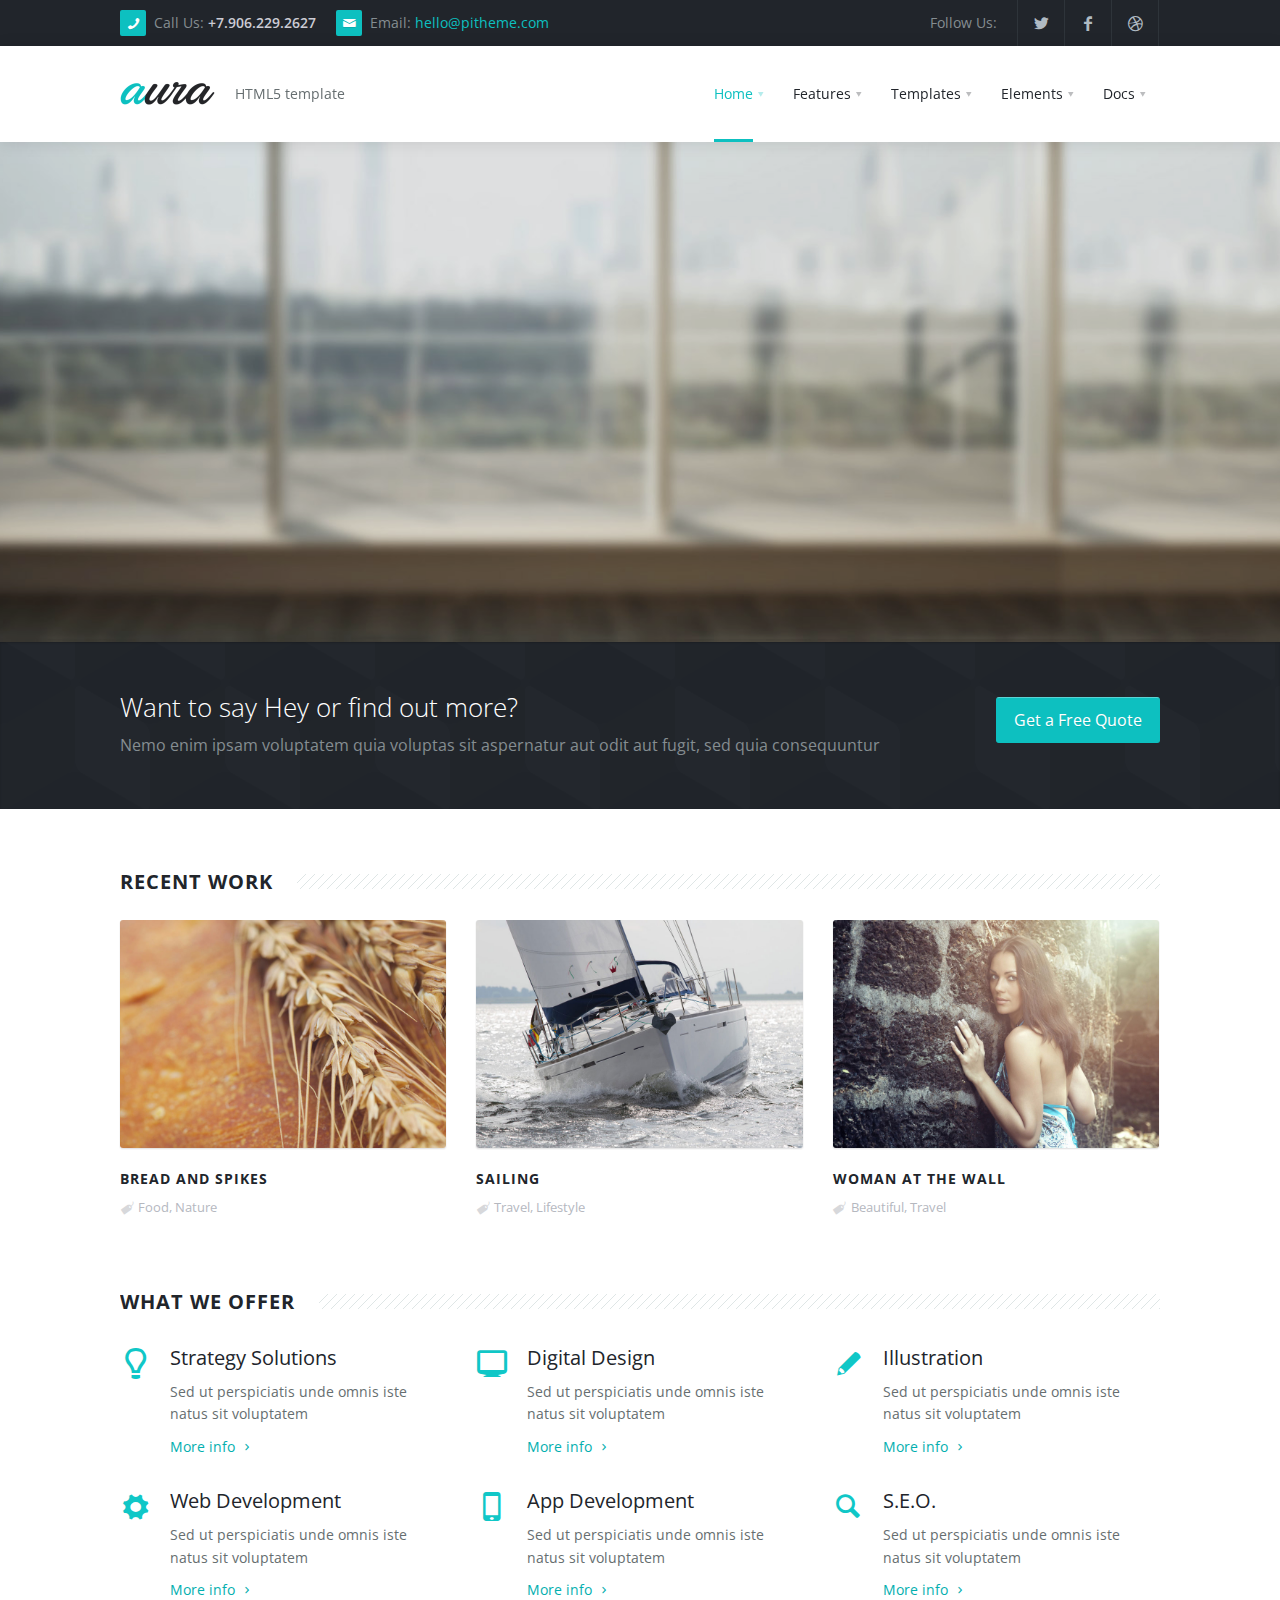
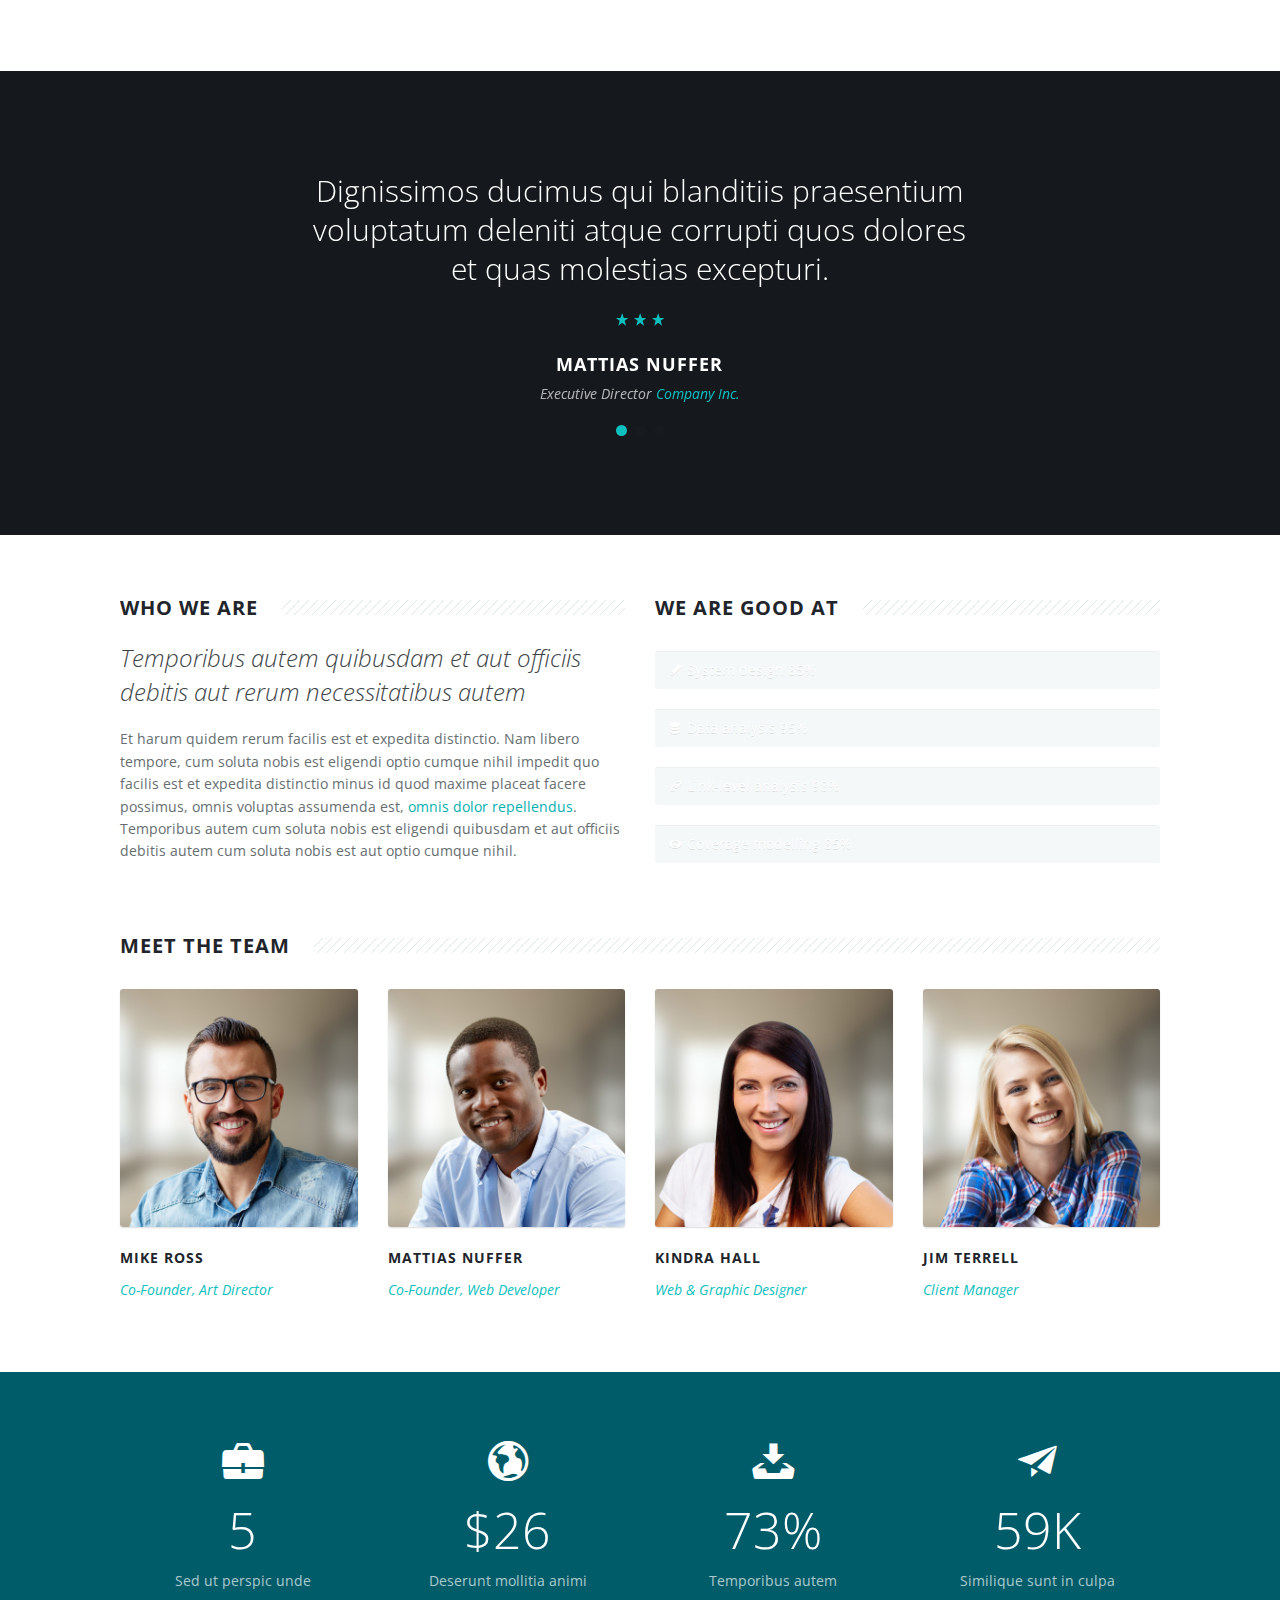
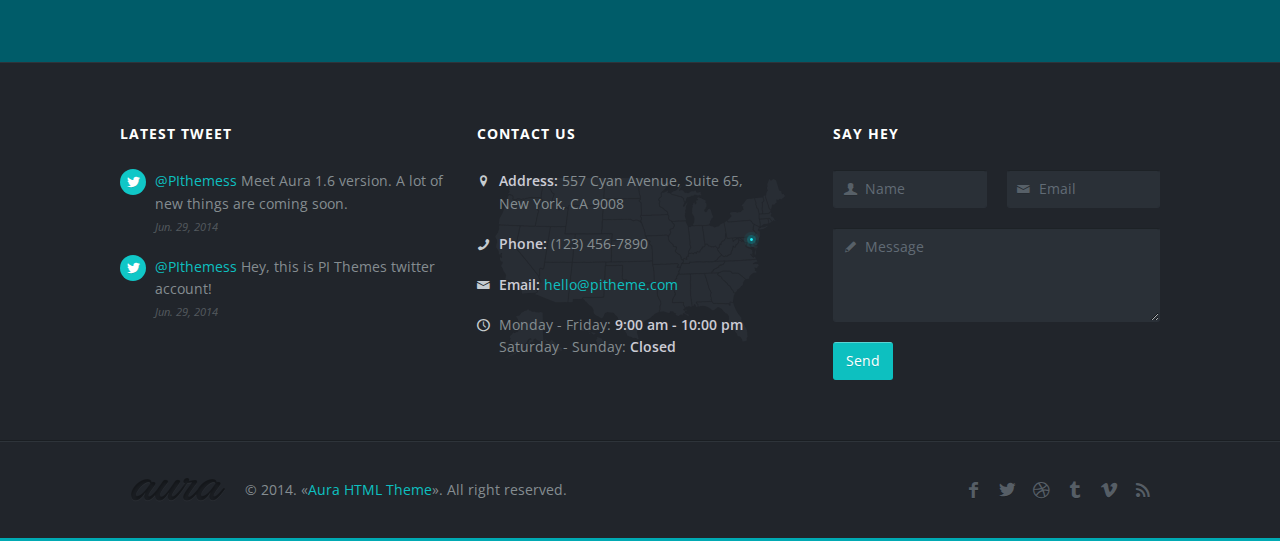
<file: index.html>
<!DOCTYPE html>
<html>
<head>
	<meta charset="utf-8"/>
	<meta name="viewport" content="width=device-width, initial-scale=1, user-scalable=no"/>
	<title>Aura professional responsive template</title>
	
	<link rel="shortcut icon" href="/favicon.ico"/>

	
	<link rel="stylesheet" type="text/css" href="3dParty/bootstrap/css/bootstrap.min.css"/>
	
	<link rel="stylesheet" type="text/css" href="css/global.css"/>
	
	<link rel="stylesheet" type="text/css" href="3dParty/rs-plugin/css/pi.settings.css"/>
	
	<link rel="stylesheet" type="text/css" href="css/typo.css"/>
	
	<link rel="stylesheet" type="text/css" href="css/tooltips.css"/>
	
	<link rel="stylesheet" type="text/css" href="3dParty/colorbox/colorbox.css"/>
	
	<link rel="stylesheet" type="text/css" href="css/portfolio.css"/>
	
	<link rel="stylesheet" type="text/css" href="css/slider.css"/>
	
	<link rel="stylesheet" type="text/css" href="css/counters.css"/>
	
	<link rel="stylesheet" type="text/css" href="css/social.css"/>
	

	<!--Fonts-->
	<link href='http://fonts.googleapis.com/css?family=Open+Sans:300italic,400italic,600italic,700italic,800italic,400,300,600,700,800&amp;subset=latin,cyrillic'
		  rel='stylesheet' type='text/css'/>

	<!--Fonts with Icons-->
	<link rel="stylesheet" href="3dParty/fontello/css/fontello.css"/>

</head>
<body>

<div id="pi-all">

<!-- Header -->
<div class="pi-header">

<!-- Header row -->
<div class="pi-section-w pi-section-dark">
	<div class="pi-section pi-row-sm">

		<!-- Phone -->
		<div class="pi-row-block pi-row-block-txt">
			<i class="pi-row-block-icon icon-phone pi-icon-base pi-icon-square"></i>Call Us:
			<strong>+7.906.229.2627</strong>
		</div>
		<!-- End phone -->

		<!-- Email -->
		<div class="pi-row-block pi-row-block-txt pi-hidden-xs"><i
				class="pi-row-block-icon icon-mail pi-icon-base pi-icon-square"></i>Email: <a
				href="#">hello@pitheme.com</a>
		</div>
		<!-- End email -->

		<!-- Social icons -->
		<div class="pi-row-block pi-pull-right pi-hidden-2xs">
			<ul class="pi-social-icons pi-stacked pi-jump pi-full-height pi-bordered pi-small pi-colored-bg clearFix">
				<li><a href="#" class="pi-social-icon-twitter"><i class="icon-twitter"></i></a></li>
				<li><a href="#" class="pi-social-icon-facebook"><i class="icon-facebook"></i></a></li>
				<li><a href="#" class="pi-social-icon-dribbble"><i class="icon-dribbble"></i></a></li>
			</ul>
		</div>
		<!-- End social icons -->

		<!-- Text -->
		<div class="pi-row-block pi-row-block-txt pi-pull-right pi-hidden-xs">Follow Us:</div>
		<!-- End text -->

	</div>
</div>
<!-- End header row -->

<div class="pi-header-sticky">
<!-- Header row -->
<div class="pi-section-w pi-section-white pi-shadow-bottom pi-row-reducible">
<div class="pi-section pi-row-lg">

<!-- Logo -->
<div class="pi-row-block pi-row-block-logo">
	<a href="index.html"><img src="img/logo-base.png" alt=""></a>
</div>
<!-- End logo -->

<!-- Text -->
<div class="pi-row-block pi-row-block-txt pi-hidden-2xs">HTML5 template</div>
<!-- End text -->

<!-- Menu -->
<div class="pi-row-block pi-pull-right">
	<ul class="pi-simple-menu pi-has-hover-border pi-full-height pi-hidden-sm">
		<li class="pi-has-dropdown active"><a href="index.html"><span>Home</span></a>
			<ul class="pi-submenu pi-has-border pi-items-have-borders pi-has-shadow pi-submenu-dark">
				<li><a href="index.html"><span>Home 1</span></a></li>
				<li><a href="home-home-2.html"><span>Home 2</span></a></li>
				<li><a href="home-home-3.html"><span>Home 3</span></a></li>
				<li><a href="home-home-4.html"><span>Home 4</span></a></li>
				<li><a href="home-home-5.html"><span>Home 5</span></a></li>
				<li><a href="home-home-6.html"><span>Home 6</span></a></li>
				<li><a href="home-home-7.html"><span>Home 7</span></a></li>
				<li><a href="home-home-8.html"><span>Home 8</span></a></li>
				<li><a href="home-home-9.html"><span>Home 9</span></a></li>
				<li><a href="home-home-10.html"><span>Home 10</span></a></li>
				<li><a href="home-home-11.html"><span>Home 11</span></a></li>
				<li><a href="home-home-12.html"><span>Home 12</span></a></li>
				<li><a href="home-onepage-1.html"><span>Onepage 1</span></a></li>
				<li><a href="home-onepage-2.html"><span>Onepage 2</span></a></li>
				<li><a href="home-onepage-3.html"><span>Onepage 3</span></a></li>
			</ul>
		</li>
		<li class="pi-has-dropdown"><a href="headers-headers-light.html"><span>Features</span></a>
			<ul class="pi-submenu pi-has-border pi-items-have-borders pi-has-shadow pi-submenu-dark">
				<li class="pi-has-dropdown"><a href="headers-headers-light.html"><span>Headers</span></a>
					<ul class="pi-submenu">
						<li><a href="headers-headers-light.html"><span>Headers Light</span></a></li>
						<li><a href="headers-headers-dark.html"><span>Headers Dark</span></a></li>
						<li><a href="headers-headers-base.html"><span>Headers Base</span></a></li>
					</ul>
				</li>
				<li class="pi-has-dropdown"><a href="footers-footers-light.html"><span>Footers</span></a>
					<ul class="pi-submenu">
						<li><a href="footers-footers-light.html"><span>Footers Light</span></a></li>
						<li><a href="footers-footers-dark.html"><span>Footers Dark</span></a></li>
						<li><a href="footers-footers-base.html"><span>Footers Base</span></a></li>
					</ul>
				</li>
				<li class="pi-has-dropdown"><a href="utility-utility-alignment.html"><span>Utility</span></a>
					<ul class="pi-submenu">
						<li><a href="utility-utility-grid.html"><span>Utility grid</span></a></li>
						<li><a href="utility-utility-visibility.html"><span>Utility visibility</span></a></li>
						<li><a href="utility-utility-alignment.html"><span>Utility alignment</span></a></li>
					</ul>
				</li>
				<li><a href="typo.html"><span>Typography</span></a></li>
				<li><a href="animations.html"><span>Animations</span></a></li>
				<li><a href="icons.html"><span>Icons</span></a></li>
			</ul>
		</li>
		<li class="pi-has-dropdown pi-has-dropdown-wide"><a href="about-about-1.html"><span>Templates</span></a>
			<div class="pi-submenu-wide pi-submenu-wide-dark pi-has-border" style="box-shadow: 0 5px 20px rgba(0,0,0,0.2);">
				<div class="pi-section pi-section-dark pi-no-padding pi-clearfix">
					<div class="pi-bordered">
						<div class="pi-col pi-col-sm-3 pi-padding-top-15 pi-no-padding-bottom">
							<ul class="pi-list-menu pi-list-with-icons pi-list-icons-right-open pi-margin-bottom-15">
								<li><a href="about-about-1.html"><span>About Company 1</span></a></li>
								<li><a href="about-about-2.html"><span>About Company 2</span></a></li>
								<li><a href="about-about-3.html"><span>About Company 3</span></a></li>
								<li><a href="about-about-4.html"><span>About Company 4</span></a></li>
								<li><a href="services-services-1.html"><span>Services 1</span></a></li>
								<li><a href="services-services-2.html"><span>Services 2</span></a></li>
								<li><a href="services-services-3.html"><span>Services 3</span></a></li>
								<li><a href="services-services-4.html"><span>Services 4</span></a></li>
								<li><a href="services-services-5.html"><span>Services 5</span></a></li>
								<li><a href="services-services-6.html"><span>Services 6</span></a></li>
								<li><a href="services-services-7.html"><span>Services 7</span></a></li>
								<li><a href="services-services-8.html"><span>Services 8</span></a></li>
								<li><a href="services-services-9.html"><span>Services 9</span></a></li>
								<li><a href="services-services-10.html"><span>Services 10</span></a></li>
								<li><a href="services-services-11.html"><span>Services 11</span></a></li>
							</ul>
						</div>
						<div class="pi-col pi-col-sm-3 pi-padding-top-15 pi-no-padding-bottom">
							<ul class="pi-list-menu pi-list-with-icons pi-list-icons-right-open pi-margin-bottom-15">
								<li><a href="clients-clients-1.html"><span>Clients 1</span></a></li>
								<li><a href="clients-clients-2.html"><span>Clients 2</span></a></li>
								<li><a href="clients-clients-3.html"><span>Clients 3</span></a></li>
								<li><a href="clients-clients-4.html"><span>Clients 4</span></a></li>
								<li><a href="clients-clients-5.html"><span>Clients 5</span></a></li>
								<li><a href="clients-clients-6.html"><span>Clients 6</span></a></li>
								<li><a href="clients-clients-7.html"><span>Clients 7</span></a></li>
								<li><a href="portfolio-portfolio-1.html"><span>Portfolio Classic 1</span></a></li>
								<li><a href="portfolio-portfolio-2.html"><span>Portfolio Classic 2</span></a></li>
								<li><a href="portfolio-portfolio-3.html"><span>Portfolio Classic 3</span></a></li>
								<li><a href="portfolio-portfolio-4.html"><span>Portfolio Classic 4</span></a></li>
								<li><a href="portfolio-portfolio-5.html"><span>Portfolio Classic 5</span></a></li>
								<li><a href="portfolio-portfolio-6.html"><span>Portfolio Classic 6</span></a></li>
								<li><a href="portfolio-portfolio-7.html"><span>Portfolio Classic 7</span></a></li>
								<li><a href="portfolio-portfolio-8.html"><span>Portfolio Classic 8</span></a></li>
							</ul>
						</div>
						<div class="pi-col pi-col-sm-3 pi-padding-top-15 pi-no-padding-bottom">
							<ul class="pi-list-menu pi-list-with-icons pi-list-icons-right-open pi-margin-bottom-15">
								<li><a href="portfolio-portfolio-9.html"><span>Portfolio Classic 9</span></a></li>
								<li><a href="portfolio-portfolio-10.html"><span>Portfolio Classic 10</span></a></li>
								<li><a href="portfolio-portfolio-masonry.html"><span>Portfolio Masonry 1</span></a></li>
								<li><a href="portfolio-portfolio-masonry-2.html"><span>Portfolio Masonry 2</span></a></li>
								<li><a href="portfolio-portfolio-timeline.html"><span>Portfolio Timeline</span></a></li>
								<li><a href="portfolio-portfolio-single.html"><span>Portfolio Single</span></a></li>
								<li><a href="blog-blog-grid-wide.html"><span>Blog Masonry Wide</span></a></li>
								<li><a href="blog-blog-grid-sidebar.html"><span>Blog Masonry + Sidebar</span></a></li>
								<li><a href="blog-blog-timeline-wide.html"><span>Blog Timeline Wide</span></a></li>
								<li><a href="blog-blog-timeline-sidebar.html"><span>Blog Timeline + Sidebar</span></a></li>
								<li><a href="blog-blog-large-image.html"><span>Blog Large image</span></a></li>
								<li><a href="blog-blog-medium-image.html"><span>Blog Medium image</span></a></li>
								<li><a href="blog-blog-small-image.html"><span>Blog Small image</span></a></li>
								<li><a href="blog-blog-single-post.html"><span>Blog Single Post</span></a></li>
								<li><a href="team-team-1.html"><span>Team 1</span></a></li>
							</ul>
						</div>
						<div class="pi-col pi-col-sm-3 pi-padding-top-15 pi-no-padding-bottom">
							<ul class="pi-list-menu pi-list-with-icons pi-list-icons-right-open pi-margin-bottom-15">
								<li><a href="team-team-2.html"><span>Team 2</span></a></li>
								<li><a href="team-team-3.html"><span>Team 3</span></a></li>
								<li><a href="testimonials-testimonials-1.html"><span>Testimonials 1</span></a></li>
								<li><a href="testimonials-testimonials-2.html"><span>Testimonials 2</span></a></li>
								<li><a href="faq-faq-1.html"><span>FAQ 1</span></a></li>
								<li><a href="faq-faq-2.html"><span>FAQ 2</span></a></li>
								<li><a href="contact-contact-1-fancy-header.html"><span>Contact 1</span></a></li>
								<li><a href="contact-contact-2-fancy-header.html"><span>Contact 2</span></a></li>
								<li><a href="layouts-fixed-fluid.html"><span>Layouts Fixed fluid</span></a></li>
								<li><a href="layouts-fluid-fixed.html"><span>Layouts Fluid fixed</span></a></li>
								<li><a href="layouts-fixed-fluid-fixed.html"><span>Layouts Fixed fluid fixed</span></a></li>
								<li><a href="sign-in.html"><span>Sign In</span></a></li>
								<li><a href="sign-up.html"><span>Sign Up</span></a></li>
								<li><a href="404.html"><span>404</span></a></li>
								<li><a href="500.html"><span>500</span></a></li>
							</ul>
						</div>
					</div>
				</div>
			</div>
		</li>
		<li class="pi-has-dropdown pi-has-dropdown-wide"><a href="titlebars-small-breadcrumb-right.html"><span>Elements</span></a>
			<div class="pi-submenu-wide pi-submenu-wide-dark pi-has-border" style="box-shadow: 0 5px 20px rgba(0,0,0,0.2);">
				<div class="pi-section pi-section-dark pi-no-padding pi-clearfix">
					<div class="pi-bordered">
						<div class="pi-col pi-col-sm-3 pi-padding-top-15 pi-no-padding-bottom">
							<ul class="pi-list-menu pi-list-with-icons pi-list-icons-right-open pi-margin-bottom-15">
								<li><a href="titlebars-small-breadcrumb-right.html"><span>Titlebars - Breadcrumb Right</span></a></li>
								<li><a href="titlebars-small-breadcrumb-top.html"><span>Titlebars - Breadcrumb Top</span></a></li>
								<li><a href="titlebars-big-breadcrumb-right.html"><span>Titlebars - Big Breadcrumb Right</span></a></li>
								<li><a href="titlebars-big-breadcrumb-top.html"><span>Titlebars - Big Breadcrumb Top</span></a></li>
								<li><a href="titlebars-only-breadcrumb.html"><span>Titlebars - Only Breadcrumb</span></a></li>
								<li><a href="icon-boxes-horizontal.html"><span>Icon Boxes Horizontal</span></a></li>
								<li><a href="icon-boxes-vertical.html"><span>Icon Boxes Vertical</span></a></li>
								<li><a href="lists-simple.html"><span>Lists Simple</span></a></li>
								<li><a href="lists-icons.html"><span>Lists Icons</span></a></li>
							</ul>
						</div>
						<div class="pi-col pi-col-sm-3 pi-padding-top-15 pi-no-padding-bottom">
							<ul class="pi-list-menu pi-list-with-icons pi-list-icons-right-open pi-margin-bottom-15">
								<li><a href="lists-groups.html"><span>Lists Groups</span></a></li>
								<li><a href="lists-images.html"><span>Lists Images</span></a></li>
								<li><a href="socials-small.html"><span>Socials Complex Small</span></a></li>
								<li><a href="socials.html"><span>Socials Complex</span></a></li>
								<li><a href="socials-big.html"><span>Socials Complex Big</span></a></li>
								<li><a href="socials-simple.html"><span>Socials Simple</span></a></li>
								<li><a href="counters-numbers.html"><span>Counters Numbers</span></a></li>
								<li><a href="counters-progress-bars.html"><span>Counters Progress Bars</span></a></li>
								<li><a href="tabs.html"><span>Tabs</span></a></li>
								<li><a href="tabs-big.html"><span>Tabs Big</span></a></li>
							</ul>
						</div>
						<div class="pi-col pi-col-sm-3 pi-padding-top-15 pi-no-padding-bottom">
							<ul class="pi-list-menu pi-list-with-icons pi-list-icons-right-open pi-margin-bottom-15">
								<li><a href="tables.html"><span>Tables</span></a></li>
								<li><a href="accordions.html"><span>Accordions</span></a></li>
								<li><a href="alert-boxes.html"><span>Alert Boxes</span></a></li>
								<li><a href="boxes.html"><span>Boxes</span></a></li>
								<li><a href="buttons.html"><span>Buttons</span></a></li>
								<li><a href="forms.html"><span>Forms</span></a></li>
								<li><a href="slider.html"><span>Slider</span></a></li>
								<li><a href="google-maps-roadmap.html"><span>Google Maps Roadmap</span></a></li>
								<li><a href="google-maps-grey.html"><span>Google Maps Grey style</span></a></li>
							</ul>
						</div>
						<div class="pi-col pi-col-sm-3 pi-padding-top-15 pi-no-padding-bottom">
							<ul class="pi-list-menu pi-list-with-icons pi-list-icons-right-open pi-margin-bottom-15">
								<li><a href="google-maps-dark.html"><span>Google Maps Dark style</span></a></li>
								<li><a href="google-maps-satellite.html"><span>Google Maps Satellite</span></a></li>
								<li><a href="google-maps-hybrid.html"><span>Google Maps Hybrid</span></a></li>
								<li><a href="images.html"><span>Images</span></a></li>
								<li><a href="pricing-tables.html"><span>Pricing Tables</span></a></li>
								<li><a href="sections.html"><span>Sections</span></a></li>
								<li><a href="testimonials-simple.html"><span>Testimonials Simple</span></a></li>
								<li><a href="testimonials-photo.html"><span>Testimonials With Photo</span></a></li>
								<li><a href="modals.html"><span>Modals</span></a></li>
							</ul>
						</div>
					</div>
				</div>
			</div>
		</li>
		<li class="pi-has-dropdown"><a href="docs-docs.html"><span>Docs</span></a>
			<ul class="pi-submenu pi-has-border pi-items-have-borders pi-has-shadow pi-submenu-dark">
				<li><a href="docs-docs.html"><span>Docs Map</span></a></li>
				<li><a href="docs-quick-start-guide.html"><span>Quick Start Guide</span></a></li>
				<li><a href="docs-credits.html"><span>Credits</span></a></li>
				<li><a href="docs-changelog.html"><span>Changelog</span></a></li>
				<li><a href="docs-theme-structure.html"><span>Theme Structure</span></a></li>
				<li><a href="docs-theme-settings.html"><span>Theme Settings</span></a></li>
			</ul>
		</li>
	</ul>
</div>
<!-- End menu -->

<!-- Mobile menu button -->
<div class="pi-row-block pi-pull-right pi-hidden-lg-only pi-hidden-md-only">
	<button class="btn pi-btn pi-mobile-menu-toggler" data-target="#pi-main-mobile-menu">
		<i class="icon-menu pi-text-center"></i>
	</button>
</div>
<!-- End mobile menu button -->

		<!-- Mobile menu -->
		<div id="pi-main-mobile-menu" class="pi-section-menu-mobile-w pi-section-dark">
			<div class="pi-section-menu-mobile">

				<!-- Search form -->
				<form class="form-inline pi-search-form-wide ng-pristine ng-valid" role="form">
					<div class="pi-input-with-icon">
						<div class="pi-input-icon"><i class="icon-search-1"></i></div>
						<input type="text" class="form-control pi-input-wide" placeholder="Search..">
					</div>
				</form>
				<!-- End search form -->

				<ul class="pi-menu-mobile pi-items-have-borders pi-menu-mobile-dark">
					<li class="active"><a href="index.html"><span>Home</span></a>
						<ul>
							<li><a href="index.html"><span>Home 1</span></a></li>
							<li><a href="home-home-2.html"><span>Home 2</span></a></li>
							<li><a href="home-home-3.html"><span>Home 3</span></a></li>
							<li><a href="home-home-4.html"><span>Home 4</span></a></li>
							<li><a href="home-home-5.html"><span>Home 5</span></a></li>
							<li><a href="home-home-6.html"><span>Home 6</span></a></li>
							<li><a href="home-home-7.html"><span>Home 7</span></a></li>
							<li><a href="home-home-8.html"><span>Home 8</span></a></li>
							<li><a href="home-home-9.html"><span>Home 9</span></a></li>
							<li><a href="home-home-10.html"><span>Home 10</span></a></li>
							<li><a href="home-onepage-1.html"><span>Onepage 1</span></a></li>
							<li><a href="home-onepage-2.html"><span>Onepage 2</span></a></li>
						</ul>
					</li>
					<li><a href="headers-headers-light.html"><span>Features</span></a>
						<ul>
							<li><a href="headers-headers-light.html"><span>Headers</span></a>
								<ul>
									<li><a href="headers-headers-light.html"><span>Headers Light</span></a></li>
									<li><a href="headers-headers-dark.html"><span>Headers Dark</span></a></li>
									<li><a href="headers-headers-base.html"><span>Headers Base</span></a></li>
								</ul>
							</li>
							<li><a href="footers-footers-light.html"><span>Footers</span></a>
								<ul>
									<li><a href="footers-footers-light.html"><span>Footers Light</span></a></li>
									<li><a href="footers-footers-dark.html"><span>Footers Dark</span></a></li>
									<li><a href="footers-footers-base.html"><span>Footers Base</span></a></li>
								</ul>
							</li>
							<li><a href="utility-utility-alignment.html"><span>Utility</span></a>
								<ul>
									<li><a href="utility-utility-grid.html"><span>Utility grid</span></a></li>
									<li><a href="utility-utility-visibility.html"><span>Utility visibility</span></a></li>
									<li><a href="utility-utility-alignment.html"><span>Utility alignment</span></a></li>
								</ul>
							</li>
							<li><a href="typo.html"><span>Typography</span></a></li>
							<li><a href="animations.html"><span>Animations</span></a></li>
							<li><a href="icons.html"><span>Icons</span></a></li>
						</ul>
					</li>
					<li><a href="about-about-1.html"><span>Templates</span></a>
						<ul>
							<li><a href="about-about-1.html"><span>About Company 1</span></a></li>
							<li><a href="about-about-2.html"><span>About Company 2</span></a></li>
							<li><a href="about-about-3.html"><span>About Company 3</span></a></li>
							<li><a href="about-about-4.html"><span>About Company 4</span></a></li>
							<li><a href="services-services-1.html"><span>Services 1</span></a></li>
							<li><a href="services-services-2.html"><span>Services 2</span></a></li>
							<li><a href="services-services-3.html"><span>Services 3</span></a></li>
							<li><a href="services-services-4.html"><span>Services 4</span></a></li>
							<li><a href="services-services-5.html"><span>Services 5</span></a></li>
							<li><a href="services-services-6.html"><span>Services 6</span></a></li>
							<li><a href="services-services-7.html"><span>Services 7</span></a></li>
							<li><a href="services-services-8.html"><span>Services 8</span></a></li>
							<li><a href="services-services-9.html"><span>Services 9</span></a></li>
							<li><a href="services-services-10.html"><span>Services 10</span></a></li>
							<li><a href="services-services-11.html"><span>Services 11</span></a></li>
							<li><a href="clients-clients-1.html"><span>Clients 1</span></a></li>
							<li><a href="clients-clients-2.html"><span>Clients 2</span></a></li>
							<li><a href="clients-clients-3.html"><span>Clients 3</span></a></li>
							<li><a href="clients-clients-4.html"><span>Clients 4</span></a></li>
							<li><a href="clients-clients-5.html"><span>Clients 5</span></a></li>
							<li><a href="clients-clients-6.html"><span>Clients 6</span></a></li>
							<li><a href="clients-clients-7.html"><span>Clients 7</span></a></li>
							<li><a href="portfolio-portfolio-1.html"><span>Portfolio Classic 1</span></a></li>
							<li><a href="portfolio-portfolio-2.html"><span>Portfolio Classic 2</span></a></li>
							<li><a href="portfolio-portfolio-3.html"><span>Portfolio Classic 3</span></a></li>
							<li><a href="portfolio-portfolio-4.html"><span>Portfolio Classic 4</span></a></li>
							<li><a href="portfolio-portfolio-5.html"><span>Portfolio Classic 5</span></a></li>
							<li><a href="portfolio-portfolio-6.html"><span>Portfolio Classic 6</span></a></li>
							<li><a href="portfolio-portfolio-7.html"><span>Portfolio Classic 7</span></a></li>
							<li><a href="portfolio-portfolio-8.html"><span>Portfolio Classic 8</span></a></li>
							<li><a href="portfolio-portfolio-9.html"><span>Portfolio Classic 9</span></a></li>
							<li><a href="portfolio-portfolio-10.html"><span>Portfolio Classic 10</span></a></li>
							<li><a href="portfolio-portfolio-masonry.html"><span>Portfolio Masonry 1</span></a></li>
							<li><a href="portfolio-portfolio-masonry-2.html"><span>Portfolio Masonry 2</span></a></li>
							<li><a href="portfolio-portfolio-timeline.html"><span>Portfolio Timeline</span></a></li>
							<li><a href="blog-blog-grid-wide.html"><span>Blog Masonry Wide</span></a></li>
							<li><a href="blog-blog-grid-sidebar.html"><span>Blog Masonry + Sidebar</span></a></li>
							<li><a href="blog-blog-timeline-wide.html"><span>Blog Timeline Wide</span></a></li>
							<li><a href="blog-blog-timeline-sidebar.html"><span>Blog Timeline + Sidebar</span></a></li>
							<li><a href="blog-blog-large-image.html"><span>Blog Large image</span></a></li>
							<li><a href="blog-blog-medium-image.html"><span>Blog Medium image</span></a></li>
							<li><a href="blog-blog-small-image.html"><span>Blog Small image</span></a></li>
							<li><a href="blog-blog-single-post.html"><span>Blog Single Post</span></a></li>
							<li><a href="team-team-1.html"><span>Team 1</span></a></li>
							<li><a href="team-team-2.html"><span>Team 2</span></a></li>
							<li><a href="team-team-3.html"><span>Team 3</span></a></li>
							<li><a href="testimonials-testimonials-1.html"><span>Testimonials 1</span></a></li>
							<li><a href="testimonials-testimonials-2.html"><span>Testimonials 2</span></a></li>
							<li><a href="faq-faq-1.html"><span>FAQ 1</span></a></li>
							<li><a href="faq-faq-2.html"><span>FAQ 2</span></a></li>
							<li><a href="contact-contact-1-fancy-header.html"><span>Contact 1</span></a></li>
							<li><a href="contact-contact-2-fancy-header.html"><span>Contact 2</span></a></li>
							<li><a href="layouts-fixed-fluid.html"><span>Layouts Fixed fluid</span></a></li>
							<li><a href="layouts-fluid-fixed.html"><span>Layouts Fluid fixed</span></a></li>
							<li><a href="layouts-fixed-fluid-fixed.html"><span>Layouts Fixed fluid fixed</span></a></li>
							<li><a href="sign-in.html"><span>Sign In</span></a></li>
							<li><a href="sign-up.html"><span>Sign Up</span></a></li>
							<li><a href="404.html"><span>404</span></a></li>
							<li><a href="500.html"><span>500</span></a></li>
						</ul>
					</li>
					<li><a href="titlebars-small-breadcrumb-right.html"><span>Elements</span></a>
						<ul>
							<li><a href="titlebars-small-breadcrumb-right.html"><span>Titlebars - Breadcrumb Right</span></a></li>
							<li><a href="titlebars-small-breadcrumb-top.html"><span>Titlebars - Breadcrumb Top</span></a></li>
							<li><a href="titlebars-big-breadcrumb-right.html"><span>Titlebars - Big Breadcrumb Right</span></a></li>
							<li><a href="titlebars-big-breadcrumb-top.html"><span>Titlebars - Big Breadcrumb Top</span></a></li>
							<li><a href="titlebars-only-breadcrumb.html"><span>Titlebars - Only Breadcrumb</span></a></li>
							<li><a href="icon-boxes-horizontal.html"><span>Icon Boxes Horizontal</span></a></li>
							<li><a href="icon-boxes-vertical.html"><span>Icon Boxes Vertical</span></a></li>
							<li><a href="lists-simple.html"><span>Lists Simple</span></a></li>
							<li><a href="lists-icons.html"><span>Lists Icons</span></a></li>
							<li><a href="lists-groups.html"><span>Lists Groups</span></a></li>
							<li><a href="lists-images.html"><span>Lists Images</span></a></li>
							<li><a href="socials-small.html"><span>Socials Complex Small</span></a></li>
							<li><a href="socials.html"><span>Socials Complex</span></a></li>
							<li><a href="socials-big.html"><span>Socials Complex Big</span></a></li>
							<li><a href="socials.html"><span>Socials Simple</span></a></li>
							<li><a href="counters-numbers.html"><span>Counters Numbers</span></a></li>
							<li><a href="counters-progress-bars.html"><span>Counters Progress Bars</span></a></li>
							<li><a href="tabs.html"><span>Tabs</span></a></li>
							<li><a href="tabs-big.html"><span>Tabs Big</span></a></li>
							<li><a href="tables.html"><span>Tables</span></a></li>
							<li><a href="accordions.html"><span>Accordions</span></a></li>
							<li><a href="alert-boxes.html"><span>Alert Boxes</span></a></li>
							<li><a href="boxes.html"><span>Boxes</span></a></li>
							<li><a href="buttons.html"><span>Buttons</span></a></li>
							<li><a href="forms.html"><span>Forms</span></a></li>
							<li><a href="slider.html"><span>Slider</span></a></li>
							<li><a href="google-maps-roadmap.html"><span>Google Maps Roadmap</span></a></li>
							<li><a href="google-maps-grey.html"><span>Google Maps Grey style</span></a></li>
							<li><a href="google-maps-dark.html"><span>Google Maps Dark style</span></a></li>
							<li><a href="google-maps-satellite.html"><span>Google Maps Satellite</span></a></li>
							<li><a href="google-maps-hybrid.html"><span>Google Maps Hybrid</span></a></li>
							<li><a href="images.html"><span>Images</span></a></li>
							<li><a href="pricing-tables.html"><span>Pricing Tables</span></a></li>
							<li><a href="sections.html"><span>Sections</span></a></li>
							<li><a href="testimonials-simple.html"><span>Simple</span></a></li>
							<li><a href="testimonials-photo.html"><span>With Photo</span></a></li>
						</ul>
					</li>
					<li><a href="docs-docs.html"><span>Docs</span></a>
						<ul>
							<li><a href="docs-docs.html"><span>Docs Map</span></a></li>
							<li><a href="docs-quick-start-guide.html"><span>Quick Start Guide</span></a></li>
							<li><a href="docs-credits.html"><span>Credits</span></a></li>
							<li><a href="docs-changelog.html"><span>Changelog</span></a></li>
							<li><a href="docs-theme-structure.html"><span>Theme Structure</span></a></li>
							<li><a href="docs-theme-settings.html"><span>Theme Settings</span></a></li>
						</ul>
					</li>
				</ul>

			</div>
		</div>
		<!-- End mobile menu -->

</div>
</div>
<!-- End header row -->
</div>

</div>
<!-- End header -->

<div id="page"><!-- - - - - - - - - - SECTION - - - - - - - - - -->

<div class="tp-banner-container">
<div class="tp-banner pi-revolution-slider" >
<ul class="">	

<!-- SLIDE -->
<li data-transition="fade" data-slotamount="1" data-masterspeed="1000" >
<!-- MAIN IMAGE -->
<img src="img_external/revolution-slider/back-7.jpg"  alt=""  data-bgfit="cover" data-bgposition="center top" data-bgrepeat="no-repeat">
<!-- LAYERS -->

<!-- LAYER NR. 1 -->
<div class="tp-caption sfl fadeout"
	 data-x="480"
	 data-y="90"
	 data-speed="800"
	 data-start="1500"
	 data-easing="Power4.easeOut"
	 data-endspeed="300"
	 data-endeasing="Power1.easeIn"
	 data-captionhidden="on"
	 style="z-index: 3"><img src="img_external/revolution-slider/young-women.png" alt="">
</div>

<!-- LAYER NR. 2 -->
<div class="tp-caption sfr fadeout"
	 data-x="780"
	 data-y="50"
	 data-speed="800"
	 data-start="1800"
	 data-easing="Power4.easeOut"
	 data-endspeed="300"
	 data-endeasing="Power1.easeIn"
	 data-captionhidden="on"
	 style="z-index: 4"><img src="img_external/revolution-slider/young-men.png" alt="">
</div>

<!-- LAYER NR. 3 -->
<div class="tp-caption sft str"
	 data-x="45" data-hoffset="0"
	 data-y="157"
	 data-speed="500"
	 data-start="2400"
	 data-easing="Back.easeInOut"
	 data-endspeed="300"
	 style="z-index: 5; font-size: 34px; color: #21252b; font-weight: 600; letter-spacing: 1px; text-transform: uppercase; line-height: 40px; background: rgba(255, 255, 255, 0.9); padding: 12px 16px; border-radius: 3px; box-shadow: 0 1px 1px rgba(0,0,0,0.15);">
	 AURA BY PI THEMES
</div>

<!-- LAYER NR. 4 -->
<div class="tp-caption sfl str"
	 data-x="45" data-hoffset="0"
	 data-y="236"
	 data-speed="500"
	 data-start="2600"
	 data-easing="Back.easeInOut"
	 data-endspeed="300"
	 style="z-index: 6; font-size: 20px; color: #fff; font-weight: 300; line-height: 28px; background: rgba(33, 37, 43, 0.8); padding: 12px 16px; border-radius: 3px;">
	 Create cute websites fast with us!
</div>

<!-- LAYER NR. 5 -->
<div class="tp-caption sfb str"
	 data-x="45" data-hoffset="0"
	 data-y="303"
	 data-speed="500"
	 data-start="2800"
	 data-easing="Back.easeInOut"
	 data-endspeed="300"
	 style="z-index: 7;">
	 <a href="http://themeforest.net/item/aura-responsive-multipurpose-template/7786132" class="btn pi-btn-base">
		See on Envato
	</a>
</div>

</li>	

<!-- SLIDE  -->
<li data-transition="fade" data-slotamount="1" data-masterspeed="1000" >
<!-- MAIN IMAGE -->
<img src="img_external/revolution-slider/back-8.jpg"  alt=""  data-bgfit="cover" data-bgposition="center top" data-bgrepeat="no-repeat">
<!-- LAYERS -->

<!-- LAYER NR. 1 -->
<div class="tp-caption sfb fadeout"
	 data-x="535"
	 data-y="28"
	 data-speed="800"
	 data-start="1500"
	 data-easing="Power4.easeOut"
	 data-endspeed="300"
	 data-endeasing="Power1.easeIn"
	 data-captionhidden="on"
	 style="z-index: 3"><img src="img_external/revolution-slider/pad-hands.png" alt="">
</div>

<!-- LAYER NR. 2 -->
<div class="tp-caption fade fadeout"
	 data-x="677"
	 data-y="72"
	 data-speed="300"
	 data-start="1700"
	 data-easing="Power4.easeOut"
	 data-endspeed="0"
	 data-endeasing="Power1.easeIn"
	 data-captionhidden="on"
	 style="z-index: 4"><img src="img_external/revolution-slider/drawing-boy-1.png" alt="">
</div>

<!-- LAYER NR. 3 -->
<div class="tp-caption fade fadeout"
	 data-x="677"
	 data-y="72"
	 data-speed="300"
	 data-start="3000"
	 data-easing="Power4.easeOut"
	 data-endspeed="0"
	 data-endeasing="Power1.easeIn"
	 data-captionhidden="on"
	 style="z-index: 5"><img src="img_external/revolution-slider/drawing-boy-2.png" alt="">
</div>

<!-- LAYER NR. 4 -->
<div class="tp-caption sft str"
	 data-x="45" data-hoffset="0"
	 data-y="157"
	 data-speed="500"
	 data-start="2400"
	 data-easing="Back.easeInOut"
	 data-endspeed="300"
	 style="z-index: 6; font-size: 34px; color: #21252b; font-weight: 600; letter-spacing: 1px; text-transform: uppercase; line-height: 40px; background: rgba(255, 255, 255, 0.9); padding: 12px 16px; border-radius: 3px; box-shadow: 0 1px 1px rgba(0,0,0,0.15);">
	 Modi Tempora Incidunt
</div>

<!-- LAYER NR. 5 -->
<div class="tp-caption sfl str"
	 data-x="45" data-hoffset="0"
	 data-y="236"
	 data-speed="500"
	 data-start="2600"
	 data-easing="Back.easeInOut"
	 data-endspeed="300"
	 style="z-index: 7; font-size: 20px; color: #fff; font-weight: 300; line-height: 28px; background: rgba(33, 37, 43, 0.8); padding: 12px 16px; border-radius: 3px;">
	 Dolore Magnam Aliquam Quaerat Voluptatem
</div>

<!-- LAYER NR. 6 -->
<div class="tp-caption sfb str"
	 data-x="45" data-hoffset="0"
	 data-y="303"
	 data-speed="500"
	 data-start="2800"
	 data-easing="Back.easeInOut"
	 data-endspeed="300"
	 style="z-index: 8;">
	<a href="#" class="btn pi-btn-base">
		<i class="icon-cog pi-icon-left"></i>Our services
	</a>
</div>

</li>

<!-- SLIDE  -->
<li data-transition="fade" data-slotamount="1" data-masterspeed="1000" >
<!-- MAIN IMAGE -->
<img src="img_external/revolution-slider/back-10.jpg"  alt=""  data-bgfit="cover" data-bgposition="center top" data-bgrepeat="no-repeat">
<!-- LAYERS -->

<!-- LAYER NR. 1 -->
<div class="tp-caption sfb fadeout"
	 data-x="815"
	 data-y="252"
	 data-speed="900"
	 data-start="1000"
	 data-easing="Power4.easeOut"
	 data-endspeed="300"
	 data-endeasing="Power1.easeIn"
	 data-captionhidden="on"
	 style="z-index: 3"><img src="img_external/revolution-slider/men-head.png" alt="">
</div>

<!-- LAYER NR. 2 -->
<div class="tp-caption sfb fadeout"
	 data-x="435"
	 data-y="270"
	 data-speed="900"
	 data-start="1300"
	 data-easing="Power4.easeOut"
	 data-endspeed="300"
	 data-endeasing="Power1.easeIn"
	 data-captionhidden="on"
	 style="z-index: 4"><img src="img_external/revolution-slider/women-head.png" alt="">
</div>

<!-- LAYER NR. 3 -->
<div class="tp-caption sft fadeout"
	 data-x="720"
	 data-y="97"
	 data-speed="800"
	 data-start="2000"
	 data-easing="Power4.easeOut"
	 data-endspeed="300"
	 data-endeasing="Power1.easeIn"
	 data-captionhidden="on"
	 style="z-index: 5"><img src="img_external/revolution-slider/light-bulb-3.png" alt="">
</div>

<!-- LAYER NR. 4 -->
<div class="tp-caption fade fadeout"
	 data-x="669"
	 data-y="43"
	 data-speed="500"
	 data-start="2400"
	 data-easing="Power4.easeOut"
	 data-endspeed="300"
	 data-endeasing="Power1.easeIn"
	 data-captionhidden="on"
	 style="z-index: 6"><img src="img_external/revolution-slider/light-bulb-4.png" alt="">
</div>

<!-- LAYER NR. 5 -->
<div class="tp-caption sft str"
	 data-x="45" data-hoffset="0"
	 data-y="157"
	 data-speed="500"
	 data-start="2400"
	 data-easing="Back.easeInOut"
	 data-endspeed="300"
	 style="z-index: 7; font-size: 34px; color: #21252b; font-weight: 600; letter-spacing: 1px; text-transform: uppercase; line-height: 40px; background: rgba(255, 255, 255, 0.9); padding: 12px 16px; border-radius: 3px; box-shadow: 0 1px 1px rgba(0,0,0,0.15);">
	 Voluptas Assumenda Est
</div>

<!-- LAYER NR. 6 -->
<div class="tp-caption sfl str"
	 data-x="45" data-hoffset="0"
	 data-y="236"
	 data-speed="500"
	 data-start="2600"
	 data-easing="Back.easeInOut"
	 data-endspeed="300"
	 style="z-index: 8; font-size: 20px; color: #fff; font-weight: 300; line-height: 28px; background: rgba(33, 37, 43, 0.8); padding: 12px 16px; border-radius: 3px;">
	 Quod Maxime Placeat Facere Possimus
</div>

<!-- LAYER NR. 7 -->
<div class="tp-caption sfb str"
	 data-x="45" data-hoffset="0"
	 data-y="303"
	 data-speed="500"
	 data-start="2800"
	 data-easing="Back.easeInOut"
	 data-endspeed="300"
	 style="z-index: 9;">
	 <a href="#" class="btn pi-btn-base">
		<i class="icon-mail pi-icon-left"></i>Get in touch
	</a>
</div>

</li>

</ul>
</div>
</div>

<span class="revolution-slider"></span>

<!-- - - - - - - - - - END SECTION - - - - - - - - - -->

<!-- - - - - - - - - - SECTION - - - - - - - - - -->

<div class="pi-section-w pi-shadow-inside-top pi-section-dark">
	<div class="pi-texture" style="background: url(img/hexagon.png) repeat;"></div>
	<div class="pi-section pi-padding-top-50 pi-padding-bottom-30">
		
		<!-- Row -->
		<div class="pi-row">
			
			<!-- Col 9 -->
			<div class="pi-col-sm-9 pi-center-text-xs">
				<h3 class="pi-weight-300">
					Want to say Hey or find out more?
				</h3>
				
				<p class="lead-16">
					Nemo enim ipsam voluptatem quia voluptas sit aspernatur aut odit aut fugit, sed quia consequuntur
				</p>
			</div>
			<!-- End col 9 -->

			<div class="pi-clearfix pi-visible-xs"></div>

			<!-- Col 3 -->
			<div class="pi-col-sm-3 pi-text-right pi-center-text-xs">
				<p class="pi-margin-top-5">
					<a href="#" class="btn pi-btn-base pi-btn-no-border pi-btn-big">
						Get a Free Quote
					</a>
				</p>
			</div>
			<!-- End col 3 -->
			
		</div>
		<!-- End row -->

	</div>
</div>

<!-- - - - - - - - - - END SECTION - - - - - - - - - -->

<!-- - - - - - - - - - SECTION - - - - - - - - - -->

<div class="pi-section-w pi-section-white piCounter">
	<div class="pi-section pi-padding-bottom-30">
		
		<h2 class="h4 pi-weight-700 pi-uppercase pi-letter-spacing pi-has-bg pi-margin-bottom-25">
			Recent Work
		</h2>
		
		<!-- Portfolio gallery -->
		<div class="pi-row pi-liquid-col-xs-3 pi-gallery pi-padding-bottom-20">
			
			<!-- Portfolio item -->
			<div class="pi-gallery-item pi-padding-bottom-40">
				<div class="pi-img-w pi-img-round-corners pi-img-shadow">
					<a href="img_external/gallery/bread-and-spikes.jpg" class="pi-colorbox">
						<img src="img_external/gallery/bread-and-spikes.jpg" alt="">
						<div class="pi-img-overlay pi-img-overlay-darker">
							<div class="pi-caption-centered">
								<div>
									<span class="pi-caption-icon pi-caption-scale icon-search"></span>
								</div>
							</div>
						</div>
					</a>
				</div>
				<h3 class="h6 pi-weight-700 pi-uppercase pi-letter-spacing pi-margin-bottom-5"><a href="#" class="pi-link-dark">Bread and spikes</a></h3>
				<ul class="pi-meta">
					<li><i class="icon-tag"></i><a href="#">Food</a>, <a href="#">Nature</a></li>
				</ul>
			</div>
			<!-- End portfolio item -->
			
			<!-- Portfolio item -->
			<div class="pi-gallery-item pi-padding-bottom-40">
				<div class="pi-img-w pi-img-round-corners pi-img-shadow">
					<a href="img_external/gallery/sailing.jpg" class="pi-colorbox">
						<img src="img_external/gallery/sailing.jpg" alt="">
						<div class="pi-img-overlay pi-img-overlay-darker">
							<div class="pi-caption-centered">
								<div>
									<span class="pi-caption-icon pi-caption-scale icon-plus"></span>
								</div>
							</div>
						</div>
					</a>
				</div>
				<h3 class="h6 pi-weight-700 pi-uppercase pi-letter-spacing pi-margin-bottom-5"><a href="#" class="pi-link-dark">Sailing</a></h3>
				<ul class="pi-meta">
					<li><i class="icon-tag"></i><a href="#">Travel</a>, <a href="#">Lifestyle</a></li>
				</ul>
			</div>
			<!-- End portfolio item -->
			
			<!-- Portfolio item -->
			<div class="pi-gallery-item pi-padding-bottom-40">
				<div class="pi-img-w pi-img-round-corners pi-img-shadow">
					<a href="img_external/gallery/woman-at-the-wall.jpg" class="pi-colorbox">
						<img src="img_external/gallery/woman-at-the-wall.jpg" alt="">
						<div class="pi-img-overlay pi-img-overlay-darker">
							<div class="pi-caption-centered">
								<div>
									<span class="pi-caption-icon pi-caption-scale icon-plus"></span>
								</div>
							</div>
						</div>
					</a>
				</div>
				<h3 class="h6 pi-weight-700 pi-uppercase pi-letter-spacing pi-margin-bottom-5"><a href="#" class="pi-link-dark">Woman at the wall</a></h3>
				<ul class="pi-meta">
					<li><i class="icon-tag"></i><a href="#">Beautiful</a>, <a href="#">Travel</a></li>
				</ul>
			</div>
			<!-- End portfolio item -->
			
		</div>
		<!-- End portfolio gallery -->
		
		<h2 class="h4 pi-weight-700 pi-uppercase pi-letter-spacing pi-has-bg pi-margin-bottom-30">
			What We Offer
		</h2>
		
		<!-- Row -->
		<div class="pi-row">
			
			<!-- Col 4 -->
			<div class="pi-col-xs-6 pi-col-sm-4 pi-padding-bottom-10">
			
				<div class="pi-icon-box pi-icon-box-hover">
				
					<div class="pi-icon-box-icon pi-icon-box-icon-base">
						<i class="icon-lamp"></i>
					</div>
					
					<div class="pi-icon-box-content">
					
						<h4><a href="#" class="pi-link-dark">Strategy Solutions</a></h4>

						<p class="pi-margin-bottom-10">
							Sed ut perspiciatis unde omnis iste natus sit voluptatem
						</p>
						
						<p>
							<a href="#">More info<i class="icon-right-open-mini pi-icon-right"></i></a>
						</p>
						
					</div>
					
				</div>
				
			</div>
			<!-- End col 4 -->
			
			<!-- Col 4 -->
			<div class="pi-col-xs-6 pi-col-sm-4 pi-padding-bottom-10">
			
				<div class="pi-icon-box pi-icon-box-hover">
				
					<div class="pi-icon-box-icon pi-icon-box-icon-base">
						<i class="icon-monitor"></i>
					</div>
					
					<div class="pi-icon-box-content">
					
						<h4><a href="#" class="pi-link-dark">Digital Design</a></h4>

						<p class="pi-margin-bottom-10">
							Sed ut perspiciatis unde omnis iste natus sit voluptatem
						</p>
						
						<p>
							<a href="#">More info<i class="icon-right-open-mini pi-icon-right"></i></a>
						</p>
						
					</div>
					
				</div>
				
			</div>
			<!-- End col 4 -->

			<div class="pi-clearfix pi-visible-xs"></div>

			<!-- Col 4 -->
			<div class="pi-col-xs-6 pi-col-sm-4 pi-padding-bottom-10">
			
				<div class="pi-icon-box pi-icon-box-hover">
				
					<div class="pi-icon-box-icon pi-icon-box-icon-base">
						<i class="icon-pencil"></i>
					</div>
					
					<div class="pi-icon-box-content">
					
						<h4><a href="#" class="pi-link-dark">Illustration</a></h4>

						<p class="pi-margin-bottom-10">
							Sed ut perspiciatis unde omnis iste natus sit voluptatem
						</p>
						
						<p>
							<a href="#">More info<i class="icon-right-open-mini pi-icon-right"></i></a>
						</p>
						
					</div>
					
				</div>
				
			</div>
			<!-- End col 4 -->
			
			<div class="pi-clearfix pi-hide pi-visible-sm-only"></div>
			
			<!-- Col 4 -->
			<div class="pi-col-xs-6 pi-col-sm-4 pi-padding-bottom-10">
			
				<div class="pi-icon-box pi-icon-box-hover">
				
					<div class="pi-icon-box-icon pi-icon-box-icon-base">
						<i class="icon-cog"></i>
					</div>
					
					<div class="pi-icon-box-content">
					
						<h4><a href="#" class="pi-link-dark">Web Development</a></h4>

						<p class="pi-margin-bottom-10">
							Sed ut perspiciatis unde omnis iste natus sit voluptatem
						</p>
						
						<p>
							<a href="#">More info<i class="icon-right-open-mini pi-icon-right"></i></a>
						</p>
						
					</div>
					
				</div>
				
			</div>
			<!-- End col 4 -->

			<div class="pi-clearfix pi-visible-xs"></div>

			<!-- Col 4 -->
			<div class="pi-col-xs-6 pi-col-sm-4 pi-padding-bottom-20">
			
				<div class="pi-icon-box pi-icon-box-hover">
				
					<div class="pi-icon-box-icon pi-icon-box-icon-base">
						<i class="icon-mobile"></i>
					</div>
					
					<div class="pi-icon-box-content">
					
						<h4><a href="#" class="pi-link-dark">App Development</a></h4>

						<p class="pi-margin-bottom-10">
							Sed ut perspiciatis unde omnis iste natus sit voluptatem
						</p>
						
						<p>
							<a href="#">More info<i class="icon-right-open-mini pi-icon-right"></i></a>
						</p>
						
					</div>
					
				</div>
				
			</div>
			<!-- End col 4 -->
			
			<!-- Col 4 -->
			<div class="pi-col-xs-6 pi-col-sm-4 pi-padding-bottom-20">
			
				<div class="pi-icon-box pi-icon-box-hover">
				
					<div class="pi-icon-box-icon pi-icon-box-icon-base">
						<i class="icon-search"></i>
					</div>
					
					<div class="pi-icon-box-content">
					
						<h4><a href="#" class="pi-link-dark">S.E.O.</a></h4>

						<p class="pi-margin-bottom-10">
							Sed ut perspiciatis unde omnis iste natus sit voluptatem
						</p>
						
						<p>
							<a href="#">More info<i class="icon-right-open-mini pi-icon-right"></i></a>
						</p>
						
					</div>
					
				</div>
				
			</div>
			<!-- End col 4 -->
			
		</div>
		<!-- End row -->
		
	</div>
</div>

<!-- - - - - - - - - - END SECTION - - - - - - - - - -->
		
<!-- - - - - - - - - - SECTION - - - - - - - - - -->

<div class="pi-section-w pi-section-parallax pi-slider-enabled" style="background-image: url(img_external/gallery/consulting.jpg);">
	<div class="pi-texture" style="background: rgba(30, 35, 41, 0.7);"></div>
	<div class="pi-section pi-padding-top-100 pi-padding-bottom-80">
		
		<!-- Slider -->
		<div class="pi-slider-wrapper pi-slider-arrows-inside pi-slider-show-arrow-hover pi-text-center">
			<div class="pi-slider pi-slider-animate-opacity">
				
				<!-- Row -->
				<div class="pi-row">
					
					<!-- Col 8 -->
					<div class="pi-col-sm-8 pi-col-sm-offset-2">
				
						<!-- Slide -->
						<div class="pi-slide">	
							<p class="lead-30 pi-margin-bottom-20 pi-text-white pi-text-shadow">
								Dignissimos ducimus qui blanditiis praesentium voluptatum deleniti atque corrupti quos dolores et quas molestias excepturi.
							</p>
							<p class="pi-text-base">
								<i class="icon-star">
								</i>
								<i class="icon-star">
								</i>
								<i class="icon-star">
								</i>
							</p>
							<p class="lead-18 pi-weight-700 pi-text-white pi-uppercase pi-letter-spacing pi-margin-bottom-5">
								Mattias Nuffer
							</p>
							<p class="pi-italic">
								Executive Director <a href="#">Company Inc.</a>
							</p>
						</div>
						<!-- End slide -->
						
						<!-- Slide -->
						<div class="pi-slide">	
							<p class="lead-30 pi-margin-bottom-20 pi-text-white pi-text-shadow">
								Voluptatum deleniti atque corrupti quos dolores et quas molestias excepturi at vero eos et accusamus et iusto odio dignis.
							</p>
							<p class="pi-text-base">
								<i class="icon-star">
								</i>
								<i class="icon-star">
								</i>
								<i class="icon-star">
								</i>
							</p>
							<p class="lead-18 pi-weight-700 pi-text-white pi-uppercase pi-letter-spacing pi-margin-bottom-5">
								Jim Terrell
							</p>
							<p class="pi-italic">
								Project Director <a href="#">Company Inc.</a>
							</p>
						</div>
						<!-- End slide -->
						
						<!-- Slide -->
						<div class="pi-slide">	
							<p class="lead-30 pi-margin-bottom-20 pi-text-white pi-text-shadow">
								Corrupti quos dolores et quas molestias excepturi praesentium voluptatum deleniti atque at vero eos et accusamus ducimus.
							</p>
							<p class="pi-text-base">
								<i class="icon-star">
								</i>
								<i class="icon-star">
								</i>
								<i class="icon-star">
								</i>
							</p>
							<p class="lead-18 pi-weight-700 pi-text-white pi-uppercase pi-letter-spacing pi-margin-bottom-5">
								Kindra Hall
							</p>
							<p class="pi-italic">
								Associate Director <a href="#">Company Inc.</a>
							</p>
						</div>
						<!-- End slide -->
				
					</div>
					<!-- End col 8 -->
					
				</div>
				<!-- End row -->
				
			</div>
		</div>
		<!-- End slider -->
		
	</div>
</div>

<!-- - - - - - - - - - END SECTION - - - - - - - - - -->

<!-- - - - - - - - - - SECTION - - - - - - - - - -->

<div class="pi-section-w pi-section-white">
	<div class="pi-section pi-padding-bottom-30">
		
		<!-- Row -->
		<div class="pi-row pi-padding-bottom-10">	
			
			<!-- Col 6 -->
			<div class="pi-col-sm-6 pi-padding-bottom-40">

				<h2 class="h4 pi-weight-700 pi-uppercase pi-letter-spacing pi-has-bg pi-margin-bottom-20">
					Who We Are
				</h2>

				<p class="lead-24 pi-weight-300">
					<em>Temporibus autem quibusdam et aut officiis debitis aut rerum necessitatibus autem</em>
				</p>
				
				<p>
					Et harum quidem rerum facilis est et expedita distinctio. Nam libero tempore, cum soluta nobis est
					eligendi optio cumque nihil impedit quo facilis est et expedita distinctio minus id quod maxime placeat facere possimus, omnis voluptas
					assumenda est, <a href="#">omnis dolor repellendus</a>. Temporibus autem cum soluta nobis est
					eligendi quibusdam et aut officiis debitis autem cum soluta nobis est aut optio cumque nihil.
				</p>

			</div>
			<!-- End col 6 -->
			
			<!-- Col 6 -->
			<div class="pi-col-sm-6 pi-padding-bottom-40">
			
				<h2 class="h4 pi-weight-700 pi-uppercase pi-letter-spacing pi-has-bg pi-margin-bottom-30">
					We Are Good At
				</h2>
				
				<!-- Progress bar -->
				<div class="pi-counter pi-counter-line" data-counter-type="line" data-count-from="0" data-count-to="85" data-easing="easeInCirc" data-duration="2000" data-frames-per-second="10">
					
					<div class="pi-counter-count">
						<p><i class="icon-pencil pi-icon-left"></i>System design 85%</p>
						<div class="pi-counter-progress pi-bar-one"></div>
					</div>
					
				</div>
				<!-- End progress bar -->

				<!-- Progress bar -->
				<div class="pi-counter pi-counter-line" data-counter-type="line" data-count-from="0" data-count-to="95" data-easing="easeInCirc" data-duration="2000" data-frames-per-second="10">

					<div class="pi-counter-count">
						<p><i class="icon-database pi-icon-left"></i>Data analysis 95%</p>
						<div class="pi-counter-progress pi-bar-two"></div>
					</div>

				</div>
				<!-- End progress bar -->
				
				<!-- Progress bar -->
				<div class="pi-counter pi-counter-line pi-slave" data-counter-type="line" data-count-from="0" data-count-to="98" data-easing="easeInCirc" data-duration="2000" data-frames-per-second="10">
					
					<div class="pi-counter-count">
						<p><i class="icon-link pi-icon-left"></i>Link-level analysis 98%</p>
						<div class="pi-counter-progress pi-bar-three"></div>
					</div>
					
				</div>
				<!-- End progress bar -->
				
				<!-- Progress bar -->
				<div class="pi-counter pi-counter-line pi-slave" data-counter-type="line" data-count-from="0" data-count-to="85" data-easing="easeInCirc" data-duration="2000" data-frames-per-second="10">
					
					<div class="pi-counter-count">
						<p><i class="icon-eye pi-icon-left"></i>Coverage modelling 85%</p>
						<div class="pi-counter-progress pi-bar-four"></div>
					</div>
					
				</div>
				<!-- End progress bar -->

			</div>
			<!-- End col 6 -->
			
		</div>
		<!-- End row -->
		
		<h2 class="h4 pi-weight-700 pi-uppercase pi-letter-spacing pi-has-bg pi-margin-bottom-30">
			Meet The Team
		</h2>
		
		<!-- Row -->
		<div class="pi-row">
			
			<!-- Col 3 -->
			<div class="pi-col-xs-6 pi-col-sm-3 pi-padding-bottom-20">
			
				<!-- Team member -->
					<div class="pi-img-w pi-img-round-corners pi-img-shadow">
						<img src="img_external/team/leader-11.jpg" alt="">
						<div class="pi-img-overlay pi-img-overlay-darker">
							<div class="pi-caption-centered">
								<div>
									<a href="#">
										<span class="pi-caption-icon pi-caption-icon-small pi-caption-scale icon-facebook"></span>
									</a>
									<a href="#">
										<span class="pi-caption-icon pi-caption-icon-small pi-caption-scale icon-twitter"></span>
									</a>
									<a href="#">
										<span class="pi-caption-icon pi-caption-icon-small pi-caption-scale icon-dribbble"></span>
									</a>
									<p>
										Nemo enim ipsam voluptatem quia voluptas sit aspernatur aut odit aut fugit
									</p>
								</div>
							</div>
						</div>
					</div>
					<h6 class="pi-weight-700 pi-uppercase pi-letter-spacing">Mike Ross</h6>	
					<p class="pi-italic pi-text-base">
						Co-Founder, Art Director
					</p>
				<!-- End team member -->
				
			</div>
			<!-- End col 3 -->
			
			<!-- Col 3 -->			
			<div class="pi-col-xs-6 pi-col-sm-3 pi-padding-bottom-20">
			
				<!-- Team member -->
					<div class="pi-img-w pi-img-round-corners pi-img-shadow">
						<img src="img_external/team/leader-22.jpg" alt="">
						<div class="pi-img-overlay pi-img-overlay-darker">
							<div class="pi-caption-centered">
								<div>
									<a href="#">
										<span class="pi-caption-icon pi-caption-icon-small pi-caption-scale icon-facebook"></span>
									</a>
									<a href="#">
										<span class="pi-caption-icon pi-caption-icon-small pi-caption-scale icon-github"></span>
									</a>
									<p>
										Nemo enim ipsam voluptatem quia voluptas sit aspernatur aut odit aut fugit
									</p>
								</div>
							</div>
						</div>
					</div>
					<h6 class="pi-weight-700 pi-uppercase pi-letter-spacing">Mattias Nuffer</h6>	
					<p class="pi-italic pi-text-base">
						Co-Founder, Web Developer
					</p>
				<!-- End team member -->
				
			</div>
			<!-- End col 3 -->

			<div class="pi-clearfix pi-visible-xs"></div>

			<!-- Col 3 -->	
			<div class="pi-col-xs-6 pi-col-sm-3 pi-padding-bottom-20">
			
				<!-- Team member -->
					<div class="pi-img-w pi-img-round-corners pi-img-shadow">
						<img src="img_external/team/leader-33.jpg" alt="">
						<div class="pi-img-overlay pi-img-overlay-darker">
							<div class="pi-caption-centered">
								<div>
									<a href="#">
										<span class="pi-caption-icon pi-caption-icon-small pi-caption-scale icon-facebook"></span>
									</a>
									<a href="#">
										<span class="pi-caption-icon pi-caption-icon-small pi-caption-scale icon-instagram"></span>
									</a>
									<p>
										Nemo enim ipsam voluptatem quia voluptas sit aspernatur aut odit aut fugit
									</p>
								</div>
							</div>
						</div>
					</div>
					<h6 class="pi-weight-700 pi-uppercase pi-letter-spacing">Kindra Hall</h6>	
					<p class="pi-italic pi-text-base">
						Web & Graphic Designer
					</p>
				<!-- End team member -->
				
			</div>
			<!-- End col 3 -->
			
			<!-- Col 3 -->	
			<div class="pi-col-xs-6 pi-col-sm-3 pi-padding-bottom-20">
			
				<!-- Team member -->
					<div class="pi-img-w pi-img-round-corners pi-img-shadow">
						<img src="img_external/team/leader-44.jpg" alt="">
						<div class="pi-img-overlay pi-img-overlay-darker">
							<div class="pi-caption-centered">
								<div>
									<a href="#">
										<span class="pi-caption-icon pi-caption-icon-small pi-caption-scale icon-instagram"></span>
									</a>
									<p>
										Nemo enim ipsam voluptatem quia voluptas sit aspernatur aut odit aut fugit
									</p>
								</div>
							</div>
						</div>
					</div>
					<h6 class="pi-weight-700 pi-uppercase pi-letter-spacing">Jim Terrell</h6>	
					<p class="pi-italic pi-text-base">
						Client Manager
					</p>
				<!-- End team member -->
				
			</div>	
			<!-- End col 3 -->
			
		</div>
		<!-- End row -->
		
	</div>
</div>

<!-- - - - - - - - - - END SECTION - - - - - - - - - -->

<!-- - - - - - - - - - SECTION - - - - - - - - - -->

<div class="pi-section-w pi-section-parallax" style="background-image: url(img_external/gallery/new-york.jpg);">
	<div class="pi-texture pi-section-overlay-base"></div>
	<div class="pi-section pi-padding-bottom-30">
		
		<!-- Row -->
		<div class="pi-row pi-grid-small-margins pi-text-center">
			
			<!-- Col 3 -->
			<div class="pi-col-sm-3 pi-col-2xs-6 pi-padding-bottom-20">
				<div class="pi-counter pi-counter-simple" data-count-from="0" data-count-to="5" data-easing="easeInCirc" data-duration="1000" data-frames-per-second="0">
					<div class="pi-counter-count pi-counter-count-big pi-text-white pi-weight-300">
					
						<p>
							<i class="icon-briefcase pi-icon pi-icon-big pi-text-white"></i>
						</p>
					
						<div class="pi-counter-number">5</div>

					</div>
					<p>Sed ut perspic unde</p>
				</div>
			</div>
			<!-- End col 3 -->
			
			<!-- Col 3 -->
			<div class="pi-col-sm-3 pi-col-2xs-6 pi-padding-bottom-20">
				<div class="pi-counter pi-counter-simple" data-count-from="0" data-count-to="26" data-easing="easeInCirc" data-duration="2000" data-frames-per-second="10">
					<div class="pi-counter-count pi-counter-count-big pi-text-white pi-weight-300">

						<p>
							<i class="icon-globe pi-icon pi-icon-big pi-text-white"></i>
						</p>

						$<span class="pi-counter-number">26</span>

					</div>
					<p>Deserunt mollitia animi</p>
				</div>
			</div>
			<!-- End col 3 -->
			
			<!-- Col 3 -->
			<div class="pi-col-sm-3 pi-col-2xs-6 pi-padding-bottom-20">
				<div class="pi-counter pi-counter-simple" data-count-from="0" data-count-to="73" data-easing="easeInCirc" data-duration="3000" data-frames-per-second="10">
					<div class="pi-counter-count pi-counter-count-big pi-text-white pi-weight-300">
					
						<p>
							<i class="icon-download pi-icon pi-icon-big pi-text-white"></i>
						</p>
					
						<span class="pi-counter-number">73</span>%

					</div>
					<p>Temporibus autem</p>
				</div>
			</div>
			<!-- End col 3 -->
			
			<!-- Col 3 -->
			<div class="pi-col-sm-3 pi-col-2xs-6 pi-padding-bottom-20">
				<div class="pi-counter pi-counter-simple" data-count-from="0" data-count-to="59" data-easing="easeInCirc" data-duration="4000" data-frames-per-second="10">
					<div class="pi-counter-count pi-counter-count-big pi-text-white pi-weight-300">
					
						<p>
							<i class="icon-paper-plane pi-icon pi-icon-big pi-text-white"></i>
						</p>
					
						<span class="pi-counter-number">59</span>k

					</div>
					<p>Similique sunt in culpa</p>
				</div>
			</div>
			<!-- End col 3 -->
			
		</div>
		<!-- End row -->
		
	</div>
</div>

<!-- - - - - - - - - - END SECTION - - - - - - - - - --></div>

<!-- Footer -->
<!-- Widget area -->
<div class="pi-section-w pi-border-bottom pi-border-top-light pi-section-dark">
	<div class="pi-section pi-padding-bottom-10">

		<!-- Row -->
		<div class="pi-row">

			<!-- Col 4 -->
			<div class="pi-col-md-4 pi-padding-bottom-30">

				<h6 class="pi-margin-bottom-25 pi-weight-700 pi-uppercase pi-letter-spacing">
					<a href="#" class="pi-link-no-style">Latest Tweet</a>
				</h6>

				<!-- Twitter -->
				<div class="pi-footer-tweets"><ul class="pi-bullets-circle pi-bullets-base pi-bullets pi-list-big-margins"><li><span class="pi-bullet-icon"><i class="icon-twitter"></i></span><a href="http://twitter.com/PIthemess" target="_blank" title="PIthemess on Twitter">@PIthemess</a> Meet Aura 1.6 version. A lot of new things are coming soon. <br><span class="pi-smaller-text pi-italic pi-text-opacity-50">Jun. 29, 2014</span></li><li><span class="pi-bullet-icon"><i class="icon-twitter"></i></span><a href="http://twitter.com/PIthemess" target="_blank" title="PIthemess on Twitter">@PIthemess</a> Hey, this is PI Themes twitter account! <br><span class="pi-smaller-text pi-italic pi-text-opacity-50">Jun. 29, 2014</span></li></ul></div>
				<!-- End twitter -->

			</div>
			<!-- End col 4 -->

			<div class="pi-clearfix pi-hidden-lg-only pi-hidden-md-only"></div>

			<!-- Col 4 -->
			<div class="pi-col-md-4 pi-col-sm-6 pi-padding-bottom-30" style="background-image: url('img/map-base.png'); background-position: 50% 55px; background-repeat: no-repeat;">

				<h6 class="pi-margin-bottom-25 pi-weight-700 pi-uppercase pi-letter-spacing">
					Contact Us
				</h6>

				<!-- Contact info -->
				<ul class="pi-list-with-icons pi-list-big-margins">

					<li>
						<span class="pi-bullet-icon"><i class="icon-location"></i></span>
						<strong>Address:</strong> 557 Cyan Avenue, Suite 65, <br>New York, CA 9008
					</li>

					<li>
						<span class="pi-bullet-icon"><i class="icon-phone"></i></span>
						<strong>Phone:</strong> (123) 456-7890
					</li>

					<li>
						<span class="pi-bullet-icon"><i class="icon-mail"></i></span>
						<strong>Email:</strong> <a href="mailto:hello@pitheme.com">hello@pitheme.com</a>
					</li>

					<li>
						<span class="pi-bullet-icon"><i class="icon-clock"></i></span>
						Monday - Friday: <strong>9:00 am - 10:00 pm</strong>
						<br>
						Saturday - Sunday: <strong>Closed</strong>
					</li>

				</ul>
				<!-- End contact info -->

			</div>
			<!-- End col 4 -->

			<!-- Col 4 -->
			<div class="pi-col-md-4 pi-col-sm-6 pi-padding-bottom-30">

				<h6 class="pi-margin-bottom-25 pi-weight-700 pi-uppercase pi-letter-spacing">
					Say Hey
				</h6>

				<!-- Contact form -->
				<form role="form" action="handlers/formContact.php" class="pi-contact-form">
					<div class="pi-error-container"></div>
					<div class="pi-row pi-grid-small-margins">
						<div class="pi-col-2xs-6">
							<div class="form-group">
								<div class="pi-input-with-icon">
									<div class="pi-input-icon"><i class="icon-user"></i></div>
									<input class="form-control form-control-name" id="exampleInputName"
										   placeholder="Name">
								</div>
							</div>
						</div>
						<div class="pi-col-2xs-6">
							<div class="form-group">
								<div class="pi-input-with-icon">
									<div class="pi-input-icon"><i class="icon-mail"></i></div>
									<input type="email" class="form-control form-control-email" id="exampleInputEmail"
										   placeholder="Email">
								</div>
							</div>
						</div>
					</div>
					<div class="form-group">
						<div class="pi-input-with-icon">
							<div class="pi-input-icon"><i class="icon-pencil"></i></div>
							<textarea class="form-control form-control-comments" id="exampleInputMessage"
									  placeholder="Message"
									  rows="3"></textarea>
						</div>
					</div>
					<p>
						<button type="submit" class="btn pi-btn-base pi-btn-no-border">Send</button>
					</p>
				</form>
				<!-- End contact form -->

			</div>
			<!-- End col 4 -->

		</div>
		<!-- End row -->

	</div>
</div>
<!-- End widget area -->

<!-- Copyright area -->
<div class="pi-section-w pi-section-dark pi-border-top-light pi-border-bottom-strong-base">
	<div class="pi-section pi-row-lg pi-center-text-2xs pi-clearfix">

		<!-- Social icons -->
		<div class="pi-row-block pi-pull-right pi-hidden-2xs">
			<ul class="pi-social-icons-simple pi-small clearFix">
				<li><a href="#" class="pi-social-icon-facebook"><i class="icon-facebook"></i></a></li>
				<li><a href="#" class="pi-social-icon-twitter"><i class="icon-twitter"></i></a></li>
				<li><a href="#" class="pi-social-icon-dribbble"><i class="icon-dribbble"></i></a></li>
				<li><a href="#" class="pi-social-icon-tumblr"><i class="icon-tumblr"></i></a></li>
				<li><a href="#" class="pi-social-icon-vimeo"><i class="icon-vimeo"></i></a></li>
				<li><a href="#" class="pi-social-icon-rss"><i class="icon-rss"></i></a></li>
			</ul>
		</div>
		<!-- End social icons -->

		<!-- Footer logo -->
		<div class="pi-row-block pi-row-block-logo pi-row-block-bordered"><a href="#"><img src="img/logo-opacity-dark.png" alt=""></a></div>
		<!-- End footer logo -->

		<!-- Text -->
		<span class="pi-row-block pi-row-block-txt pi-hidden-xs">&copy; 2014. &laquo;<a href="#">Aura HTML Theme</a>&raquo;.
			All right reserved.
		</span>
		<!-- End text -->

	</div>
</div>
<!-- End copyright area -->
<!-- End footer -->

</div>
<div class="pi-scroll-top-arrow" data-scroll-to="0"></div>

<script src="3dParty/jquery-1.11.0.min.js"></script>
<script src="3dParty/bootstrap/js/bootstrap.min.js"></script>
<script src="3dParty/jquery.touchSwipe.min.js"></script>
<script src="3dParty/gauge.min.js"></script>
<script src="3dParty/inview.js"></script>
<script src="3dParty/rs-plugin/js/jquery.themepunch.tools.min.js"></script>
<script src="3dParty/rs-plugin/js/jquery.themepunch.revolution.min.js"></script>
<script src="3dParty/requestAnimationFramePolyfill.min.js"></script>
<script src="3dParty/jquery.placeholder.js"></script>
<script src="scripts/pi.tooltip.js"></script>
<script src="scripts/pi.init.tooltip.js"></script>
<script src="3dParty/jquery.scrollTo.min.js"></script>
<script src="3dParty/colorbox/jquery.colorbox-min.js"></script>
<script src="scripts/pi.init.revolutionSlider.js"></script>
<script src="scripts/pi.global.js"></script>
<script src="scripts/pi.slider.js"></script>
<script src="scripts/pi.init.slider.js"></script>
<script src="3dParty/jquery.easing.1.3.js"></script>
<script src="scripts/pi.counter.js"></script>
<script src="scripts/pi.init.counter.js"></script>
<script src="scripts/pi.parallax.js"></script>
<script src="scripts/pi.init.parallax.js"></script>


</body>
</html>
</file>
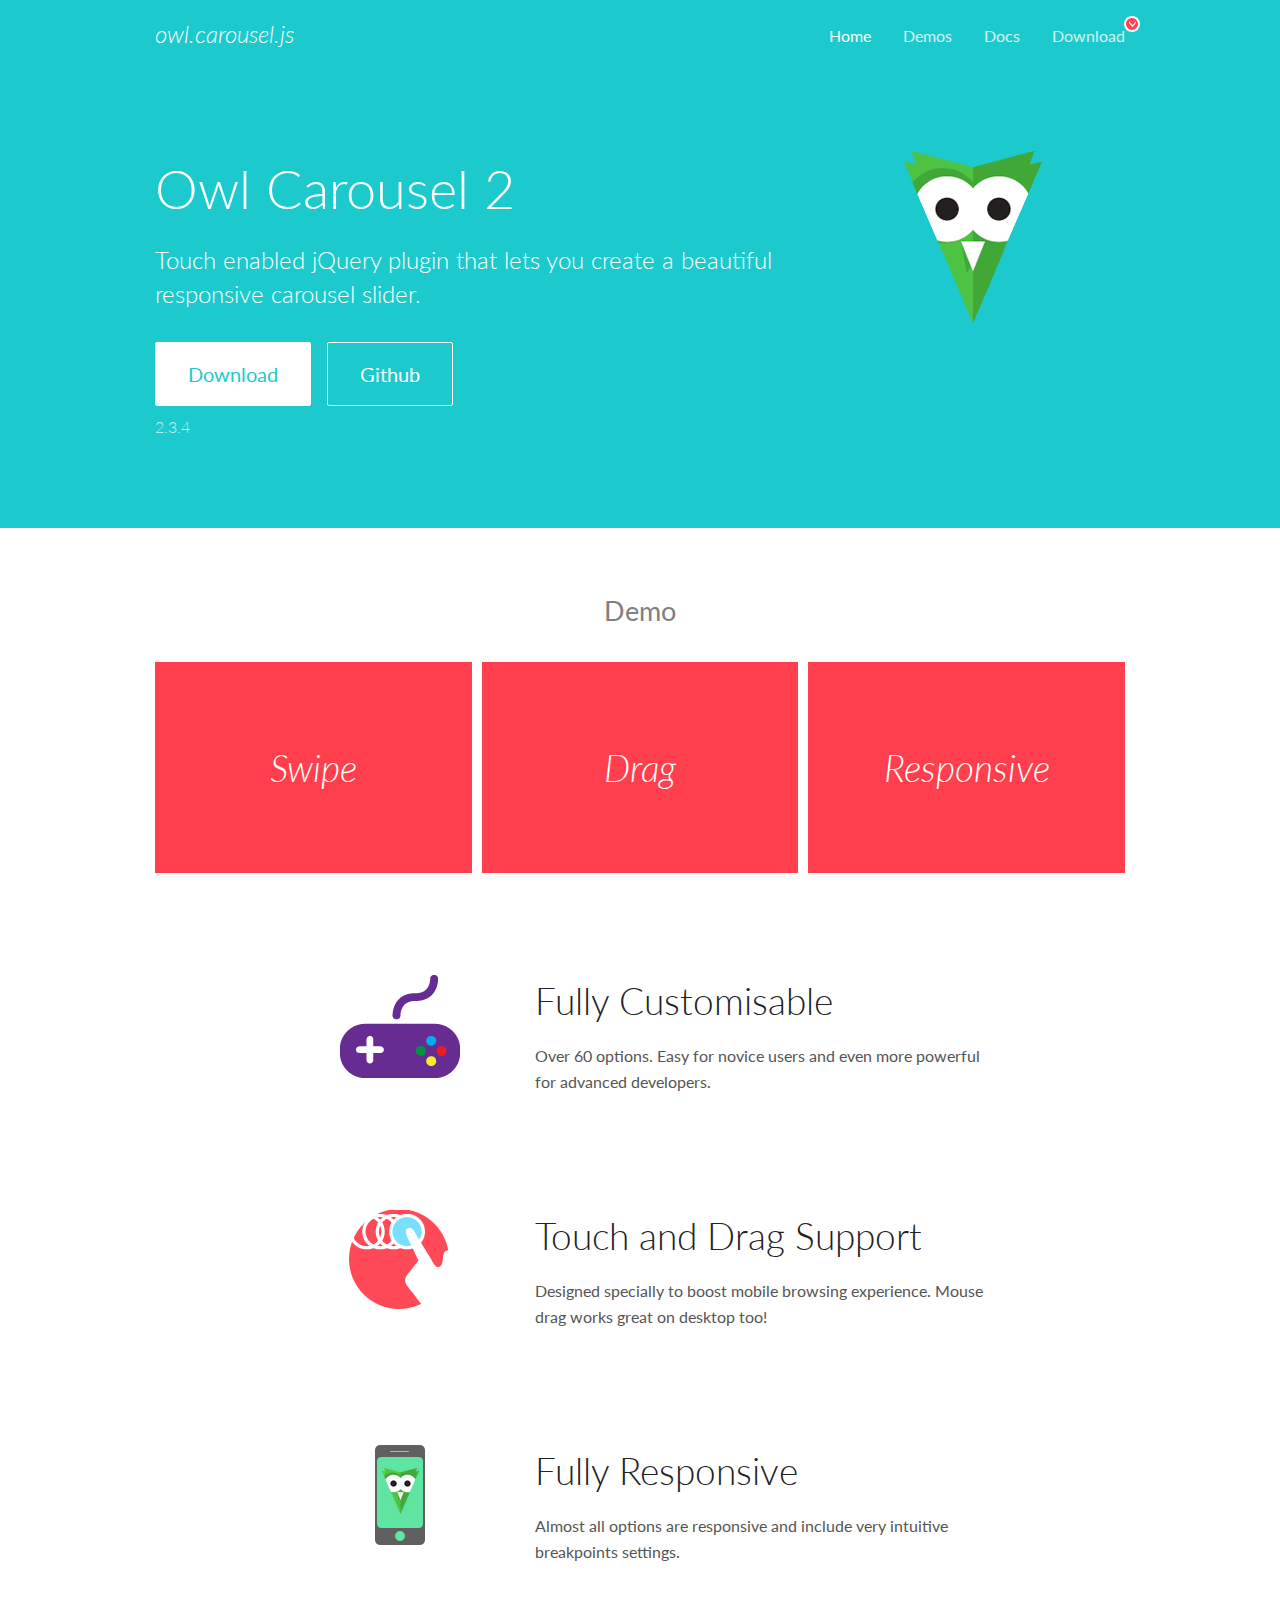
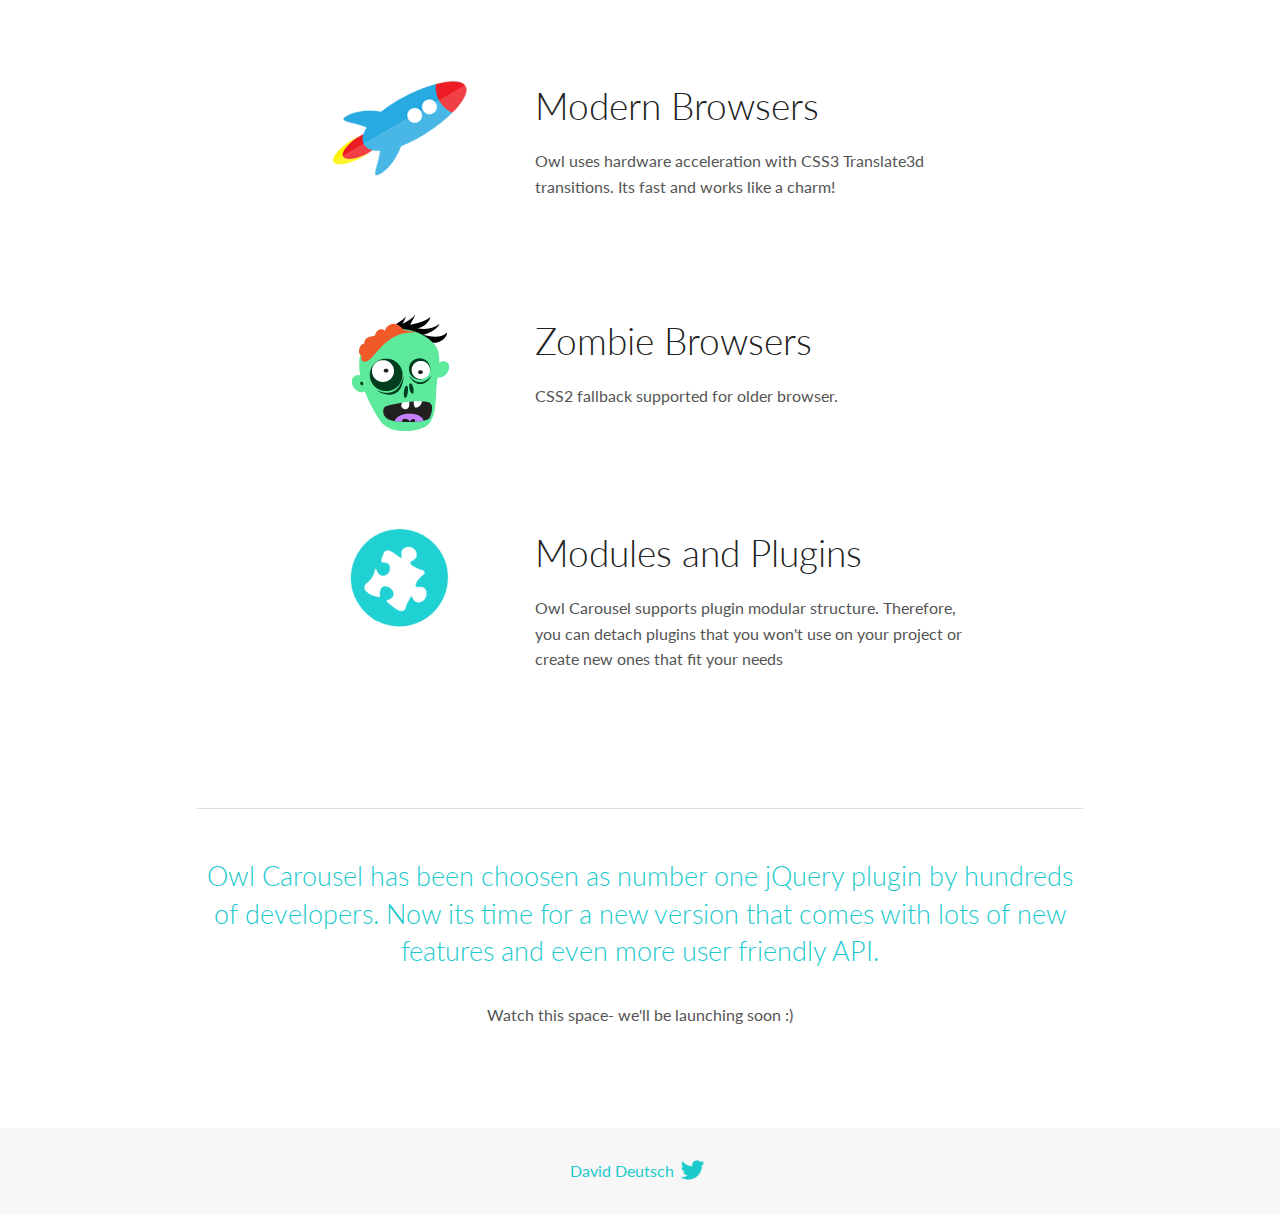
<file: js/owl.carousel/docs/index.html>
<!DOCTYPE html>
<html lang="en">
  <head>

    <!-- head -->
    <meta charset="utf-8">
    <meta name="msapplication-tap-highlight" content="no" />
    <meta name="viewport" content="width=device-width, initial-scale=1.0" />
    <meta name="description" content="Touch enabled jQuery plugin that lets you create beautiful responsive carousel slider.">
    <meta name="author" content="David Deutsch">
    <title>
      Home | Owl Carousel | 2.3.4
    </title>

    <!-- Stylesheets -->
    <link href='https://fonts.googleapis.com/css?family=Lato:300,400,700,400italic,300italic' rel='stylesheet' type='text/css'>
    <link rel="stylesheet" href="assets/css/docs.theme.min.css">

    <!-- Owl Stylesheets -->
    <link rel="stylesheet" href="assets/owlcarousel/assets/owl.carousel.min.css">
    <link rel="stylesheet" href="assets/owlcarousel/assets/owl.theme.default.min.css">

    <!-- HTML5 shim and Respond.js IE8 support of HTML5 elements and media queries -->

    <!--[if lt IE 9]>
      <script src="https://oss.maxcdn.com/libs/html5shiv/3.7.0/html5shiv.js"></script>
      <script src="https://oss.maxcdn.com/libs/respond.js/1.3.0/respond.min.js"></script>
    <![endif]-->

    <!-- Favicons -->
    <link rel="apple-touch-icon-precomposed" sizes="144x144" href="assets/ico/apple-touch-icon-144-precomposed.png">
    <link rel="shortcut icon" href="assets/ico/favicon.png">
    <link rel="shortcut icon" href="favicon.ico">

    <!-- Yeah i know js should not be in header. Its required for demos.-->

    <!-- javascript -->
    <script src="assets/vendors/jquery.min.js"></script>
    <script src="assets/owlcarousel/owl.carousel.js"></script>
  </head>
  <body>

    <!-- header -->
    <header class="header">
      <div class="row">
        <div class="large-12 columns">
          <div class="brand left">
            <h3>
              <a href="/OwlCarousel2/">owl.carousel.js</a> 
            </h3>
          </div>
          <a id="toggle-nav" class="right">
            <span></span> <span></span> <span></span> 
          </a> 
          <div class="nav-bar">
            <ul class="clearfix">
              <li class="active">
                <a href="/OwlCarousel2/index.html">Home</a> 
              </li>
              <li> <a href="/OwlCarousel2/demos/demos.html">Demos</a>  </li>
              <li> <a href="/OwlCarousel2/docs/started-welcome.html">Docs</a>  </li>
              <li>
                <a href="https://github.com/OwlCarousel2/OwlCarousel2/archive/2.3.4.zip">Download</a> 
                <span class="download"></span> 
              </li>
            </ul>
          </div>
        </div>
      </div>
    </header>

    <!-- home panel -->
    <section id="hero">
      <div class="row">
        <div class="large-8 medium-8 columns">
          <h1>Owl Carousel 2</h1>
          <h4>Touch enabled jQuery plugin that lets you create a beautiful responsive carousel slider.</h4>
          <a href="https://github.com/OwlCarousel2/OwlCarousel2/archive/2.3.4.zip" class="hero-button">Download</a> 
          <a href="https://github.com/OwlCarousel2/OwlCarousel2" class="hero-button outline">Github</a> 
          <p>2.3.4</p>
        </div>
        <div class="large-4 medium-4 columns">
          <img class="owl-logo" src="assets/img/owl-logo.png" alt="mr. Owl">
        </div>
      </div>
    </section>

    <!-- body -->
    <div class="home-demo">
      <div class="row">
        <div class="large-12 columns">
          <h3>Demo</h3>
          <div class="owl-carousel">
            <div class="item">
              <h2>Swipe</h2>
            </div>
            <div class="item">
              <h2>Drag</h2>
            </div>
            <div class="item">
              <h2>Responsive</h2>
            </div>
            <div class="item">
              <h2>CSS3</h2>
            </div>
            <div class="item">
              <h2>Fast</h2>
            </div>
            <div class="item">
              <h2>Easy</h2>
            </div>
            <div class="item">
              <h2>Free</h2>
            </div>
            <div class="item">
              <h2>Upgradable</h2>
            </div>
            <div class="item">
              <h2>Tons of options</h2>
            </div>
            <div class="item">
              <h2>Infinity</h2>
            </div>
            <div class="item">
              <h2>Auto Width</h2>
            </div>
          </div>
        </div>
      </div>
    </div>
    <script>
      var owl = $('.owl-carousel');
      owl.owlCarousel({
        margin: 10,
        loop: true,
        responsive: {
          0: {
            items: 1
          },
          600: {
            items: 2
          },
          1000: {
            items: 3
          }
        }
      })
    </script>

    <!-- features -->
    <div id="features">
      <div class="row">
        <div class="small-12 medium-9 small-centered columns">
          <section class="row feature">
            <div class="medium-4 small-12 columns">
              <img src="assets/img/feature-options.png" alt="">
            </div>
            <div class="medium-8 small-12 columns">
              <h2>Fully Customisable</h2>
              <p>Over 60 options. Easy for novice users and even more powerful for advanced developers.</p>
            </div>
          </section>
          <section class="row feature">
            <div class="medium-4 small-12 columns">
              <img src="assets/img/feature-drag.png" alt="">
            </div>
            <div class="medium-8 small-12 columns">
              <h2>Touch and Drag Support</h2>
              <p>Designed specially to boost mobile browsing experience. Mouse drag works great on desktop too!</p>
            </div>
          </section>
          <section class="row feature">
            <div class="medium-4 small-12 columns">
              <img src="assets/img/feature-responsive.png" alt="">
            </div>
            <div class="medium-8 small-12 columns">
              <h2>Fully Responsive</h2>
              <p>Almost all options are responsive and include very intuitive breakpoints settings.</p>
            </div>
          </section>
          <section class="row feature">
            <div class="medium-4 small-12 columns">
              <img src="assets/img/feature-modern.png" alt="">
            </div>
            <div class="medium-8 small-12 columns">
              <h2>Modern Browsers</h2>
              <p>Owl uses hardware acceleration with CSS3 Translate3d transitions. Its fast and works like a charm! </p>
            </div>
          </section>
          <section class="row feature">
            <div class="medium-4 small-12 columns">
              <img src="assets/img/feature-zombie.png" alt="">
            </div>
            <div class="medium-8 small-12 columns">
              <h2>Zombie Browsers</h2>
              <p>CSS2 fallback supported for older browser.</p>
            </div>
          </section>
          <section class="row feature">
            <div class="medium-4 small-12 columns">
              <img src="assets/img/feature-module.png" alt="">
            </div>
            <div class="medium-8 small-12 columns">
              <h2>Modules and Plugins</h2>
              <p>Owl Carousel supports plugin modular structure. Therefore, you can detach plugins that you won&#x27;t use on your project or create new ones that fit your needs</p>
            </div>
          </section>
        </div>
      </div>
    </div>

    <!-- footer -->
    <section id="teaser-text">
      <div class="row">
        <div class="small-12 medium-11 small-centered columns">
          <hr>
          <h3 id="owl-carousel-has-been-choosen-as-number-one-jquery-plugin-by-hundreds-of-developers-now-its-time-for-a-new-version-that-comes-with-lots-of-new-features-and-even-more-user-friendly-api-">Owl Carousel has been choosen as number one jQuery plugin by hundreds of developers. Now its time for a new version that comes with lots of new features and even more user friendly API.</h3>
          <p>Watch this space- we&#39;ll be launching soon :)</p>
        </div>
      </div>
    </section>

    <!-- footer -->
    <footer class="footer">
      <div class="row">
        <div class="large-12 columns">
          <h5>
            <a href="/OwlCarousel2/docs/support-contact.html">David Deutsch</a> 
            <a id="custom-tweet-button" href="https://twitter.com/share?url=https://github.com/OwlCarousel2/OwlCarousel2&text=Owl Carousel - This is so awesome! " target="_blank"></a> 
          </h5>
        </div>
      </div>
    </footer>

    <!-- vendors -->
    <script src="assets/vendors/highlight.js"></script>
    <script src="assets/js/app.js"></script>
  </body>
</html>
</file>
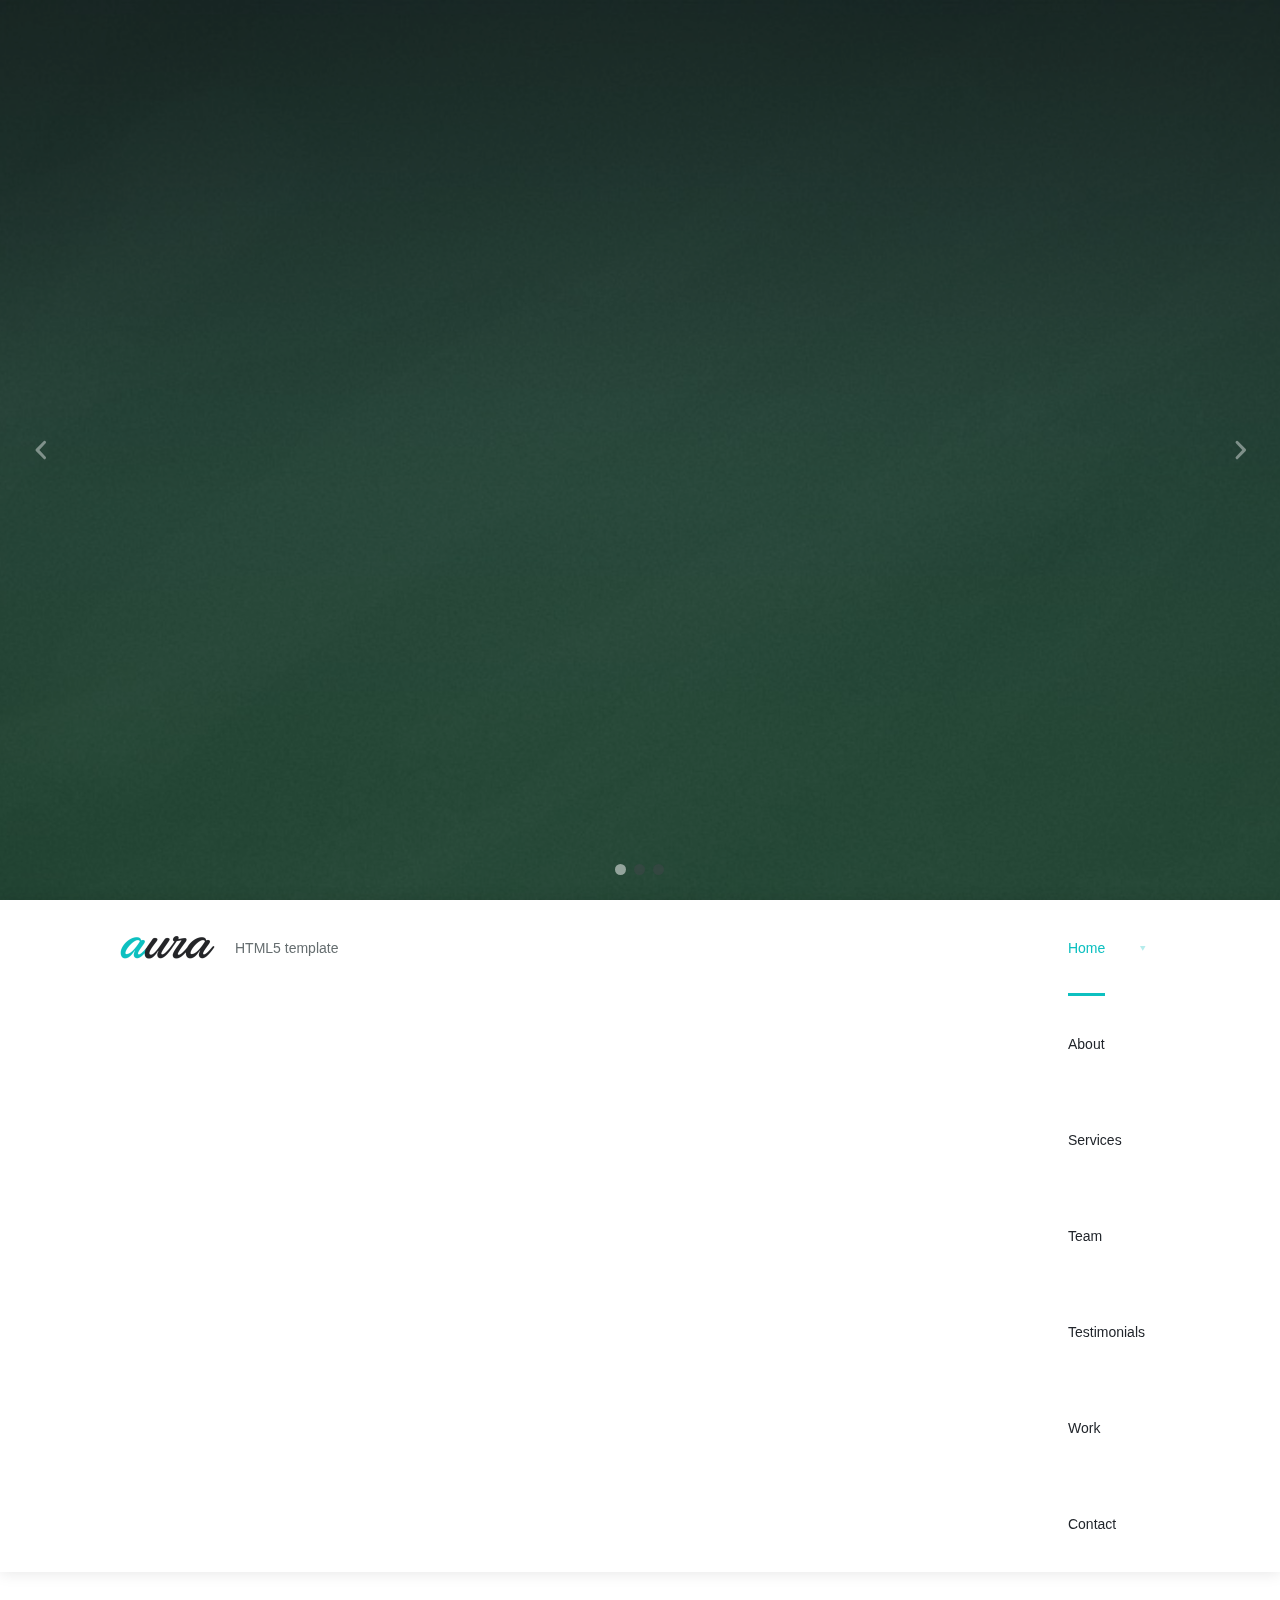
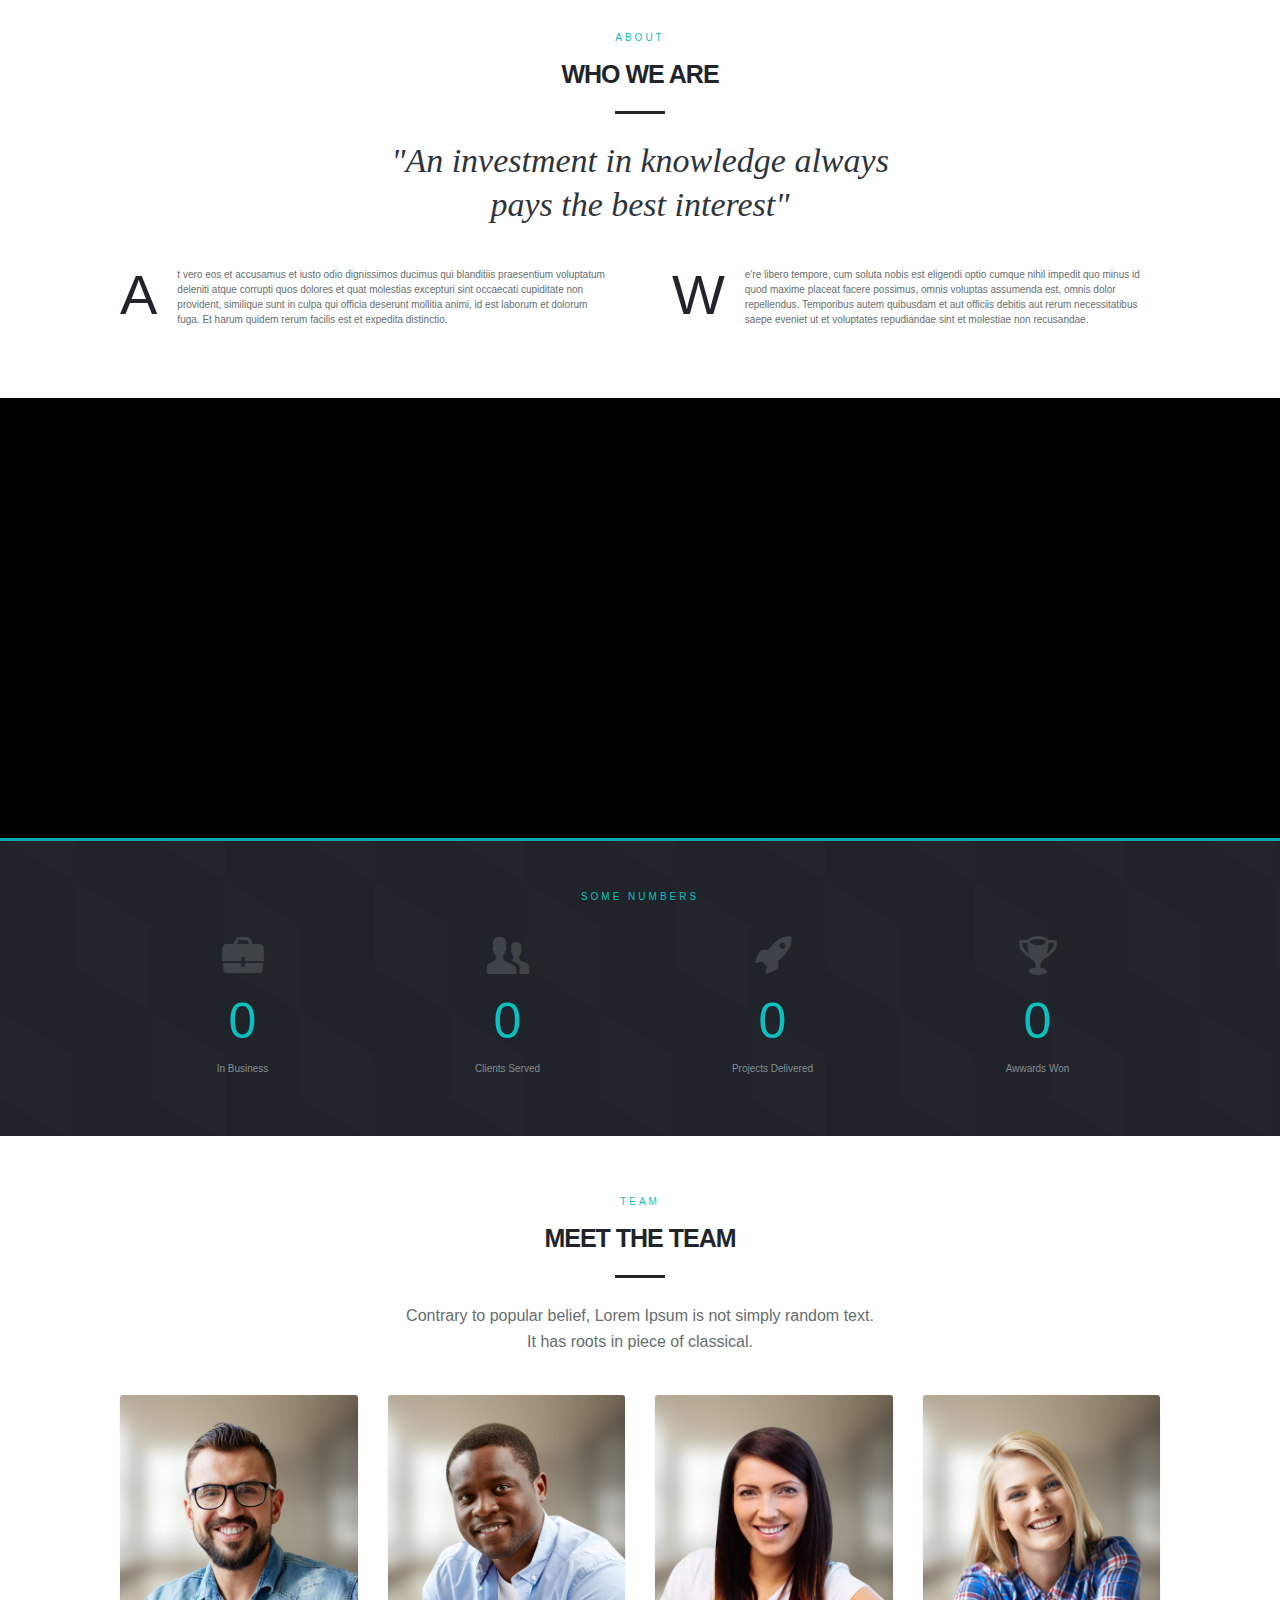
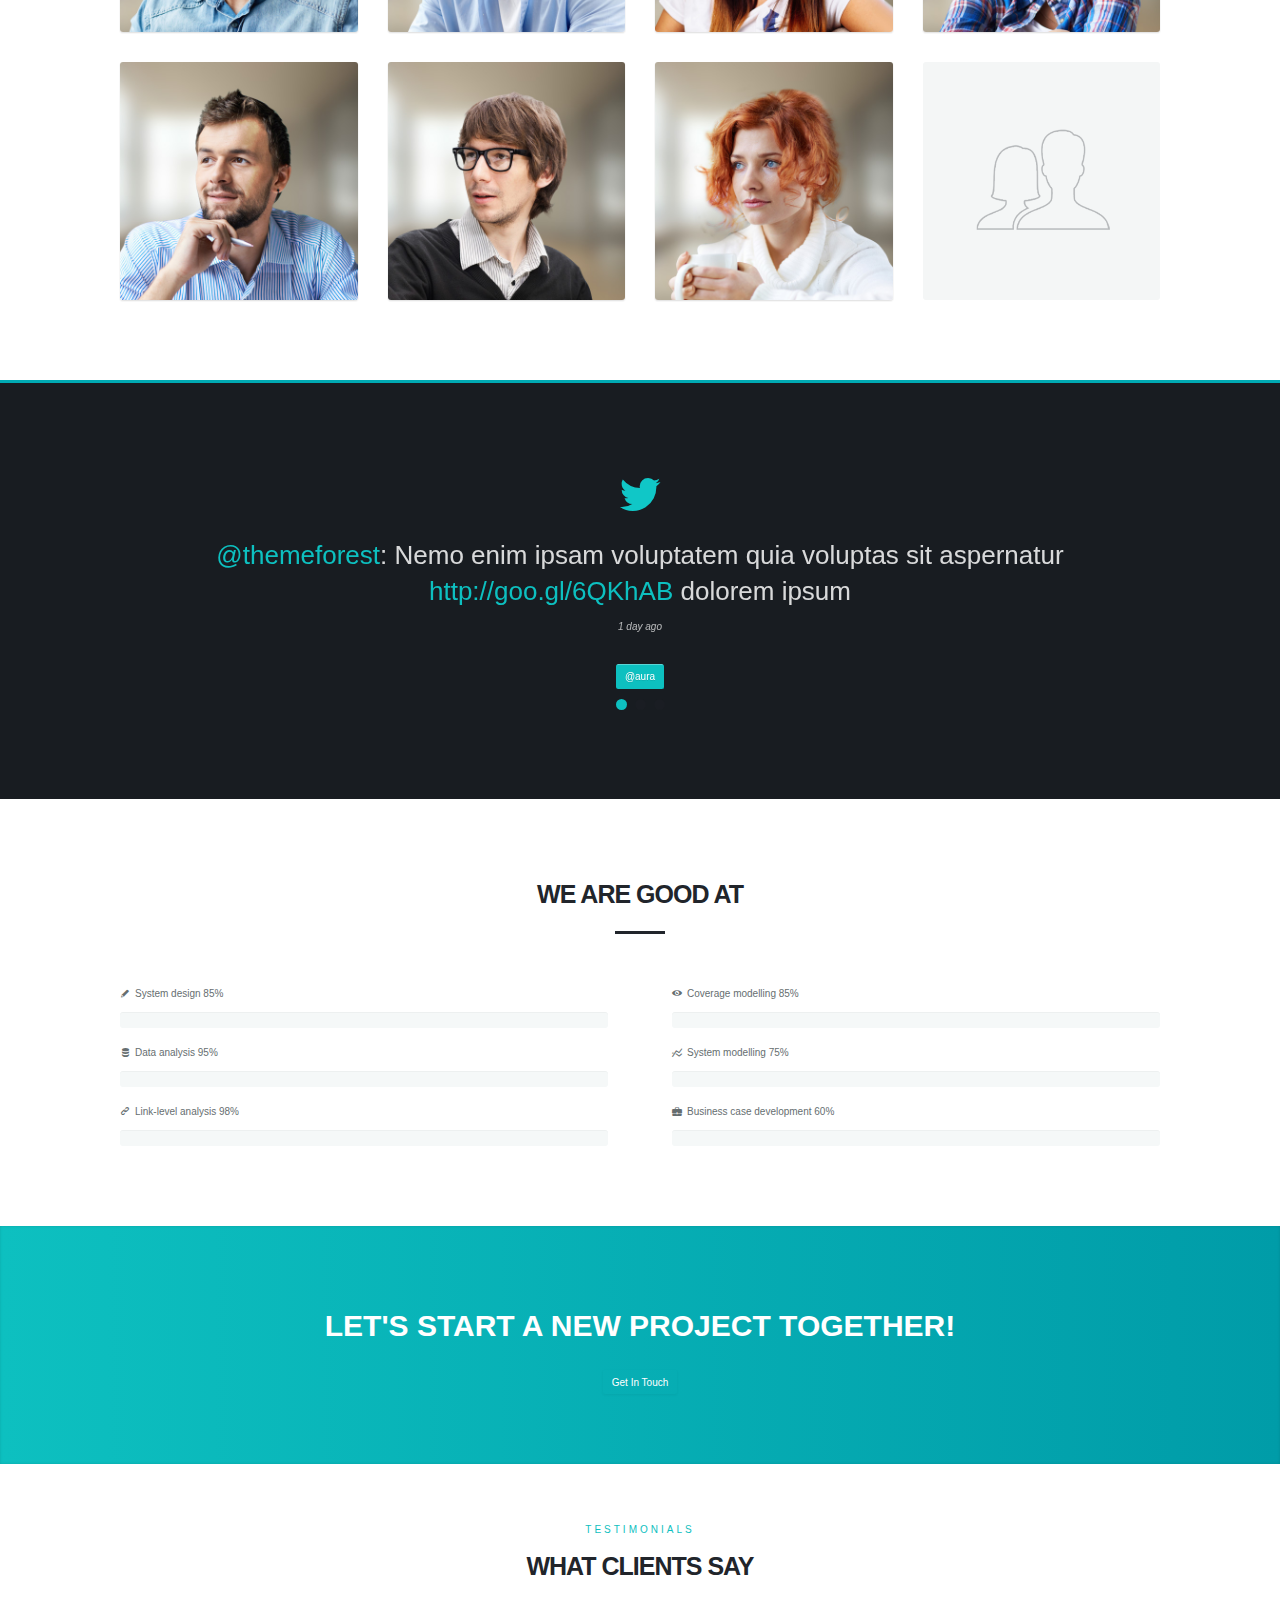
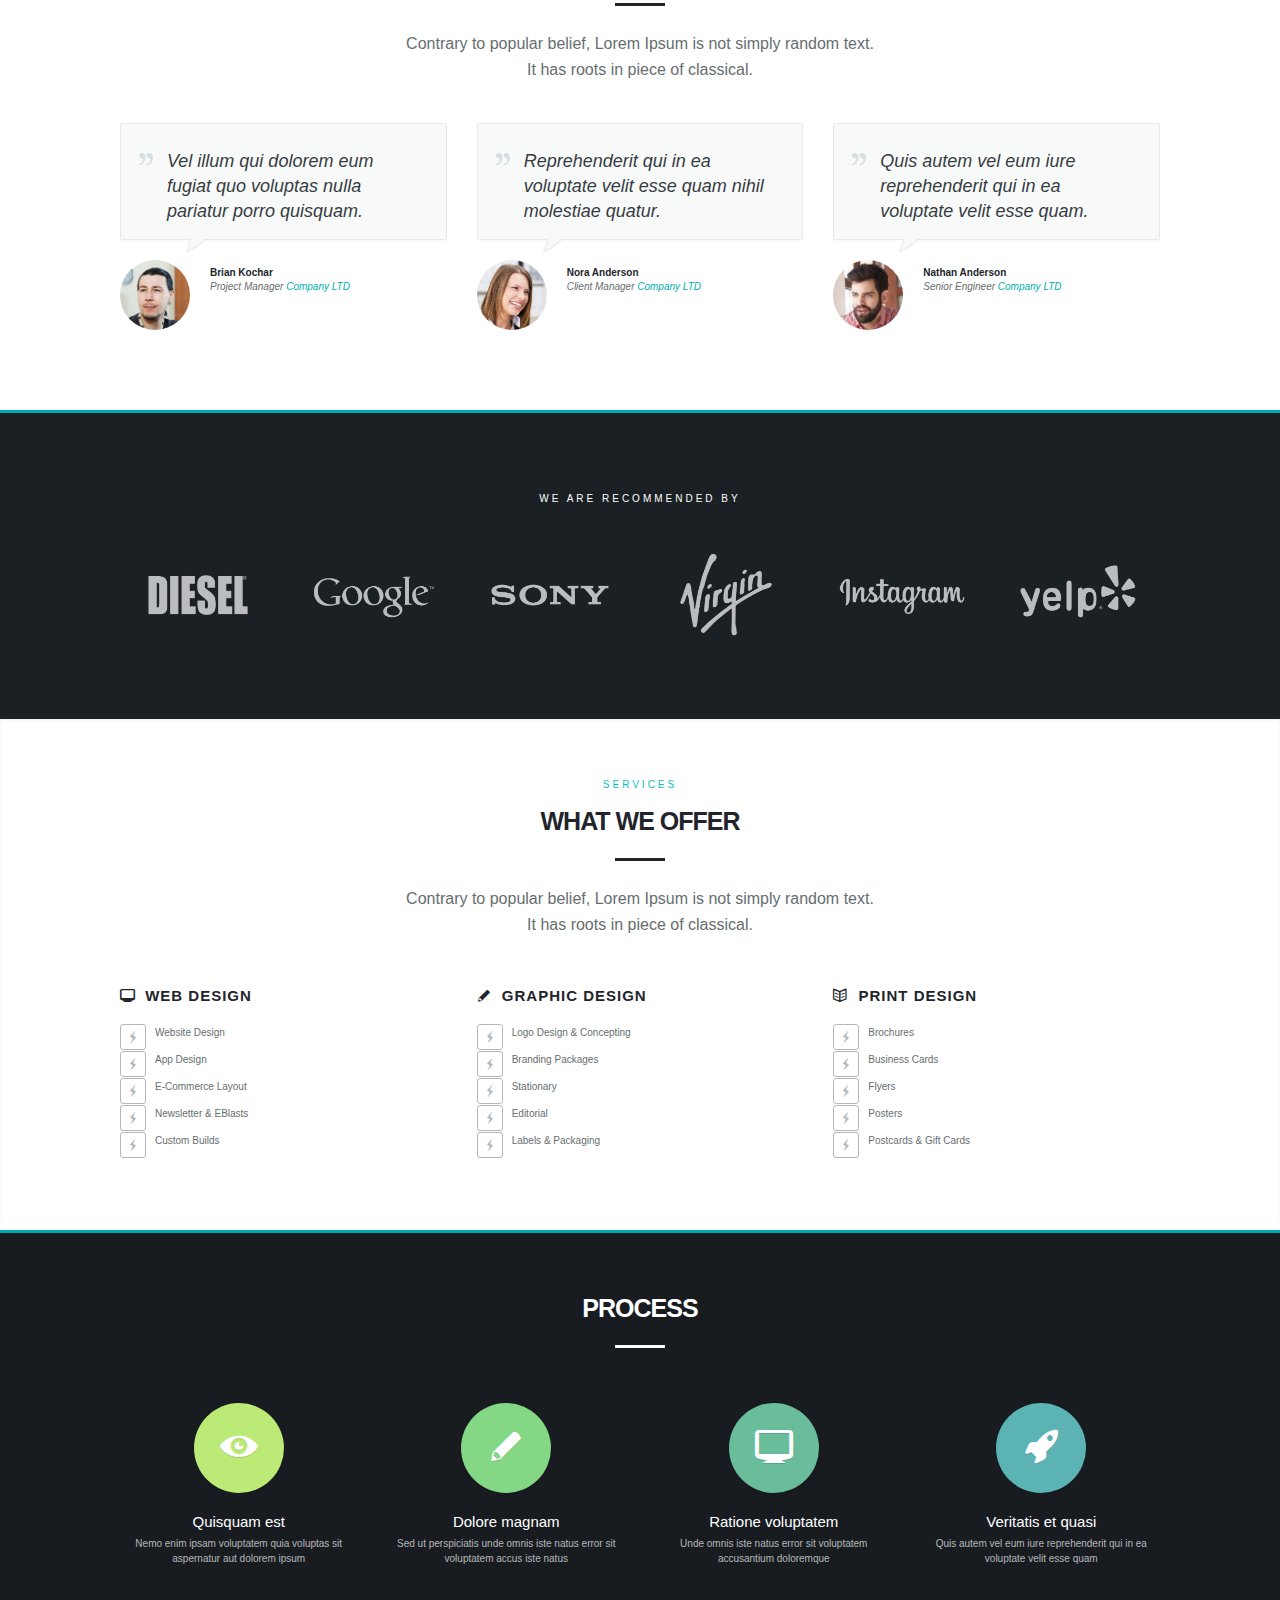
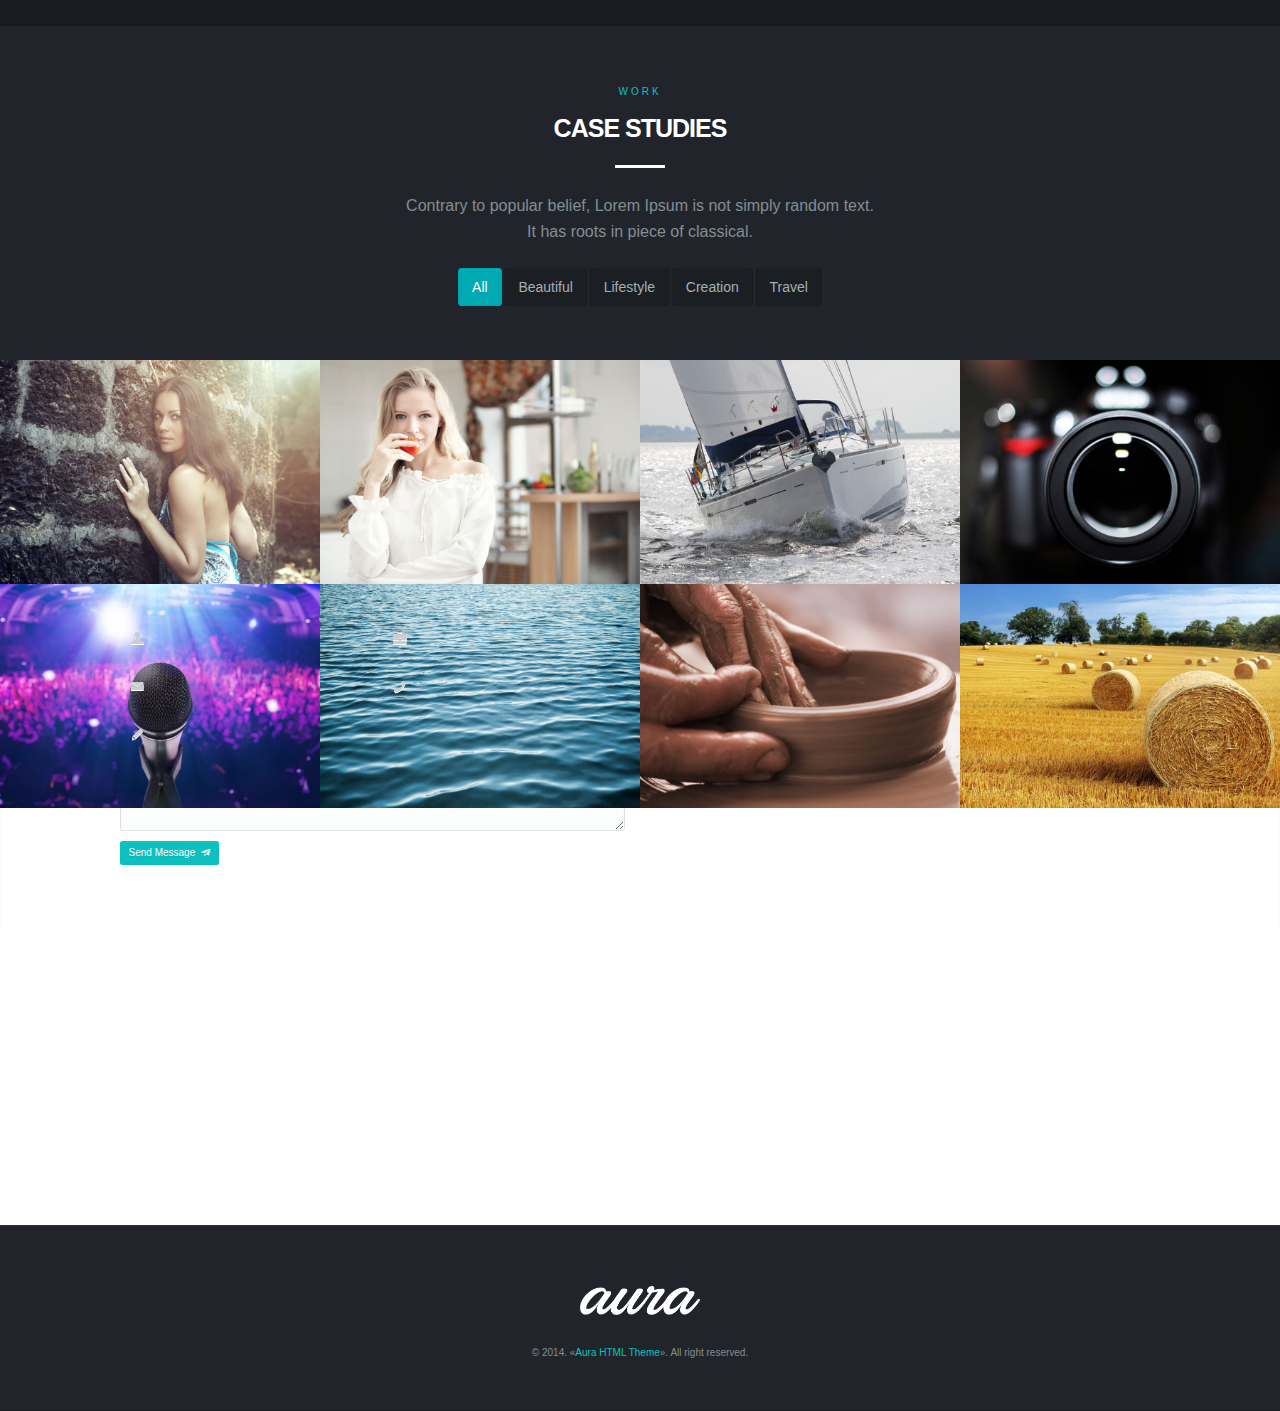
<file: home-onepage-3.html>
<!DOCTYPE html>
<html>

<head>
	<meta charset="utf-8" />
	<meta name="viewport" content="width=device-width, initial-scale=1, user-scalable=no" />
	<title>Onepage 3 | Aura professional HTML5 template</title>
	<link rel="shortcut icon" href="/favicon.ico" />

	<link rel="stylesheet" type="text/css" href="3dParty/bootstrap/css/bootstrap.min.css" />
	<link rel="stylesheet" type="text/css" href="css/global.css" />
	<link rel="stylesheet" type="text/css" href="3dParty/colorbox/colorbox.css" />
	<link rel="stylesheet" type="text/css" href="css/google-maps.css" />
	<link rel="stylesheet" type="text/css" href="3dParty/rs-plugin/css/pi.settings.css" />
	<link rel="stylesheet" type="text/css" href="css/typo.css" />
	<link rel="stylesheet" type="text/css" href="css/slider.css" />
	<link rel="stylesheet" type="text/css" href="css/tooltips.css" />
	<link rel="stylesheet" type="text/css" href="css/counters.css" />
	<link rel="stylesheet" type="text/css" href="css/portfolio.css" />
	<link rel="stylesheet" type="text/css" href="css/page-nav.css" />
	<link rel="stylesheet" type="text/css" href="css/social.css" />
	<link rel="stylesheet" type="text/css" href="css/testimonials.css" />
	<link rel="stylesheet" href="css/bootstrap.min.css" />


	<!--Fonts-->
	<link href='http://fonts.googleapis.com/css?family=Open+Sans:300italic,400italic,600italic,700italic,800italic,400,300,600,700,800&amp;subset=latin,cyrillic'
	 rel='stylesheet' type='text/css' />

	<!--Fonts with Icons-->
	<link rel="stylesheet" href="3dParty/fontello/css/fontello.css" />

</head>

<body>

	<div id="pi-all">
		<!-- - - - - - - - - - SECTION - - - - - - - - - -->

		<div id="anchor-home">
			<div class="tp-banner-container">
				<div class="tp-banner pi-revolution-slider-fullscreen">
					<ul class="">

						<!-- SLIDE  -->
						<li data-transition="fade" data-slotamount="1" data-masterspeed="1500">
							<!-- MAIN IMAGE -->
							<img src="img_external/revolution-slider/back-1.jpg" alt="" data-bgfit="cover" data-bgposition="center top"
							 data-bgrepeat="no-repeat">
							<!-- LAYERS -->

							<!-- LAYER NR. 1 -->
							<div class="tp-caption sfb fadeout" data-x="728" data-y="39" data-speed="800" data-start="1500" data-easing="Power4.easeOut"
							 data-endspeed="300" data-endeasing="Power1.easeIn" data-captionhidden="on" style="z-index: 3"><img src="img_external/revolution-slider/light-bulb-1.png"
								 alt="">
							</div>

							<!-- LAYER NR. 2 -->
							<div class="tp-caption fading" data-x="570" data-y="-117" data-speed="2500" data-start="4500" data-easing="Power4.easeOut"
							 data-endspeed="600" data-endeasing="Power1.easeIn" data-captionhidden="on" style="z-index: 4"><img src="img_external/revolution-slider/light-bulb-2.png"
								 alt="">
							</div>

							<!-- LAYER NR. 3 -->
							<div class="tp-caption sft" data-x="588" data-y="60" data-speed="500" data-start="2000" data-easing="Power4.easeOut"
							 data-endspeed="600" data-endeasing="Power1.easeIn" data-captionhidden="on" style="z-index: 5"><img src="img_external/revolution-slider/brain.png"
								 alt="">
							</div>

							<!-- LAYER NR. 4 -->
							<div class="tp-caption sft" data-x="561" data-y="181" data-speed="500" data-start="2200" data-easing="Power4.easeOut"
							 data-endspeed="600" data-endeasing="Power1.easeIn" data-captionhidden="on" style="z-index: 6"><img src="img_external/revolution-slider/graph-1.png"
								 alt="">
							</div>

							<!-- LAYER NR. 5 -->
							<div class="tp-caption sft" data-x="600" data-y="295" data-speed="500" data-start="2400" data-easing="Power4.easeOut"
							 data-endspeed="600" data-endeasing="Power1.easeIn" data-captionhidden="on" style="z-index: 7"><img src="img_external/revolution-slider/success-1.png"
								 alt="">
							</div>

							<!-- LAYER NR. 6 -->
							<div class="tp-caption sft" data-x="645" data-y="361" data-speed="500" data-start="2600" data-easing="Power4.easeOut"
							 data-endspeed="600" data-endeasing="Power1.easeIn" data-captionhidden="on" style="z-index: 8"><img src="img_external/revolution-slider/chart-1.png"
								 alt="">
							</div>

							<!-- LAYER NR. 7 -->
							<div class="tp-caption sft" data-x="1010" data-y="62" data-speed="500" data-start="2800" data-easing="Power4.easeOut"
							 data-endspeed="600" data-endeasing="Power1.easeIn" data-captionhidden="on" style="z-index: 9"><img src="img_external/revolution-slider/puzzle.png"
								 alt="">
							</div>

							<!-- LAYER NR. 8 -->
							<div class="tp-caption sft" data-x="1000" data-y="165" data-speed="500" data-start="3000" data-easing="Power4.easeOut"
							 data-endspeed="600" data-endeasing="Power1.easeIn" data-captionhidden="on" style="z-index: 10"><img src="img_external/revolution-slider/money-rec.png"
								 alt="">
							</div>

							<!-- LAYER NR. 9 -->
							<div class="tp-caption sft" data-x="1018" data-y="230" data-speed="500" data-start="3200" data-easing="Power4.easeOut"
							 data-endspeed="600" data-endeasing="Power1.easeIn" data-captionhidden="on" style="z-index: 11"><img src="img_external/revolution-slider/money-rec-1.png"
								 alt="">
							</div>

							<!-- LAYER NR. 10 -->
							<div class="tp-caption sft" data-x="986" data-y="353" data-speed="500" data-start="3200" data-easing="Power4.easeOut"
							 data-endspeed="600" data-endeasing="Power1.easeIn" data-captionhidden="on" style="z-index: 12"><img src="img_external/revolution-slider/messages.png"
								 alt="">
							</div>

							<!-- LAYER NR. 11 -->
							<div class="tp-caption sft str" data-x="45" data-hoffset="0" data-y="100" data-speed="500" data-start="3400"
							 data-easing="Back.easeInOut" data-endspeed="300" style="z-index: 13; font-size: 50px; color: #fff; letter-spacing: -1px; text-shadow: 0 1px 0 rgba(0,0,0,0.2); font-weight: 300; line-height: 60px;">
								Voluptas Assume <br>Est Omnis Dolor
							</div>

							<!-- LAYER NR. 12 -->
							<div class="tp-caption sft str" data-x="45" data-hoffset="0" data-y="238" data-speed="500" data-start="3600"
							 data-easing="Back.easeInOut" data-endspeed="300" style="z-index: 14; font-size: 18px; color: rgba(250,250,250,0.85); font-weight: 300; line-height: 28px;">
								Nam libero tempore, cum soluta nobis est eligendi<br>
								optio cumque nihil impedit
							</div>

							<!-- LAYER NR. 13 -->
							<div class="tp-caption sft str" data-x="45" data-hoffset="0" data-y="320" data-speed="500" data-start="3800"
							 data-easing="Back.easeInOut" data-endspeed="300" style="z-index: 15;">
								<a href="services-services-1.html" class="btn pi-btn-green">
									<i class="icon-cog pi-icon-left"></i>Our services
								</a>
							</div>

						</li>

						<!-- SLIDE  -->
						<li data-transition="fade" data-slotamount="1" data-masterspeed="1500">
							<!-- MAIN IMAGE -->
							<img src="img_external/revolution-slider/back-2.jpg" alt="" data-bgfit="cover" data-bgposition="center top"
							 data-bgrepeat="no-repeat">
							<!-- LAYERS -->

							<!-- LAYER NR. 1 -->
							<div class="tp-caption sfb" data-x="583" data-y="60" data-speed="800" data-start="1500" data-easing="Power4.easeOut"
							 data-endspeed="300" data-endeasing="Power1.easeIn" data-captionhidden="on" style="z-index: 3"><img src="img_external/revolution-slider/cogs-1.png"
								 alt="">
							</div>

							<!-- LAYER NR. 2 -->
							<div class="tp-caption sft str" data-x="45" data-hoffset="0" data-y="100" data-speed="500" data-start="2400"
							 data-easing="Back.easeInOut" data-endspeed="300" style="z-index: 4; font-size: 50px; color: #fff; letter-spacing: -1px; text-shadow: 0 1px 0 rgba(0,0,0,0.2); font-weight: 300; line-height: 60px;">
								Cum Soluta Nobis <br>Eligendi Voluptas
							</div>

							<!-- LAYER NR. 3 -->
							<div class="tp-caption sft str" data-x="45" data-hoffset="0" data-y="238" data-speed="500" data-start="2600"
							 data-easing="Back.easeInOut" data-endspeed="300" style="z-index: 5; font-size: 18px; color: rgba(250,250,250,0.85); font-weight: 300; line-height: 28px;">
								Nam libero tempore, cum soluta nobis est eligendi<br>
								optio cumque nihil impedit
							</div>

							<!-- LAYER NR. 4 -->
							<div class="tp-caption sft str" data-x="45" data-hoffset="0" data-y="320" data-speed="500" data-start="2800"
							 data-easing="Back.easeInOut" data-endspeed="300" style="z-index: 6;">
								<a href="portfolio-portfolio-1.html" class="btn pi-btn-turquoise">
									<i class="icon-briefcase pi-icon-left"></i> View portfolio
								</a>
							</div>

						</li>

						<!-- SLIDE  -->
						<li data-transition="fade" data-slotamount="1" data-masterspeed="1500">
							<!-- MAIN IMAGE -->
							<img src="img_external/revolution-slider/back-3.jpg" alt="" data-bgfit="cover" data-bgposition="center top"
							 data-bgrepeat="no-repeat">
							<!-- LAYERS -->

							<!-- LAYER NR. 1 -->
							<div class="tp-caption sfb" data-x="718" data-y="386" data-speed="800" data-start="1500" data-easing="Power4.easeOut"
							 data-endspeed="300" data-endeasing="Power1.easeIn" data-captionhidden="on" style="z-index: 3"><img src="img_external/revolution-slider/cloud-1.png"
								 alt="">
							</div>

							<!-- LAYER NR. 2 -->
							<div class="tp-caption sfb" data-x="300" data-y="386" data-speed="800" data-start="1900" data-easing="Power4.easeOut"
							 data-endspeed="300" data-endeasing="Power1.easeIn" data-captionhidden="on" style="z-index: 4"><img src="img_external/revolution-slider/cloud-2.png"
								 alt="">
							</div>

							<!-- LAYER NR. 3 -->
							<div class="tp-caption sfb" data-x="300" data-y="386" data-speed="800" data-start="1900" data-easing="Power4.easeOut"
							 data-endspeed="300" data-endeasing="Power1.easeIn" data-captionhidden="on" style="z-index: 5"><img src="img_external/revolution-slider/cloud-3.png"
								 alt="">
							</div>

							<!-- LAYER NR. 4 -->
							<div class="tp-caption sfb" data-x="521" data-y="49" data-speed="800" data-start="2300" data-easing="Power4.easeOut"
							 data-endspeed="300" data-endeasing="Power1.easeIn" data-captionhidden="on" style="z-index: 6"><img src="img_external/revolution-slider/rocket-1.png"
								 alt="">
							</div>

							<!-- LAYER NR. 5 -->
							<div class="tp-caption sft str" data-x="45" data-hoffset="0" data-y="100" data-speed="500" data-start="2400"
							 data-easing="Back.easeInOut" data-endspeed="300" style="z-index: 7; font-size: 50px; color: #fff; letter-spacing: -1px; text-shadow: 0 1px 0 rgba(0,0,0,0.2); font-weight: 300; line-height: 60px;">
								Maiores Alias Sequatur <br>Aut Perferendis
							</div>

							<!-- LAYER NR. 6 -->
							<div class="tp-caption sft str" data-x="45" data-hoffset="0" data-y="238" data-speed="500" data-start="2600"
							 data-easing="Back.easeInOut" data-endspeed="300" style="z-index: 8; font-size: 18px; color: rgba(250,250,250,0.85); font-weight: 300; line-height: 28px;">
								Nam libero tempore, cum soluta nobis est eligendi<br>
								optio cumque nihil impedit
							</div>

							<!-- LAYER NR. 7 -->
							<div class="tp-caption sft str" data-x="45" data-hoffset="0" data-y="320" data-speed="500" data-start="2800"
							 data-easing="Back.easeInOut" data-endspeed="300" style="z-index: 9;">
								<a href="contact-contact-1-fancy-header.html" class="btn pi-btn-turquoise">
									<i class="icon-mail pi-icon-left"></i> Get in touch
								</a>
							</div>

						</li>
					</ul>
				</div>
			</div>

			<span class="revolution-slider"></span>
		</div>

		<!-- - - - - - - - - - END SECTION - - - - - - - - - -->

		<!-- Header -->
		<div class="pi-header piScrollTo piFixedHeader">

			<div class="pi-header-sticky">
				<!-- Header row -->
				<div class="pi-section-w pi-section-white pi-shadow-bottom pi-row-reducible">
					<div class="pi-section pi-row-lg">

						<!-- Logo -->
						<div class="pi-row-block pi-row-block-logo">
							<a href="/index.html"><img src="img/logo-base.png" alt=""></a>
						</div>
						<!-- End logo -->

						<!-- Text -->
						<div class="pi-row-block pi-row-block-txt pi-hidden-2xs">HTML5 template</div>
						<!-- End text -->

						<!-- Menu -->
						<div id="pi-header-menu" class="pi-row-block pi-pull-right">
							<ul class="pi-simple-menu pi-has-hover-border pi-full-height pi-hidden-sm nav navbar-nav">

								<li class="active pi-has-dropdown">
									<a href="#anchor-home" data-scroll-to="#anchor-home"><span>Home</span></a>
									<ul class="pi-submenu pi-has-border pi-items-have-borders pi-has-shadow pi-submenu-dark">
										<li><a href="home-onepage-1.html">One page 1</a></li>
										<li><a href="home-onepage-2.html">One page 2</a></li>
										<li><a href="home-onepage-3.html">One page 3</a></li>
										<li><a href="index.html">Home 1</a></li>
										<li><a href="home-home-2.html">Home 2</a></li>
										<li><a href="home-home-3.html">Home 3</a></li>
										<li><a href="home-home-4.html">Home 4</a></li>
										<li><a href="home-home-5.html">Home 5</a></li>
										<li><a href="home-home-6.html">Home 6</a></li>
										<li><a href="home-home-7.html">Home 7</a></li>
										<li><a href="home-home-8.html">Home 8</a></li>
										<li><a href="home-home-9.html">Home 9</a></li>
										<li><a href="home-home-10.html">Home 10</a></li>
										<li><a href="home-home-11.html">Home 11</a></li>
										<li><a href="home-home-12.html">Home 12</a></li>
									</ul>
								</li>
								<li><a href="#anchor-about" data-scroll-to="#anchor-about" data-scroll-to-offset="-100"><span>About</span></a></li>
								<li><a href="#anchor-services" data-scroll-to="#anchor-services" data-scroll-to-offset="-70"><span>Services</span></a></li>
								<li><a href="#anchor-team" data-scroll-to="#anchor-team" data-scroll-to-offset="-70"><span>Team</span></a></li>
								<li><a href="#anchor-testimonials" data-scroll-to="#anchor-testimonials" data-scroll-to-offset="-70"><span>Testimonials</span></a></li>
								<li><a href="#anchor-work" data-scroll-to="#anchor-work" data-scroll-to-offset="-70"><span>Work</span></a></li>
								<li><a href="#anchor-contact" data-scroll-to="#anchor-contact" data-scroll-to-offset="-70"><span>Contact</span></a></li>
							</ul>
						</div>
						<!-- End menu -->

						<!-- Mobile menu button -->
						<div class="pi-row-block pi-pull-right pi-hidden-lg-only pi-hidden-md-only">
							<button class="btn pi-btn pi-mobile-menu-toggler" data-target="#pi-main-mobile-menu">
								<i class="icon-menu pi-text-center"></i>
							</button>
						</div>
						<!-- End mobile menu button -->

						<!-- Mobile menu -->
						<div id="pi-main-mobile-menu" class="pi-section-menu-mobile-w pi-section-dark">
							<div class="pi-section-menu-mobile">

								<!-- Search form -->
								<form class="form-inline pi-search-form-wide" role="form">
									<div class="pi-input-with-icon">
										<div class="pi-input-icon"><i class="icon-search-2"></i></div>
										<input type="text" class="form-control pi-input-wide" placeholder="Search..">
									</div>
								</form>
								<!-- End search form -->

								<ul class="pi-menu-mobile pi-items-have-borders pi-menu-mobile-dark" data-onepage-menu="yes">
									<li class="active">
										<a href="#home">Home</a>
										<ul>
											<li><a href="home-onepage-1.html">One page 1</a></li>
											<li><a href="home-onepage-2.html">One page 2</a></li>
											<li><a href="home-home-1.html">Home 1</a></li>
											<li><a href="home-home-2.html">Home 2</a></li>
											<li><a href="home-home-3.html">Home 3</a></li>
											<li><a href="home-home-4.html">Home 4</a></li>
											<li><a href="home-home-5.html">Home 5</a></li>
											<li><a href="home-home-6.html">Home 6</a></li>
											<li><a href="home-home-7.html">Home 7</a></li>
											<li><a href="home-home-8.html">Home 8</a></li>
											<li><a href="home-home-9.html">Home 9</a></li>
											<li><a href="home-home-10.html">Home 10</a></li>
										</ul>
									</li>
									<li><a href="#anchor-about" data-scroll-to="#anchor-about" data-scroll-to-offset="-100">About</a></li>
									<li><a href="#anchor-services" data-scroll-to="#anchor-services" data-scroll-to-offset="-70">Services</a></li>
									<li><a href="#anchor-team" data-scroll-to="#anchor-team" data-scroll-to-offset="-70">Team</a></li>
									<li><a href="#anchor-testimonials" data-scroll-to="#anchor-testimonials" data-scroll-to-offset="-70">Testimonials</a></li>
									<li><a href="#anchor-work" data-scroll-to="#anchor-work" data-scroll-to-offset="-70">Work</a></li>
									<li><a href="#anchor-contact" data-scroll-to="#anchor-contact" data-scroll-to-offset="-70">Contact</a></li>
								</ul>

							</div>
						</div>
						<!-- End mobile menu -->

					</div>
				</div>
				<!-- End header row -->
			</div>

		</div>
		<!-- End header -->

		<!-- - - - - - - - - - SECTION - - - - - - - - - -->

		<div id="anchor-about" class="pi-section-w pi-section-white">
			<div class="pi-section pi-padding-bottom-40">

				<div class="pi-text-center pi-padding-bottom-30">
					<h6 class="pi-uppercase pi-letter-spacing-3 pi-text-base pi-margin-bottom-15">
						About
					</h6>
					<h2 class="h1 pi-weight-700 pi-uppercase pi-has-border pi-has-tall-border pi-has-short-border">
						Who We Are
					</h2>
					<p class="lead-34 pi-text-dark pi-italic" style="font-family: 'Playfair Display';">
						"An investment in knowledge always <br>pays the best interest"
					</p>
				</div>

				<div class="pi-row pi-grid-big-margins">
					<div class="pi-col-sm-6 pi-padding-bottom-20">
						<p>
							<span class="pi-dropcap">A</span>t vero eos et accusamus et iusto odio dignissimos ducimus qui blanditiis
							praesentium voluptatum deleniti atque corrupti quos dolores et quat molestias excepturi sint occaecati
							cupiditate non provident, similique sunt in culpa qui officia deserunt mollitia animi, id est laborum et dolorum
							fuga. Et harum quidem rerum facilis est et expedita distinctio.
						</p>
					</div>
					<div class="pi-col-sm-6 pi-padding-bottom-20">
						<p>
							<span class="pi-dropcap">W</span>e're libero tempore, cum soluta nobis est eligendi optio cumque nihil impedit
							quo minus id quod maxime placeat facere possimus, omnis voluptas assumenda est, omnis dolor repellendus.
							Temporibus autem quibusdam et aut officiis debitis aut rerum necessitatibus saepe eveniet ut et voluptates
							repudiandae sint et molestiae non recusandae.
						</p>
					</div>
				</div>

			</div>
		</div>

		<!-- - - - - - - - - - END SECTION - - - - - - - - - -->

		<!-- - - - - - - - - - SECTION - - - - - - - - - -->

		<div class="pi-section-w pi-section-parallax pi-shadow-inside-top" style="background-image: url(img_external/gallery/team-big.jpg); height: 440px;">
			<div class="pi-section">

			</div>
		</div>

		<!-- - - - - - - - - - END SECTION - - - - - - - - - -->

		<!-- - - - - - - - - - SECTION - - - - - - - - - -->

		<div class="pi-section-w pi-section-dark pi-border-top-strong-base">
			<div class="pi-texture" style="background: url(img/hexagon.png) repeat;"></div>
			<div class="pi-section pi-padding-top-50 pi-padding-bottom-20">

				<div class="pi-text-center pi-padding-bottom-10">
					<h6 class="pi-uppercase pi-letter-spacing-3 pi-text-base pi-margin-bottom-15">
						Some Numbers
					</h6>
				</div>

				<!-- Row -->
				<div class="pi-row pi-grid-small-margins pi-text-center">

					<!-- Col 3 -->
					<div class="pi-col-sm-3 pi-col-2xs-6 pi-padding-bottom-20">
						<div class="pi-counter pi-counter-simple" data-count-from="0" data-count-to="2002" data-easing="easeInCirc"
						 data-duration="1000" data-frames-per-second="0">
							<div class="pi-counter-count pi-counter-count-big pi-weight-400 pi-text-base">

								<p class="pi-margin-bottom-15" style="color: #3F4449;">
									<i class="icon-briefcase pi-icon pi-icon-big"></i>
								</p>

								<div class="pi-counter-number">0</div>

							</div>
							<p>In Business</p>
						</div>
					</div>
					<!-- End col 3 -->

					<!-- Col 3 -->
					<div class="pi-col-sm-3 pi-col-2xs-6 pi-padding-bottom-20">
						<div class="pi-counter pi-counter-simple" data-count-from="0" data-count-to="182" data-easing="easeInCirc"
						 data-duration="2000" data-frames-per-second="10">
							<div class="pi-counter-count pi-counter-count-big pi-weight-400 pi-text-base">

								<p class="pi-margin-bottom-15" style="color: #3F4449;">
									<i class="icon-users pi-icon pi-icon-big"></i>
								</p>

								<span class="pi-counter-number">0</span>

							</div>
							<p>Clients Served</p>
						</div>
					</div>
					<!-- End col 3 -->

					<!-- Col 3 -->
					<div class="pi-col-sm-3 pi-col-2xs-6 pi-padding-bottom-20">
						<div class="pi-counter pi-counter-simple" data-count-from="0" data-count-to="250" data-easing="easeInCirc"
						 data-duration="3000" data-frames-per-second="10">
							<div class="pi-counter-count pi-counter-count-big pi-weight-400 pi-text-base">

								<p class="pi-margin-bottom-15" style="color: #3F4449;">
									<i class="icon-rocket pi-icon pi-icon-big"></i>
								</p>

								<span class="pi-counter-number">0</span>

							</div>
							<p>Projects Delivered</p>
						</div>
					</div>
					<!-- End col 3 -->

					<!-- Col 3 -->
					<div class="pi-col-sm-3 pi-col-2xs-6 pi-padding-bottom-20">
						<div class="pi-counter pi-counter-simple" data-count-from="0" data-count-to="15" data-easing="easeInCirc"
						 data-duration="4000" data-frames-per-second="10">
							<div class="pi-counter-count pi-counter-count-big pi-weight-400 pi-text-base">

								<p class="pi-margin-bottom-15" style="color: #3F4449;">
									<i class="icon-trophy pi-icon pi-icon-big"></i>
								</p>

								<span class="pi-counter-number">0</span>

							</div>
							<p>Awwards Won</p>
						</div>
					</div>
					<!-- End col 3 -->

				</div>
				<!-- End row -->

			</div>
		</div>

		<!-- - - - - - - - - - END SECTION - - - - - - - - - -->



		<!-- - - - - - - - - - SECTION - - - - - - - - - -->

		<div id="anchor-team" class="pi-section-w pi-section-white">
			<div class="pi-section pi-padding-bottom-50">

				<div class="pi-text-center pi-padding-bottom-30">
					<h6 class="pi-uppercase pi-letter-spacing-3 pi-text-base pi-margin-bottom-15">
						Team
					</h6>
					<h2 class="h1 pi-weight-700 pi-uppercase pi-has-border pi-has-tall-border pi-has-short-border">
						Meet The Team
					</h2>
					<p class="lead-16">
						Contrary to popular belief, Lorem Ipsum is not simply random text. <br>It has roots in piece of classical.
					</p>
				</div>

				<div class="pi-row">
					<div class="pi-col-xs-6 pi-col-sm-4 pi-col-md-3 pi-padding-bottom-10">

						<!-- Team member -->
						<div class="pi-img-w pi-img-round-corners pi-img-shadow">
							<img src="img_external/team/leader-11.jpg" alt="">
							<div class="pi-img-overlay pi-img-overlay-darker">
								<div class="pi-caption-centered">
									<div>
										<a href="#">
											<span class="pi-caption-icon pi-caption-icon-small pi-caption-scale icon-facebook"></span>
										</a>
										<a href="#">
											<span class="pi-caption-icon pi-caption-icon-small pi-caption-scale icon-twitter"></span>
										</a>
										<a href="#">
											<span class="pi-caption-icon pi-caption-icon-small pi-caption-scale icon-dribbble"></span>
										</a>
										<h3 class="h4 pi-weight-300">Mike Ross</h3>
										<ul class="pi-caption-links pi-margin-bottom-10">
											<li>Co-Founder, Art Director</li>
										</ul>
									</div>
								</div>
							</div>
						</div>
						<!-- End team member -->

					</div>

					<div class="pi-col-xs-6 pi-col-sm-4 pi-col-md-3 pi-padding-bottom-10">

						<!-- Team member -->
						<div class="pi-img-w pi-img-round-corners pi-img-shadow">
							<img src="img_external/team/leader-22.jpg" alt="">
							<div class="pi-img-overlay pi-img-overlay-darker">
								<div class="pi-caption-centered">
									<div>
										<a href="#">
											<span class="pi-caption-icon pi-caption-icon-small pi-caption-scale icon-facebook"></span>
										</a>
										<a href="#">
											<span class="pi-caption-icon pi-caption-icon-small pi-caption-scale icon-github"></span>
										</a>
										<h3 class="h4 pi-weight-300">Mattias Nuffer</h3>
										<ul class="pi-caption-links pi-margin-bottom-10">
											<li>Co-Founder, Web Developer</li>
										</ul>
									</div>
								</div>
							</div>
						</div>
						<!-- End team member -->

					</div>

					<div class="pi-col-xs-6 pi-col-sm-4 pi-col-md-3 pi-padding-bottom-10">

						<!-- Team member -->
						<div class="pi-img-w pi-img-round-corners pi-img-shadow">
							<img src="img_external/team/leader-33.jpg" alt="">
							<div class="pi-img-overlay pi-img-overlay-darker">
								<div class="pi-caption-centered">
									<div>
										<a href="#">
											<span class="pi-caption-icon pi-caption-icon-small pi-caption-scale icon-facebook"></span>
										</a>
										<a href="#">
											<span class="pi-caption-icon pi-caption-icon-small pi-caption-scale icon-instagram"></span>
										</a>
										<h3 class="h4 pi-weight-300">Kindra Hall</h3>
										<ul class="pi-caption-links pi-margin-bottom-10">
											<li>Web & Graphic Designer</li>
										</ul>
									</div>
								</div>
							</div>
						</div>
						<!-- End team member -->

					</div>

					<div class="pi-col-xs-6 pi-col-sm-4 pi-col-md-3 pi-padding-bottom-10">

						<!-- Team member -->
						<div class="pi-img-w pi-img-round-corners pi-img-shadow">
							<img src="img_external/team/leader-44.jpg" alt="">
							<div class="pi-img-overlay pi-img-overlay-darker">
								<div class="pi-caption-centered">
									<div>
										<a href="#">
											<span class="pi-caption-icon pi-caption-icon-small pi-caption-scale icon-instagram"></span>
										</a>
										<h3 class="h4 pi-weight-300">Nora Anderson</h3>
										<ul class="pi-caption-links pi-margin-bottom-10">
											<li>Project Manager</li>
										</ul>
									</div>
								</div>
							</div>
						</div>
						<!-- End team member -->

					</div>

					<div class="pi-col-xs-6 pi-col-sm-4 pi-col-md-3 pi-padding-bottom-10">

						<!-- Team member -->
						<div class="pi-img-w pi-img-round-corners pi-img-shadow">
							<img src="img_external/team/leader-55.jpg" alt="">
							<div class="pi-img-overlay pi-img-overlay-darker">
								<div class="pi-caption-centered">
									<div>
										<a href="#">
											<span class="pi-caption-icon pi-caption-icon-small pi-caption-scale icon-twitter"></span>
										</a>
										<h3 class="h4 pi-weight-300">Jim Terrell</h3>
										<ul class="pi-caption-links pi-margin-bottom-10">
											<li>Client Manager</li>
										</ul>
									</div>
								</div>
							</div>
						</div>
						<!-- End team member -->

					</div>

					<div class="pi-col-xs-6 pi-col-sm-4 pi-col-md-3 pi-padding-bottom-10">

						<!-- Team member -->
						<div class="pi-img-w pi-img-round-corners pi-img-shadow">
							<img src="img_external/team/leader-66.jpg" alt="">
							<div class="pi-img-overlay pi-img-overlay-darker">
								<div class="pi-caption-centered">
									<div>
										<a href="#">
											<span class="pi-caption-icon pi-caption-icon-small pi-caption-scale icon-facebook"></span>
										</a>
										<h3 class="h4 pi-weight-300">Brian Kochar</h3>
										<ul class="pi-caption-links pi-margin-bottom-10">
											<li>Web Developer</li>
										</ul>
									</div>
								</div>
							</div>
						</div>
						<!-- End team member -->

					</div>

					<div class="pi-col-xs-6 pi-col-sm-4 pi-col-md-3 pi-padding-bottom-10">

						<!-- Team member -->
						<div class="pi-img-w pi-img-round-corners pi-img-shadow">
							<img src="img_external/team/leader-77.jpg" alt="">
							<div class="pi-img-overlay pi-img-overlay-darker">
								<div class="pi-caption-centered">
									<div>
										<a href="#">
											<span class="pi-caption-icon pi-caption-icon-small pi-caption-scale icon-facebook"></span>
										</a>
										<a href="#">
											<span class="pi-caption-icon pi-caption-icon-small pi-caption-scale icon-twitter"></span>
										</a>
										<h3 class="h4 pi-weight-300">Anna Kochar</h3>
										<ul class="pi-caption-links pi-margin-bottom-10">
											<li>Client Manager</li>
										</ul>
									</div>
								</div>
							</div>
						</div>
						<!-- End team member -->

					</div>

					<div class="pi-col-xs-6 pi-col-sm-4 pi-col-md-3 pi-padding-bottom-10">

						<!-- Team member -->
						<div class="pi-img-w pi-img-round-corners" style="background: #f4f6f6;">
							<img src="img_external/team/leader-88.png" alt="">
							<div class="pi-img-overlay pi-img-overlay-darker">
								<div class="pi-caption-centered">
									<div>
										<h3 class="h4 pi-weight-300">We Are Hiring</h3>
										<p class="pi-margin-bottom-20">
											Leveraging our collective experience extraordinary
										</p>
										<a href="#" class="btn pi-btn-base pi-btn-no-border pi-shadow pi-caption-scale">
											View vacancies
										</a>
									</div>
								</div>
							</div>
						</div>

						<!-- End team member -->
					</div>

				</div>

			</div>
		</div>

		<!-- - - - - - - - - - END SECTION - - - - - - - - - -->

		<!-- - - - - - - - - - SECTION - - - - - - - - - -->
		<div class="pi-section-w pi-section-parallax pi-slider-enabled pi-border-top-strong-base" style="background-image: url(img_external/gallery/blue-bird.jpg);">
			<div class="pi-texture" style="background: rgba(30, 35, 41, 0.8);"></div>
			<div class="pi-section pi-padding-top-90 pi-padding-bottom-70">

				<!-- Slider -->
				<div class="pi-slider-wrapper pi-slider-arrows-inside pi-slider-show-arrow-hover">
					<div class="pi-slider pi-slider-animate-opacity">

						<!-- Row -->
						<div class="pi-row">

							<!-- Col 8 -->
							<div class="pi-col-sm-10 pi-col-sm-offset-1">

								<!-- Slide -->
								<div class="pi-slide">
									<div class="pi-icon-box-vertical pi-text-center">

										<div class="pi-icon-box-icon pi-icon-box-icon-base">
											<i class="icon-twitter"></i>
										</div>

										<p class="lead-28 pi-margin-bottom-10">
											<a href="#">@themeforest</a>: Nemo enim ipsam voluptatem quia voluptas sit aspernatur <a href="http://goo.gl/6QKhAB">http://goo.gl/6QKhAB</a>
											dolorem ipsum
										</p>

										<p class="pi-italic pi-margin-bottom-30 pi-text-opacity">
											1 day ago
										</p>

										<p>
											<button class="btn pi-btn-base pi-btn-no-border pi-btn-small">
												@aura
											</button>
										</p>

									</div>
								</div>
								<!-- End slide -->

								<!-- Slide -->
								<div class="pi-slide">
									<div class="pi-icon-box-vertical pi-text-center">

										<div class="pi-icon-box-icon pi-icon-box-icon-base">
											<i class="icon-twitter"></i>
										</div>

										<p class="lead-28 pi-margin-bottom-10">
											<a href="#">@themeforest</a>: Sit aspernatur <a href="http://goo.gl/6QKhAB">http://goo.gl/6QKhAB</a> nemo
											enim ipsam voluptatem quia voluptas
										</p>

										<p class="pi-italic pi-margin-bottom-30 pi-text-opacity">
											1 day ago
										</p>

										<p>
											<button class="btn pi-btn-base pi-btn-no-border pi-btn-small">
												@aura
											</button>
										</p>

									</div>
								</div>
								<!-- End slide -->

								<!-- Slide -->
								<div class="pi-slide">
									<div class="pi-icon-box-vertical pi-text-center">

										<div class="pi-icon-box-icon pi-icon-box-icon-base">
											<i class="icon-twitter"></i>
										</div>

										<p class="lead-28 pi-margin-bottom-10">
											<a href="#">@themeforest</a>: Porro quisquam est, qui dolorem <a href="http://goo.gl/6QKhAB">http://goo.gl/6QKhAB</a>
											amet, consectetur adipisci velit
										</p>

										<p class="pi-italic pi-margin-bottom-30 pi-text-opacity">
											1 day ago
										</p>

										<p>
											<button class="btn pi-btn-base pi-btn-no-border pi-btn-small">
												@aura
											</button>
										</p>

									</div>
								</div>
								<!-- End slide -->

							</div>
							<!-- End col 8 -->

						</div>
						<!-- End row -->

					</div>
				</div>
				<!-- End slider -->

			</div>
		</div>
		<!-- - - - - - - - - - END SECTION - - - - - - - - - -->

		<!-- - - - - - - - - - SECTION - - - - - - - - - -->

		<div class="pi-section-w pi-section-white">
			<div class="pi-section pi-padding-top-80 pi-padding-bottom-60">

				<div class="pi-text-center pi-padding-bottom-30">
					<h2 class="h1 pi-weight-700 pi-uppercase pi-has-border pi-has-tall-border pi-has-short-border">
						We Are Good At
					</h2>
				</div>

				<!-- Row -->
				<div class="pi-row pi-grid-big-margins">

					<!-- Col 6 -->
					<div class="pi-col-xs-6">

						<!-- Progress bar -->
						<div class="pi-counter pi-counter-line" data-counter-type="line" data-count-from="0" data-count-to="85"
						 data-easing="easeInCirc" data-duration="2000" data-frames-per-second="10">

							<p class="pi-counter-label"><i class="icon-pencil pi-icon-left"></i>System design 85%</p>

							<div class="pi-counter-count">
								<div class="pi-counter-progress pi-bar-one"></div>
							</div>

						</div>
						<!-- End progress bar -->

						<!-- Progress bar -->
						<div class="pi-counter pi-counter-line" data-counter-type="line" data-count-from="0" data-count-to="95"
						 data-easing="easeInCirc" data-duration="2000" data-frames-per-second="10">

							<p class="pi-counter-label"><i class="icon-database pi-icon-left"></i>Data analysis 95%</p>

							<div class="pi-counter-count">
								<div class="pi-counter-progress pi-bar-two"></div>
							</div>

						</div>
						<!-- End progress bar -->

						<!-- Progress bar -->
						<div class="pi-counter pi-counter-line pi-slave" data-counter-type="line" data-count-from="0" data-count-to="98"
						 data-easing="easeInCirc" data-duration="2000" data-frames-per-second="10">

							<p class="pi-counter-label"><i class="icon-link pi-icon-left"></i>Link-level analysis 98%</p>

							<div class="pi-counter-count">
								<div class="pi-counter-progress pi-bar-three"></div>
							</div>

						</div>
						<!-- End progress bar -->

					</div>
					<!-- End col 6 -->

					<!-- Col 6 -->
					<div class="pi-col-xs-6">

						<!-- Progress bar -->
						<div class="pi-counter pi-counter-line" data-counter-type="line" data-count-from="0" data-count-to="85"
						 data-easing="easeInCirc" data-duration="2000" data-frames-per-second="10">

							<p class="pi-counter-label"><i class="icon-eye pi-icon-left"></i>Coverage modelling 85%</p>

							<div class="pi-counter-count">
								<div class="pi-counter-progress pi-bar-one"></div>
							</div>

						</div>
						<!-- End progress bar -->

						<!-- Progress bar -->
						<div class="pi-counter pi-counter-line" data-counter-type="line" data-count-from="0" data-count-to="75"
						 data-easing="easeInCirc" data-duration="2000" data-frames-per-second="10">

							<p class="pi-counter-label"><i class="icon-chart-line pi-icon-left"></i>System modelling 75%</p>

							<div class="pi-counter-count">
								<div class="pi-counter-progress pi-bar-two"></div>
							</div>

						</div>
						<!-- End progress bar -->

						<!-- Progress bar -->
						<div class="pi-counter pi-counter-line pi-slave" data-counter-type="line" data-count-from="0" data-count-to="90"
						 data-easing="easeInCirc" data-duration="2000" data-frames-per-second="10">

							<p class="pi-counter-label"><i class="icon-briefcase pi-icon-left"></i>Business case development 60%</p>

							<div class="pi-counter-count">
								<div class="pi-counter-progress pi-bar-three"></div>
							</div>

						</div>
						<!-- End progress bar -->

					</div>
					<!-- End col 6 -->

				</div>
				<!-- End row -->

			</div>
		</div>

		<!-- - - - - - - - - - END SECTION - - - - - - - - - -->

		<!-- - - - - - - - - - SECTION - - - - - - - - - -->

		<div class="pi-section-w pi-section-base pi-shadow-inside pi-section-base-gradient">
			<div class="pi-section pi-padding-top-80 pi-padding-bottom-60">

				<div class="pi-text-center">
					<p class="lead-30 pi-weight-700 pi-uppercase pi-margin-bottom-25">
						Let's Start a New Project Together!
					</p>
					<p>
						<a href="#" class="btn pi-btn pi-btn-big pi-btn-contur-2">
							Get In Touch
						</a>
					</p>
				</div>

			</div>
		</div>

		<!-- - - - - - - - - - END SECTION - - - - - - - - - -->

		<!-- - - - - - - - - - SECTION - - - - - - - - - -->

		<div id="anchor-testimonials" class="pi-section-w pi-section-white">
			<div class="pi-section pi-padding-top-70 pi-padding-bottom-40">

				<div class="pi-text-center pi-padding-bottom-30">
					<h6 class="pi-uppercase pi-letter-spacing-3 pi-text-base pi-margin-bottom-15">
						Testimonials
					</h6>
					<h2 class="h1 pi-weight-700 pi-uppercase pi-has-border pi-has-tall-border pi-has-short-border">
						What Clients Say
					</h2>
					<p class="lead-16">
						Contrary to popular belief, Lorem Ipsum is not simply random text. <br>It has roots in piece of classical.
					</p>
				</div>

				<!-- Row -->
				<div class="pi-row">

					<!-- Col 4 -->
					<div class="pi-col-sm-4">

						<div class="pi-testimonial pi-testimonial-author-with-photo pi-margin-bottom-40">
							<div class="pi-testimonial-content pi-testimonial-content-big pi-testimonial-content-quotes">
								<p>Vel illum qui dolorem eum fugiat quo voluptas nulla pariatur porro quisquam.</p>
							</div>
							<div class="pi-testimonial-author pi-clearfix">
								<span class="pi-testimonial-author-photo pi-img-round"><img src="img_external/testimonials/client-photo-4.jpg"
									 alt=""></span>
								<div>
									<h6 class="pi-weight-700 pi-no-margin-bottom">Brian Kochar</h6>
									<p class="pi-italic pi-no-margin-bottom">Project Manager <a href="#">Company LTD</a></p>
								</div>
							</div>
						</div>

					</div>
					<!-- End col 4 -->

					<!-- Col 4 -->
					<div class="pi-col-sm-4">

						<div class="pi-testimonial pi-testimonial-author-with-photo pi-margin-bottom-40">
							<div class="pi-testimonial-content pi-testimonial-content-big pi-testimonial-content-quotes">
								<p>Reprehenderit qui in ea voluptate velit esse quam nihil molestiae quatur.</p>
							</div>
							<div class="pi-testimonial-author pi-clearfix">
								<span class="pi-testimonial-author-photo pi-img-round"><img src="img_external/testimonials/client-photo-3.jpg"
									 alt=""></span>
								<div>
									<h6 class="pi-weight-700 pi-no-margin-bottom">Nora Anderson</h6>
									<p class="pi-italic pi-no-margin-bottom">Client Manager <a href="#">Company LTD</a></p>
								</div>
							</div>
						</div>

					</div>
					<!-- End col 4 -->

					<!-- Col 4 -->
					<div class="pi-col-sm-4">

						<div class="pi-testimonial pi-testimonial-author-with-photo pi-margin-bottom-40">
							<div class="pi-testimonial-content pi-testimonial-content-big pi-testimonial-content-quotes">
								<p>Quis autem vel eum iure reprehenderit qui in ea voluptate velit esse quam.</p>
							</div>
							<div class="pi-testimonial-author pi-clearfix">
								<span class="pi-testimonial-author-photo pi-img-round"><img src="img_external/testimonials/client-photo-1.jpg"
									 alt=""></span>
								<div>
									<h6 class="pi-weight-700 pi-no-margin-bottom">Nathan Anderson</h6>
									<p class="pi-italic pi-no-margin-bottom">Senior Engineer <a href="#">Company LTD</a></p>
								</div>
							</div>
						</div>

					</div>
					<!-- End col 4 -->

				</div>
				<!-- End row -->

			</div>
		</div>

		<!-- - - - - - - - - - END SECTION - - - - - - - - - -->

		<!-- - - - - - - - - - SECTION - - - - - - - - - -->
		<div class="pi-section-w pi-section-parallax pi-border-top-strong-base piTooltips" style="background-image: url(img_external/gallery/new-york.jpg);">
			<div class="pi-texture" style="background: rgba(30, 35, 41, 0.9);"></div>
			<div class="pi-section pi-padding-top-80 pi-padding-bottom-50">

				<div class="pi-text-center pi-padding-bottom-30">
					<h6 class="pi-uppercase pi-letter-spacing-3">
						We are recommended by
					</h6>
				</div>

				<!-- Logos gallery -->
				<div class="pi-row pi-liquid-col-sm-6 pi-liquid-col-xs-4 pi-liquid-col-2xs-3 pi-gallery pi-gallery-small-margins">

					<!-- Logo -->
					<div class="pi-gallery-item">
						<div class="pi-img-w pi-tooltip" data-placement="top" title="" data-original-title="Diesel">
							<a href="#">
								<span class="pi-img-opacity-70">
									<img src="img_external/clients/diesel-4.png" alt="">
								</span>
							</a>
						</div>
					</div>
					<!-- End logo -->

					<!-- Logo -->
					<div class="pi-gallery-item">
						<div class="pi-img-w pi-tooltip" data-placement="top" title="" data-original-title="Google">
							<a href="#">
								<span class="pi-img-opacity-70">
									<img src="img_external/clients/google-4.png" alt="">
								</span>
							</a>
						</div>
					</div>
					<!-- End logo -->

					<!-- Logo -->
					<div class="pi-gallery-item">
						<div class="pi-img-w pi-tooltip" data-placement="top" title="" data-original-title="Sony">
							<a href="#">
								<span class="pi-img-opacity-70">
									<img src="img_external/clients/sony-4.png" alt="">
								</span>
							</a>
						</div>
					</div>
					<!-- End logo -->

					<!-- Logo -->
					<div class="pi-gallery-item">
						<div class="pi-img-w pi-tooltip" data-placement="top" title="" data-original-title="Virgin">
							<a href="#">
								<span class="pi-img-opacity-70">
									<img src="img_external/clients/virgin-4.png" alt="">
								</span>
							</a>
						</div>
					</div>
					<!-- End logo -->

					<!-- Logo -->
					<div class="pi-gallery-item">
						<div class="pi-img-w pi-tooltip" data-placement="top" title="" data-original-title="Instagram">
							<a href="#">
								<span class="pi-img-opacity-70">
									<img src="img_external/clients/instagram-4.png" alt="">
								</span>
							</a>
						</div>
					</div>
					<!-- End logo -->

					<!-- Logo -->
					<div class="pi-gallery-item">
						<div class="pi-img-w pi-tooltip" data-placement="top" title="" data-original-title="Yelp">
							<a href="#">
								<span class="pi-img-opacity-70">
									<img src="img_external/clients/yelp-4.png" alt="">
								</span>
							</a>
						</div>
					</div>
					<!-- End logo -->

				</div>
				<!-- End logos gallery -->

			</div>
		</div>
		<!-- - - - - - - - - - END SECTION - - - - - - - - - -->

		<!-- - - - - - - - - - SECTION - - - - - - - - - -->

		<div id="anchor-services" class="pi-section-w pi-shadow-inside-top pi-section-white">
			<div class="pi-section pi-padding-bottom-40">

				<div class="pi-text-center pi-padding-bottom-40">
					<h6 class="pi-uppercase pi-letter-spacing-3 pi-text-base pi-margin-bottom-15">
						Services
					</h6>
					<h2 class="h1 pi-weight-700 pi-uppercase pi-has-border pi-has-tall-border pi-has-short-border">
						What We Offer
					</h2>
					<p class="lead-16">
						Contrary to popular belief, Lorem Ipsum is not simply random text. <br>It has roots in piece of classical.
					</p>
				</div>

				<!-- Row -->
				<div class="pi-row">

					<!-- Col 4 -->
					<div class="pi-col-sm-4 pi-padding-bottom-30">

						<h4 class="pi-weight-700 pi-uppercase pi-letter-spacing pi-margin-bottom-20">
							<i class="icon-monitor pi-icon-left"></i> Web Design
						</h4>

						<ul class="pi-bullets-square pi-bullets-contur pi-bullets">
							<li><span class="pi-bullet-icon"><i class="icon-flash"></i></span>Website Design</li>
							<li><span class="pi-bullet-icon"><i class="icon-flash"></i></span>App Design</li>
							<li><span class="pi-bullet-icon"><i class="icon-flash"></i></span>E-Commerce Layout</li>
							<li><span class="pi-bullet-icon"><i class="icon-flash"></i></span>Newsletter & EBlasts</li>
							<li><span class="pi-bullet-icon"><i class="icon-flash"></i></span>Custom Builds</li>
						</ul>

					</div>
					<!-- End col 4 -->

					<!-- Col 4 -->
					<div class="pi-col-sm-4 pi-padding-bottom-30">

						<h4 class="pi-weight-700 pi-uppercase pi-letter-spacing pi-margin-bottom-20">
							<i class="icon-pencil pi-icon-left"></i> Graphic Design
						</h4>

						<ul class="pi-bullets-square pi-bullets-contur pi-bullets">
							<li><span class="pi-bullet-icon"><i class="icon-flash"></i></span>Logo Design & Concepting</li>
							<li><span class="pi-bullet-icon"><i class="icon-flash"></i></span>Branding Packages</li>
							<li><span class="pi-bullet-icon"><i class="icon-flash"></i></span>Stationary</li>
							<li><span class="pi-bullet-icon"><i class="icon-flash"></i></span>Editorial</li>
							<li><span class="pi-bullet-icon"><i class="icon-flash"></i></span>Labels & Packaging</li>
						</ul>

					</div>
					<!-- End col 4 -->

					<!-- Col 4 -->
					<div class="pi-col-sm-4 pi-padding-bottom-30">

						<h4 class="pi-weight-700 pi-uppercase pi-letter-spacing pi-margin-bottom-20">
							<i class="icon-book-open pi-icon-left"></i> Print Design
						</h4>

						<ul class="pi-bullets-square pi-bullets-contur pi-bullets">
							<li><span class="pi-bullet-icon"><i class="icon-flash"></i></span>Brochures</li>
							<li><span class="pi-bullet-icon"><i class="icon-flash"></i></span>Business Cards</li>
							<li><span class="pi-bullet-icon"><i class="icon-flash"></i></span>Flyers</li>
							<li><span class="pi-bullet-icon"><i class="icon-flash"></i></span>Posters</li>
							<li><span class="pi-bullet-icon"><i class="icon-flash"></i></span>Postcards & Gift Cards</li>
						</ul>

					</div>
					<!-- End col 4 -->

				</div>
				<!-- End row -->

			</div>
		</div>

		<!-- - - - - - - - - - END SECTION - - - - - - - - - -->

		<!-- - - - - - - - - - SECTION - - - - - - - - - -->

		<div class="pi-section-w pi-section-parallax pi-border-top-strong-base" style="background-image: url(img_external/gallery/craftsman.jpg);">
			<div class="pi-texture" style="background: rgba(30, 35, 41, 0.8);"></div>
			<div class="pi-section pi-padding-bottom-50">

				<div class="pi-text-center pi-padding-bottom-30">
					<h2 class="h1 pi-weight-600 pi-uppercase pi-has-border pi-has-tall-border pi-has-short-border">
						Process
					</h2>
				</div>

				<!-- Row -->
				<div class="pi-row">

					<!-- Col 3 -->
					<div class="pi-col-sm-3 pi-col-xs-6">

						<div class="pi-icon-box-vertical pi-icon-box-vertical-icon-big pi-text-center">

							<div class="pi-icon-box-icon pi-icon-box-icon-circle pi-icon-box-icon-base" style="background: #bbea76;">
								<i class="icon-eye"></i>
							</div>

							<h4>Quisquam est</h4>

							<p>
								Nemo enim ipsam voluptatem quia voluptas sit aspernatur aut dolorem ipsum
							</p>

						</div>

					</div>
					<!-- End col 3 -->

					<!-- Col 3 -->
					<div class="pi-col-sm-3 pi-col-xs-6">

						<div class="pi-icon-box-vertical pi-icon-box-vertical-icon-big pi-text-center">

							<div class="pi-icon-box-icon pi-icon-box-icon-circle pi-icon-box-icon-base" style="background: #84d784;">
								<i class="icon-pencil"></i>
							</div>

							<h4>Dolore magnam</h4>

							<p>
								Sed ut perspiciatis unde omnis iste natus error sit voluptatem accus iste natus
							</p>

						</div>

					</div>
					<!-- End col 3 -->

					<!-- Col 3 -->
					<div class="pi-col-sm-3 pi-col-xs-6">

						<div class="pi-icon-box-vertical pi-icon-box-vertical-icon-big pi-text-center">

							<div class="pi-icon-box-icon pi-icon-box-icon-circle pi-icon-box-icon-base" style="background: #6abd9b;">
								<i class="icon-monitor"></i>
							</div>

							<h4>Ratione voluptatem</h4>

							<p>
								Unde omnis iste natus error sit voluptatem accusantium doloremque
							</p>

						</div>

					</div>
					<!-- End col 3 -->

					<!-- Col 3 -->
					<div class="pi-col-sm-3 pi-col-xs-6">

						<div class="pi-icon-box-vertical pi-icon-box-vertical-icon-big pi-text-center">

							<div class="pi-icon-box-icon pi-icon-box-icon-circle pi-icon-box-icon-base" style="background: #5bb3b3;">
								<i class="icon-rocket"></i>
							</div>

							<h4>Veritatis et quasi</h4>

							<p>
								Quis autem vel eum iure reprehenderit qui in ea voluptate velit esse quam
							</p>

						</div>

					</div>
					<!-- End col 3 -->

				</div>
				<!-- End row -->

			</div>
		</div>

		<!-- - - - - - - - - - END SECTION - - - - - - - - - -->

		<!-- - - - - - - - - - SECTION - - - - - - - - - -->

		<div id="anchor-work" class="pi-section-w pi-section-dark">
			<div class="pi-section pi-padding-bottom-40">

				<div class="pi-text-center pi-padding-bottom-10">
					<h6 class="pi-uppercase pi-letter-spacing-3 pi-text-base pi-margin-bottom-15">
						Work
					</h6>
					<h2 class="h1 pi-weight-600 pi-uppercase pi-has-border pi-has-tall-border pi-has-short-border">
						Case Studies
					</h2>
					<p class="lead-16">
						Contrary to popular belief, Lorem Ipsum is not simply random text. <br>It has roots in piece of classical.
					</p>
				</div>

				<!-- Filter -->
				<div class="pi-pagenav pi-big pi-text-center" data-isotope-nav="isotope">
					<ul>
						<li><a href="#" class="pi-active" data-filter="*">All</a></li>
						<li><a href="#" data-filter=".Beautiful">Beautiful</a></li>
						<li><a href="#" data-filter=".Lifestyle">Lifestyle</a></li>
						<li><a href="#" data-filter=".Creation">Creation</a></li>
						<li><a href="#" data-filter=".Travel">Travel</a></li>
					</ul>
				</div>
				<!-- End filter -->

			</div>
		</div>

		<!-- - - - - - - - - - END SECTION - - - - - - - - - -->

		<!-- - - - - - - - - - SECTION - - - - - - - - - -->

		<div class="pi-section-w pi-section-white">

			<!-- Portfolio gallery -->
			<div id="isotope" class="pi-row pi-liquid-col-xs-3 pi-liquid-col-lg-4 pi-gallery pi-stacked pi-no-margin-bottom isotope pi-column-fix">

				<!-- Portfolio item -->
				<div class="Beautiful Travel pi-gallery-item isotope-item">
					<div class="pi-img-w pi-img-hover-zoom">
						<img src="img_external/gallery/woman-at-the-wall.jpg" alt="">
						<div class="pi-img-overlay pi-img-overlay-darker">
							<div class="pi-caption-centered">
								<div>
									<a href="img_external/gallery/woman-at-the-wall.jpg" class="pi-colorbox">
										<span class="pi-caption-icon pi-caption-scale icon-plus"></span>
									</a>
									<h3 class="h4 pi-weight-300"><a href="#" class="pi-link-white">Woman at the wall</a></h3>
									<ul class="pi-caption-links">
										<li><i class="icon-tag"></i><a href="#">Beautiful</a>, <a href="#">Travel</a></li>
									</ul>
								</div>
							</div>
						</div>
					</div>
				</div>
				<!-- End portfolio item -->

				<!-- Portfolio item -->
				<div class="Beautiful Food pi-gallery-item isotope-item">
					<div class="pi-img-w pi-img-hover-zoom">
						<img src="img_external/gallery/healthy-food.jpg" alt="">
						<div class="pi-img-overlay pi-img-overlay-darker">
							<div class="pi-caption-centered">
								<div>
									<a href="img_external/gallery/healthy-food.jpg" class="pi-colorbox">
										<span class="pi-caption-icon pi-caption-scale icon-search"></span>
									</a>
									<h3 class="h4 pi-weight-300"><a href="#" class="pi-link-white">Healthy food</a></h3>
									<ul class="pi-caption-links">
										<li><i class="icon-tag"></i><a href="#">Beautiful</a>, <a href="#">Food</a></li>
									</ul>
								</div>
							</div>
						</div>
					</div>
				</div>
				<!-- End portfolio item -->

				<!-- Portfolio item -->
				<div class="Travel Lifestyle pi-gallery-item isotope-item">
					<div class="pi-img-w pi-img-hover-zoom">
						<img src="img_external/gallery/sailing.jpg" alt="">
						<div class="pi-img-overlay pi-img-overlay-darker">
							<div class="pi-caption-centered">
								<div>
									<a href="img_external/gallery/sailing.jpg" class="pi-colorbox">
										<span class="pi-caption-icon pi-caption-scale icon-plus"></span>
									</a>
									<h3 class="h4 pi-weight-300"><a href="#" class="pi-link-white">Sailing</a></h3>
									<ul class="pi-caption-links">
										<li><i class="icon-tag"></i><a href="#">Travel</a>, <a href="#">Lifestyle</a></li>
									</ul>
								</div>
							</div>
						</div>
					</div>
				</div>
				<!-- End portfolio item -->

				<!-- Portfolio item -->
				<div class="Сreation pi-gallery-item isotope-item">
					<div class="pi-img-w pi-img-hover-zoom">
						<img src="img_external/gallery/digital-photo-camera.jpg" alt="">
						<div class="pi-img-overlay pi-img-overlay-darker">
							<div class="pi-caption-centered">
								<div>
									<a href="img_external/gallery/digital-photo-camera.jpg" class="pi-colorbox">
										<span class="pi-caption-icon pi-caption-scale icon-plus"></span>
									</a>
									<h3 class="h4 pi-weight-300"><a href="#" class="pi-link-white">Digital Photo Camera</a></h3>
									<ul class="pi-caption-links">
										<li><i class="icon-tag"></i><a href="#">Сreation</a></li>
									</ul>
								</div>
							</div>
						</div>
					</div>
				</div>
				<!-- End portfolio item -->

				<!-- Portfolio item -->
				<div class="Creation Lifestyle pi-gallery-item isotope-item">
					<div class="pi-img-w pi-img-hover-zoom">
						<img src="img_external/gallery/microphone-on-concert.jpg" alt="">
						<div class="pi-img-overlay pi-img-overlay-darker">
							<div class="pi-caption-centered">
								<div>
									<a href="img_external/gallery/microphone-on-concert.jpg" class="pi-colorbox">
										<span class="pi-caption-icon pi-caption-scale icon-plus"></span>
									</a>
									<h3 class="h4 pi-weight-300"><a href="#" class="pi-link-white">Microphone on concert</a></h3>
									<ul class="pi-caption-links">
										<li><i class="icon-tag"></i><a href="#">Creation</a>, <a href="#">Lifestyle</a></li>
									</ul>
								</div>
							</div>
						</div>
					</div>
				</div>
				<!-- End portfolio item -->

				<!-- Portfolio item -->
				<div class="Nature pi-gallery-item isotope-item">
					<div class="pi-img-w pi-img-hover-zoom">
						<img src="img_external/gallery/water.jpg" alt="">
						<div class="pi-img-overlay pi-img-overlay-darker">
							<div class="pi-caption-centered">
								<div>
									<a href="img_external/gallery/water.jpg" class="pi-colorbox">
										<span class="pi-caption-icon pi-caption-scale icon-search"></span>
									</a>
									<h3 class="h4 pi-weight-300"><a href="#" class="pi-link-white">Water</a></h3>
									<ul class="pi-caption-links">
										<li><i class="icon-tag"></i><a href="#">Nature</a></li>
									</ul>
								</div>
							</div>
						</div>
					</div>
				</div>
				<!-- End portfolio item -->

				<!-- Portfolio item -->
				<div class="Creation Nature pi-gallery-item isotope-item">
					<div class="pi-img-w pi-img-hover-zoom">
						<img src="img_external/gallery/moulding-with-the-clay.jpg" alt="">
						<div class="pi-img-overlay pi-img-overlay-darker">
							<div class="pi-caption-centered">
								<div>
									<a href="img_external/gallery/moulding-with-the-clay.jpg" class="pi-colorbox">
										<span class="pi-caption-icon pi-caption-scale icon-plus"></span>
									</a>
									<h3 class="h4 pi-weight-300"><a href="#" class="pi-link-white">Moulding with the clay</a></h3>
									<ul class="pi-caption-links">
										<li><i class="icon-tag"></i><a href="#">Creation</a>, <a href="#">Nature</a></li>
									</ul>
								</div>
							</div>
						</div>
					</div>
				</div>
				<!-- End portfolio item -->

				<!-- Portfolio item -->
				<div class="Nature pi-gallery-item isotope-item">
					<div class="pi-img-w pi-img-hover-zoom">
						<img src="img_external/gallery/haystack.jpg" alt="">
						<div class="pi-img-overlay pi-img-overlay-darker">
							<div class="pi-caption-centered">
								<div>
									<a href="img_external/gallery/haystack.jpg" class="pi-colorbox">
										<span class="pi-caption-icon pi-caption-scale icon-search"></span>
									</a>
									<h3 class="h4 pi-weight-300"><a href="#" class="pi-link-white">Haystack</a></h3>
									<ul class="pi-caption-links">
										<li><i class="icon-tag"></i><a href="#">Nature</a></li>
									</ul>
								</div>
							</div>
						</div>
					</div>
				</div>
				<!-- End portfolio item -->

			</div>
			<!-- End portfolio gallery -->

		</div>

		<!-- - - - - - - - - - END SECTION - - - - - - - - - -->

		<!-- - - - - - - - - - SECTION - - - - - - - - - -->
		<div id="anchor-contact" class="pi-section-w pi-shadow-inside-top pi-section-white piSocials">
			<div class="pi-section pi-no-padding-bottom">

				<div class="pi-text-center pi-padding-bottom-30">
					<h6 class="pi-uppercase pi-letter-spacing-3 pi-text-base pi-margin-bottom-15">
						Contact
					</h6>
					<h2 class="h1 pi-weight-700 pi-uppercase pi-has-border pi-has-tall-border pi-has-short-border">
						Get In Touch
					</h2>
					<p class="lead-16">
						Contrary to popular belief, Lorem Ipsum is not simply random text. <br>It has roots in piece of classical.
					</p>
				</div>

				<!-- Row -->
				<div class="pi-row">

					<!-- Col 6 -->
					<div class="pi-col-sm-6">

						<!-- Forms -->
						<form role="form" action="handlers/formContact.php" class="pi-contact-form">
							<div class="pi-error-container"></div>
							<!-- Row -->
							<div class="pi-row pi-grid-small-margins">

								<!-- Col 6 -->
								<div class="pi-col-xs-6">

									<!-- Name form -->
									<div class="form-group">
										<div class="pi-input-with-icon">
											<div class="pi-input-icon"><i class="icon-user"></i></div>
											<input type="text" class="form-control form-control-name" id="exampleInputName-11" placeholder="Your Name">
										</div>
									</div>
									<!-- End name form -->

									<!-- Email form -->
									<div class="form-group">
										<div class="pi-input-with-icon">
											<div class="pi-input-icon"><i class="icon-mail"></i></div>
											<input type="email" class="form-control form-control-email" id="exampleInputEmail-11" placeholder="Email address">
										</div>
									</div>
									<!-- End email form -->

								</div>
								<!-- End col 6 -->

								<!-- Col 6 -->
								<div class="pi-col-xs-6">

									<!-- Company name form -->
									<div class="form-group">
										<div class="pi-input-with-icon">
											<div class="pi-input-icon"><i class="icon-briefcase"></i></div>
											<input type="text" class="form-control form-control-company-name" id="exampleInputCompanyName-11"
											 placeholder="Company Name">
										</div>
									</div>
									<!-- End company name form -->

									<!-- Company name form -->
									<div class="form-group">
										<div class="pi-input-with-icon">
											<div class="pi-input-icon"><i class="icon-phone"></i></div>
											<input type="text" class="form-control form-control-phone" id="exampleInputPhone-11" placeholder="Phone Number">
										</div>
									</div>
									<!-- End company name form -->

								</div>
								<!-- End col 6 -->

							</div>
							<!-- End row -->

							<!-- Message -->
							<div class="form-group">
								<div class="pi-input-with-icon">
									<div class="pi-input-icon"><i class="icon-pencil"></i></div>
									<textarea class="form-control form-control-comments" id="exampleInputMessage-11" placeholder="How can we help?"
									 rows="4" style="height: 116px;"></textarea>
								</div>
							</div>
							<!-- End message form -->

							<p class="pi-margin-bottom-60">
								<button type="submit" class="btn pi-btn-base">
									Send Message<i class="icon-paper-plane pi-icon-right"></i>
								</button>
							</p>

						</form>

					</div>
					<!-- End col 6 -->

					<!-- Col 6 -->
					<div class="pi-col-sm-6">

						<p class="h5 pi-uppercase pi-weight-700 pi-margin-top-minus-5">
							<i class="icon-location pi-text-base" style="margin-right: 5px;"></i> 557 Cyan Avenue, Suite 65, New York, CA
							9008
						</p>

						<p class="h5 pi-uppercase pi-weight-700">
							<i class="icon-mail pi-text-base" style="margin-right: 5px;"></i> <a href="#" class="pi-link-dark">example@mail.com</a>
						</p>

						<p class="h5 pi-uppercase pi-weight-700 pi-margin-bottom-40">
							<i class="icon-phone pi-text-base" style="margin-right: 5px;"></i> +1 (330) 993-443
						</p>

						<p class="pi-margin-bottom-40">
							Monday - Friday: <strong>9:00 am - 10:00 pm</strong>
							<br>
							Saturday - Sunday: <strong>Closed</strong>
						</p>

						<ul class="pi-social-icons pi-jump pi-colored-bg pi-small pi-round-corners pi-margin-bottom-60">
							<li><a href="#" class="pi-social-icon-facebook"><i class="icon-facebook"></i></a></li>
							<li><a href="#" class="pi-social-icon-twitter"><i class="icon-twitter"></i></a></li>
							<li><a href="#" class="pi-social-icon-dribbble"><i class="icon-dribbble"></i></a></li>
							<li><a href="#" class="pi-social-icon-rss"><i class="icon-rss"></i></a></li>
						</ul>

					</div>
					<!-- End col 6 -->

				</div>
				<!-- End row -->

			</div>
		</div>
		<!-- - - - - - - - - - END SECTION - - - - - - - - - -->

		<!-- - - - - - - - - - SECTION - - - - - - - - - -->
		<div class="pi-section-w pi-section-white">
			<div class="pi-google-map pi-google-map-wide googleMap" data-map-type="roadmap" data-map-zoom="15" data-map-style="base"
			 data-map-marker="img/marker-base.png" data-map-marker-size="67,81" data-map-marker-anchor="30,81" data-map-address="110 Wall Street NY 100050"
			 style="height: 300px;">

			</div>
		</div>
		<!-- - - - - - - - - - END SECTION - - - - - - - - - -->

		<!-- Footer -->

		<!-- Copyright area -->
		<div class="pi-section-w pi-border-bottom pi-border-top-light pi-section-dark">
			<div class="pi-section pi-text-center pi-padding-top-60 pi-padding-bottom-40">

				<div class="pi-img-w pi-margin-bottom-30">
					<img src="img_external/gallery/logo-big-white.png" alt="" class="pi-img-center" style="width: 120px;">
				</div>

				<p>
					&copy; 2014. &laquo;<a href="#">Aura HTML Theme</a>&raquo;. All right reserved.
				</p>

			</div>
		</div>
		<!-- End copyright area -->
		<!-- End footer -->
	</div>

	</div>
	<div class="pi-scroll-top-arrow" data-scroll-to="0"></div>

	<script src="3dParty/jquery-1.11.0.min.js"></script>
	<script src="3dParty/bootstrap/js/bootstrap.min.js"></script>
	<script src="3dParty/jquery.touchSwipe.min.js"></script>
	<script src="3dParty/gauge.min.js"></script>
	<script src="3dParty/inview.js"></script>
	<script src="3dParty/isotope/isotope.js"></script>
	<script src="scripts/pi.googleMapStyles.js"></script>
	<script src="http://maps.google.com/maps/api/js?sensor=false"></script>
	<script src="3dParty/jquery.gmap.min.js"></script>
	<script src="3dParty/rs-plugin/js/jquery.themepunch.tools.min.js"></script>
	<script src="3dParty/rs-plugin/js/jquery.themepunch.revolution.min.js"></script>
	<script src="3dParty/requestAnimationFramePolyfill.min.js"></script>
	<script src="3dParty/jquery.placeholder.js"></script>
	<script src="3dParty/jquery.scrollTo.min.js"></script>
	<script src="3dParty/colorbox/jquery.colorbox-min.js"></script>
	<script src="scripts/pi.init.scrollSpy.js"></script>
	<script src="scripts/pi.init.revolutionSlider.js"></script>
	<script src="scripts/pi.global.js"></script>
	<script src="scripts/pi.slider.js"></script>
	<script src="scripts/pi.init.slider.js"></script>
	<script src="scripts/pi.tooltip.js"></script>
	<script src="scripts/pi.init.tooltip.js"></script>
	<script src="3dParty/jquery.easing.1.3.js"></script>
	<script src="scripts/pi.counter.js"></script>
	<script src="scripts/pi.init.counter.js"></script>
	<script src="scripts/pi.parallax.js"></script>
	<script src="scripts/pi.init.parallax.js"></script>
	<script src="scripts/pi.init.isotope.js"></script>
	<script src="scripts/pi.init.map.js"></script>
	<script src="js/jquery-3.2.1.slim.min.js"></script>
	<script src="js/popper.min.js"></script>
	<script src="js/bootstrap.min.js"></script>
	<script src="fontawesome/fontawesome-free-5.8.2-web/js/all.min.js"></script>


</body>

</html>
</file>
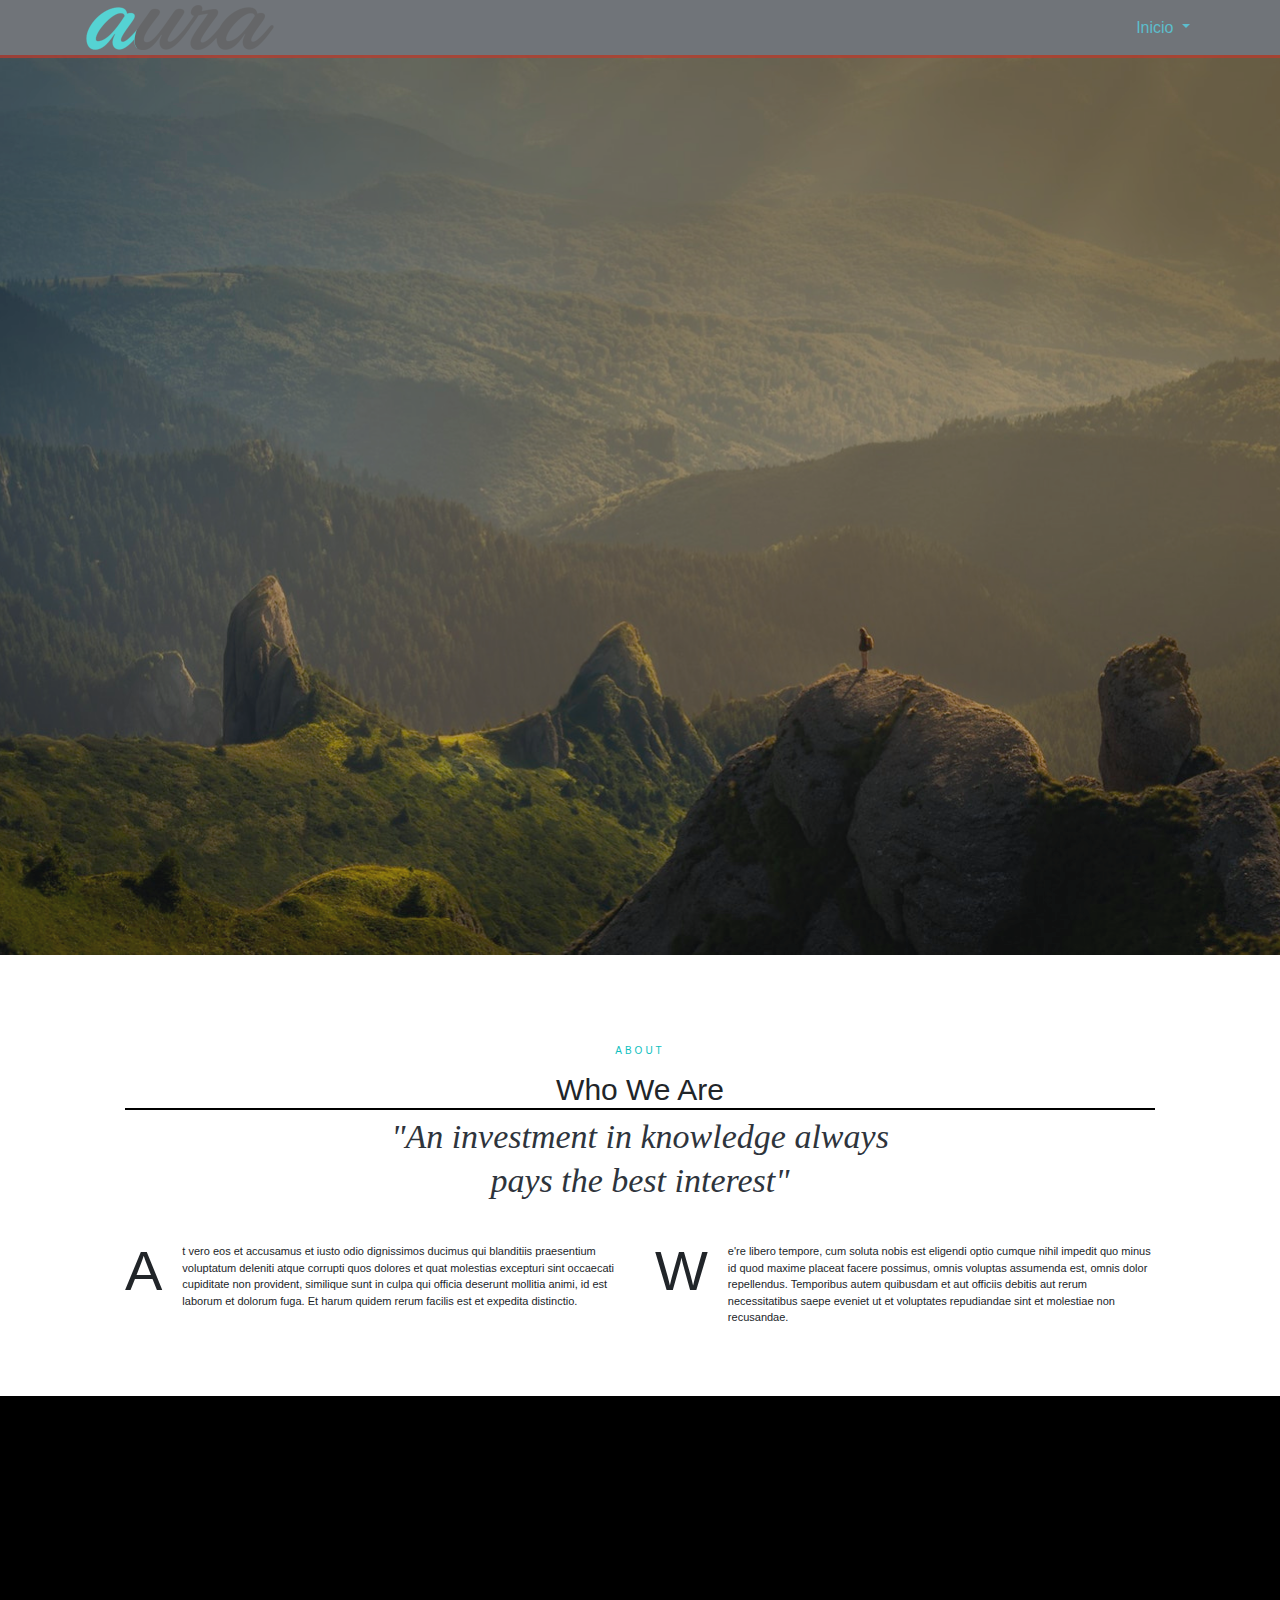
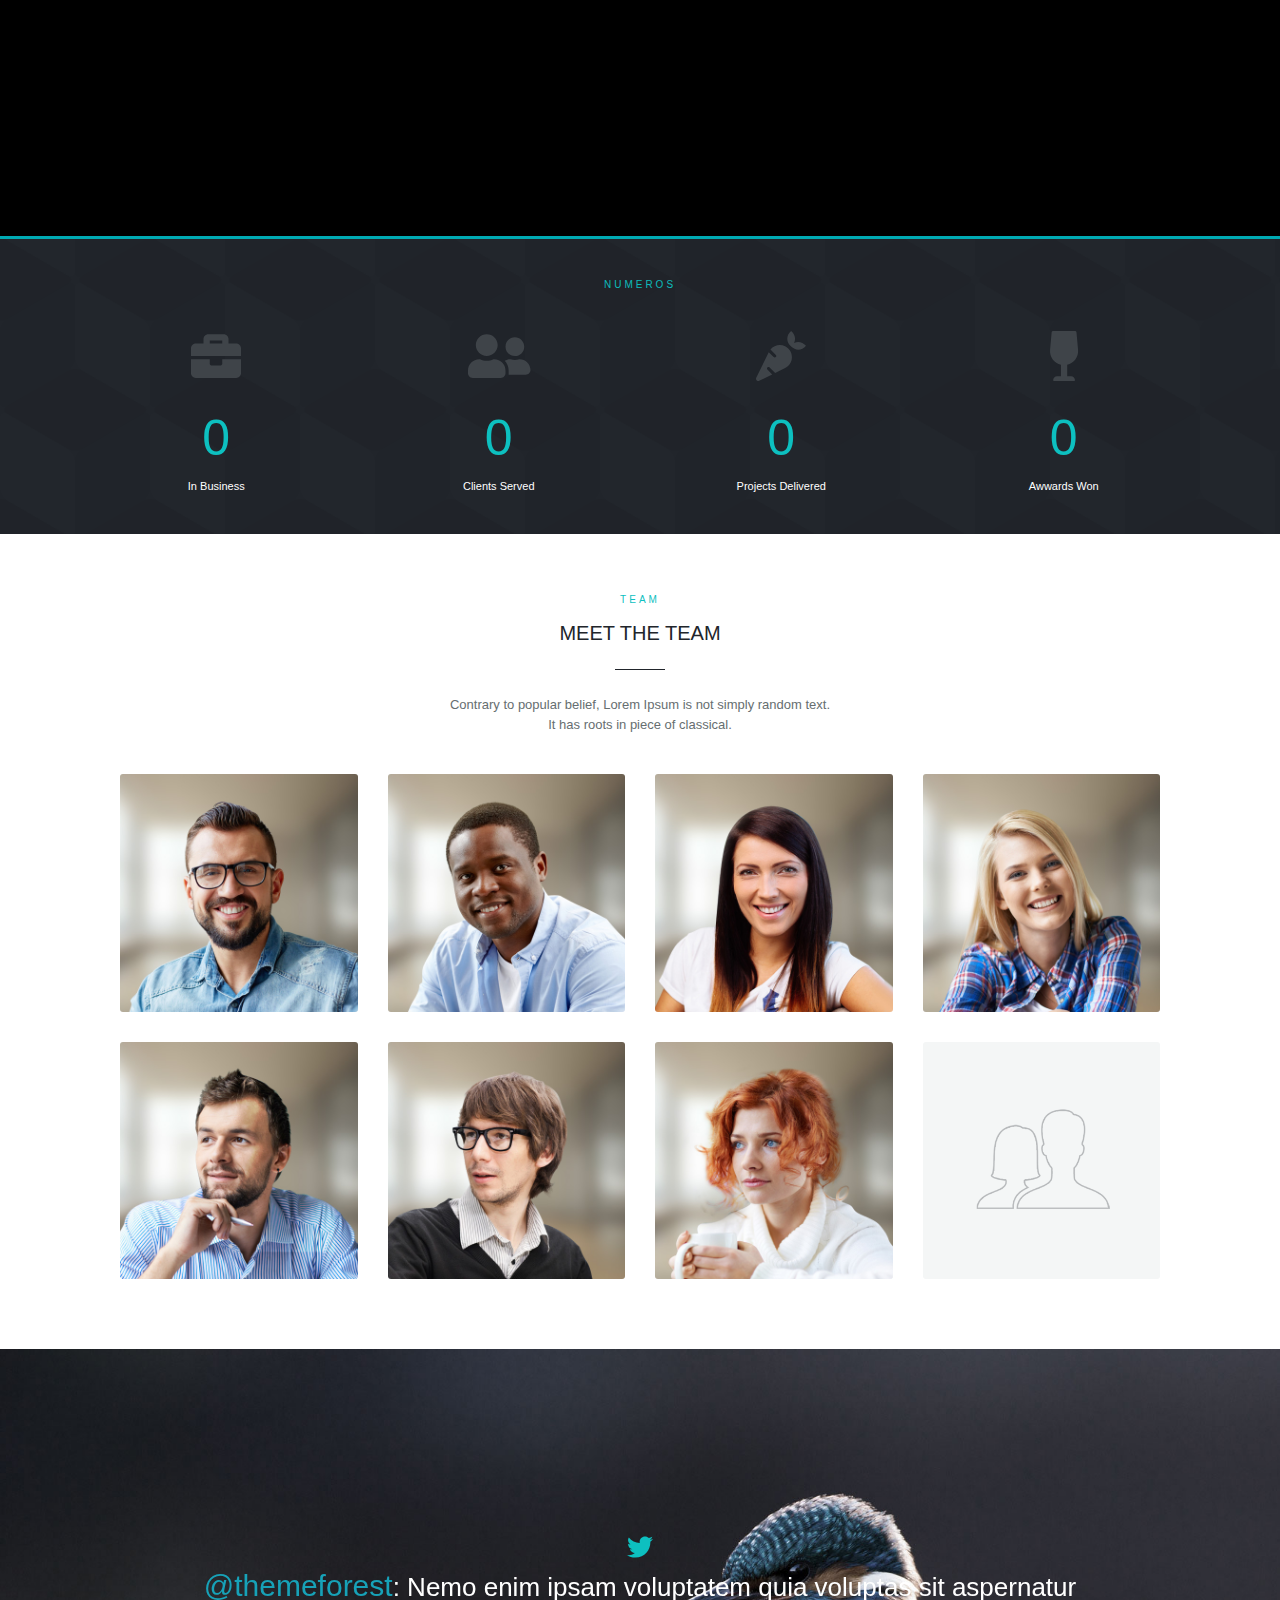
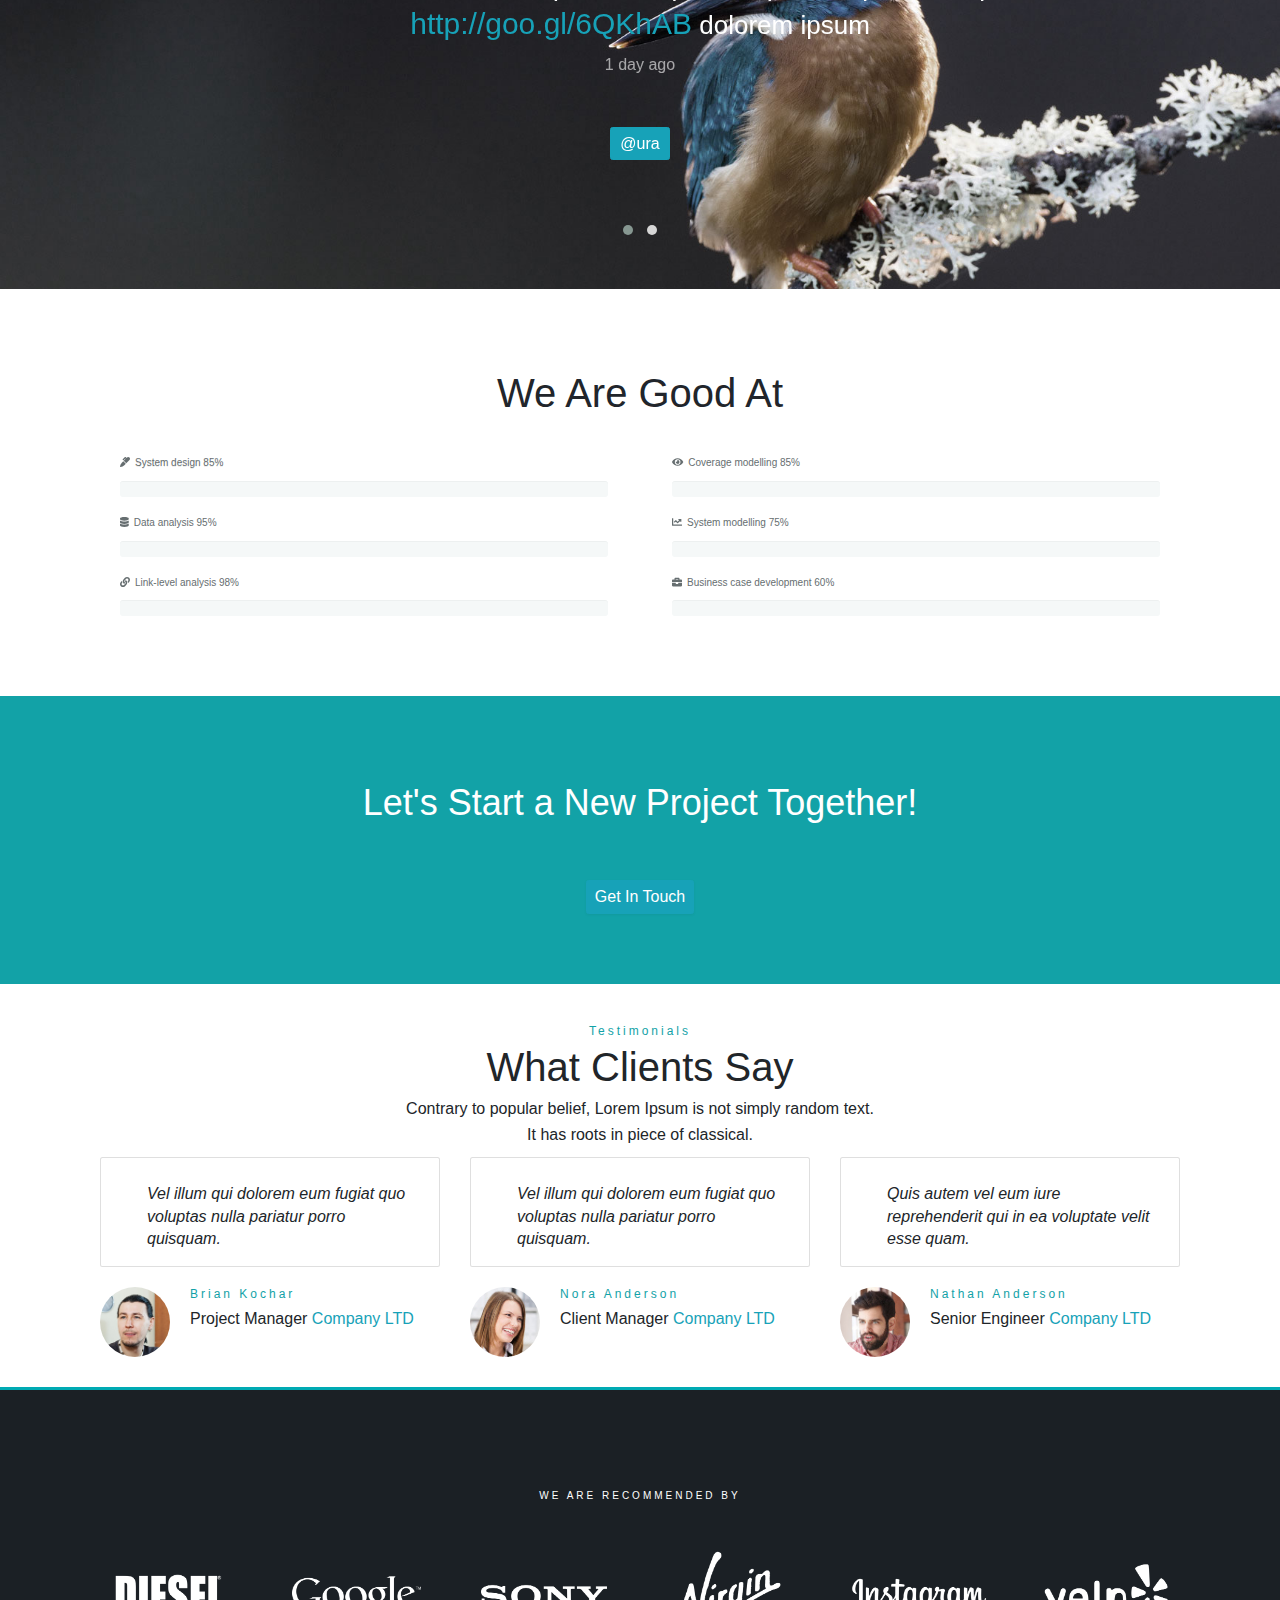
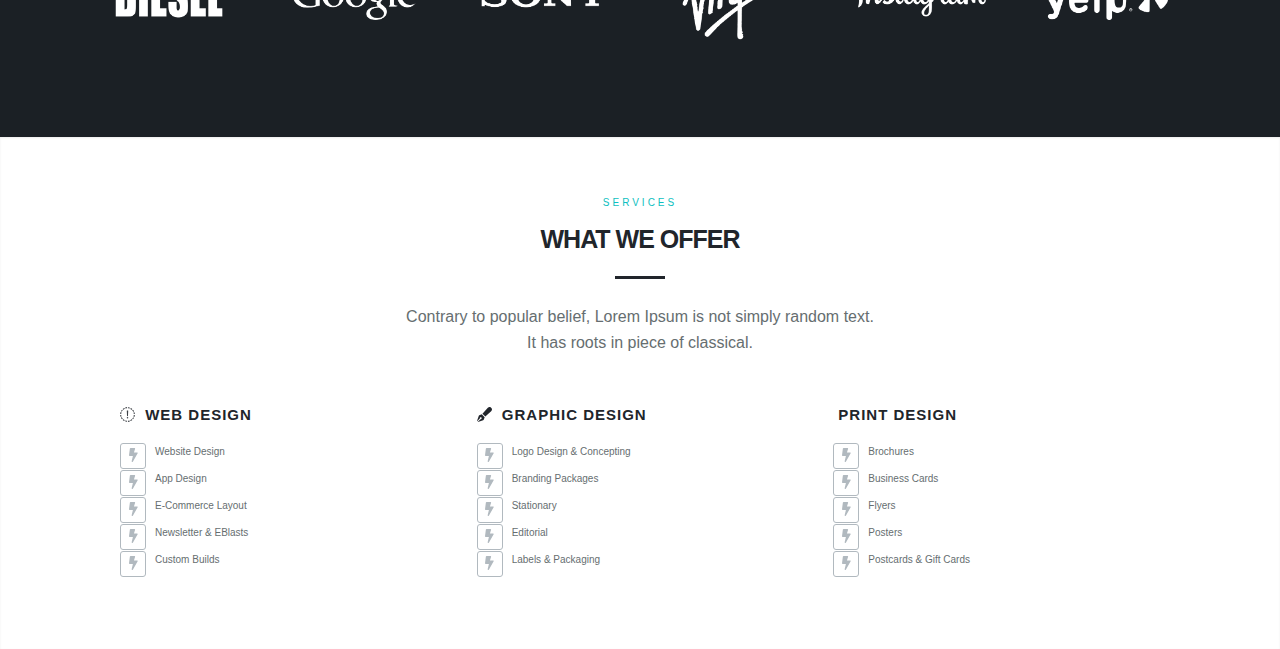
<file: HOME-PAGE.html>
<!DOCTYPE html>
<html lang="es">

<head>
    <!-- Required meta tags -->
    <meta charset="utf-8" />
    <meta name="viewport" content="width=device-width, initial-scale=1, shrink-to-fit=no" />

    <!-- Bootstrap CSS -->
    <link rel="stylesheet" href="js/owl.carousel/dist/assets/owl.carousel.css">
    <link rel="stylesheet" href="js/owl.carousel/dist/assets/owl.theme.default.min.css">
    <link rel="stylesheet" type="text/css" href="3dParty/bootstrap/css/bootstrap.min.css" />
    <link rel="stylesheet" type="text/css" href="css/global.css" />
    <link rel="stylesheet" type="text/css" href="3dParty/colorbox/colorbox.css" />
    <link rel="stylesheet" type="text/css" href="css/google-maps.css" />
    <link rel="stylesheet" type="text/css" href="3dParty/rs-plugin/css/pi.settings.css" />
    <link rel="stylesheet" type="text/css" href="css/typo.css" />
    <link rel="stylesheet" type="text/css" href="css/slider.css" />
    <link rel="stylesheet" type="text/css" href="css/tooltips.css" />
    <link rel="stylesheet" type="text/css" href="css/counters.css" />
    <link rel="stylesheet" type="text/css" href="css/portfolio.css" />
    <link rel="stylesheet" type="text/css" href="css/page-nav.css" />
    <link rel="stylesheet" type="text/css" href="css/social.css" />
    <link rel="stylesheet" type="text/css" href="css/testimonials.css" />
    <link rel="stylesheet" href="css/bootstrap.min.css" />

    <!-- Bootstrap CSS -->
    <link rel="stylesheet" href="style.css">

    <title>Rompiendo Craneo</title>

</head>

<!-- - - - - - - - - - SECTION - - - - - - - - - -->

<div id="anchor-home">
    <!--  Header -->
    <div class="pi-header piScrollto piFixedHeader">
        <div class="pi-header-sticky">
            <nav class="navbar navbar-expand-sm bg-dark navbar-light fixed-top dark-overlay">
                <div class="container">
                    <img src="img/logo-base-2.png" class="img-fluid">
                    <button type="button" class="navbar-toggler" data-toggle="collapse" data-target="#navbarcollapse">
                        <span class="navbar-toggler-icon"></span>
                    </button>
                    <div class="collapse navbar-collapse" id="navbarcollapse">
                        <ul class="navbar-nav ml-auto">
                            <li class="nav-item dropdown">
                                <a class="nav-link dropdown-toggle" href="#" data-toggle="dropdown">
                                    Inicio
                                </a>
                                <div class="dropdown-menu">
                                    <a href="#" class="dropdown-item">About</a>
                                    <a href="#" class="dropdown-item">Services</a>
                                    <a href="#" class="dropdown-item">Team</a>
                                    <a href="#" class="dropdown-item">Work</a>
                                </div>
                            </li>

                        </ul>
                    </div>
                </div>
            </nav>
        </div>
    </div>
    <div class="tp-banner-container">
        <div class="tp-banner pi-revolution-slider-fullscreen">
            <ul class="">
                <!-- SLIDE  -->
                <li data-transition="fade" data-slotamount="1" data-masterspeed="1500">
                    <!-- MAIN IMAGE -->
                    <img src="img_external/fotos/paisaje6.jpeg" alt="" data-bgfit="cover" data-bgposition="center top"
                        data-bgrepeat="no-repeat">
                    <!-- LAYERS -->

                    <!-- LAYER NR. 1 -->
                    <div class="tp-caption sfb fadeout" data-x="728" data-y="39" data-speed="800" data-start="1500"
                        data-easing="Power4.easeOut" data-endspeed="300" data-endeasing="Power1.easeIn"
                        data-captionhidden="on" style="z-index: 3"><img src="img_external/revolution-slider/light-bulb-1.png"
                            alt="">
                    </div>

                    <!-- LAYER NR. 2 -->
                    <div class="tp-caption fading" data-x="570" data-y="-117" data-speed="2500" data-start="4500"
                        data-easing="Power4.easeOut" data-endspeed="600" data-endeasing="Power1.easeIn"
                        data-captionhidden="on" style="z-index: 4"><img src="img_external/revolution-slider/light-bulb-2.png"
                            alt="">
                    </div>

                    <!-- LAYER NR. 3 -->
                    <div class="tp-caption sft" data-x="588" data-y="60" data-speed="500" data-start="2000" data-easing="Power4.easeOut"
                        data-endspeed="600" data-endeasing="Power1.easeIn" data-captionhidden="on" style="z-index: 5"><img
                            src="img_external/revolution-slider/brain.png" alt="">
                    </div>

                    <!-- LAYER NR. 4 -->
                    <div class="tp-caption sft" data-x="561" data-y="181" data-speed="500" data-start="2200"
                        data-easing="Power4.easeOut" data-endspeed="600" data-endeasing="Power1.easeIn"
                        data-captionhidden="on" style="z-index: 6"><img src="img_external/revolution-slider/graph-1.png"
                            alt="">
                    </div>

                    <!-- LAYER NR. 5 -->
                    <div class="tp-caption sft" data-x="600" data-y="295" data-speed="500" data-start="2400"
                        data-easing="Power4.easeOut" data-endspeed="600" data-endeasing="Power1.easeIn"
                        data-captionhidden="on" style="z-index: 7"><img src="img_external/revolution-slider/success-1.png"
                            alt="">
                    </div>

                    <!-- LAYER NR. 6 -->
                    <div class="tp-caption sft" data-x="645" data-y="361" data-speed="500" data-start="2600"
                        data-easing="Power4.easeOut" data-endspeed="600" data-endeasing="Power1.easeIn"
                        data-captionhidden="on" style="z-index: 8"><img src="img_external/revolution-slider/chart-1.png"
                            alt="">
                    </div>

                    <!-- LAYER NR. 7 -->
                    <div class="tp-caption sft" data-x="1010" data-y="62" data-speed="500" data-start="2800"
                        data-easing="Power4.easeOut" data-endspeed="600" data-endeasing="Power1.easeIn"
                        data-captionhidden="on" style="z-index: 9"><img src="img_external/revolution-slider/puzzle.png"
                            alt="">
                    </div>

                    <!-- LAYER NR. 8 -->
                    <div class="tp-caption sft" data-x="1000" data-y="165" data-speed="500" data-start="3000"
                        data-easing="Power4.easeOut" data-endspeed="600" data-endeasing="Power1.easeIn"
                        data-captionhidden="on" style="z-index: 10"><img src="img_external/revolution-slider/money-rec.png"
                            alt="">
                    </div>

                    <!-- LAYER NR. 9 -->
                    <div class="tp-caption sft" data-x="1018" data-y="230" data-speed="500" data-start="3200"
                        data-easing="Power4.easeOut" data-endspeed="600" data-endeasing="Power1.easeIn"
                        data-captionhidden="on" style="z-index: 11"><img src="img_external/revolution-slider/money-rec-1.png"
                            alt="">
                    </div>

                    <!-- LAYER NR. 10 -->
                    <div class="tp-caption sft" data-x="986" data-y="353" data-speed="500" data-start="3200"
                        data-easing="Power4.easeOut" data-endspeed="600" data-endeasing="Power1.easeIn"
                        data-captionhidden="on" style="z-index: 12"><img src="img_external/revolution-slider/messages.png"
                            alt="">
                    </div>

                    <!-- LAYER NR. 11 -->
                    <div class="tp-caption sft str c__titulo" data-x="45" data-hoffset="0" data-y="100" data-speed="500"
                        data-start="3400" data-easing="Back.easeInOut" data-endspeed="300" style="z-index: 13; font-size: 50px; color: #fff; letter-spacing: -1px; text-shadow: 0 1px 0 rgba(0,0,0,0.2); font-weight: 300; line-height: 60px;">
                        Aprendiendo a <br> Pensar
                    </div>

                    <!-- LAYER NR. 12 -->
                    <div class="tp-caption sft str c__texto" data-x="45" data-hoffset="0" data-y="238" data-speed="500"
                        data-start="3600" data-easing="Back.easeInOut" data-endspeed="300" style="z-index: 14; font-size: 18px; color: rgba(250,250,250,0.85); font-weight: 300; line-height: 28px;">
                        Lorem ipsum dolor sit amet consectetur, adipisicing elit. Nobis expedita dolores aut a nemo <br>
                        necessitatibus, velit, quo modi facere natus alias iure. Porro, molestiae excepturi <br>
                        assumenda et minus nesciunt! <br>
                    </div>

                    <!-- LAYER NR. 13 -->
                    <div class="tp-caption sft str btn-info" data-x="45" data-hoffset="0" data-y="320" data-speed="500"
                        data-start="3800" data-easing="Back.easeInOut" data-endspeed="300" style="z-index: 15;">
                        <a href="services-services-1.html" class="btn pi-btn-green">
                            <i class="fas fa-arrow-alt-circle-right"></i>Mas Servicios
                        </a>
                    </div>

                </li>

                <!-- SLIDE  -->
                <li data-transition="fade" data-slotamount="1" data-masterspeed="1500">
                    <!-- MAIN IMAGE -->
                    <img src="img_external/fotos/paisaje9.jpeg" alt="" data-bgfit="cover" data-bgposition="center top"
                        data-bgrepeat="no-repeat">
                    <!-- LAYERS -->

                    <!-- LAYER NR. 1 -->
                    <div class="tp-caption sfb" data-x="583" data-y="60" data-speed="800" data-start="1500" data-easing="Power4.easeOut"
                        data-endspeed="300" data-endeasing="Power1.easeIn" data-captionhidden="on" style="z-index: 3"><img
                            src="img_external/revolution-slider/cogs-1.png" alt="">
                    </div>

                    <!-- LAYER NR. 2 -->
                    <div class="tp-caption sft str c__titulo" data-x="45" data-hoffset="0" data-y="100" data-speed="500"
                        data-start="2400" data-easing="Back.easeInOut" data-endspeed="300" style="z-index: 4; font-size: 50px; color: #fff; letter-spacing: -1px; text-shadow: 0 1px 0 rgba(0,0,0,0.2); font-weight: 300; line-height: 60px;">
                        Solucionando Problemas y<br> Aportando Ideas
                    </div>

                    <!-- LAYER NR. 3 -->
                    <div class="tp-caption sft str c__texto" data-x="45" data-hoffset="0" data-y="238" data-speed="500"
                        data-start="2600" data-easing="Back.easeInOut" data-endspeed="300" style="z-index: 5; font-size: 18px; color: rgba(250,250,250,0.85); font-weight: 300; line-height: 28px;">
                        Lorem ipsum dolor sit amet consectetur, adipisicing elit. Nobis expedita dolores aut a nemo <br>
                        necessitatibus, velit, quo modi facere natus alias iure. Porro, molestiae excepturi <br>
                        assumenda et minus nesciunt! <br>
                    </div>

                    <!-- LAYER NR. 4 -->
                    <div class="tp-caption sft str btn-info" data-x="45" data-hoffset="0" data-y="320" data-speed="500"
                        data-start="2800" data-easing="Back.easeInOut" data-endspeed="300" style="z-index: 6;">
                        <a href="portfolio-portfolio-1.html" class="btn pi-btn-turquoise">
                            <i class="fas fa-arrow-alt-circle-right"></i> Ver Portafolio
                        </a>
                    </div>

                </li>

                <!-- SLIDE  -->
                <li data-transition="fade" data-slotamount="1" data-masterspeed="1500">
                    <!-- MAIN IMAGE -->
                    <img src="img_external/fotos/paisaje7.jpeg" alt="" data-bgfit="cover" data-bgposition="center top"
                        data-bgrepeat="no-repeat">
                    <!-- LAYERS -->

                    <!-- LAYER NR. 1 -->
                    <div class="tp-caption sfb" data-x="718" data-y="386" data-speed="800" data-start="1500"
                        data-easing="Power4.easeOut" data-endspeed="300" data-endeasing="Power1.easeIn"
                        data-captionhidden="on" style="z-index: 3"><img src="img_external/revolution-slider/cloud-1.png"
                            alt="">
                    </div>

                    <!-- LAYER NR. 2 -->
                    <div class="tp-caption sfb" data-x="300" data-y="386" data-speed="800" data-start="1900"
                        data-easing="Power4.easeOut" data-endspeed="300" data-endeasing="Power1.easeIn"
                        data-captionhidden="on" style="z-index: 4"><img src="img_external/revolution-slider/cloud-2.png"
                            alt="">
                    </div>

                    <!-- LAYER NR. 3 -->
                    <div class="tp-caption sfb" data-x="300" data-y="386" data-speed="800" data-start="1900"
                        data-easing="Power4.easeOut" data-endspeed="300" data-endeasing="Power1.easeIn"
                        data-captionhidden="on" style="z-index: 5"><img src="img_external/revolution-slider/cloud-3.png"
                            alt="">
                    </div>

                    <!-- LAYER NR. 4 -->
                    <div class="tp-caption sfb" data-x="521" data-y="49" data-speed="800" data-start="2300" data-easing="Power4.easeOut"
                        data-endspeed="300" data-endeasing="Power1.easeIn" data-captionhidden="on" style="z-index: 6"><img
                            src="img_external/revolution-slider/rocket-1.png" alt="">
                    </div>

                    <!-- LAYER NR. 5 -->
                    <div class="tp-caption sft str c__titulo" data-x="45" data-hoffset="0" data-y="100" data-speed="500"
                        data-start="2400" data-easing="Back.easeInOut" data-endspeed="300" style="z-index: 7; font-size: 50px; color: #fff; letter-spacing: -1px; text-shadow: 0 1px 0 rgba(0,0,0,0.2); font-weight: 300; line-height: 60px;">
                        Intentamos Superar y<br> Ayudar A Los Demas
                    </div>

                    <!-- LAYER NR. 6 -->
                    <div class="tp-caption  sft str c__texto" data-x="45" data-hoffset="0" data-y="238" data-speed="500"
                        data-start="2600" data-easing="Back.easeInOut" data-endspeed="300" style="z-index: 8; font-size: 18px; color: rgba(250,250,250,0.85); font-weight: 300; line-height: 28px;">
                        Lorem ipsum dolor sit amet consectetur, adipisicing elit. Nobis expedita dolores aut a nemo <br>
                        necessitatibus, velit, quo modi facere natus alias iure. Porro, molestiae excepturi <br>
                        assumenda et minus nesciunt! <br>
                    </div>

                    <!-- LAYER NR. 7 -->
                    <div class="tp-caption sft str btn-info" data-x="45" data-hoffset="0" data-y="320" data-speed="500"
                        data-start="2800" data-easing="Back.easeInOut" data-endspeed="300" style="z-index: 9;">
                        <a href="contact-contact-1-fancy-header.html" class="btn pi-btn-turquoise">
                            <i class="fas fa-arrow-alt-circle-right"></i> Ver Mas
                        </a>
                    </div>

                </li>
            </ul>
        </div>
    </div>

    <span class="revolution-slider"></span>
</div>

<!-- - - - - - - - - - END SECTION - - - - - - - - - -->

<!-- - - - - - - - - - Section - - - - - - - - - -->

<section class="info-section">
    <div class="container">
        <div class="row">
            <div class="col md 12">
                <div class="pi-section pi-padding-bottom-40">

                    <div class="text-center py-5">
                        <h6 class="text-uppercase text-info">
                            About
                        </h6>
                        <h2 class="c-section__titulo">
                            Who We Are
                        </h2>
                        <p class="lead-34 pi-text-dark pi-italic" style="font-family: 'Playfair Display';">
                            "An investment in knowledge always <br>pays the best interest"
                        </p>
                    </div>
                    <div class="row ">
                        <div class="col-sm-6 pi-padding-bottom-20">
                            <p class="c-section__texto">
                                <span class=" pi-dropcap">A</span>t vero eos et accusamus et iusto odio
                                dignissimos
                                ducimus qui blanditiis
                                praesentium voluptatum deleniti atque corrupti quos dolores et quat molestias excepturi
                                sint occaecati
                                cupiditate non provident, similique sunt in culpa qui officia deserunt mollitia animi,
                                id est laborum et dolorum
                                fuga. Et harum quidem rerum facilis est et expedita distinctio.
                            </p>
                        </div>
                        <div class="col-sm-6 pi-padding-bottom-20">
                            <p class="c-section__texto">
                                <span class="pi-dropcap">W</span>e're
                                libero tempore, cum soluta nobis est
                                eligendi
                                optio cumque nihil impedit
                                quo minus id quod maxime placeat facere possimus, omnis voluptas assumenda est, omnis
                                dolor repellendus.
                                Temporibus autem quibusdam et aut officiis debitis aut rerum necessitatibus saepe
                                eveniet ut et voluptates
                                repudiandae sint et molestiae non recusandae.
                            </p>
                        </div>
                    </div>
                </div>
            </div>
        </div>
    </div>
</section>

<!-- - - - - - - - - - End Section- - - - - - - - - -->

<!-- Section -->

<div class="c-section__bg pi-section-w pi-section-parallax pi-shadow-inside-top">
    <div class="pi-section">

    </div>
</div>

<!-- End Section -->

<!-- Section -->

<div class="c-section pi-section-w ">
    <div class="pi-texture c__img"></div>
    <div class="c-section__hijo container">

        <div class="text-center c-top">
            <h6 class="text-uppercase text-info">
                Numeros
            </h6>
        </div>

        <!-- Row -->
        <div class="pi-row pi-grid-small-margins pi-text-center">

            <!-- Col 3 -->
            <div class="pi-col-sm-3 pi-col-2xs-6 pi-padding-bottom-20">
                <div class="pi-counter pi-counter-simple" data-count-from="0" data-count-to="2002" data-easing="easeInCirc"
                    data-duration="1000" data-frames-per-second="0">
                    <div class="pi-counter-count pi-counter-count-big pi-weight-400 pi-text-base">

                        <p class="mb-5">
                            <i class="fas fa-briefcase"></i>
                        </p>

                        <div class="pi-counter-number">0</div>

                    </div>
                    <p class="c-section__texto">In Business</p>
                </div>
            </div>
            <!-- End col 3 -->

            <!-- Col 3 -->
            <div class="pi-col-sm-3 pi-col-2xs-6 pi-padding-bottom-20">
                <div class="pi-counter pi-counter-simple" data-count-from="0" data-count-to="182" data-easing="easeInCirc"
                    data-duration="2000" data-frames-per-second="10">
                    <div class="pi-counter-count pi-counter-count-big pi-weight-400 pi-text-base">

                        <p class="mb-5">
                            <i class="fas fa-user-friends"></i>
                        </p>

                        <span class="pi-counter-number">0</span>

                    </div>
                    <p class="c-section__texto">Clients Served</p>
                </div>
            </div>
            <!-- End col 3 -->

            <!-- Col 3 -->
            <div class="pi-col-sm-3 pi-col-2xs-6 pi-padding-bottom-20">
                <div class="pi-counter pi-counter-simple" data-count-from="0" data-count-to="250" data-easing="easeInCirc"
                    data-duration="3000" data-frames-per-second="10">
                    <div class="pi-counter-count pi-counter-count-big pi-weight-400 pi-text-base">

                        <p class="mb-5">
                            <i class="fas fa-carrot"></i>
                        </p>

                        <span class="pi-counter-number">0</span>

                    </div>
                    <p class="c-section__texto">Projects Delivered</p>
                </div>
            </div>
            <!-- End col 3 -->

            <!-- Col 3 -->
            <div class="pi-col-sm-3 pi-col-2xs-6 pi-padding-bottom-20">
                <div class="pi-counter pi-counter-simple" data-count-from="0" data-count-to="15" data-easing="easeInCirc"
                    data-duration="4000" data-frames-per-second="10">
                    <div class="pi-counter-count pi-counter-count-big pi-weight-400 pi-text-base">

                        <p class="mb-5">
                            <i class="fas fa-wine-glass"></i>
                        </p>

                        <span class="pi-counter-number">0</span>

                    </div>
                    <p class="c-section__texto">Awwards Won</p>
                </div>
            </div>
            <!-- End col 3 -->

        </div>
        <!-- End row -->

    </div>
</div>

<!-- - - - - - - - - - SECTION - - - - - - - - - -->

<div id="anchor-team" class="pi-section-w pi-section-white">
    <div class="pi-section pi-padding-bottom-50">

        <div class="pi-text-center pi-padding-bottom-30">
            <h6 class="text-uppercase text-info">
                Team
            </h6>
            <h2 class=" text-uppercase pi-has-border pi-has-short-border">
                Meet The Team
            </h2>
            <p class="c-article__text">
                Contrary to popular belief, Lorem Ipsum is not simply random text. <br>It has roots in piece of
                classical.
            </p>
        </div>

        <div class="pi-row">
            <div class="pi-col-xs-6 pi-col-sm-4 pi-col-md-3 pi-padding-bottom-10">

                <!-- Team member -->
                <div class="pi-img-w pi-img-round-corners c-article__img">
                    <img src="img_external/team/leader-11.jpg" alt="">
                    <div class="pi-img-overlay pi-img-overlay-darker">
                        <div class="pi-caption-centered">
                            <div>
                                <a href="#" class="c-article__fb">
                                    <i class="fab fa-facebook"></i>
                                </a>
                                <a href="#" class="c-article__fb">
                                    <i class="fab fa-twitter "></i>
                                </a>
                                <a href="#" class="c-article__fb">
                                    <i class="fab fa-dribbble"></i>
                                </a>
                                <h3 class="h4 c-article__titulo">Mike Ross</h3>
                                <ul class="pi-caption-links pi-margin-bottom-10">
                                    <li>Co-Founder, Art Director</li>
                                </ul>
                            </div>
                        </div>
                    </div>
                </div>
                <!-- End team member -->

            </div>

            <div class="pi-col-xs-6 pi-col-sm-4 pi-col-md-3 pi-padding-bottom-10">

                <!-- Team member -->
                <div class="pi-img-w pi-img-round-corners c-article__img">
                    <img src=" img_external/team/leader-22.jpg">
                    <div class="pi-img-overlay pi-img-overlay-darker">
                        <div class="pi-caption-centered">
                            <div>
                                <a href="#" class="c-article__fb">
                                    <i class="fab fa-facebook"></i>
                                </a>
                                <a href="#" class="c-article__fb">
                                    <i class="fab fa-twitter "></i>
                                </a>
                                <h3 class="h4 c-article__titulo">Mattias Nuffer</h3>
                                <ul class="pi-caption-links pi-margin-bottom-10">
                                    <li>Co-Founder, Web Developer</li>
                                </ul>
                            </div>
                        </div>
                    </div>
                </div>
                <!-- End team member -->

            </div>

            <div class="pi-col-xs-6 pi-col-sm-4 pi-col-md-3 pi-padding-bottom-10">

                <!-- Team member -->
                <div class="pi-img-w pi-img-round-corners c-article__img">
                    <img src="img_external/team/leader-33.jpg" alt="">
                    <div class="pi-img-overlay pi-img-overlay-darker">
                        <div class="pi-caption-centered">
                            <div>
                                <a href="#" class="c-article__fb">
                                    <i class="fab fa-facebook"></i>
                                </a>
                                <a href="#" class="c-article__fb">
                                    <i class="fab fa-twitter "></i>
                                </a>
                                <h3 class="h4 c-article__titulo">Kindra Hall</h3>
                                <ul class="pi-caption-links pi-margin-bottom-10">
                                    <li>Web & Graphic Designer</li>
                                </ul>
                            </div>
                        </div>
                    </div>
                </div>
                <!-- End team member -->

            </div>

            <div class="pi-col-xs-6 pi-col-sm-4 pi-col-md-3 pi-padding-bottom-10">

                <!-- Team member -->
                <div class="pi-img-w pi-img-round-corners c-article__img">
                    <img src="img_external/team/leader-44.jpg" alt="">
                    <div class="pi-img-overlay pi-img-overlay-darker">
                        <div class="pi-caption-centered">
                            <div>
                                <a href="#" class="c-article__fb">
                                    <i class="fab fa-facebook"></i>
                                </a>
                                <h3 class="h4 c-article__titulo">Nora Anderson</h3>
                                <ul class="pi-caption-links pi-margin-bottom-10">
                                    <li>Project Manager</li>
                                </ul>
                            </div>
                        </div>
                    </div>
                </div>
                <!-- End team member -->

            </div>

            <div class="pi-col-xs-6 pi-col-sm-4 pi-col-md-3">

                <!-- Team member -->
                <div class="pi-img-w pi-img-round-corners c-article__img">
                    <img src="img_external/team/leader-55.jpg" alt="">
                    <div class="pi-img-overlay pi-img-overlay-darker">
                        <div class="pi-caption-centered">
                            <div>
                                <a href="#" class="c-article__fb">
                                    <i class="fab fa-facebook"></i>
                                </a>
                                <h3 class="h4 c-article__titulo">Jim Terrell</h3>
                                <ul class="pi-caption-links pi-margin-bottom-10">
                                    <li>Client Manager</li>
                                </ul>
                            </div>
                        </div>
                    </div>
                </div>
                <!-- End team member -->

            </div>

            <div class="pi-col-xs-6 pi-col-sm-4 pi-col-md-3">

                <!-- Team member -->
                <div class="pi-img-w pi-img-round-corners c-article__img">
                    <img src="img_external/team/leader-66.jpg" alt="">
                    <div class="pi-img-overlay pi-img-overlay-darker">
                        <div class="pi-caption-centered">
                            <div>
                                <a href="#" class="c-article__fb">
                                    <i class="fab fa-facebook"></i>
                                </a>
                                <h3 class="h4 c-article__titulo">Brian Kochar</h3>
                                <ul class="pi-caption-links pi-margin-bottom-10">
                                    <li>Web Developer</li>
                                </ul>
                            </div>
                        </div>
                    </div>
                </div>
                <!-- End team member -->

            </div>

            <div class="pi-col-xs-6 pi-col-sm-4 pi-col-md-3">

                <!-- Team member -->
                <div class="pi-img-w pi-img-round-corners c-article__img">
                    <img src="img_external/team/leader-77.jpg" alt="">
                    <div class="pi-img-overlay pi-img-overlay-darker">
                        <div class="pi-caption-centered">
                            <div>
                                <a href="#" class="c-article__fb">
                                    <i class="fab fa-facebook"></i>
                                </a>
                                <a href="#" class="c-article__fb">
                                    <i class="fab fa-twitter "></i>
                                </a>
                                <h3 class="h4 c-article__titulo">Anna Kochar</h3>
                                <ul class="pi-caption-links pi-margin-bottom-10">
                                    <li>Cliente Manager</li>
                                </ul>
                            </div>
                        </div>
                    </div>
                </div>
                <!-- End team member -->

            </div>

            <div class="pi-col-xs-6 pi-col-sm-4 pi-col-md-3 ">

                <!-- Team member -->
                <div class="pi-img-w pi-img-round-corners c-article__img">
                    <img src="img_external/team/leader-88.png">
                    <div class="pi-img-overlay pi-img-overlay-darker">
                        <div class="pi-caption-centered c-section__div">
                            <div>
                                <h3 class="h4 c-article__titulo">Hola !</h3>
                                <p class="pi-margin-bottom-20">
                                    Leveraging our collective experience extraordinary
                                </p>
                                <a href="#" class="btn btn-info text-white">
                                    Ver Vacasiones
                                </a>
                            </div>
                        </div>
                    </div>
                </div>

                <!-- End team member -->
            </div>

        </div>

    </div>
</div>
<section class="text-center c-noticia-carousel__img ">
    <div class=" container owl-carousel owl-theme " id="noticias-carousel">
        <article class="c-noticia text-center">

            <div class="p-3">
                <i class="icon-tw fab fa-twitter"></i>
                <p class="lead-28 ">
                    <a href="#">@themeforest</a>: Nemo enim ipsam voluptatem quia voluptas sit aspernatur <a href="#">http://goo.gl/6QKhAB</a>
                    dolorem ipsum
                </p>
                <p class="c-noticia-carousel__fecha">
                    1 day ago
                </p>
                <a class="c-noticia-carousel__enlace btn btn-info stretched-link text-white" href="#">@ura</a>
            </div>
        </article>
        <article class="c-noticia  text-center">

            <div class="p-3">
                <i class="icon-tw fab fa-twitter"></i>
                <p class="lead-28 ">
                    <a href="#">@themeforest</a>: Sit aspernatur <a href="#">http://goo.gl/6QKhAB</a>
                    nem enim ipsam voluptatem quia voluptas
                </p>
                <p class="c-noticia-carousel__fecha">
                    1 day ago
                </p>
                <a class="c-noticia-carousel__enlace btn btn-info stretched-link text-white" href="#">@ura</a>
            </div>
        </article>
    </div>
</section>
<!-- - - - - - - - - - END SECTION Carousel- - - - - - - - - -->

<section class="pi-section-w pi-section-white">
    <div class="pi-section pi-padding-top-80 pi-padding-bottom-60">

        <div class="text-center">
            <h2 class="c-progreso__titulo">
                We Are Good At
            </h2>
        </div>

        <!-- Row -->
        <div class="pi-row pi-grid-big-margins">
            <!-- Col 6 -->
            <div class="pi-col-xs-6">
                <!-- Progress bar 1-->
                <article class="pi-counter pi-counter-line" data-counter-type="line" data-count-from="0" data-count-to="85"
                    data-easing="easeInCirc" data-duration="2000" data-frames-per-second=".7ms">

                    <p class=""><i class="fas fa-marker pi-icon-left"></i>System design 85%</p>

                    <div class="pi-counter-count">
                        <div class="pi-counter-progress pi-bar-one"></div>
                    </div>
                </article>
                <!-- End progress bar 2-->

                <!-- Progress bar -->
                <article class="pi-counter pi-counter-line" data-counter-type="line" data-count-from="0" data-count-to="95"
                    data-easing="easeInCirc" data-duration="2000" data-frames-per-second="10">

                    <p class="pi-counter-label"><i class="fas fa-database pi-icon-left"></i>Data analysis 95%</p>

                    <div class="pi-counter-count">
                        <div class="pi-counter-progress pi-bar-two"></div>
                    </div>

                </article>
                <!-- End progress bar 3-->

                <!-- Progress bar -->
                <article class="pi-counter pi-counter-line pi-slave" data-counter-type="line" data-count-from="0"
                    data-count-to="98" data-easing="easeInCirc" data-duration="2000" data-frames-per-second="10">

                    <p class="pi-counter-label"><i class="fas fa-link pi-icon-left"></i>Link-level analysis 98%</p>

                    <div class="pi-counter-count">
                        <div class="pi-counter-progress pi-bar-three"></div>
                    </div>

                </article>
                <!-- End progress bar -->

            </div>
            <!-- End col 6 -->

            <!-- Col 6 -->
            <div class="pi-col-xs-6">

                <!-- Progress bar 4-->
                <article class="pi-counter pi-counter-line" data-counter-type="line" data-count-from="0" data-count-to="85"
                    data-easing="easeInCirc" data-duration="2000" data-frames-per-second="10">

                    <p class="pi-counter-label"><i class="fas fa-eye pi-icon-left"></i>Coverage modelling 85%</p>

                    <div class="pi-counter-count">
                        <div class="pi-counter-progress pi-bar-one"></div>
                    </div>

                </article>
                <!-- End progress bar -->

                <!-- Progress bar 5-->
                <article class="pi-counter pi-counter-line" data-counter-type="line" data-count-from="0" data-count-to="75"
                    data-easing="easeInCirc" data-duration="2000" data-frames-per-second="10">

                    <p class="pi-counter-label"><i class="fas fa-chart-line pi-icon-left"></i>System modelling 75%</p>

                    <div class="pi-counter-count">
                        <div class="pi-counter-progress pi-bar-two"></div>
                    </div>

                </article>
                <!-- End progress bar -->

                <!-- Progress bar 6 -->
                <article class="pi-counter pi-counter-line pi-slave" data-counter-type="line" data-count-from="0"
                    data-count-to="90" data-easing="easeInCirc" data-duration="2000" data-frames-per-second="10">

                    <p class="pi-counter-label"><i class="fas fa-briefcase pi-icon-left"></i>Business case
                        development
                        60%</p>

                    <div class="pi-counter-count">
                        <div class="pi-counter-progress pi-bar-three"></div>
                    </div>
                </article>
                <!-- End progress bar -->
            </div>
            <!-- End col 6 -->
        </div>
        <!-- End row -->
    </div>
</section>

<section class="c-section-skyblue">
    <div class="pi-section pi-padding-top-80 pi-padding-bottom-60">
        <div class="pi-text-center">
            <p class="c-section-skyblue__text">
                Let's Start a New Project Together!
            </p>
            <p>
                <a href="#" class="btn btn-info pi-btn-big pi-btn-contur-2">
                    Get In Touch
                </a>
            </p>
        </div>
    </div>
</section>

<section id="anchor-testimonials" class="c-section-testimonios">
    <div class="container c-section-testimonios__div">

        <div class="text-center">
            <h6 class="c-section-testimonios__titulo">
                Testimonials
            </h6>
            <h2 class="c-section-testimonios__tituloprincipal">
                What Clients Say
            </h2>
            <p class="c-section-testimonios__texto">
                Contrary to popular belief, Lorem Ipsum is not simply random text. <br>It has roots in piece of
                classical.
            </p>
        </div>

        <!-- Row -->
        <div class="">

            <!-- Col 4 -->
            <article class="pi-col-sm-4">

                <div class="c-section-testimonios-card ">
                    <div class="pi-testimonial-content  pi-testimonial-content-quotes card">
                        <p>Vel illum qui dolorem eum fugiat quo voluptas nulla pariatur porro quisquam.</p>
                    </div>
                    <div class="pi-testimonial-author pi-clearfix">
                        <span class="pi-testimonial-author-photo pi-img-round"><img src="img_external/testimonials/client-photo-4.jpg"></span>
                        <div>
                            <h6 class="c-section-testimonios__titulo">Brian Kochar</h6>
                            <p class="c-section-testimonios__texto">Project Manager <a href="#">Company LTD</a></p>
                        </div>
                    </div>
                </div>

            </article>
            <!-- End col 4 -->

            <!-- Col 4 -->
            <article class="pi-col-sm-4">

                <div class="c-section-testimonios-card">
                    <div class="pi-testimonial-content pi-testimonial-content-quotes card">
                        <p>Vel illum qui dolorem eum fugiat quo voluptas nulla pariatur porro quisquam.</p>
                    </div>
                    <div class="pi-testimonial-author pi-clearfix">
                        <span class="pi-testimonial-author-photo pi-img-round"><img src="img_external/testimonials/client-photo-3.jpg"
                                alt=""></span>
                        <div>
                            <h6 class="c-section-testimonios__titulo">Nora Anderson</h6>
                            <p class="c-section-testimonios__texto">Client Manager <a href="#">Company LTD</a></p>
                        </div>
                    </div>
                </div>

            </article>
            <!-- End col 4 -->

            <!-- Col 4 -->
            <div class="pi-col-sm-4">

                <article class="c-section-testimonios-card">
                    <div class="pi-testimonial-content  pi-testimonial-content-quotes card">
                        <p>Quis autem vel eum iure reprehenderit qui in ea voluptate velit esse quam.</p>
                    </div>
                    <div class="pi-testimonial-author pi-clearfix">
                        <span class="pi-testimonial-author-photo pi-img-round"><img src="img_external/testimonials/client-photo-1.jpg"
                                alt=""></span>
                        <div>
                            <h6 class="c-section-testimonios__titulo">Nathan Anderson</h6>
                            <p class="c-section-testimonios__texto">Senior Engineer <a href="#">Company LTD</a></p>
                        </div>
                    </div>
                </article>
            </div>
            <!-- End col 4 -->
        </div>
        <!-- End row -->
    </div>
</section>

<section class="c-section-logos pi-section-w pi-section-parallax pi-border-top-strong-base ">
    <div class=" c-section-logos__div pi-texture"></div>
    <div class="container c-section-logos__hijo">

        <div class="pi-text-center pi-padding-bottom-30 text-center">
            <h6 class="c-section-logos__titulo">
                We are recommended by
            </h6>
        </div>

        <!-- Logos gallery -->
        <div class="pi-row pi-liquid-col-sm-6 pi-liquid-col-xs-4 pi-liquid-col-2xs-3 pi-gallery pi-gallery-small-margins">

            <!-- Logo -->
            <article class="pi-gallery-item">
                <div class="pi-img-w pi-tooltip" data-placement="top" title="" data-original-title="Diesel">
                    <a href="#">
                        <span class="img-fluid">
                            <img src="img_external/clients/diesel-4.png" alt="">
                        </span>
                    </a>
                </div>
            </article>
            <!-- End logo -->

            <!-- Logo -->
            <article class="pi-gallery-item">
                <div class="pi-img-w pi-tooltip" data-placement="top" title="" data-original-title="Google">
                    <a href="#">
                        <span class="img-fluid">
                            <img src="img_external/clients/google-4.png" alt="">
                        </span>
                    </a>
                </div>
            </article>
            <!-- End logo -->

            <!-- Logo -->
            <article class="pi-gallery-item">
                <div class="pi-img-w pi-tooltip" data-placement="top" title="" data-original-title="Sony">
                    <a href="#">
                        <span class="img-fluid">
                            <img src="img_external/clients/sony-4.png" alt="">
                        </span>
                    </a>
                </div>
            </article>
            <!-- End logo -->

            <!-- Logo -->
            <article class="pi-gallery-item">
                <div class="pi-img-w pi-tooltip" data-placement="top" title="" data-original-title="Virgin">
                    <a href="#">
                        <span class="img-fluid">
                            <img src="img_external/clients/virgin-4.png" alt="">
                        </span>
                    </a>
                </div>
            </article>
            <!-- End logo -->

            <!-- Logo -->
            <article class="pi-gallery-item">
                <div class="pi-img-w pi-tooltip" data-placement="top" title="" data-original-title="Instagram">
                    <a href="#">
                        <span class="img-fluid">
                            <img src="img_external/clients/instagram-4.png" alt="">
                        </span>
                    </a>
                </div>
            </article>
            <!-- End logo -->

            <!-- Logo -->
            <article class="pi-gallery-item">
                <div class="pi-img-w pi-tooltip" data-placement="top" title="" data-original-title="Yelp">
                    <a href="#">
                        <span class="img-fluid">
                            <img src="img_external/clients/yelp-4.png" alt="">
                        </span>
                    </a>
                </div>
            </article>
            <!-- End logo -->

        </div>
        <!-- End logos gallery -->
    </div>
</section>

<div id="anchor-services" class="pi-section-w pi-shadow-inside-top pi-section-white">
    <div class="pi-section pi-padding-bottom-40">

        <div class="pi-text-center pi-padding-bottom-40">
            <h6 class="pi-uppercase pi-letter-spacing-3 pi-text-base pi-margin-bottom-15">
                Services
            </h6>
            <h2 class="h1 pi-weight-700 pi-uppercase pi-has-border pi-has-tall-border pi-has-short-border">
                What We Offer
            </h2>
            <p class="lead-16">
                Contrary to popular belief, Lorem Ipsum is not simply random text. <br>It has roots in piece of
                classical.
            </p>
        </div>

        <!-- Row -->
        <div class="pi-row">

            <!-- Col 4 -->
            <div class="pi-col-sm-4 pi-padding-bottom-30">

                <h4 class="pi-weight-700 pi-uppercase pi-letter-spacing pi-margin-bottom-20">
                    <i class="fas fa-monitor pi-icon-left"></i> Web Design
                </h4>

                <ul class="pi-bullets-square pi-bullets-contur pi-bullets">
                    <li><span class="pi-bullet-icon"><i class="fas fa-bolt"></i></span>Website Design</li>
                    <li><span class="pi-bullet-icon"><i class="fas fa-bolt"></i></span>App Design</li>
                    <li><span class="pi-bullet-icon"><i class="fas fa-bolt"></i></span>E-Commerce Layout</li>
                    <li><span class="pi-bullet-icon"><i class="fas fa-bolt"></i></span>Newsletter & EBlasts</li>
                    <li><span class="pi-bullet-icon"><i class="fas fa-bolt"></i></span>Custom Builds</li>
                </ul>

            </div>
            <!-- End col 4 -->

            <!-- Col 4 -->
            <div class="pi-col-sm-4 pi-padding-bottom-30">

                <h4 class="pi-weight-700 pi-uppercase pi-letter-spacing pi-margin-bottom-20">
                    <i class="fas fa-pen-fancy pi-icon-left"></i> Graphic Design
                </h4>

                <ul class="pi-bullets-square pi-bullets-contur pi-bullets">
                    <li><span class="pi-bullet-icon"><i class="fas fa-bolt"></i></span>Logo Design & Concepting</li>
                    <li><span class="pi-bullet-icon"><i class="fas fa-bolt"></i></span>Branding Packages</li>
                    <li><span class="pi-bullet-icon"><i class="fas fa-bolt"></i></span>Stationary</li>
                    <li><span class="pi-bullet-icon"><i class="fas fa-bolt"></i></span>Editorial</li>
                    <li><span class="pi-bullet-icon"><i class="fas fa-bolt"></i></span>Labels & Packaging</li>
                </ul>

            </div>
            <!-- End col 4 -->

            <!-- Col 4 -->
            <div class="pi-col-sm-4 pi-padding-bottom-30">

                <h4 class="pi-weight-700 pi-uppercase pi-letter-spacing pi-margin-bottom-20">
                    <i class="icon-book-open pi-icon-left"></i> Print Design
                </h4>

                <ul class="pi-bullets-square pi-bullets-contur pi-bullets">
                    <li><span class="pi-bullet-icon"><i class="fas fa-bolt"></i></span>Brochures</li>
                    <li><span class="pi-bullet-icon"><i class="fas fa-bolt"></i></span>Business Cards</li>
                    <li><span class="pi-bullet-icon"><i class="fas fa-bolt"></i></span>Flyers</li>
                    <li><span class="pi-bullet-icon"><i class="fas fa-bolt"></i></span>Posters</li>
                    <li><span class="pi-bullet-icon"><i class="fas fa-bolt"></i></span>Postcards & Gift Cards</li>
                </ul>

            </div>
            <!-- End col 4 -->

        </div>
        <!-- End row -->

    </div>
</div>





<body>

    <!-- Optional JavaScript -->
    <!-- jQuery first, then Popper.js, then Bootstrap JS -->
    <script src="3dParty/jquery-1.11.0.min.js"></script>
    <script src="3dParty/bootstrap/js/bootstrap.min.js"></script>
    <script src="3dParty/jquery.touchSwipe.min.js"></script>
    <script src="3dParty/gauge.min.js"></script>
    <script src="3dParty/inview.js"></script>
    <script src="3dParty/isotope/isotope.js"></script>
    <script src="scripts/pi.googleMapStyles.js"></script>
    <script src="http://maps.google.com/maps/api/js?sensor=false"></script>
    <script src="3dParty/jquery.gmap.min.js"></script>
    <script src="3dParty/rs-plugin/js/jquery.themepunch.tools.min.js"></script>
    <script src="3dParty/rs-plugin/js/jquery.themepunch.revolution.min.js"></script>
    <script src="3dParty/requestAnimationFramePolyfill.min.js"></script>
    <script src="3dParty/jquery.placeholder.js"></script>
    <script src="3dParty/jquery.scrollTo.min.js"></script>
    <script src="3dParty/colorbox/jquery.colorbox-min.js"></script>
    <script src="scripts/pi.init.scrollSpy.js"></script>
    <script src="scripts/pi.init.revolutionSlider.js"></script>
    <script src="scripts/pi.global.js"></script>
    <script src="scripts/pi.slider.js"></script>
    <script src="scripts/pi.init.slider.js"></script>
    <script src="scripts/pi.tooltip.js"></script>
    <script src="scripts/pi.init.tooltip.js"></script>
    <script src="3dParty/jquery.easing.1.3.js"></script>
    <script src="scripts/pi.counter.js"></script>
    <script src="scripts/pi.init.counter.js"></script>
    <script src="scripts/pi.parallax.js"></script>
    <script src="scripts/pi.init.parallax.js"></script>
    <script src="scripts/pi.init.isotope.js"></script>
    <script src="scripts/pi.init.map.js"></script>
    <script src="js/jquery-3.2.1.slim.min.js"></script>
    <script src="js/popper.min.js"></script>
    <script src="js/bootstrap.min.js"></script>
    <script src="fontawesome/fontawesome-free-5.8.2-web/js/all.min.js"></script>
    <script src="js/owl.carousel/dist/owl.carousel.js"></script>

    <script>
        $(document).ready(function () {

            $("#owl-carousel-1").owlCarousel();

            $("#noticias-carousel").owlCarousel({


                items: 2,
                margin: 30,
                loop: true,
                autoplay: true,
                autoplayTimeout: 3500,
                responsive: {
                    0: {
                        items: 1
                    },
                    768: {
                        items: 2
                    },
                    992: {
                        items: 3
                    },
                    1200: {
                        items: 1,
                    },
                }

            });

        })
    </script>

    <script>
        $(document).ready(function () {

            var saludo;
            saludo = "Hola Mundo";
            console.log(saludo)
            saludo = 'Hola jQuery';
            console.log(saludo);


            var titulodestacado;
            titulodestacado = $("#titulo-primero").text("Hola Mundo")
            console.log(titulodestacado)

        });
    </script>

    <!-- Carousel JS -->
</body>

</html>
</file>
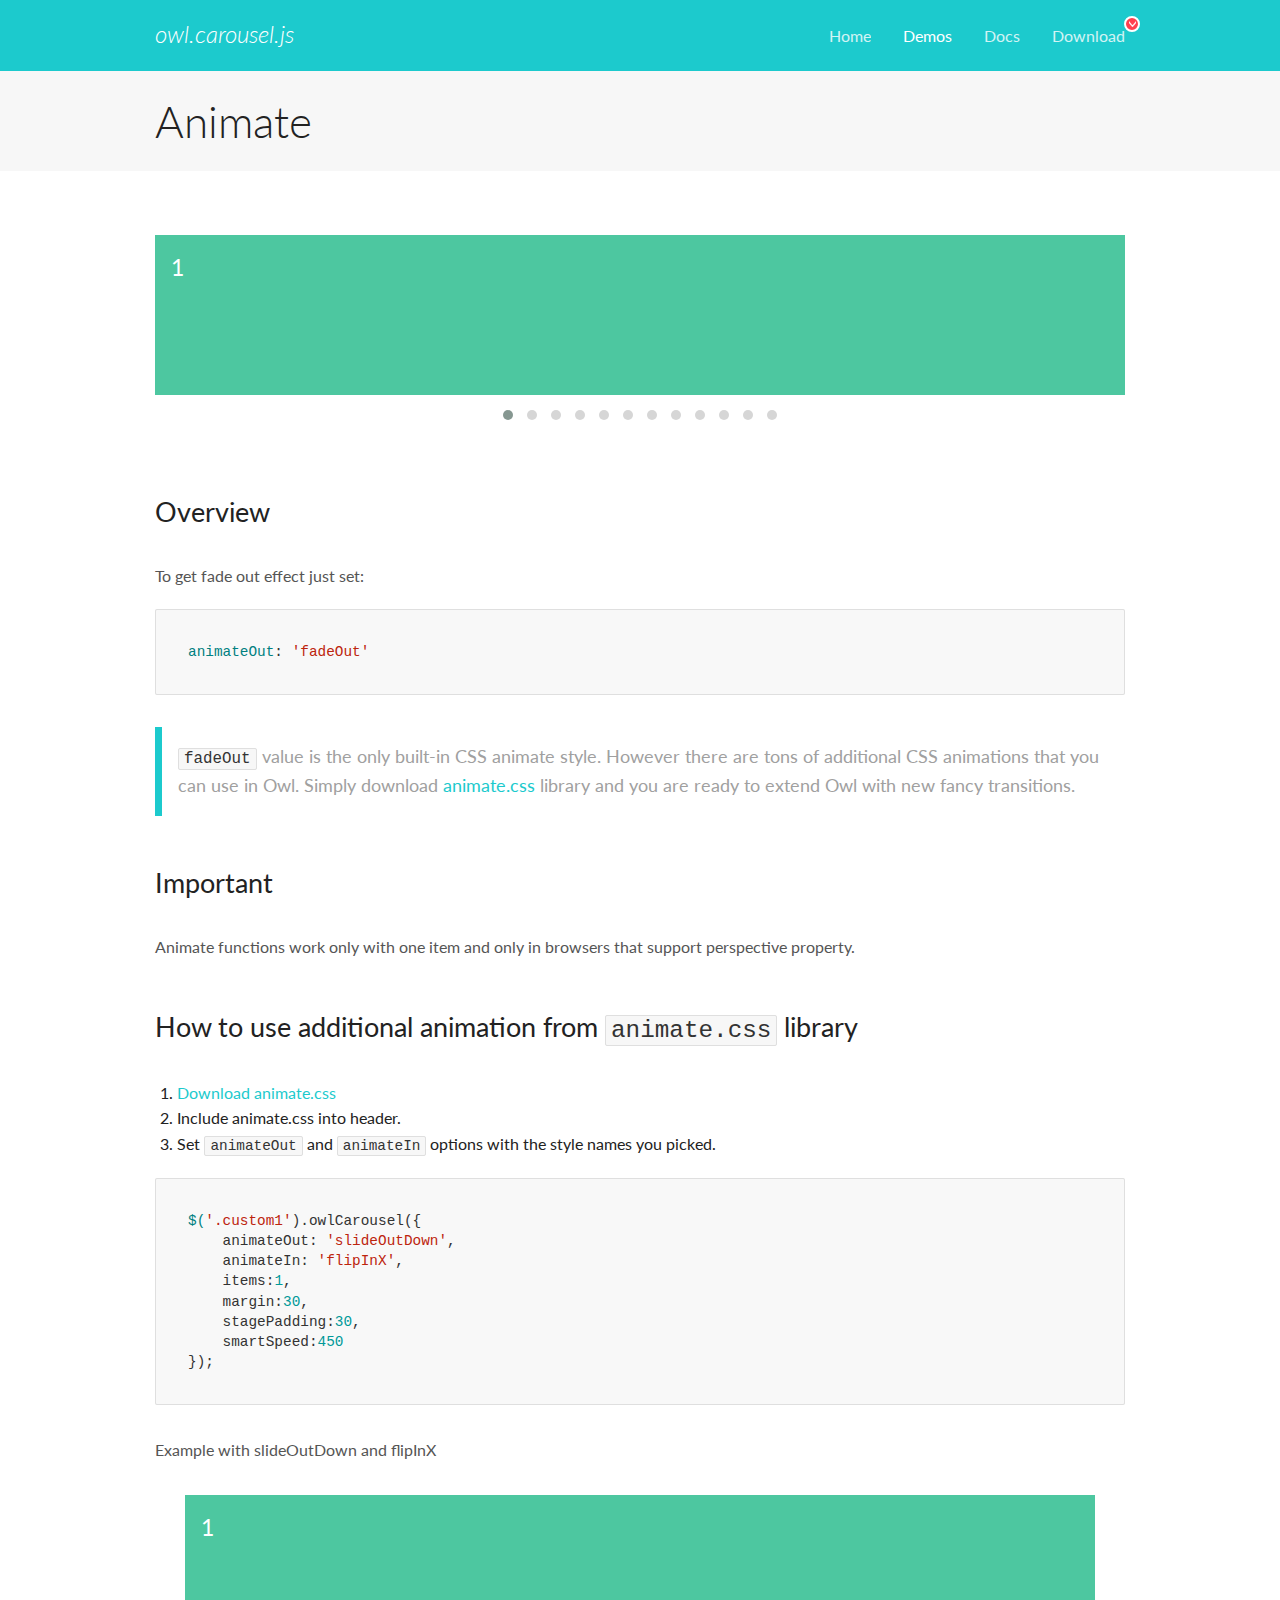
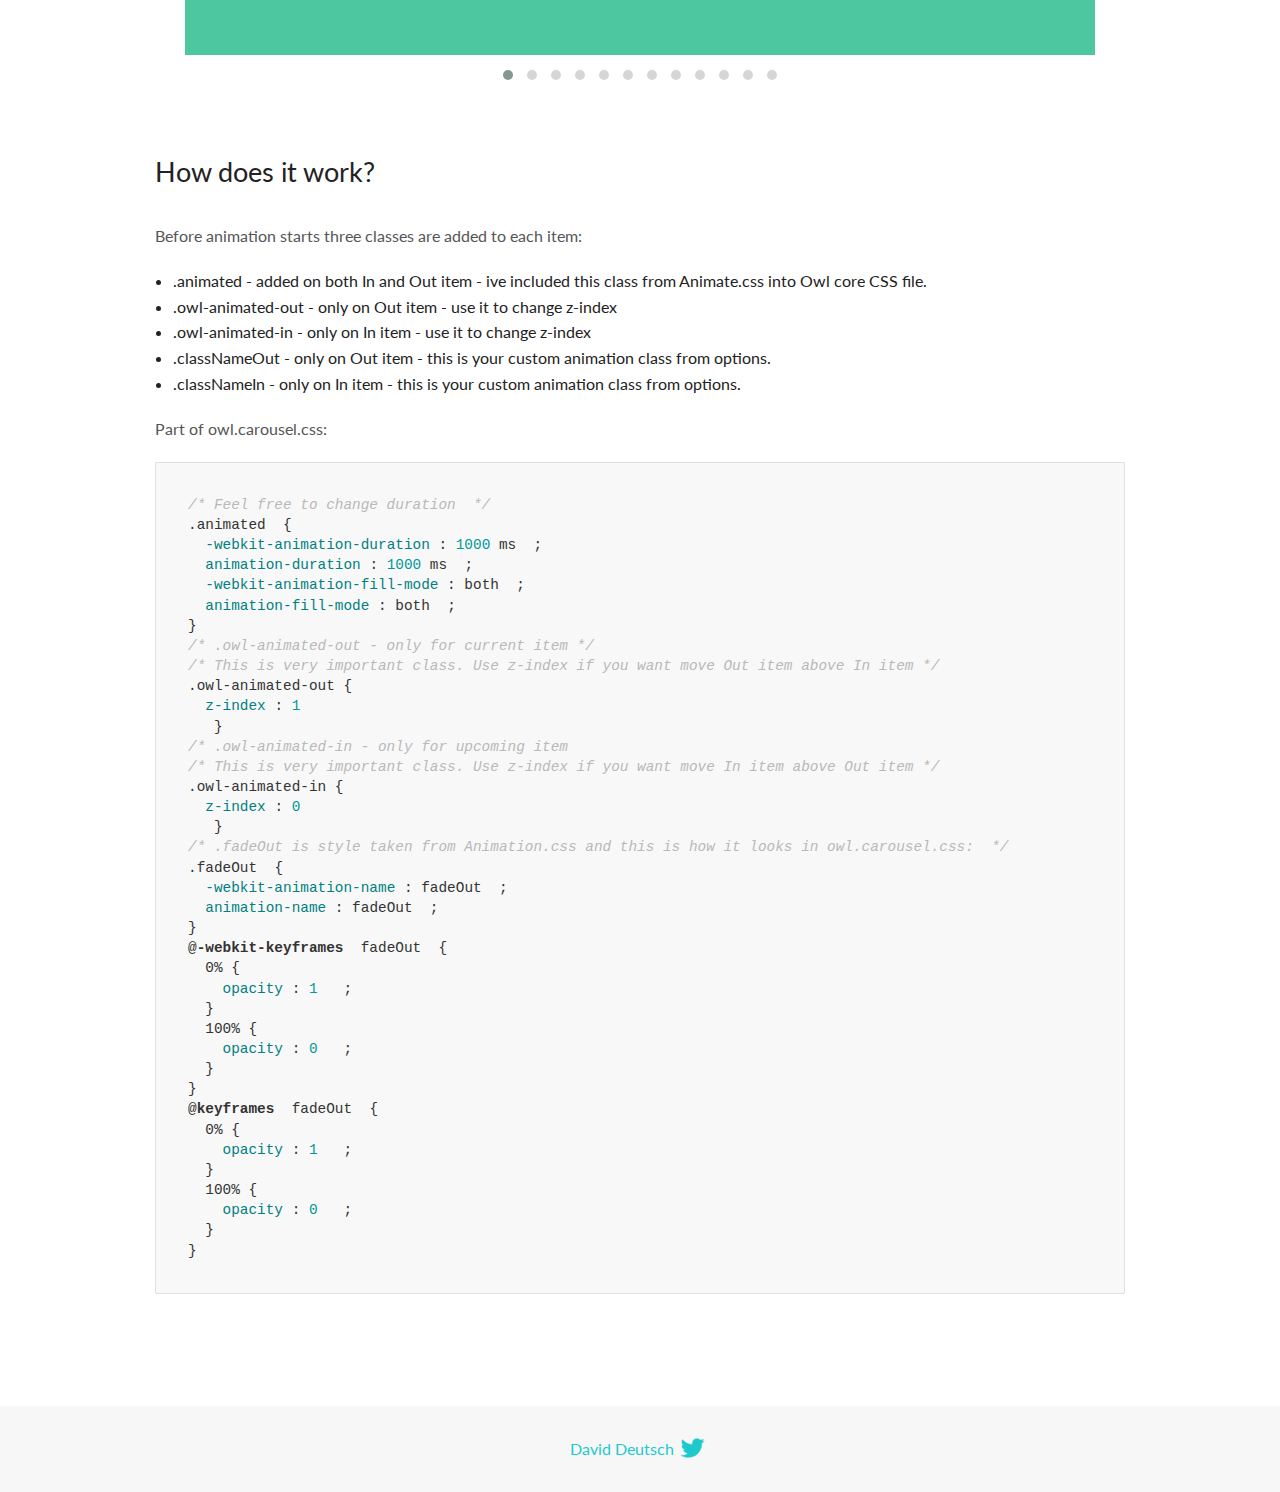
<file: js/owl.carousel/docs/demos/animate.html>
<!DOCTYPE html>
<html lang="en">
  <head>

    <!-- head -->
    <meta charset="utf-8">
    <meta name="msapplication-tap-highlight" content="no" />
    <meta name="viewport" content="width=device-width, initial-scale=1.0" />
    <meta name="description" content="Animate carousel">
    <meta name="author" content="David Deutsch">
    <title>
      Animate Demo | Owl Carousel | 2.3.4
    </title>

    <!-- Stylesheets -->
    <link href='https://fonts.googleapis.com/css?family=Lato:300,400,700,400italic,300italic' rel='stylesheet' type='text/css'>
    <link rel="stylesheet" href="../assets/css/docs.theme.min.css">

    <!-- Owl Stylesheets -->
    <link rel="stylesheet" href="../assets/owlcarousel/assets/owl.carousel.min.css">
    <link rel="stylesheet" href="../assets/owlcarousel/assets/owl.theme.default.min.css">

    <!-- HTML5 shim and Respond.js IE8 support of HTML5 elements and media queries -->

    <!--[if lt IE 9]>
      <script src="https://oss.maxcdn.com/libs/html5shiv/3.7.0/html5shiv.js"></script>
      <script src="https://oss.maxcdn.com/libs/respond.js/1.3.0/respond.min.js"></script>
    <![endif]-->

    <!-- Favicons -->
    <link rel="apple-touch-icon-precomposed" sizes="144x144" href="../assets/ico/apple-touch-icon-144-precomposed.png">
    <link rel="shortcut icon" href="../assets/ico/favicon.png">
    <link rel="shortcut icon" href="favicon.ico">

    <!-- Yeah i know js should not be in header. Its required for demos.-->

    <!-- javascript -->
    <script src="../assets/vendors/jquery.min.js"></script>
    <script src="../assets/owlcarousel/owl.carousel.js"></script>
  </head>
  <body>

    <!-- header -->
    <header class="header">
      <div class="row">
        <div class="large-12 columns">
          <div class="brand left">
            <h3>
              <a href="/OwlCarousel2/">owl.carousel.js</a> 
            </h3>
          </div>
          <a id="toggle-nav" class="right">
            <span></span> <span></span> <span></span> 
          </a> 
          <div class="nav-bar">
            <ul class="clearfix">
              <li> <a href="/OwlCarousel2/index.html">Home</a>  </li>
              <li class="active">
                <a href="/OwlCarousel2/demos/demos.html">Demos</a> 
              </li>
              <li> <a href="/OwlCarousel2/docs/started-welcome.html">Docs</a>  </li>
              <li>
                <a href="https://github.com/OwlCarousel2/OwlCarousel2/archive/2.3.4.zip">Download</a> 
                <span class="download"></span> 
              </li>
            </ul>
          </div>
        </div>
      </div>
    </header>

    <!-- title -->
    <section class="title">
      <div class="row">
        <div class="large-12 columns">
          <h1>Animate</h1>
        </div>
      </div>
    </section>

    <!--  Demos -->
    <section id="demos">
      <div class="row">
        <div class="large-12 columns">
          <div class="fadeOut owl-carousel owl-theme">
            <div class="item">
              <h4>1</h4>
            </div>
            <div class="item">
              <h4>2</h4>
            </div>
            <div class="item">
              <h4>3</h4>
            </div>
            <div class="item">
              <h4>4</h4>
            </div>
            <div class="item">
              <h4>5</h4>
            </div>
            <div class="item">
              <h4>6</h4>
            </div>
            <div class="item">
              <h4>7</h4>
            </div>
            <div class="item">
              <h4>8</h4>
            </div>
            <div class="item">
              <h4>9</h4>
            </div>
            <div class="item">
              <h4>10</h4>
            </div>
            <div class="item">
              <h4>11</h4>
            </div>
            <div class="item">
              <h4>12</h4>
            </div>
          </div>
          <h3 id="overview">Overview</h3>
          <p>To get fade out effect just set:</p>
          <pre><code>animateOut: &#39;fadeOut&#39;</code></pre>
          <blockquote>
            <p><code>fadeOut</code> value is the only built-in CSS animate style. However there are tons of additional CSS animations that you can use in Owl. Simply download
              <a href="https://daneden.github.io/animate.css/">animate.css</a>  library and you are ready to extend Owl with new fancy transitions.</p>
          </blockquote>
          <h3 id="important">Important</h3>
          <p>Animate functions work only with one item and only in browsers that support perspective property.</p>
          <h3 id="how-to-use-additional-animation-from-animate-css-library">How to use additional animation from <code>animate.css</code> library</h3>
          <ol>
            <li> <a href="https://daneden.github.io/animate.css/">Download animate.css</a>  </li>
            <li>Include animate.css into header.</li>
            <li>Set <code>animateOut</code> and <code>animateIn</code> options with the style names you picked.</li>
          </ol>
          <pre><code>$(&#39;.custom1&#39;).owlCarousel({
    animateOut: &#39;slideOutDown&#39;,
    animateIn: &#39;flipInX&#39;,
    items:1,
    margin:30,
    stagePadding:30,
    smartSpeed:450
});</code></pre>
          <p>Example with slideOutDown and flipInX</p>
          <div class="custom1 owl-carousel owl-theme">
            <div class="item">
              <h4>1</h4>
            </div>
            <div class="item">
              <h4>2</h4>
            </div>
            <div class="item">
              <h4>3</h4>
            </div>
            <div class="item">
              <h4>4</h4>
            </div>
            <div class="item">
              <h4>5</h4>
            </div>
            <div class="item">
              <h4>6</h4>
            </div>
            <div class="item">
              <h4>7</h4>
            </div>
            <div class="item">
              <h4>8</h4>
            </div>
            <div class="item">
              <h4>9</h4>
            </div>
            <div class="item">
              <h4>10</h4>
            </div>
            <div class="item">
              <h4>11</h4>
            </div>
            <div class="item">
              <h4>12</h4>
            </div>
          </div>
          <h3 id="how-does-it-work-">How does it work?</h3>
          <p>Before animation starts three classes are added to each item:</p>
          <ul>
            <li>.animated - added on both In and Out item - ive included this class from Animate.css into Owl core CSS file.</li>
            <li>.owl-animated-out - only on Out item - use it to change z-index</li>
            <li>.owl-animated-in - only on In item - use it to change z-index</li>
            <li>.classNameOut - only on Out item - this is your custom animation class from options.</li>
            <li>.classNameIn - only on In item - this is your custom animation class from options.</li>
          </ul>
          <p>Part of owl.carousel.css:</p>
          <pre><code class="language-css"><span class="comment">/* Feel free to change duration  */</span> 
<span class="class">.animated</span>  <span class="rules">{
  <span class="rule"><span class="attribute">-webkit-animation-duration</span> :<span class="value"> <span class="number">1000</span> ms</span> </span> ;
  <span class="rule"><span class="attribute">animation-duration</span> :<span class="value"> <span class="number">1000</span> ms</span> </span> ;
  <span class="rule"><span class="attribute">-webkit-animation-fill-mode</span> :<span class="value"> both</span> </span> ;
  <span class="rule"><span class="attribute">animation-fill-mode</span> :<span class="value"> both</span> </span> ;
<span class="rule">}</span> </span> 
<span class="comment">/* .owl-animated-out - only for current item */</span> 
<span class="comment">/* This is very important class. Use z-index if you want move Out item above In item */</span> 
<span class="class">.owl-animated-out</span> <span class="rules">{
  <span class="rule"><span class="attribute">z-index</span> :<span class="value"> <span class="number">1</span> 
</span> </span> </span> }
<span class="comment">/* .owl-animated-in - only for upcoming item
/* This is very important class. Use z-index if you want move In item above Out item */</span> 
<span class="class">.owl-animated-in</span> <span class="rules">{
  <span class="rule"><span class="attribute">z-index</span> :<span class="value"> <span class="number">0</span> 
</span> </span> </span> }
<span class="comment">/* .fadeOut is style taken from Animation.css and this is how it looks in owl.carousel.css:  */</span> 
<span class="class">.fadeOut</span>  <span class="rules">{
  <span class="rule"><span class="attribute">-webkit-animation-name</span> :<span class="value"> fadeOut</span> </span> ;
  <span class="rule"><span class="attribute">animation-name</span> :<span class="value"> fadeOut</span> </span> ;
<span class="rule">}</span> </span> 
<span class="at_rule">@<span class="keyword">-webkit-keyframes</span>  fadeOut </span> {
  0% <span class="rules">{
    <span class="rule"><span class="attribute">opacity</span> :<span class="value"> <span class="number">1</span> </span> </span> ;
  <span class="rule">}</span> </span> 
  100% <span class="rules">{
    <span class="rule"><span class="attribute">opacity</span> :<span class="value"> <span class="number">0</span> </span> </span> ;
  <span class="rule">}</span> </span> 
}
<span class="at_rule">@<span class="keyword">keyframes</span>  fadeOut </span> {
  0% <span class="rules">{
    <span class="rule"><span class="attribute">opacity</span> :<span class="value"> <span class="number">1</span> </span> </span> ;
  <span class="rule">}</span> </span> 
  100% <span class="rules">{
    <span class="rule"><span class="attribute">opacity</span> :<span class="value"> <span class="number">0</span> </span> </span> ;
  <span class="rule">}</span> </span> 
}</code></pre>
          <link rel="stylesheet" href="../assets/css/animate.css">
          <script>
            jQuery(document).ready(function($) {
              $('.fadeOut').owlCarousel({
                items: 1,
                animateOut: 'fadeOut',
                loop: true,
                margin: 10,
              });
              $('.custom1').owlCarousel({
                animateOut: 'slideOutDown',
                animateIn: 'flipInX',
                items: 1,
                margin: 30,
                stagePadding: 30,
                smartSpeed: 450
              });
            });
          </script>
        </div>
      </div>
    </section>

    <!-- footer -->
    <footer class="footer">
      <div class="row">
        <div class="large-12 columns">
          <h5>
            <a href="/OwlCarousel2/docs/support-contact.html">David Deutsch</a> 
            <a id="custom-tweet-button" href="https://twitter.com/share?url=https://github.com/OwlCarousel2/OwlCarousel2&text=Owl Carousel - This is so awesome! " target="_blank"></a> 
          </h5>
        </div>
      </div>
    </footer>

    <!-- vendors -->
    <script src="../assets/vendors/highlight.js"></script>
    <script src="../assets/js/app.js"></script>
  </body>
</html>
</file>
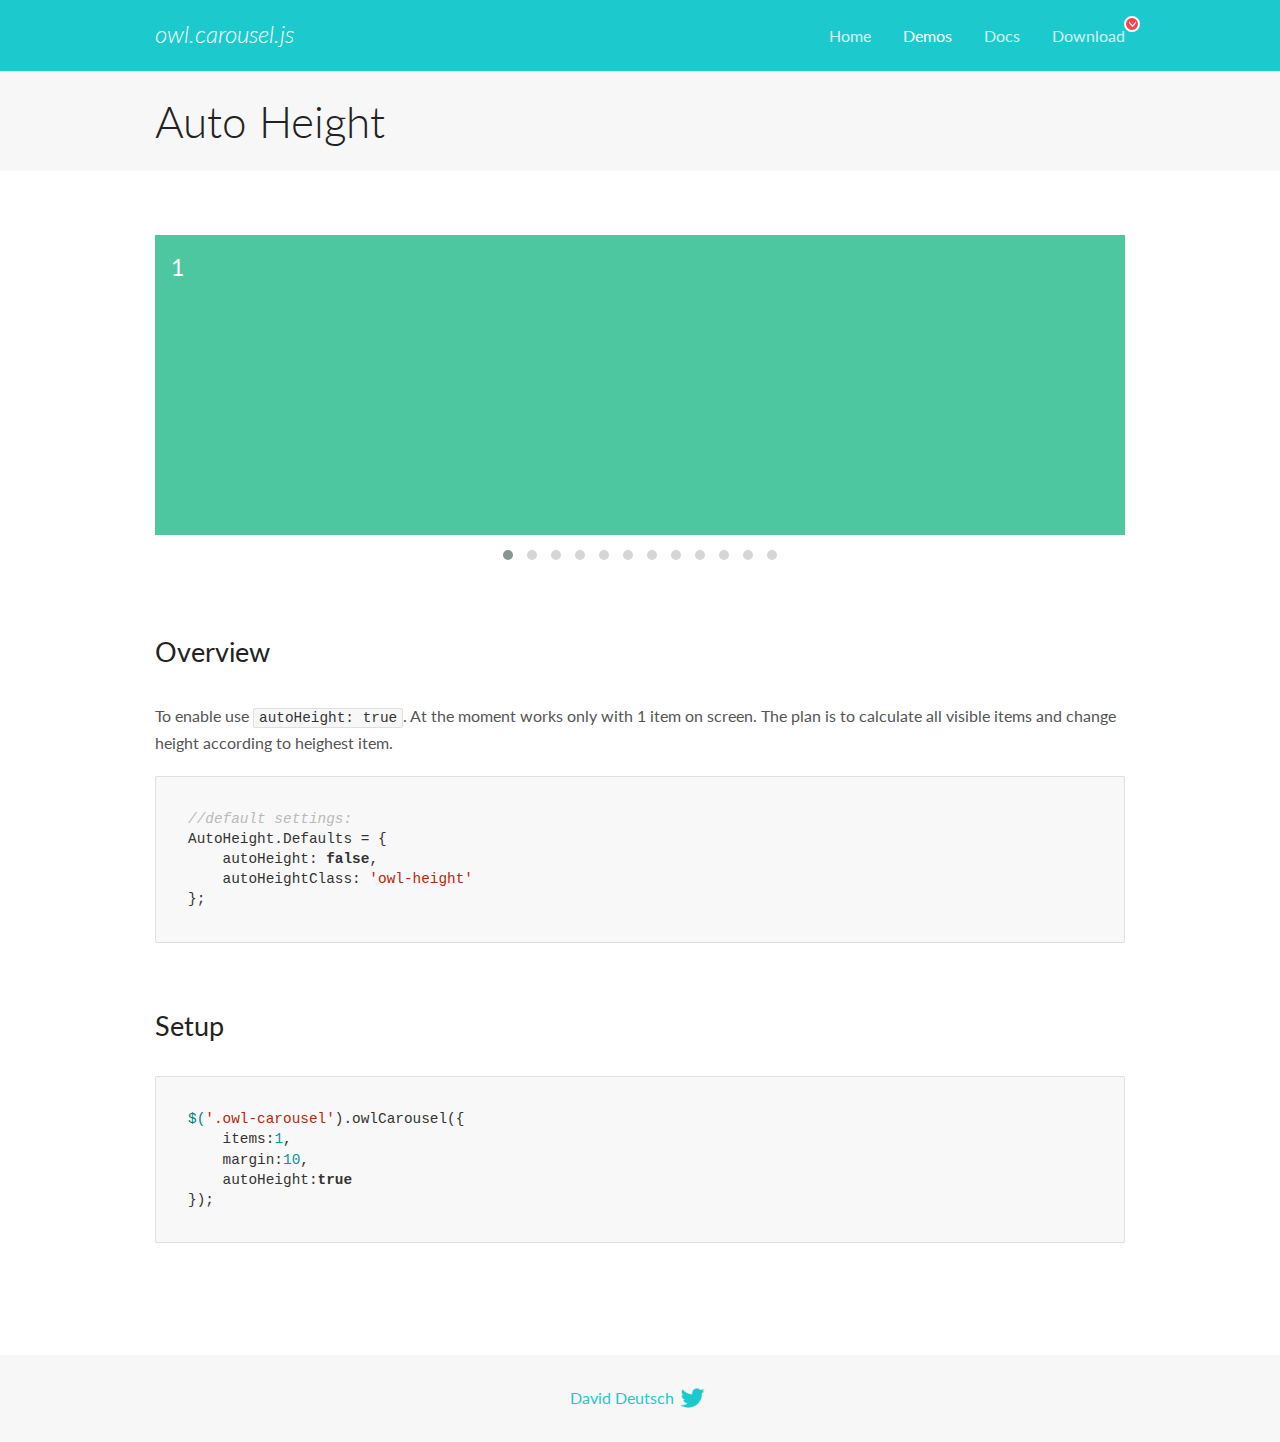
<file: js/owl.carousel/docs/demos/autoheight.html>
<!DOCTYPE html>
<html lang="en">
  <head>

    <!-- head -->
    <meta charset="utf-8">
    <meta name="msapplication-tap-highlight" content="no" />
    <meta name="viewport" content="width=device-width, initial-scale=1.0" />
    <meta name="description" content="autoHeight usage demo">
    <meta name="author" content="David Deutsch">
    <title>
      Auto Height Demo | Owl Carousel | 2.3.4
    </title>

    <!-- Stylesheets -->
    <link href='https://fonts.googleapis.com/css?family=Lato:300,400,700,400italic,300italic' rel='stylesheet' type='text/css'>
    <link rel="stylesheet" href="../assets/css/docs.theme.min.css">

    <!-- Owl Stylesheets -->
    <link rel="stylesheet" href="../assets/owlcarousel/assets/owl.carousel.min.css">
    <link rel="stylesheet" href="../assets/owlcarousel/assets/owl.theme.default.min.css">

    <!-- HTML5 shim and Respond.js IE8 support of HTML5 elements and media queries -->

    <!--[if lt IE 9]>
      <script src="https://oss.maxcdn.com/libs/html5shiv/3.7.0/html5shiv.js"></script>
      <script src="https://oss.maxcdn.com/libs/respond.js/1.3.0/respond.min.js"></script>
    <![endif]-->

    <!-- Favicons -->
    <link rel="apple-touch-icon-precomposed" sizes="144x144" href="../assets/ico/apple-touch-icon-144-precomposed.png">
    <link rel="shortcut icon" href="../assets/ico/favicon.png">
    <link rel="shortcut icon" href="favicon.ico">

    <!-- Yeah i know js should not be in header. Its required for demos.-->

    <!-- javascript -->
    <script src="../assets/vendors/jquery.min.js"></script>
    <script src="../assets/owlcarousel/owl.carousel.js"></script>
  </head>
  <body>

    <!-- header -->
    <header class="header">
      <div class="row">
        <div class="large-12 columns">
          <div class="brand left">
            <h3>
              <a href="/OwlCarousel2/">owl.carousel.js</a> 
            </h3>
          </div>
          <a id="toggle-nav" class="right">
            <span></span> <span></span> <span></span> 
          </a> 
          <div class="nav-bar">
            <ul class="clearfix">
              <li> <a href="/OwlCarousel2/index.html">Home</a>  </li>
              <li class="active">
                <a href="/OwlCarousel2/demos/demos.html">Demos</a> 
              </li>
              <li> <a href="/OwlCarousel2/docs/started-welcome.html">Docs</a>  </li>
              <li>
                <a href="https://github.com/OwlCarousel2/OwlCarousel2/archive/2.3.4.zip">Download</a> 
                <span class="download"></span> 
              </li>
            </ul>
          </div>
        </div>
      </div>
    </header>

    <!-- title -->
    <section class="title">
      <div class="row">
        <div class="large-12 columns">
          <h1>Auto Height</h1>
        </div>
      </div>
    </section>

    <!--  Demos -->
    <section id="demos">
      <div class="row">
        <div class="large-12 columns">
          <div class="owl-carousel owl-theme">
            <div class="item" style="height:300px">
              <h4>1</h4>
            </div>
            <div class="item" style="height:100px">
              <h4>2</h4>
            </div>
            <div class="item" style="height:500px">
              <h4>3</h4>
            </div>
            <div class="item" style="height:250px">
              <h4>4</h4>
            </div>
            <div class="item" style="height:400px">
              <h4>5</h4>
            </div>
            <div class="item" style="height:500px">
              <h4>6</h4>
            </div>
            <div class="item" style="height:600px">
              <h4>7</h4>
            </div>
            <div class="item" style="height:400px">
              <h4>8</h4>
            </div>
            <div class="item" style="height:300px">
              <h4>9</h4>
            </div>
            <div class="item" style="height:350px">
              <h4>10</h4>
            </div>
            <div class="item" style="height:200px">
              <h4>11</h4>
            </div>
            <div class="item" style="height:150px">
              <h4>12</h4>
            </div>
          </div>
          <h3 id="overview">Overview</h3>
          <p>To enable use <code>autoHeight: true</code>. At the moment works only with 1 item on screen. The plan is to calculate all visible items and change height according to heighest item.</p>
          <pre><code>//default settings:
AutoHeight.Defaults = {
    autoHeight: false,
    autoHeightClass: &#39;owl-height&#39;
};</code></pre>
          <h3 id="setup">Setup</h3>
          <pre><code>$(&#39;.owl-carousel&#39;).owlCarousel({
    items:1,
    margin:10,
    autoHeight:true
});</code></pre>
          <script>
            $(document).ready(function() {
              $('.owl-carousel').owlCarousel({
                items: 1,
                margin: 10,
                autoHeight: true
              });
            })
          </script>
        </div>
      </div>
    </section>

    <!-- footer -->
    <footer class="footer">
      <div class="row">
        <div class="large-12 columns">
          <h5>
            <a href="/OwlCarousel2/docs/support-contact.html">David Deutsch</a> 
            <a id="custom-tweet-button" href="https://twitter.com/share?url=https://github.com/OwlCarousel2/OwlCarousel2&text=Owl Carousel - This is so awesome! " target="_blank"></a> 
          </h5>
        </div>
      </div>
    </footer>

    <!-- vendors -->
    <script src="../assets/vendors/highlight.js"></script>
    <script src="../assets/js/app.js"></script>
  </body>
</html>
</file>
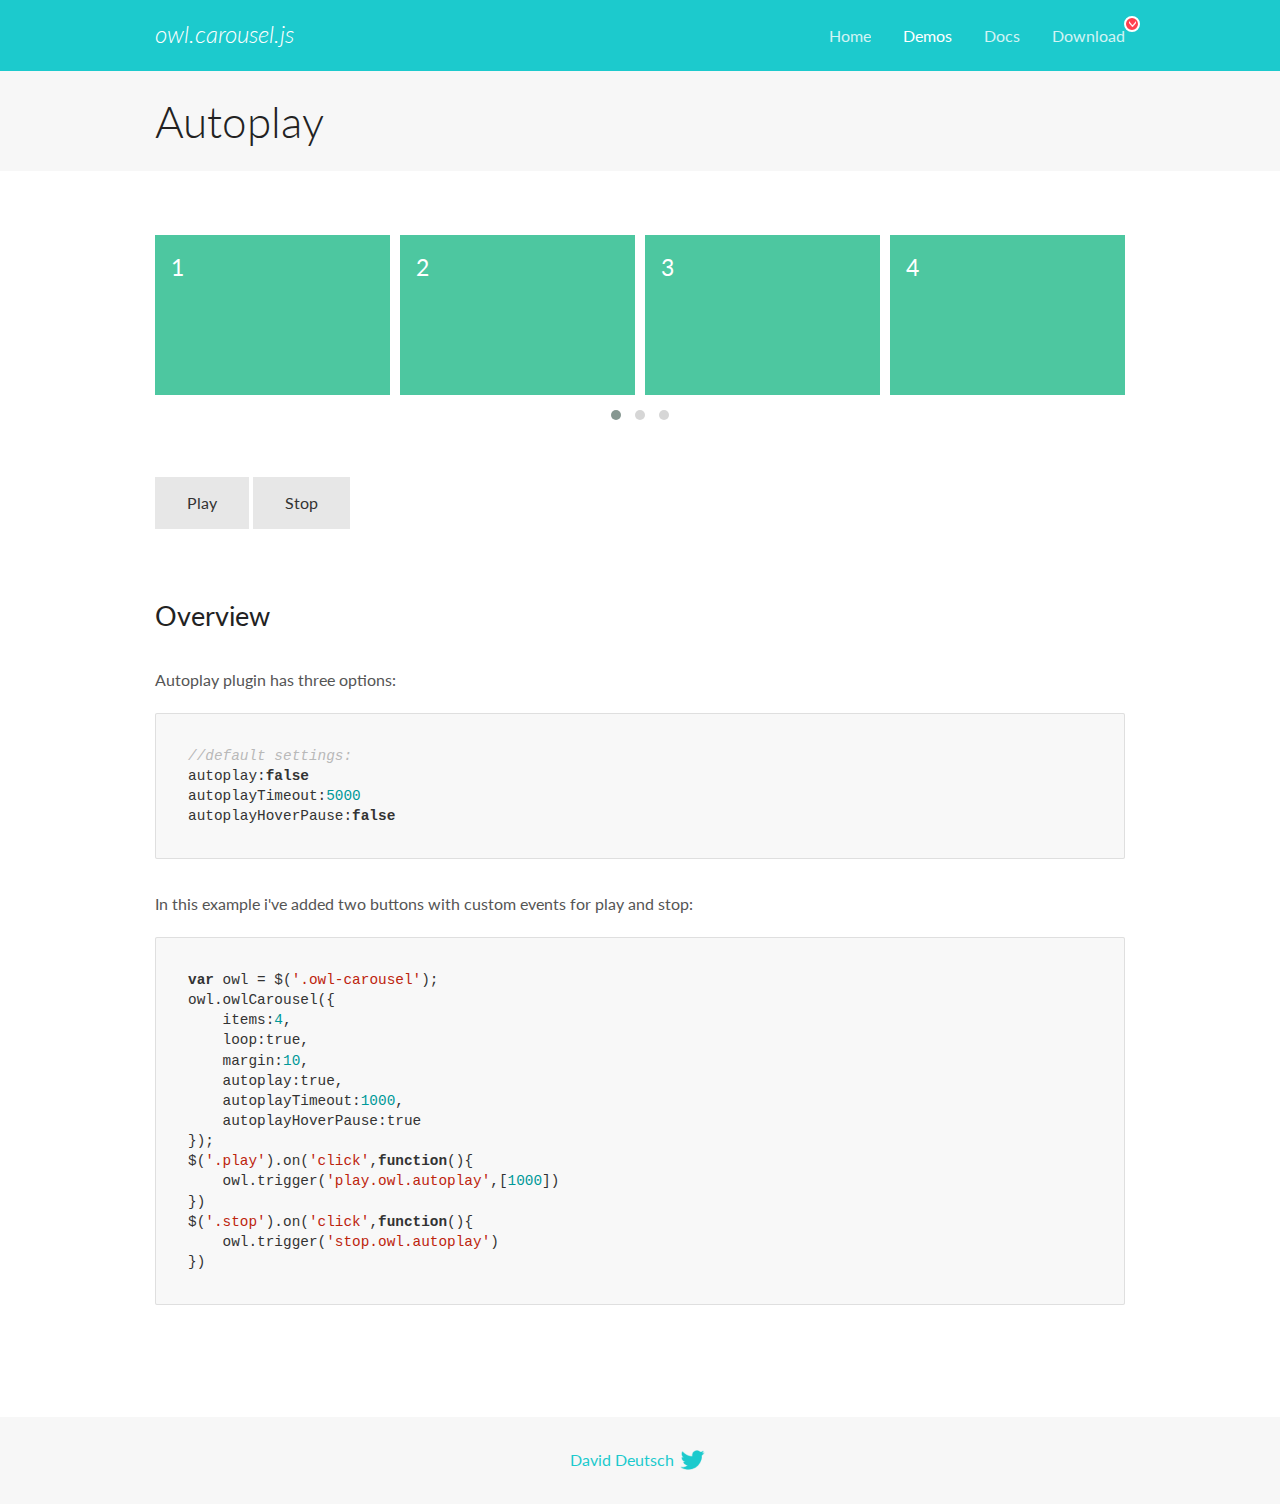
<file: js/owl.carousel/docs/demos/autoplay.html>
<!DOCTYPE html>
<html lang="en">
  <head>

    <!-- head -->
    <meta charset="utf-8">
    <meta name="msapplication-tap-highlight" content="no" />
    <meta name="viewport" content="width=device-width, initial-scale=1.0" />
    <meta name="description" content="Autoplay usage demo">
    <meta name="author" content="David Deutsch">
    <title>
      Autoplay Demo | Owl Carousel | 2.3.4
    </title>

    <!-- Stylesheets -->
    <link href='https://fonts.googleapis.com/css?family=Lato:300,400,700,400italic,300italic' rel='stylesheet' type='text/css'>
    <link rel="stylesheet" href="../assets/css/docs.theme.min.css">

    <!-- Owl Stylesheets -->
    <link rel="stylesheet" href="../assets/owlcarousel/assets/owl.carousel.min.css">
    <link rel="stylesheet" href="../assets/owlcarousel/assets/owl.theme.default.min.css">

    <!-- HTML5 shim and Respond.js IE8 support of HTML5 elements and media queries -->

    <!--[if lt IE 9]>
      <script src="https://oss.maxcdn.com/libs/html5shiv/3.7.0/html5shiv.js"></script>
      <script src="https://oss.maxcdn.com/libs/respond.js/1.3.0/respond.min.js"></script>
    <![endif]-->

    <!-- Favicons -->
    <link rel="apple-touch-icon-precomposed" sizes="144x144" href="../assets/ico/apple-touch-icon-144-precomposed.png">
    <link rel="shortcut icon" href="../assets/ico/favicon.png">
    <link rel="shortcut icon" href="favicon.ico">

    <!-- Yeah i know js should not be in header. Its required for demos.-->

    <!-- javascript -->
    <script src="../assets/vendors/jquery.min.js"></script>
    <script src="../assets/owlcarousel/owl.carousel.js"></script>
  </head>
  <body>

    <!-- header -->
    <header class="header">
      <div class="row">
        <div class="large-12 columns">
          <div class="brand left">
            <h3>
              <a href="/OwlCarousel2/">owl.carousel.js</a> 
            </h3>
          </div>
          <a id="toggle-nav" class="right">
            <span></span> <span></span> <span></span> 
          </a> 
          <div class="nav-bar">
            <ul class="clearfix">
              <li> <a href="/OwlCarousel2/index.html">Home</a>  </li>
              <li class="active">
                <a href="/OwlCarousel2/demos/demos.html">Demos</a> 
              </li>
              <li> <a href="/OwlCarousel2/docs/started-welcome.html">Docs</a>  </li>
              <li>
                <a href="https://github.com/OwlCarousel2/OwlCarousel2/archive/2.3.4.zip">Download</a> 
                <span class="download"></span> 
              </li>
            </ul>
          </div>
        </div>
      </div>
    </header>

    <!-- title -->
    <section class="title">
      <div class="row">
        <div class="large-12 columns">
          <h1>Autoplay</h1>
        </div>
      </div>
    </section>

    <!--  Demos -->
    <section id="demos">
      <div class="row">
        <div class="large-12 columns">
          <div class="owl-carousel owl-theme">
            <div class="item">
              <h4>1</h4>
            </div>
            <div class="item">
              <h4>2</h4>
            </div>
            <div class="item">
              <h4>3</h4>
            </div>
            <div class="item">
              <h4>4</h4>
            </div>
            <div class="item">
              <h4>5</h4>
            </div>
            <div class="item">
              <h4>6</h4>
            </div>
            <div class="item">
              <h4>7</h4>
            </div>
            <div class="item">
              <h4>8</h4>
            </div>
            <div class="item">
              <h4>9</h4>
            </div>
            <div class="item">
              <h4>10</h4>
            </div>
            <div class="item">
              <h4>11</h4>
            </div>
            <div class="item">
              <h4>12</h4>
            </div>
          </div>
          <a class="button secondary play">Play</a> 
          <a class="button secondary stop">Stop</a> 
          <h3 id="overview">Overview</h3>
          <p>Autoplay plugin has three options:</p>
          <pre><code>//default settings:
autoplay:false
autoplayTimeout:5000
autoplayHoverPause:false</code></pre>
          <p>In this example i&#39;ve added two buttons with custom events for play and stop:</p>
          <pre><code>var owl = $(&#39;.owl-carousel&#39;);
owl.owlCarousel({
    items:4,
    loop:true,
    margin:10,
    autoplay:true,
    autoplayTimeout:1000,
    autoplayHoverPause:true
});
$(&#39;.play&#39;).on(&#39;click&#39;,function(){
    owl.trigger(&#39;play.owl.autoplay&#39;,[1000])
})
$(&#39;.stop&#39;).on(&#39;click&#39;,function(){
    owl.trigger(&#39;stop.owl.autoplay&#39;)
})</code></pre>
          <script>
            $(document).ready(function() {
              var owl = $('.owl-carousel');
              owl.owlCarousel({
                items: 4,
                loop: true,
                margin: 10,
                autoplay: true,
                autoplayTimeout: 1000,
                autoplayHoverPause: true
              });
              $('.play').on('click', function() {
                owl.trigger('play.owl.autoplay', [1000])
              })
              $('.stop').on('click', function() {
                owl.trigger('stop.owl.autoplay')
              })
            })
          </script>
        </div>
      </div>
    </section>

    <!-- footer -->
    <footer class="footer">
      <div class="row">
        <div class="large-12 columns">
          <h5>
            <a href="/OwlCarousel2/docs/support-contact.html">David Deutsch</a> 
            <a id="custom-tweet-button" href="https://twitter.com/share?url=https://github.com/OwlCarousel2/OwlCarousel2&text=Owl Carousel - This is so awesome! " target="_blank"></a> 
          </h5>
        </div>
      </div>
    </footer>

    <!-- vendors -->
    <script src="../assets/vendors/highlight.js"></script>
    <script src="../assets/js/app.js"></script>
  </body>
</html>
</file>
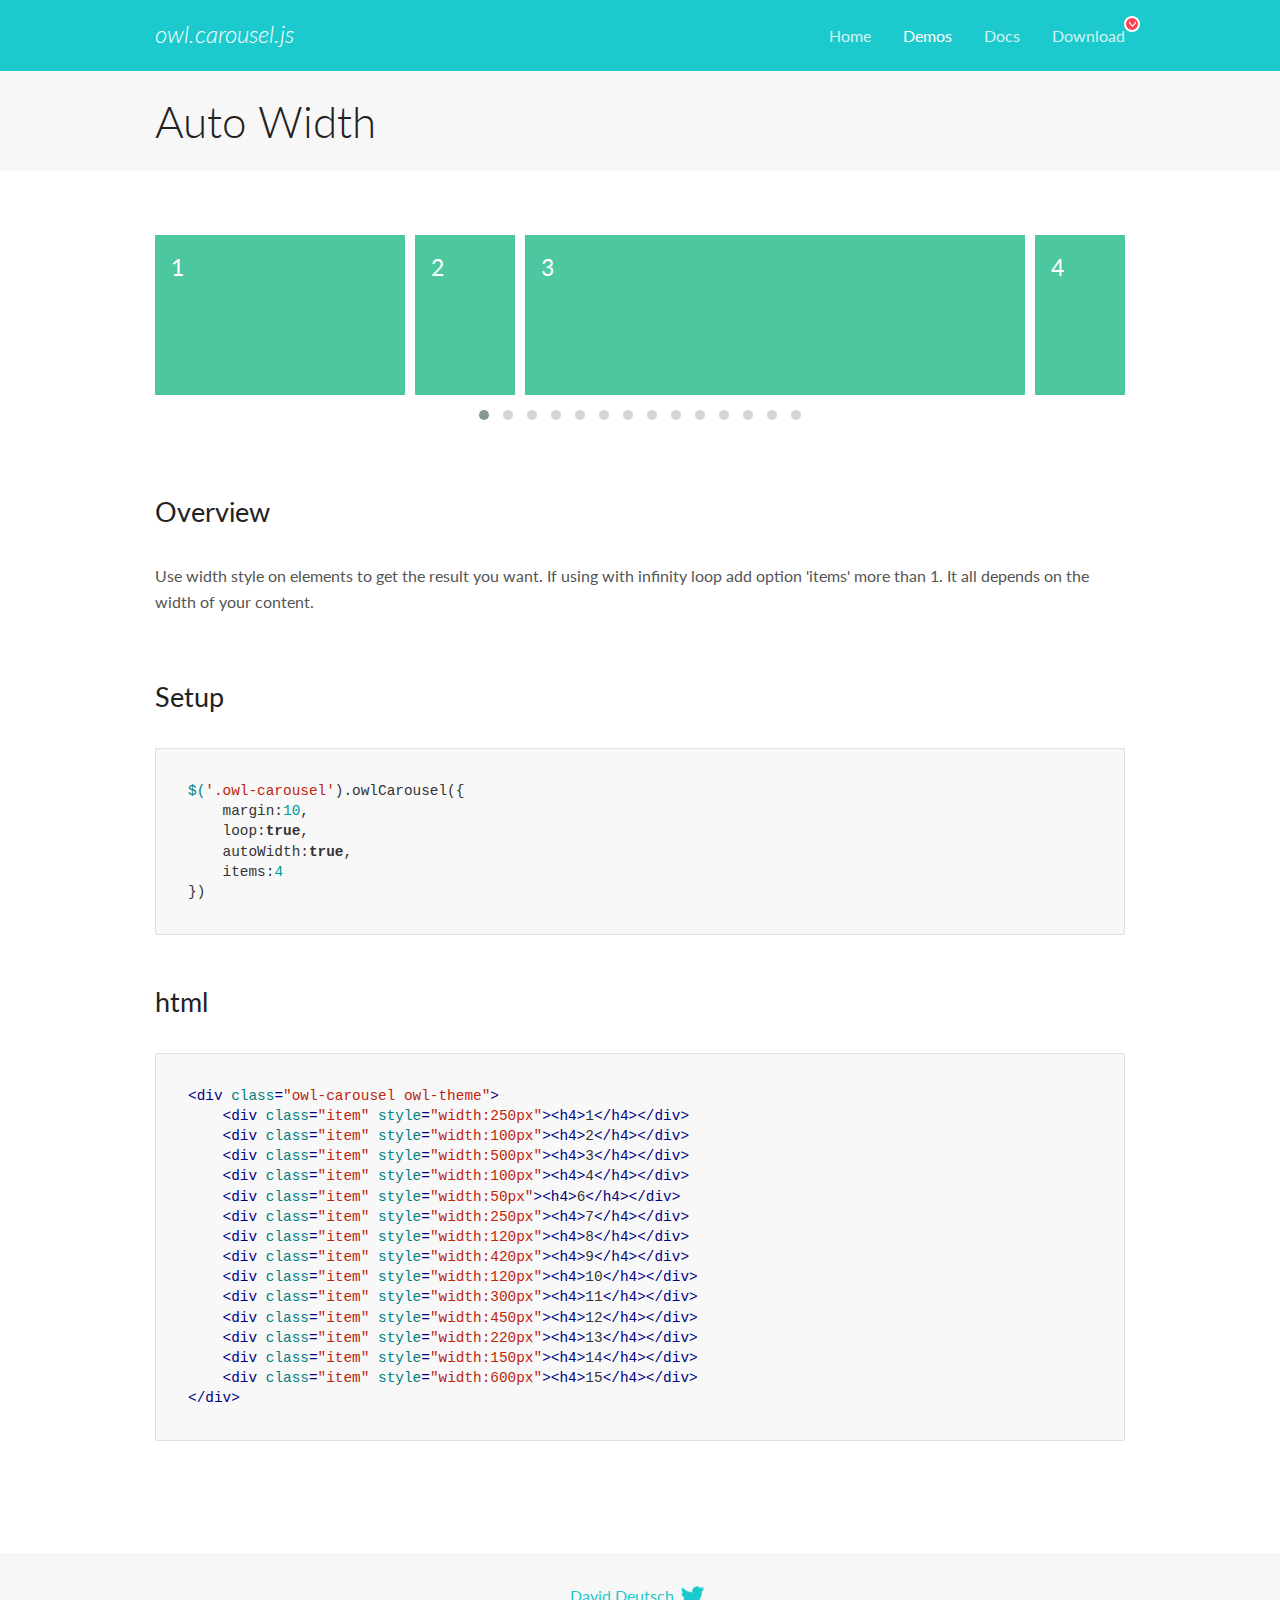
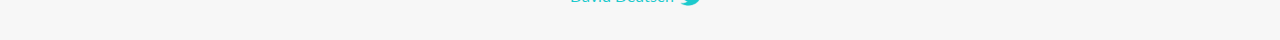
<file: js/owl.carousel/docs/demos/autowidth.html>
<!DOCTYPE html>
<html lang="en">
  <head>

    <!-- head -->
    <meta charset="utf-8">
    <meta name="msapplication-tap-highlight" content="no" />
    <meta name="viewport" content="width=device-width, initial-scale=1.0" />
    <meta name="description" content="Auto Width">
    <meta name="author" content="David Deutsch">
    <title>
      Auto Width Demo | Owl Carousel | 2.3.4
    </title>

    <!-- Stylesheets -->
    <link href='https://fonts.googleapis.com/css?family=Lato:300,400,700,400italic,300italic' rel='stylesheet' type='text/css'>
    <link rel="stylesheet" href="../assets/css/docs.theme.min.css">

    <!-- Owl Stylesheets -->
    <link rel="stylesheet" href="../assets/owlcarousel/assets/owl.carousel.min.css">
    <link rel="stylesheet" href="../assets/owlcarousel/assets/owl.theme.default.min.css">

    <!-- HTML5 shim and Respond.js IE8 support of HTML5 elements and media queries -->

    <!--[if lt IE 9]>
      <script src="https://oss.maxcdn.com/libs/html5shiv/3.7.0/html5shiv.js"></script>
      <script src="https://oss.maxcdn.com/libs/respond.js/1.3.0/respond.min.js"></script>
    <![endif]-->

    <!-- Favicons -->
    <link rel="apple-touch-icon-precomposed" sizes="144x144" href="../assets/ico/apple-touch-icon-144-precomposed.png">
    <link rel="shortcut icon" href="../assets/ico/favicon.png">
    <link rel="shortcut icon" href="favicon.ico">

    <!-- Yeah i know js should not be in header. Its required for demos.-->

    <!-- javascript -->
    <script src="../assets/vendors/jquery.min.js"></script>
    <script src="../assets/owlcarousel/owl.carousel.js"></script>
  </head>
  <body>

    <!-- header -->
    <header class="header">
      <div class="row">
        <div class="large-12 columns">
          <div class="brand left">
            <h3>
              <a href="/OwlCarousel2/">owl.carousel.js</a> 
            </h3>
          </div>
          <a id="toggle-nav" class="right">
            <span></span> <span></span> <span></span> 
          </a> 
          <div class="nav-bar">
            <ul class="clearfix">
              <li> <a href="/OwlCarousel2/index.html">Home</a>  </li>
              <li class="active">
                <a href="/OwlCarousel2/demos/demos.html">Demos</a> 
              </li>
              <li> <a href="/OwlCarousel2/docs/started-welcome.html">Docs</a>  </li>
              <li>
                <a href="https://github.com/OwlCarousel2/OwlCarousel2/archive/2.3.4.zip">Download</a> 
                <span class="download"></span> 
              </li>
            </ul>
          </div>
        </div>
      </div>
    </header>

    <!-- title -->
    <section class="title">
      <div class="row">
        <div class="large-12 columns">
          <h1>Auto Width</h1>
        </div>
      </div>
    </section>

    <!--  Demos -->
    <section id="demos">
      <div class="row">
        <div class="large-12 columns">
          <div class="owl-carousel owl-theme">
            <div class="item" style="width:250px">
              <h4>1</h4>
            </div>
            <div class="item" style="width:100px">
              <h4>2</h4>
            </div>
            <div class="item" style="width:500px">
              <h4>3</h4>
            </div>
            <div class="item" style="width:100px">
              <h4>4</h4>
            </div>
            <div class="item" style="width:50px">
              <h4>6</h4>
            </div>
            <div class="item" style="width:250px">
              <h4>7</h4>
            </div>
            <div class="item" style="width:120px">
              <h4>8</h4>
            </div>
            <div class="item" style="width:420px">
              <h4>9</h4>
            </div>
            <div class="item" style="width:120px">
              <h4>10</h4>
            </div>
            <div class="item" style="width:300px">
              <h4>11</h4>
            </div>
            <div class="item" style="width:450px">
              <h4>12</h4>
            </div>
            <div class="item" style="width:220px">
              <h4>13</h4>
            </div>
            <div class="item" style="width:150px">
              <h4>14</h4>
            </div>
            <div class="item" style="width:600px">
              <h4>15</h4>
            </div>
          </div>
          <h3 id="overview">Overview</h3>
          <p>Use width style on elements to get the result you want. If using with infinity loop add option &#39;items&#39; more than 1. It all depends on the width of your content.</p>
          <h3 id="setup">Setup</h3>
          <pre><code>$(&#39;.owl-carousel&#39;).owlCarousel({
    margin:10,
    loop:true,
    autoWidth:true,
    items:4
})</code></pre>
          <h3 id="html">html</h3>
          <pre><code>&lt;div class=&quot;owl-carousel owl-theme&quot;&gt;
    &lt;div class=&quot;item&quot; style=&quot;width:250px&quot;&gt;&lt;h4&gt;1&lt;/h4&gt;&lt;/div&gt;
    &lt;div class=&quot;item&quot; style=&quot;width:100px&quot;&gt;&lt;h4&gt;2&lt;/h4&gt;&lt;/div&gt;
    &lt;div class=&quot;item&quot; style=&quot;width:500px&quot;&gt;&lt;h4&gt;3&lt;/h4&gt;&lt;/div&gt;
    &lt;div class=&quot;item&quot; style=&quot;width:100px&quot;&gt;&lt;h4&gt;4&lt;/h4&gt;&lt;/div&gt;
    &lt;div class=&quot;item&quot; style=&quot;width:50px&quot;&gt;&lt;h4&gt;6&lt;/h4&gt;&lt;/div&gt;
    &lt;div class=&quot;item&quot; style=&quot;width:250px&quot;&gt;&lt;h4&gt;7&lt;/h4&gt;&lt;/div&gt;
    &lt;div class=&quot;item&quot; style=&quot;width:120px&quot;&gt;&lt;h4&gt;8&lt;/h4&gt;&lt;/div&gt;
    &lt;div class=&quot;item&quot; style=&quot;width:420px&quot;&gt;&lt;h4&gt;9&lt;/h4&gt;&lt;/div&gt;
    &lt;div class=&quot;item&quot; style=&quot;width:120px&quot;&gt;&lt;h4&gt;10&lt;/h4&gt;&lt;/div&gt;
    &lt;div class=&quot;item&quot; style=&quot;width:300px&quot;&gt;&lt;h4&gt;11&lt;/h4&gt;&lt;/div&gt;
    &lt;div class=&quot;item&quot; style=&quot;width:450px&quot;&gt;&lt;h4&gt;12&lt;/h4&gt;&lt;/div&gt;
    &lt;div class=&quot;item&quot; style=&quot;width:220px&quot;&gt;&lt;h4&gt;13&lt;/h4&gt;&lt;/div&gt;
    &lt;div class=&quot;item&quot; style=&quot;width:150px&quot;&gt;&lt;h4&gt;14&lt;/h4&gt;&lt;/div&gt;
    &lt;div class=&quot;item&quot; style=&quot;width:600px&quot;&gt;&lt;h4&gt;15&lt;/h4&gt;&lt;/div&gt;
&lt;/div&gt;</code></pre>
          <script>
            $(document).ready(function() {
              $('.owl-carousel').owlCarousel({
                margin: 10,
                loop: true,
                autoWidth: true,
                items: 4
              })
            })
          </script>
        </div>
      </div>
    </section>

    <!-- footer -->
    <footer class="footer">
      <div class="row">
        <div class="large-12 columns">
          <h5>
            <a href="/OwlCarousel2/docs/support-contact.html">David Deutsch</a> 
            <a id="custom-tweet-button" href="https://twitter.com/share?url=https://github.com/OwlCarousel2/OwlCarousel2&text=Owl Carousel - This is so awesome! " target="_blank"></a> 
          </h5>
        </div>
      </div>
    </footer>

    <!-- vendors -->
    <script src="../assets/vendors/highlight.js"></script>
    <script src="../assets/js/app.js"></script>
  </body>
</html>
</file>
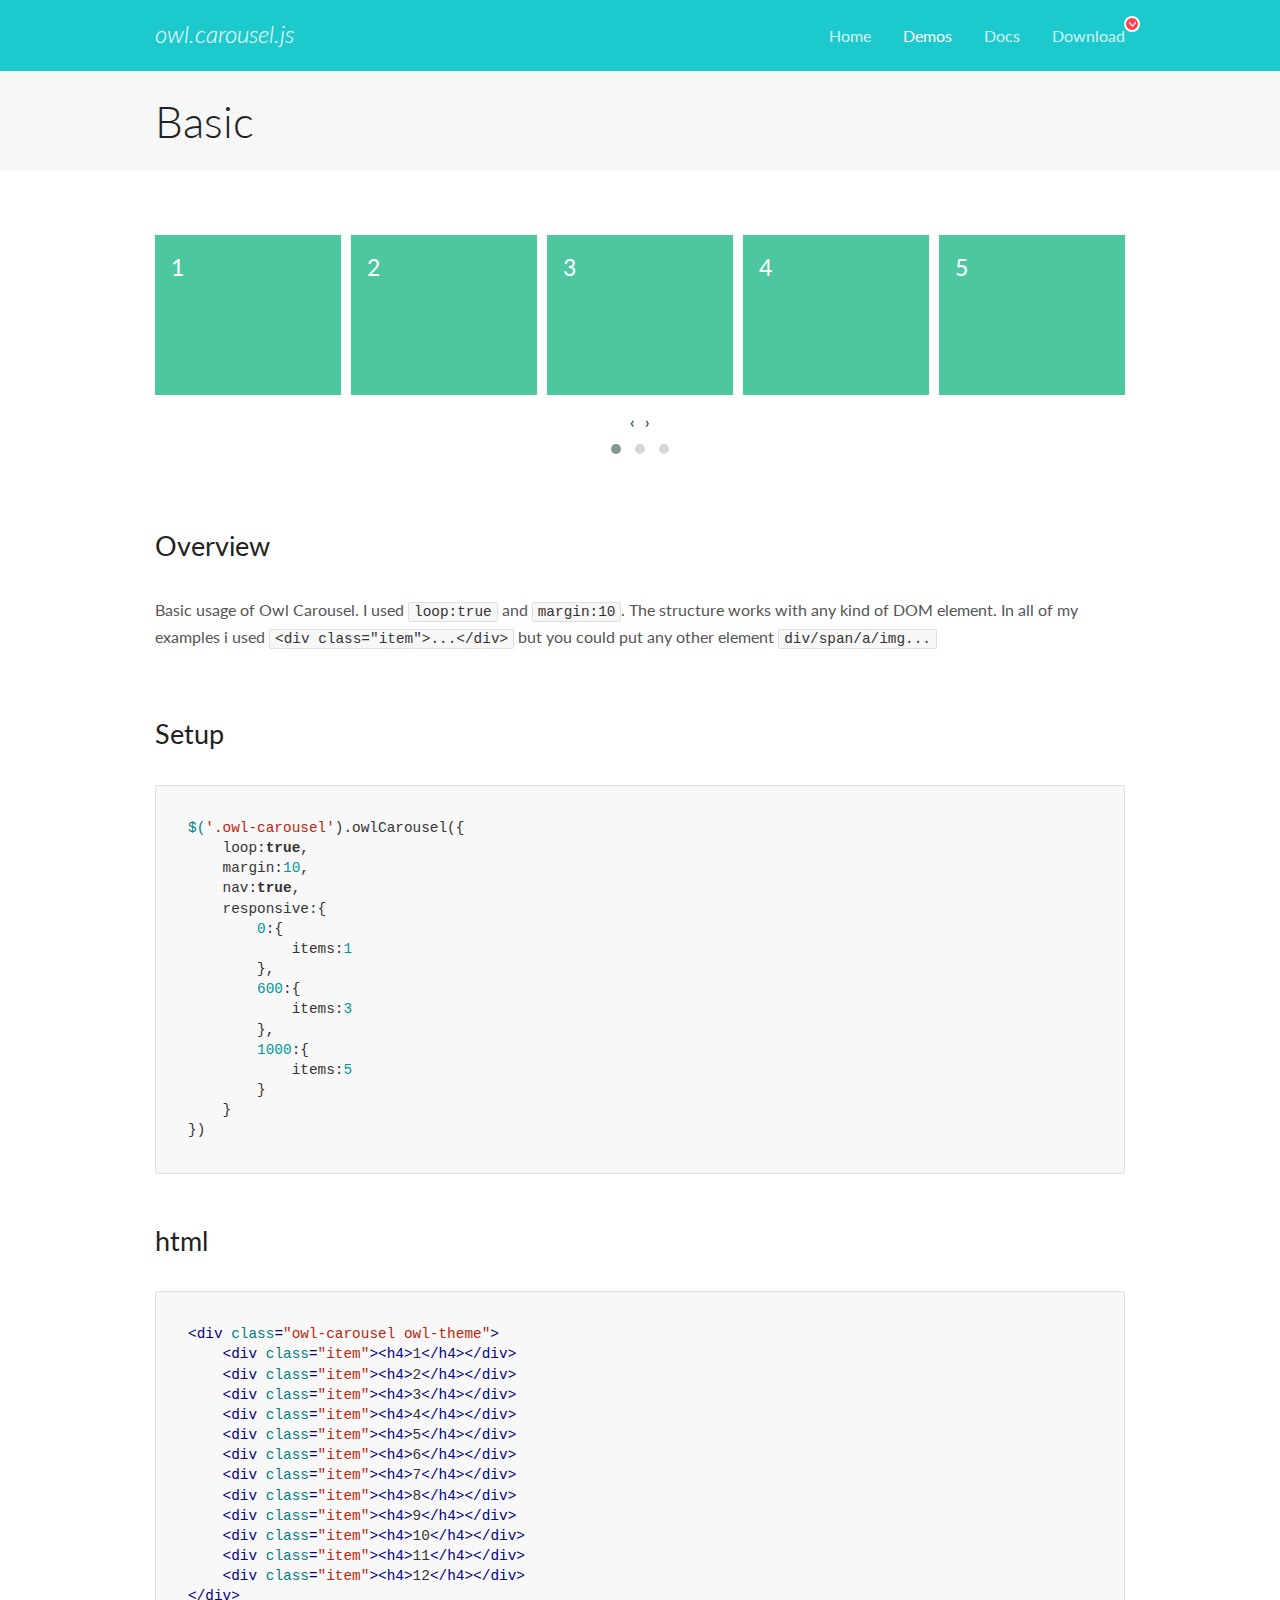
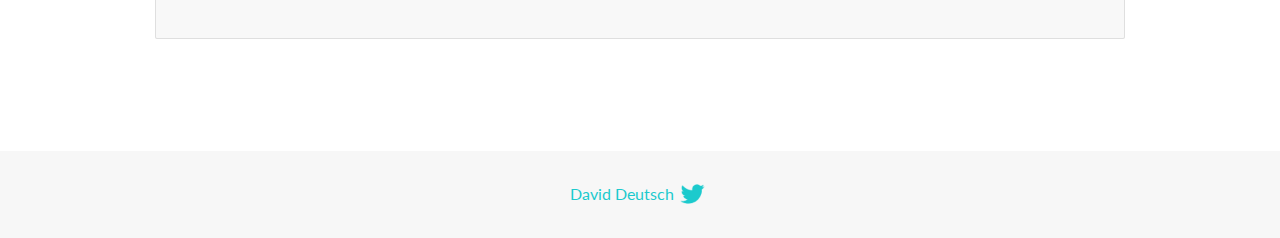
<file: js/owl.carousel/docs/demos/basic.html>
<!DOCTYPE html>
<html lang="en">
  <head>

    <!-- head -->
    <meta charset="utf-8">
    <meta name="msapplication-tap-highlight" content="no" />
    <meta name="viewport" content="width=device-width, initial-scale=1.0" />
    <meta name="description" content="Basic usage demo">
    <meta name="author" content="David Deutsch">
    <title>
      Basic Demo | Owl Carousel | 2.3.4
    </title>

    <!-- Stylesheets -->
    <link href='https://fonts.googleapis.com/css?family=Lato:300,400,700,400italic,300italic' rel='stylesheet' type='text/css'>
    <link rel="stylesheet" href="../assets/css/docs.theme.min.css">

    <!-- Owl Stylesheets -->
    <link rel="stylesheet" href="../assets/owlcarousel/assets/owl.carousel.min.css">
    <link rel="stylesheet" href="../assets/owlcarousel/assets/owl.theme.default.min.css">

    <!-- HTML5 shim and Respond.js IE8 support of HTML5 elements and media queries -->

    <!--[if lt IE 9]>
      <script src="https://oss.maxcdn.com/libs/html5shiv/3.7.0/html5shiv.js"></script>
      <script src="https://oss.maxcdn.com/libs/respond.js/1.3.0/respond.min.js"></script>
    <![endif]-->

    <!-- Favicons -->
    <link rel="apple-touch-icon-precomposed" sizes="144x144" href="../assets/ico/apple-touch-icon-144-precomposed.png">
    <link rel="shortcut icon" href="../assets/ico/favicon.png">
    <link rel="shortcut icon" href="favicon.ico">

    <!-- Yeah i know js should not be in header. Its required for demos.-->

    <!-- javascript -->
    <script src="../assets/vendors/jquery.min.js"></script>
    <script src="../assets/owlcarousel/owl.carousel.js"></script>
  </head>
  <body>

    <!-- header -->
    <header class="header">
      <div class="row">
        <div class="large-12 columns">
          <div class="brand left">
            <h3>
              <a href="/OwlCarousel2/">owl.carousel.js</a> 
            </h3>
          </div>
          <a id="toggle-nav" class="right">
            <span></span> <span></span> <span></span> 
          </a> 
          <div class="nav-bar">
            <ul class="clearfix">
              <li> <a href="/OwlCarousel2/index.html">Home</a>  </li>
              <li class="active">
                <a href="/OwlCarousel2/demos/demos.html">Demos</a> 
              </li>
              <li> <a href="/OwlCarousel2/docs/started-welcome.html">Docs</a>  </li>
              <li>
                <a href="https://github.com/OwlCarousel2/OwlCarousel2/archive/2.3.4.zip">Download</a> 
                <span class="download"></span> 
              </li>
            </ul>
          </div>
        </div>
      </div>
    </header>

    <!-- title -->
    <section class="title">
      <div class="row">
        <div class="large-12 columns">
          <h1>Basic</h1>
        </div>
      </div>
    </section>

    <!--  Demos -->
    <section id="demos">
      <div class="row">
        <div class="large-12 columns">
          <div class="owl-carousel owl-theme">
            <div class="item">
              <h4>1</h4>
            </div>
            <div class="item">
              <h4>2</h4>
            </div>
            <div class="item">
              <h4>3</h4>
            </div>
            <div class="item">
              <h4>4</h4>
            </div>
            <div class="item">
              <h4>5</h4>
            </div>
            <div class="item">
              <h4>6</h4>
            </div>
            <div class="item">
              <h4>7</h4>
            </div>
            <div class="item">
              <h4>8</h4>
            </div>
            <div class="item">
              <h4>9</h4>
            </div>
            <div class="item">
              <h4>10</h4>
            </div>
            <div class="item">
              <h4>11</h4>
            </div>
            <div class="item">
              <h4>12</h4>
            </div>
          </div>
          <h3 id="overview">Overview</h3>
          <p>Basic usage of Owl Carousel. I used <code>loop:true</code> and <code>margin:10</code>. The structure works with any kind of DOM element. In all of my examples i used <code>&lt;div class=&quot;item&quot;&gt;...&lt;/div&gt;</code> but you could
            put any other element <code>div/span/a/img...</code></p>
          <h3 id="setup">Setup</h3>
          <pre><code>$(&#39;.owl-carousel&#39;).owlCarousel({
    loop:true,
    margin:10,
    nav:true,
    responsive:{
        0:{
            items:1
        },
        600:{
            items:3
        },
        1000:{
            items:5
        }
    }
})</code></pre>
          <h3 id="html">html</h3>
          <pre><code>&lt;div class=&quot;owl-carousel owl-theme&quot;&gt;
    &lt;div class=&quot;item&quot;&gt;&lt;h4&gt;1&lt;/h4&gt;&lt;/div&gt;
    &lt;div class=&quot;item&quot;&gt;&lt;h4&gt;2&lt;/h4&gt;&lt;/div&gt;
    &lt;div class=&quot;item&quot;&gt;&lt;h4&gt;3&lt;/h4&gt;&lt;/div&gt;
    &lt;div class=&quot;item&quot;&gt;&lt;h4&gt;4&lt;/h4&gt;&lt;/div&gt;
    &lt;div class=&quot;item&quot;&gt;&lt;h4&gt;5&lt;/h4&gt;&lt;/div&gt;
    &lt;div class=&quot;item&quot;&gt;&lt;h4&gt;6&lt;/h4&gt;&lt;/div&gt;
    &lt;div class=&quot;item&quot;&gt;&lt;h4&gt;7&lt;/h4&gt;&lt;/div&gt;
    &lt;div class=&quot;item&quot;&gt;&lt;h4&gt;8&lt;/h4&gt;&lt;/div&gt;
    &lt;div class=&quot;item&quot;&gt;&lt;h4&gt;9&lt;/h4&gt;&lt;/div&gt;
    &lt;div class=&quot;item&quot;&gt;&lt;h4&gt;10&lt;/h4&gt;&lt;/div&gt;
    &lt;div class=&quot;item&quot;&gt;&lt;h4&gt;11&lt;/h4&gt;&lt;/div&gt;
    &lt;div class=&quot;item&quot;&gt;&lt;h4&gt;12&lt;/h4&gt;&lt;/div&gt;
&lt;/div&gt;</code></pre>
          <script>
            $(document).ready(function() {
              var owl = $('.owl-carousel');
              owl.owlCarousel({
                margin: 10,
                nav: true,
                loop: true,
                responsive: {
                  0: {
                    items: 1
                  },
                  600: {
                    items: 3
                  },
                  1000: {
                    items: 5
                  }
                }
              })
            })
          </script>
        </div>
      </div>
    </section>

    <!-- footer -->
    <footer class="footer">
      <div class="row">
        <div class="large-12 columns">
          <h5>
            <a href="/OwlCarousel2/docs/support-contact.html">David Deutsch</a> 
            <a id="custom-tweet-button" href="https://twitter.com/share?url=https://github.com/OwlCarousel2/OwlCarousel2&text=Owl Carousel - This is so awesome! " target="_blank"></a> 
          </h5>
        </div>
      </div>
    </footer>

    <!-- vendors -->
    <script src="../assets/vendors/highlight.js"></script>
    <script src="../assets/js/app.js"></script>
  </body>
</html>
</file>
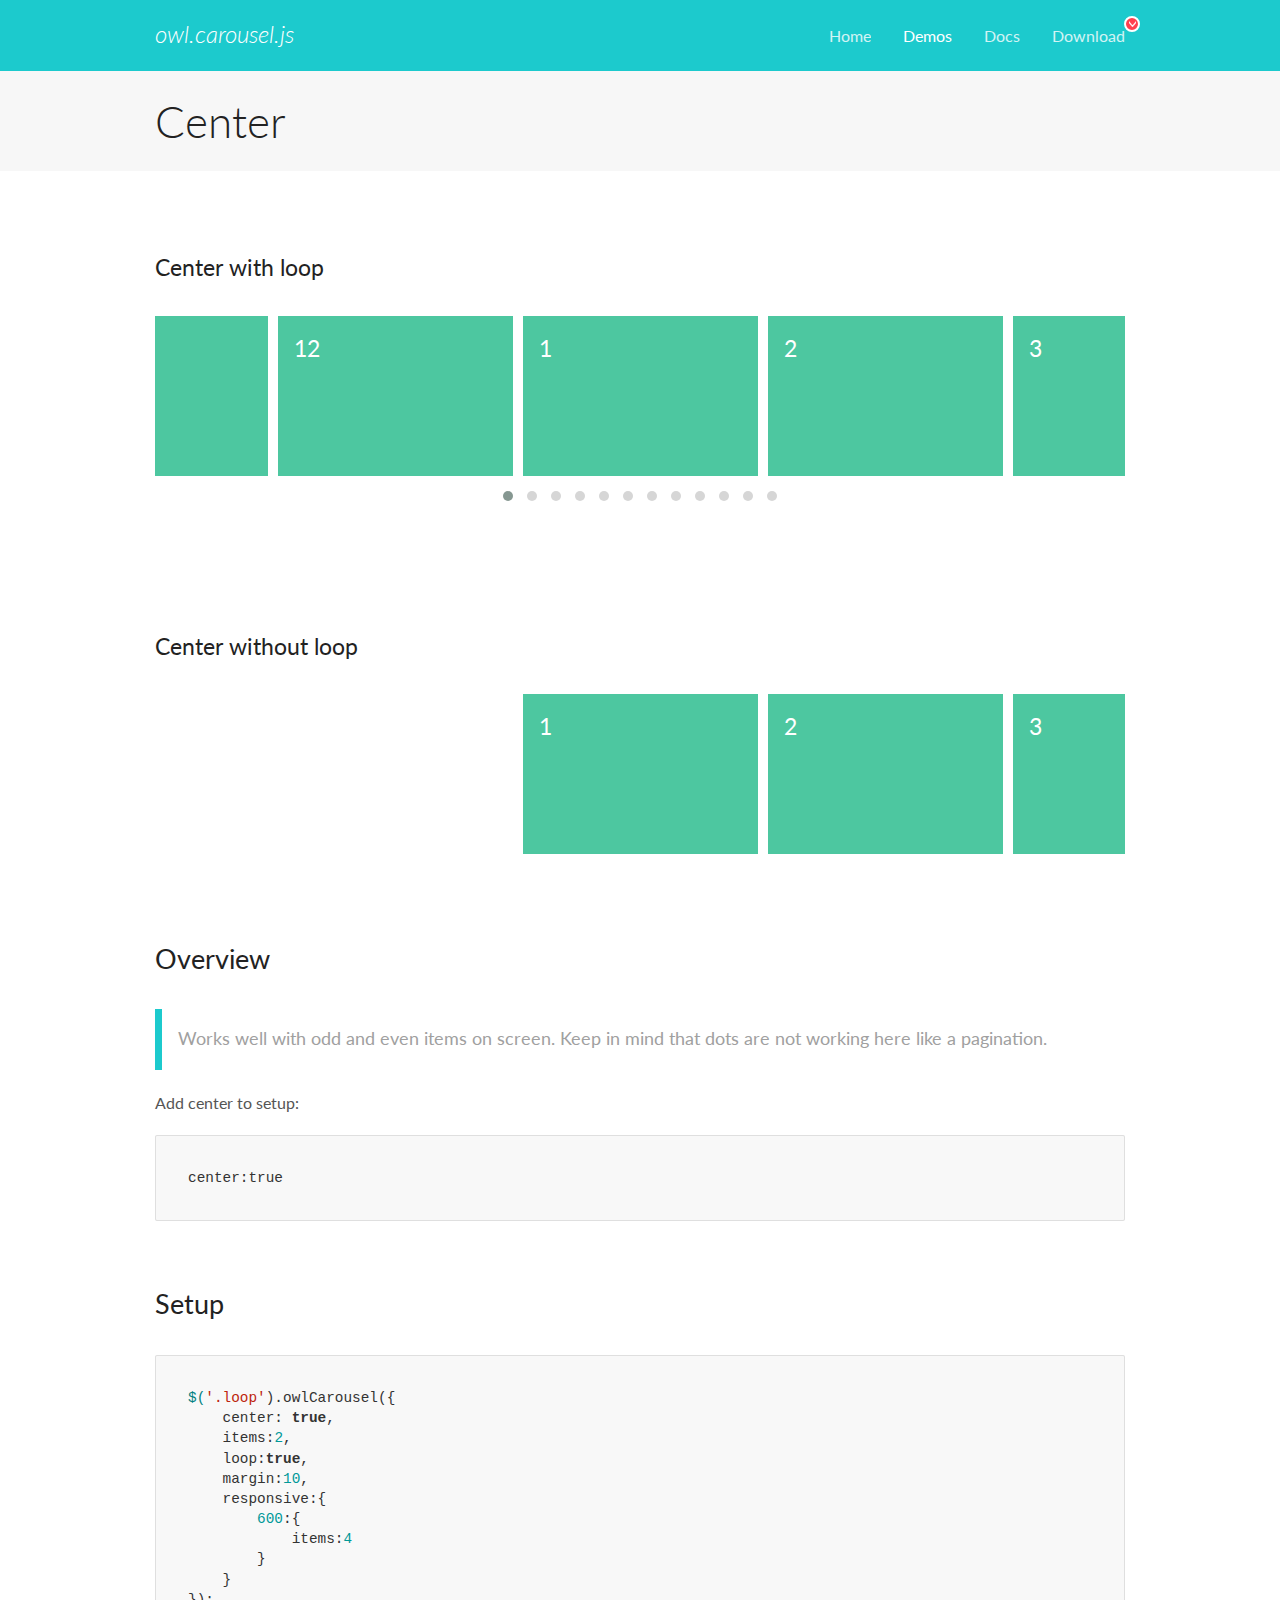
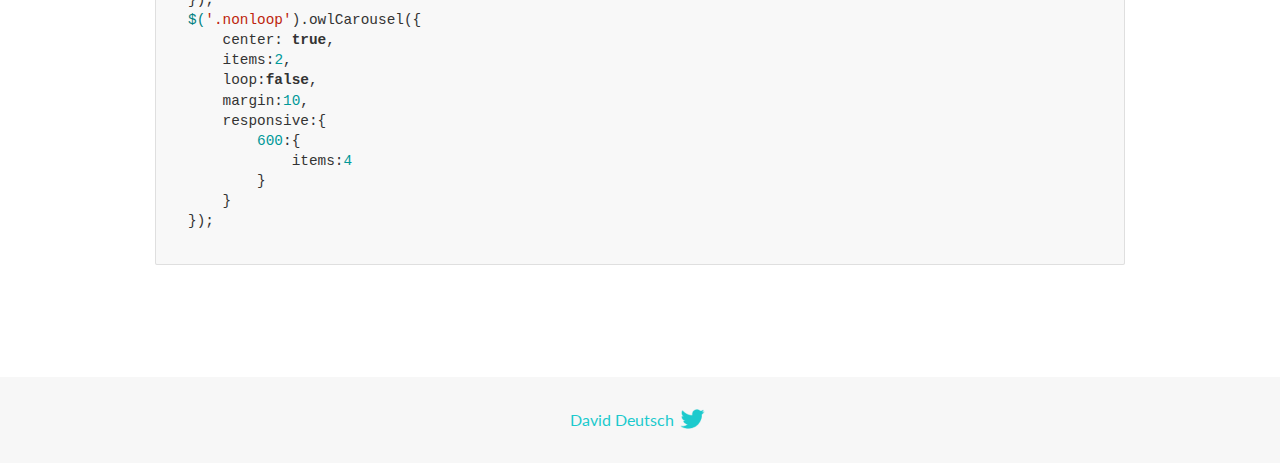
<file: js/owl.carousel/docs/demos/center.html>
<!DOCTYPE html>
<html lang="en">
  <head>

    <!-- head -->
    <meta charset="utf-8">
    <meta name="msapplication-tap-highlight" content="no" />
    <meta name="viewport" content="width=device-width, initial-scale=1.0" />
    <meta name="description" content="Center carousel">
    <meta name="author" content="David Deutsch">
    <title>
      Center Demo | Owl Carousel | 2.3.4
    </title>

    <!-- Stylesheets -->
    <link href='https://fonts.googleapis.com/css?family=Lato:300,400,700,400italic,300italic' rel='stylesheet' type='text/css'>
    <link rel="stylesheet" href="../assets/css/docs.theme.min.css">

    <!-- Owl Stylesheets -->
    <link rel="stylesheet" href="../assets/owlcarousel/assets/owl.carousel.min.css">
    <link rel="stylesheet" href="../assets/owlcarousel/assets/owl.theme.default.min.css">

    <!-- HTML5 shim and Respond.js IE8 support of HTML5 elements and media queries -->

    <!--[if lt IE 9]>
      <script src="https://oss.maxcdn.com/libs/html5shiv/3.7.0/html5shiv.js"></script>
      <script src="https://oss.maxcdn.com/libs/respond.js/1.3.0/respond.min.js"></script>
    <![endif]-->

    <!-- Favicons -->
    <link rel="apple-touch-icon-precomposed" sizes="144x144" href="../assets/ico/apple-touch-icon-144-precomposed.png">
    <link rel="shortcut icon" href="../assets/ico/favicon.png">
    <link rel="shortcut icon" href="favicon.ico">

    <!-- Yeah i know js should not be in header. Its required for demos.-->

    <!-- javascript -->
    <script src="../assets/vendors/jquery.min.js"></script>
    <script src="../assets/owlcarousel/owl.carousel.js"></script>
  </head>
  <body>

    <!-- header -->
    <header class="header">
      <div class="row">
        <div class="large-12 columns">
          <div class="brand left">
            <h3>
              <a href="/OwlCarousel2/">owl.carousel.js</a> 
            </h3>
          </div>
          <a id="toggle-nav" class="right">
            <span></span> <span></span> <span></span> 
          </a> 
          <div class="nav-bar">
            <ul class="clearfix">
              <li> <a href="/OwlCarousel2/index.html">Home</a>  </li>
              <li class="active">
                <a href="/OwlCarousel2/demos/demos.html">Demos</a> 
              </li>
              <li> <a href="/OwlCarousel2/docs/started-welcome.html">Docs</a>  </li>
              <li>
                <a href="https://github.com/OwlCarousel2/OwlCarousel2/archive/2.3.4.zip">Download</a> 
                <span class="download"></span> 
              </li>
            </ul>
          </div>
        </div>
      </div>
    </header>

    <!-- title -->
    <section class="title">
      <div class="row">
        <div class="large-12 columns">
          <h1>Center</h1>
        </div>
      </div>
    </section>

    <!--  Demos -->
    <section id="demos">
      <div class="row">
        <div class="large-12 columns">
          <h4 id="center-with-loop">Center with loop</h4>
          <div class="loop owl-carousel owl-theme">
            <div class="item">
              <h4>1</h4>
            </div>
            <div class="item">
              <h4>2</h4>
            </div>
            <div class="item">
              <h4>3</h4>
            </div>
            <div class="item">
              <h4>4</h4>
            </div>
            <div class="item">
              <h4>5</h4>
            </div>
            <div class="item">
              <h4>6</h4>
            </div>
            <div class="item">
              <h4>7</h4>
            </div>
            <div class="item">
              <h4>8</h4>
            </div>
            <div class="item">
              <h4>9</h4>
            </div>
            <div class="item">
              <h4>10</h4>
            </div>
            <div class="item">
              <h4>11</h4>
            </div>
            <div class="item">
              <h4>12</h4>
            </div>
          </div>
          <br>
          <h4 id="center-without-loop">Center without loop</h4>
          <div class="nonloop owl-carousel">
            <div class="item">
              <h4>1</h4>
            </div>
            <div class="item">
              <h4>2</h4>
            </div>
            <div class="item">
              <h4>3</h4>
            </div>
            <div class="item">
              <h4>4</h4>
            </div>
            <div class="item">
              <h4>5</h4>
            </div>
            <div class="item">
              <h4>6</h4>
            </div>
            <div class="item">
              <h4>7</h4>
            </div>
            <div class="item">
              <h4>8</h4>
            </div>
            <div class="item">
              <h4>9</h4>
            </div>
            <div class="item">
              <h4>10</h4>
            </div>
            <div class="item">
              <h4>11</h4>
            </div>
            <div class="item">
              <h4>12</h4>
            </div>
          </div>
          <h3 id="overview">Overview</h3>
          <blockquote>
            <p>Works well with odd and even items on screen. Keep in mind that dots are not working here like a pagination.</p>
          </blockquote>
          <p>Add center to setup:</p>
          <pre><code>center:true</code></pre>
          <h3 id="setup">Setup</h3>
          <pre><code>$(&#39;.loop&#39;).owlCarousel({
    center: true,
    items:2,
    loop:true,
    margin:10,
    responsive:{
        600:{
            items:4
        }
    }
});
$(&#39;.nonloop&#39;).owlCarousel({
    center: true,
    items:2,
    loop:false,
    margin:10,
    responsive:{
        600:{
            items:4
        }
    }
});</code></pre>
          <script>
            jQuery(document).ready(function($) {
              $('.loop').owlCarousel({
                center: true,
                items: 2,
                loop: true,
                margin: 10,
                responsive: {
                  600: {
                    items: 4
                  }
                }
              });
              $('.nonloop').owlCarousel({
                center: true,
                items: 2,
                loop: false,
                margin: 10,
                responsive: {
                  600: {
                    items: 4
                  }
                }
              });
            });
          </script>
        </div>
      </div>
    </section>

    <!-- footer -->
    <footer class="footer">
      <div class="row">
        <div class="large-12 columns">
          <h5>
            <a href="/OwlCarousel2/docs/support-contact.html">David Deutsch</a> 
            <a id="custom-tweet-button" href="https://twitter.com/share?url=https://github.com/OwlCarousel2/OwlCarousel2&text=Owl Carousel - This is so awesome! " target="_blank"></a> 
          </h5>
        </div>
      </div>
    </footer>

    <!-- vendors -->
    <script src="../assets/vendors/highlight.js"></script>
    <script src="../assets/js/app.js"></script>
  </body>
</html>
</file>
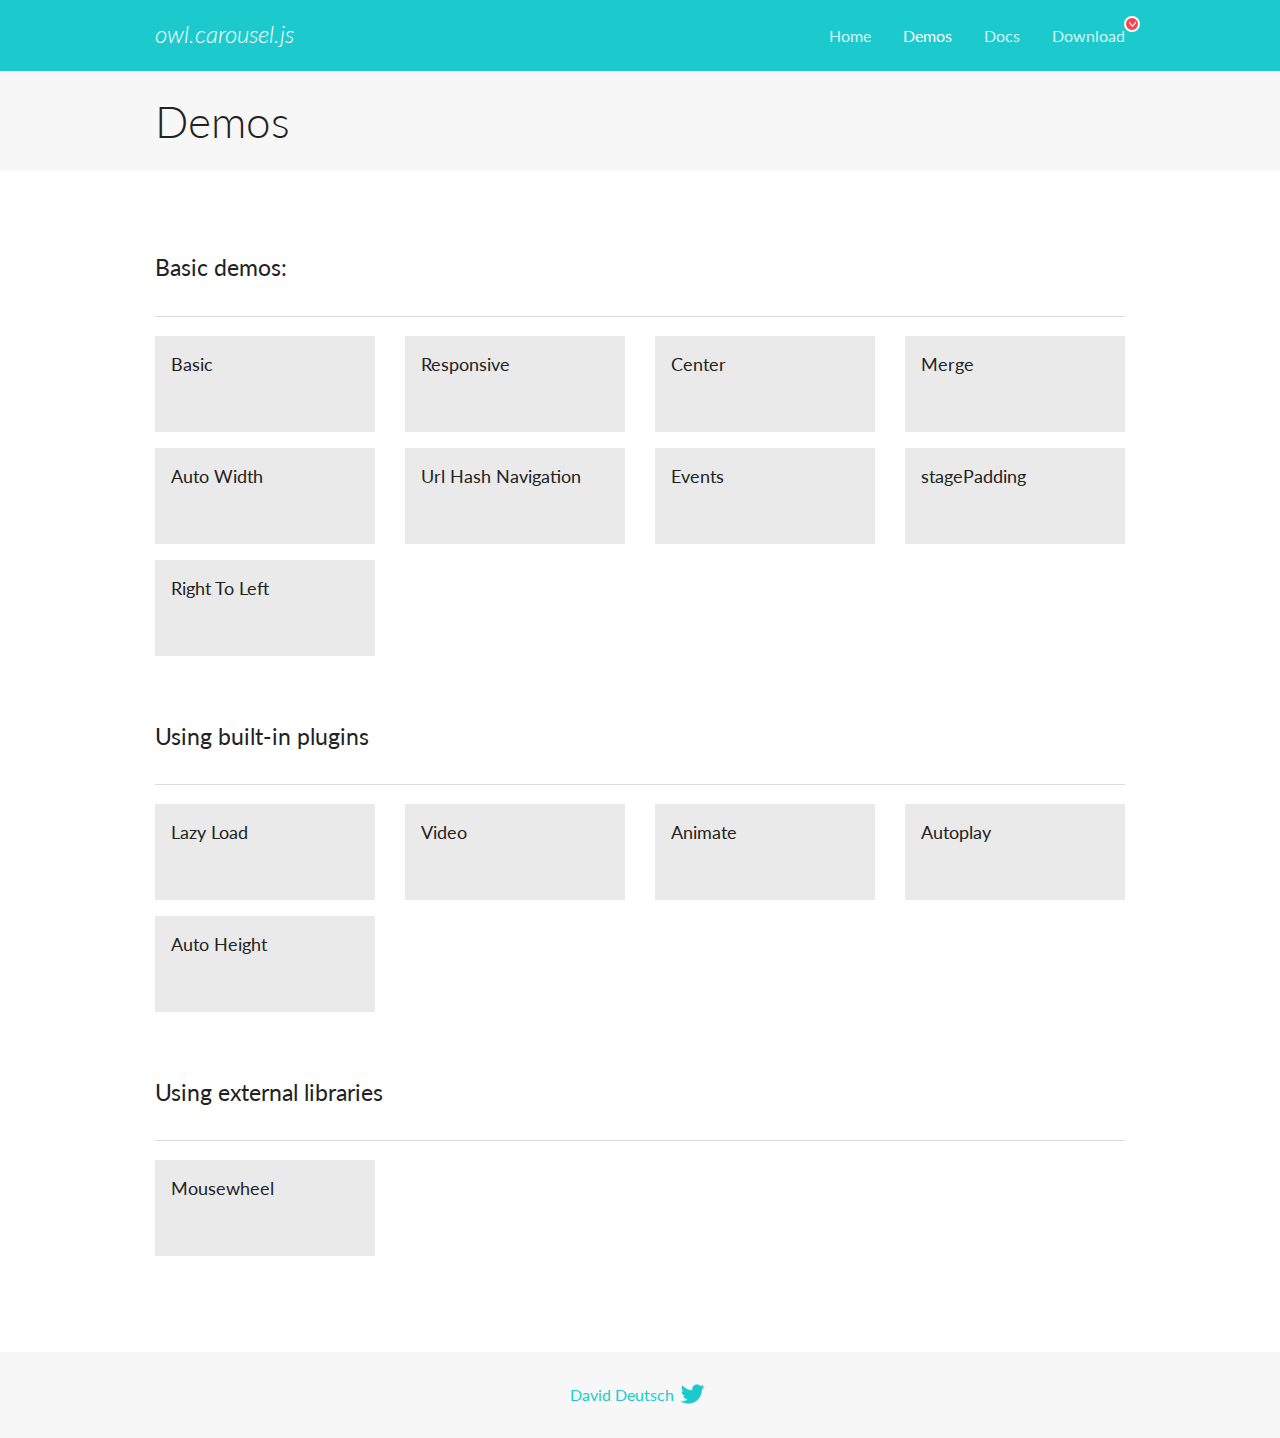
<file: js/owl.carousel/docs/demos/demos.html>
<!DOCTYPE html>
<html lang="en">
  <head>

    <!-- head -->
    <meta charset="utf-8">
    <meta name="msapplication-tap-highlight" content="no" />
    <meta name="viewport" content="width=device-width, initial-scale=1.0" />
    <meta name="description" content="A list of Owl Carousel examples.">
    <meta name="author" content="David Deutsch">
    <title>
      Demos | Owl Carousel | 2.3.4
    </title>

    <!-- Stylesheets -->
    <link href='https://fonts.googleapis.com/css?family=Lato:300,400,700,400italic,300italic' rel='stylesheet' type='text/css'>
    <link rel="stylesheet" href="../assets/css/docs.theme.min.css">

    <!-- Owl Stylesheets -->
    <link rel="stylesheet" href="../assets/owlcarousel/assets/owl.carousel.min.css">
    <link rel="stylesheet" href="../assets/owlcarousel/assets/owl.theme.default.min.css">

    <!-- HTML5 shim and Respond.js IE8 support of HTML5 elements and media queries -->

    <!--[if lt IE 9]>
      <script src="https://oss.maxcdn.com/libs/html5shiv/3.7.0/html5shiv.js"></script>
      <script src="https://oss.maxcdn.com/libs/respond.js/1.3.0/respond.min.js"></script>
    <![endif]-->

    <!-- Favicons -->
    <link rel="apple-touch-icon-precomposed" sizes="144x144" href="../assets/ico/apple-touch-icon-144-precomposed.png">
    <link rel="shortcut icon" href="../assets/ico/favicon.png">
    <link rel="shortcut icon" href="favicon.ico">

    <!-- Yeah i know js should not be in header. Its required for demos.-->

    <!-- javascript -->
    <script src="../assets/vendors/jquery.min.js"></script>
    <script src="../assets/owlcarousel/owl.carousel.js"></script>
  </head>
  <body>

    <!-- header -->
    <header class="header">
      <div class="row">
        <div class="large-12 columns">
          <div class="brand left">
            <h3>
              <a href="/OwlCarousel2/">owl.carousel.js</a> 
            </h3>
          </div>
          <a id="toggle-nav" class="right">
            <span></span> <span></span> <span></span> 
          </a> 
          <div class="nav-bar">
            <ul class="clearfix">
              <li> <a href="/OwlCarousel2/index.html">Home</a>  </li>
              <li class="active">
                <a href="/OwlCarousel2/demos/demos.html">Demos</a> 
              </li>
              <li> <a href="/OwlCarousel2/docs/started-welcome.html">Docs</a>  </li>
              <li>
                <a href="https://github.com/OwlCarousel2/OwlCarousel2/archive/2.3.4.zip">Download</a> 
                <span class="download"></span> 
              </li>
            </ul>
          </div>
        </div>
      </div>
    </header>

    <!-- title -->
    <section class="title">
      <div class="row">
        <div class="large-12 columns">
          <h1>Demos</h1>
        </div>
      </div>
    </section>

    <!--  Demos -->
    <section id="demos">
      <div class="row">
        <div class="large-12 columns">
          <h4 id="basic-demos-">Basic demos:</h4>
          <hr>
          <div class="demo-list">
            <div class="row">
              <div class="small-6 medium-4 large-3 columns">
                <a href="basic.html" class="demo-block">
                  <h5>Basic </h5>
                </a> 
              </div>
              <div class="small-6 medium-4 large-3 columns">
                <a href="responsive.html" class="demo-block">
                  <h5>Responsive </h5>
                </a> 
              </div>
              <div class="small-6 medium-4 large-3 columns">
                <a href="center.html" class="demo-block">
                  <h5>Center </h5>
                </a> 
              </div>
              <div class="small-6 medium-4 large-3 columns">
                <a href="merge.html" class="demo-block">
                  <h5>Merge </h5>
                </a> 
              </div>
              <div class="small-6 medium-4 large-3 columns">
                <a href="autowidth.html" class="demo-block">
                  <h5>Auto Width </h5>
                </a> 
              </div>
              <div class="small-6 medium-4 large-3 columns">
                <a href="urlhashnav.html" class="demo-block">
                  <h5>Url Hash Navigation </h5>
                </a> 
              </div>
              <div class="small-6 medium-4 large-3 columns">
                <a href="events.html" class="demo-block">
                  <h5>Events </h5>
                </a> 
              </div>
              <div class="small-6 medium-4 large-3 columns">
                <a href="stagepadding.html" class="demo-block">
                  <h5>stagePadding </h5>
                </a> 
              </div>
              <div class="small-6 medium-4 large-3 columns">
                <a href="rtl.html" class="demo-block">
                  <h5>Right To Left </h5>
                </a> 
              </div>
            </div>
          </div>
          <h4 id="using-built-in-plugins">Using built-in plugins</h4>
          <hr>
          <div class="demo-list">
            <div class="row">
              <div class="small-6 medium-4 large-3 columns">
                <a href="lazyLoad.html" class="demo-block">
                  <h5>Lazy Load </h5>
                </a> 
              </div>
              <div class="small-6 medium-4 large-3 columns">
                <a href="video.html" class="demo-block">
                  <h5>Video </h5>
                </a> 
              </div>
              <div class="small-6 medium-4 large-3 columns">
                <a href="animate.html" class="demo-block">
                  <h5>Animate </h5>
                </a> 
              </div>
              <div class="small-6 medium-4 large-3 columns">
                <a href="autoplay.html" class="demo-block">
                  <h5>Autoplay </h5>
                </a> 
              </div>
              <div class="small-6 medium-4 large-3 columns">
                <a href="autoheight.html" class="demo-block">
                  <h5>Auto Height </h5>
                </a> 
              </div>
            </div>
          </div>
          <h4 id="using-external-libraries">Using external libraries</h4>
          <hr>
          <div class="demo-list">
            <div class="row">
              <div class="small-6 medium-4 large-3 columns">
                <a href="mousewheel.html" class="demo-block">
                  <h5>Mousewheel </h5>
                </a> 
              </div>
            </div>
          </div>
        </div>
      </div>
    </section>

    <!-- footer -->
    <footer class="footer">
      <div class="row">
        <div class="large-12 columns">
          <h5>
            <a href="/OwlCarousel2/docs/support-contact.html">David Deutsch</a> 
            <a id="custom-tweet-button" href="https://twitter.com/share?url=https://github.com/OwlCarousel2/OwlCarousel2&text=Owl Carousel - This is so awesome! " target="_blank"></a> 
          </h5>
        </div>
      </div>
    </footer>

    <!-- vendors -->
    <script src="../assets/vendors/highlight.js"></script>
    <script src="../assets/js/app.js"></script>
  </body>
</html>
</file>
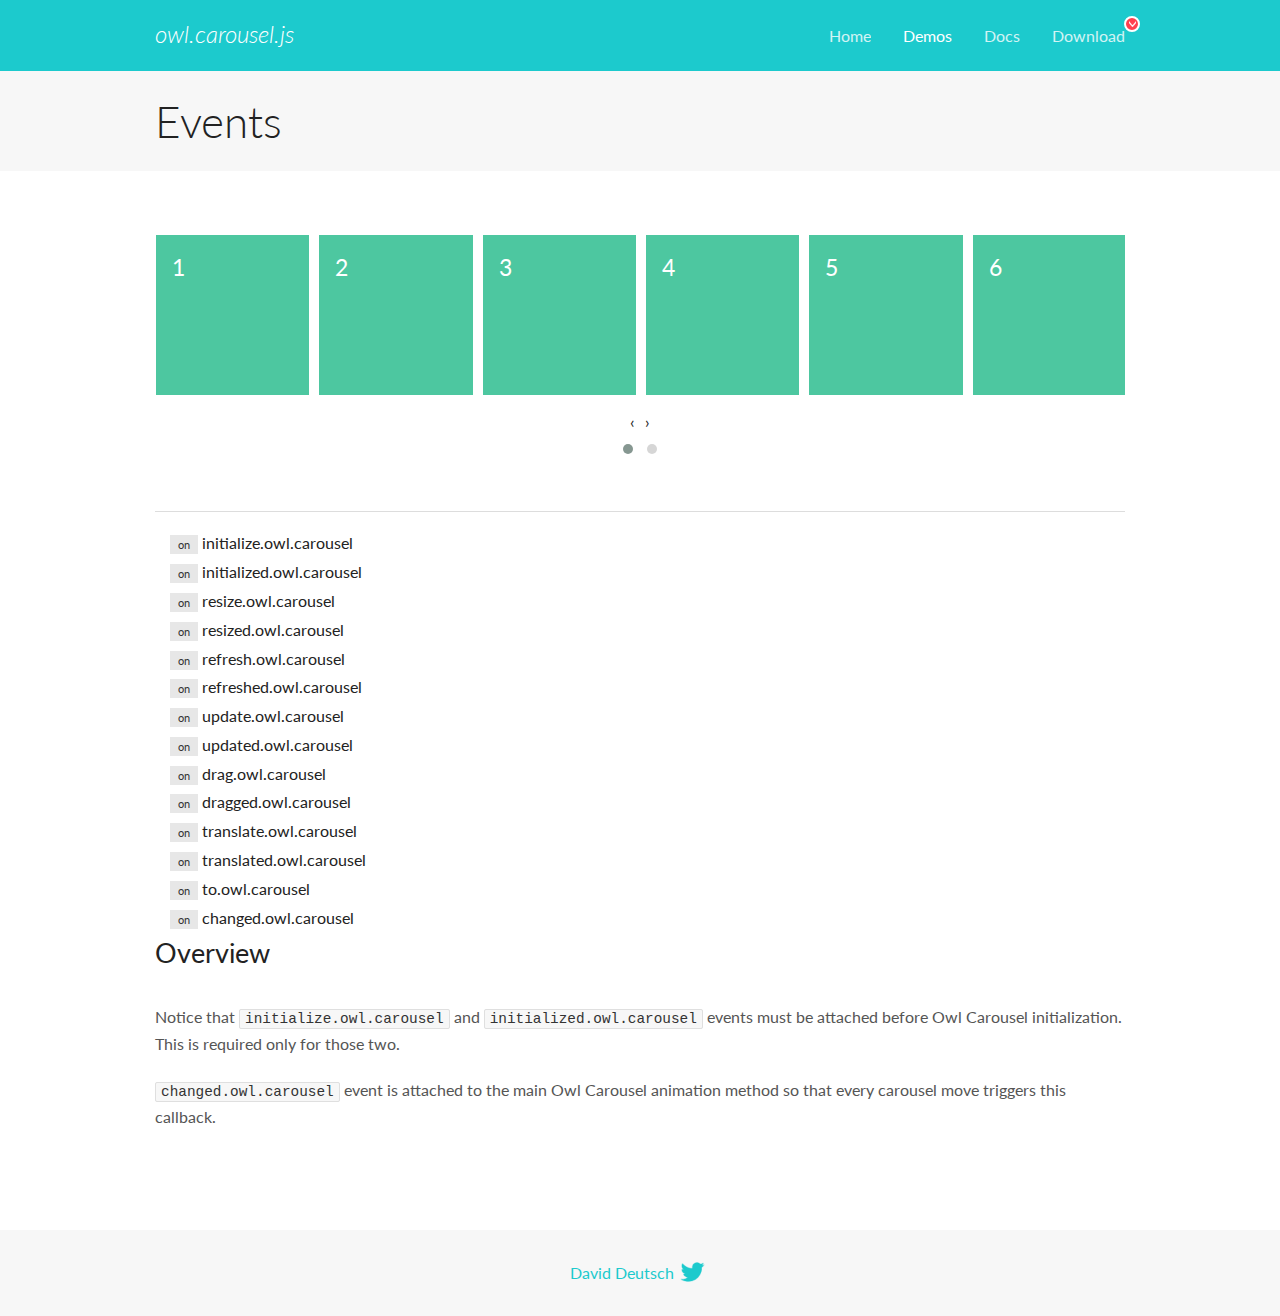
<file: js/owl.carousel/docs/demos/events.html>
<!DOCTYPE html>
<html lang="en">
  <head>

    <!-- head -->
    <meta charset="utf-8">
    <meta name="msapplication-tap-highlight" content="no" />
    <meta name="viewport" content="width=device-width, initial-scale=1.0" />
    <meta name="description" content="Events usage demo">
    <meta name="author" content="David Deutsch">
    <title>
      Events Demo | Owl Carousel | 2.3.4
    </title>

    <!-- Stylesheets -->
    <link href='https://fonts.googleapis.com/css?family=Lato:300,400,700,400italic,300italic' rel='stylesheet' type='text/css'>
    <link rel="stylesheet" href="../assets/css/docs.theme.min.css">

    <!-- Owl Stylesheets -->
    <link rel="stylesheet" href="../assets/owlcarousel/assets/owl.carousel.min.css">
    <link rel="stylesheet" href="../assets/owlcarousel/assets/owl.theme.default.min.css">

    <!-- HTML5 shim and Respond.js IE8 support of HTML5 elements and media queries -->

    <!--[if lt IE 9]>
      <script src="https://oss.maxcdn.com/libs/html5shiv/3.7.0/html5shiv.js"></script>
      <script src="https://oss.maxcdn.com/libs/respond.js/1.3.0/respond.min.js"></script>
    <![endif]-->

    <!-- Favicons -->
    <link rel="apple-touch-icon-precomposed" sizes="144x144" href="../assets/ico/apple-touch-icon-144-precomposed.png">
    <link rel="shortcut icon" href="../assets/ico/favicon.png">
    <link rel="shortcut icon" href="favicon.ico">

    <!-- Yeah i know js should not be in header. Its required for demos.-->

    <!-- javascript -->
    <script src="../assets/vendors/jquery.min.js"></script>
    <script src="../assets/owlcarousel/owl.carousel.js"></script>
  </head>
  <body>

    <!-- header -->
    <header class="header">
      <div class="row">
        <div class="large-12 columns">
          <div class="brand left">
            <h3>
              <a href="/OwlCarousel2/">owl.carousel.js</a> 
            </h3>
          </div>
          <a id="toggle-nav" class="right">
            <span></span> <span></span> <span></span> 
          </a> 
          <div class="nav-bar">
            <ul class="clearfix">
              <li> <a href="/OwlCarousel2/index.html">Home</a>  </li>
              <li class="active">
                <a href="/OwlCarousel2/demos/demos.html">Demos</a> 
              </li>
              <li> <a href="/OwlCarousel2/docs/started-welcome.html">Docs</a>  </li>
              <li>
                <a href="https://github.com/OwlCarousel2/OwlCarousel2/archive/2.3.4.zip">Download</a> 
                <span class="download"></span> 
              </li>
            </ul>
          </div>
        </div>
      </div>
    </header>

    <!-- title -->
    <section class="title">
      <div class="row">
        <div class="large-12 columns">
          <h1>Events</h1>
        </div>
      </div>
    </section>

    <!--  Demos -->
    <section id="demos">
      <div class="row">
        <div class="large-12 columns">
          <div class="owl-carousel owl-theme">
            <div class="item">
              <h4>1</h4>
            </div>
            <div class="item">
              <h4>2</h4>
            </div>
            <div class="item">
              <h4>3</h4>
            </div>
            <div class="item">
              <h4>4</h4>
            </div>
            <div class="item">
              <h4>5</h4>
            </div>
            <div class="item">
              <h4>6</h4>
            </div>
            <div class="item">
              <h4>7</h4>
            </div>
            <div class="item">
              <h4>8</h4>
            </div>
            <div class="item">
              <h4>9</h4>
            </div>
            <div class="item">
              <h4>10</h4>
            </div>
            <div class="item">
              <h4>11</h4>
            </div>
            <div class="item">
              <h4>12</h4>
            </div>
          </div>
          <hr>
          <div class="large-12 columns callbacks">
            <div><span class="label secondary initialize">on</span>  initialize.owl.carousel </div>
            <div><span class="label secondary initialized">on</span>  initialized.owl.carousel </div>
            <div><span class="label secondary resize">on</span>  resize.owl.carousel </div>
            <div><span class="label secondary resized">on</span>  resized.owl.carousel </div>
            <div><span class="label secondary refresh">on</span>  refresh.owl.carousel </div>
            <div><span class="label secondary refreshed">on</span>  refreshed.owl.carousel </div>
            <div><span class="label secondary update">on</span>  update.owl.carousel </div>
            <div><span class="label secondary updated">on</span>  updated.owl.carousel </div>
            <div><span class="label secondary drag">on</span>  drag.owl.carousel </div>
            <div><span class="label secondary dragged">on</span>  dragged.owl.carousel </div>
            <div><span class="label secondary translate">on</span>  translate.owl.carousel </div>
            <div><span class="label secondary translated">on</span>  translated.owl.carousel </div>
            <div><span class="label secondary to">on</span>  to.owl.carousel </div>
            <div><span class="label secondary changed">on</span>  changed.owl.carousel </div>
          </div>
          <h3 id="overview">Overview</h3>
          <p>Notice that <code>initialize.owl.carousel</code> and <code>initialized.owl.carousel</code> events must be attached before Owl Carousel initialization. This is required only for those two.</p>
          <p><code>changed.owl.carousel</code> event is attached to the main Owl Carousel animation method so that every carousel move triggers this callback.</p>
          <script>
            jQuery(document).ready(function($) {
              var owl = $('.owl-carousel');
              owl.on('initialize.owl.carousel initialized.owl.carousel ' +
                'initialize.owl.carousel initialize.owl.carousel ' +
                'resize.owl.carousel resized.owl.carousel ' +
                'refresh.owl.carousel refreshed.owl.carousel ' +
                'update.owl.carousel updated.owl.carousel ' +
                'drag.owl.carousel dragged.owl.carousel ' +
                'translate.owl.carousel translated.owl.carousel ' +
                'to.owl.carousel changed.owl.carousel',
                function(e) {
                  $('.' + e.type)
                    .removeClass('secondary')
                    .addClass('success');
                  window.setTimeout(function() {
                    $('.' + e.type)
                      .removeClass('success')
                      .addClass('secondary');
                  }, 500);
                });
              owl.owlCarousel({
                loop: true,
                nav: true,
                lazyLoad: true,
                margin: 10,
                video: true,
                responsive: {
                  0: {
                    items: 1
                  },
                  600: {
                    items: 3
                  },
                  960: {
                    items: 5,
                  },
                  1200: {
                    items: 6
                  }
                }
              });
            });
          </script>
        </div>
      </div>
    </section>

    <!-- footer -->
    <footer class="footer">
      <div class="row">
        <div class="large-12 columns">
          <h5>
            <a href="/OwlCarousel2/docs/support-contact.html">David Deutsch</a> 
            <a id="custom-tweet-button" href="https://twitter.com/share?url=https://github.com/OwlCarousel2/OwlCarousel2&text=Owl Carousel - This is so awesome! " target="_blank"></a> 
          </h5>
        </div>
      </div>
    </footer>

    <!-- vendors -->
    <script src="../assets/vendors/highlight.js"></script>
    <script src="../assets/js/app.js"></script>
  </body>
</html>
</file>
<file: 3dParty/rs-plugin/css/pi.settings.css>
/*-----------------------------------------------------------------------------

	-	Revolution Slider 4.1 Captions -

		Screen Stylesheet

version:   	1.4.5
date:      	27/11/13
author:		themepunch
email:     	info@themepunch.com
website:   	http://www.themepunch.com
CHANGED BY PI TEAM
-----------------------------------------------------------------------------*/

/*************************
	-	CAPTIONS	-
**************************/

.tp-hide-revslider, .tp-caption.tp-hidden-caption {
	visibility: hidden !important;
	display: none !important;
}

.tp-caption {
	z-index: 1;
}

.tp-caption-demo .tp-caption {
	position: relative !important;
	display: inline-block;
	margin-bottom: 10px;
	margin-right: 20px !important;
}

.tp-caption.medium_grey {
	position: absolute;
	color: #fff;
	text-shadow: 0px 2px 5px rgba(0, 0, 0, 0.5);
	font-weight: 700;
	font-size: 20px;
	line-height: 20px;
	font-family: Arial;
	padding: 2px 4px;
	margin: 0px;
	border-width: 0px;
	border-style: none;
	background-color: #888;
	white-space: nowrap;
}

.tp-caption.small_text {
	position: absolute;
	color: #fff;
	text-shadow: 0px 2px 5px rgba(0, 0, 0, 0.5);
	font-weight: 700;
	font-size: 14px;
	line-height: 20px;
	font-family: Arial;
	margin: 0px;
	border-width: 0px;
	border-style: none;
	white-space: nowrap;
}

.tp-caption.medium_text {
	position: absolute;
	color: #fff;
	text-shadow: 0px 2px 5px rgba(0, 0, 0, 0.5);
	font-weight: 700;
	font-size: 20px;
	line-height: 20px;
	font-family: Arial;
	margin: 0px;
	border-width: 0px;
	border-style: none;
	white-space: nowrap;
}

.tp-caption.large_bold_white_25 {
	font-size: 55px;
	line-height: 65px;
	font-weight: 700;
	font-family: "Open Sans";
	color: #fff;
	text-decoration: none;
	background-color: transparent;
	text-align: center;
	text-shadow: #000 0px 5px 10px;
	border-width: 0px;
	border-color: rgb(255, 255, 255);
	border-style: none;
}

.tp-caption.medium_text_shadow {
	font-size: 25px;
	line-height: 25px;
	font-weight: 600;
	font-family: "Open Sans";
	color: #fff;
	text-decoration: none;
	background-color: transparent;
	text-align: center;
	text-shadow: #000 0px 5px 10px;
	border-width: 0px;
	border-color: rgb(255, 255, 255);
	border-style: none;
}

.tp-caption.large_text {
	position: absolute;
	color: #fff;
	text-shadow: 0px 2px 5px rgba(0, 0, 0, 0.5);
	font-weight: 700;
	font-size: 40px;
	line-height: 40px;
	font-family: Arial;
	margin: 0px;
	border-width: 0px;
	border-style: none;
	white-space: nowrap;
}

.tp-caption.very_large_text {
	position: absolute;
	color: #fff;
	text-shadow: 0px 2px 5px rgba(0, 0, 0, 0.5);
	font-weight: 700;
	font-size: 60px;
	line-height: 60px;
	font-family: Arial;
	margin: 0px;
	border-width: 0px;
	border-style: none;
	white-space: nowrap;
	letter-spacing: -2px;
}

.tp-caption.very_big_white {
	position: absolute;
	color: #fff;
	text-shadow: none;
	font-weight: 800;
	font-size: 60px;
	line-height: 60px;
	font-family: Arial;
	margin: 0px;
	border-width: 0px;
	border-style: none;
	white-space: nowrap;
	padding: 0px 4px;
	padding-top: 1px;
	background-color: #000;
}

.tp-caption.very_big_black {
	position: absolute;
	color: #000;
	text-shadow: none;
	font-weight: 700;
	font-size: 60px;
	line-height: 60px;
	font-family: Arial;
	margin: 0px;
	border-width: 0px;
	border-style: none;
	white-space: nowrap;
	padding: 0px 4px;
	padding-top: 1px;
	background-color: #fff;
}

.tp-caption.modern_medium_fat {
	position: absolute;
	color: #000;
	text-shadow: none;
	font-weight: 800;
	font-size: 24px;
	line-height: 20px;
	font-family: "Open Sans", sans-serif;
	margin: 0px;
	border-width: 0px;
	border-style: none;
	white-space: nowrap;
}

.tp-caption.modern_medium_fat_white {
	position: absolute;
	color: #fff;
	text-shadow: none;
	font-weight: 800;
	font-size: 24px;
	line-height: 20px;
	font-family: "Open Sans", sans-serif;
	margin: 0px;
	border-width: 0px;
	border-style: none;
	white-space: nowrap;
}

.tp-caption.modern_medium_light {
	position: absolute;
	color: #000;
	text-shadow: none;
	font-weight: 300;
	font-size: 24px;
	line-height: 20px;
	font-family: "Open Sans", sans-serif;
	margin: 0px;
	border-width: 0px;
	border-style: none;
	white-space: nowrap;
}

.tp-caption.modern_big_bluebg {
	position: absolute;
	color: #fff;
	text-shadow: none;
	font-weight: 800;
	font-size: 30px;
	line-height: 36px;
	font-family: "Open Sans", sans-serif;
	padding: 3px 10px;
	margin: 0px;
	border-width: 0px;
	border-style: none;
	background-color: #4e5b6c;
	letter-spacing: 0;
}

.tp-caption.modern_big_redbg {
	position: absolute;
	color: #fff;
	text-shadow: none;
	font-weight: 300;
	font-size: 30px;
	line-height: 36px;
	font-family: "Open Sans", sans-serif;
	padding: 3px 10px;
	padding-top: 1px;
	margin: 0px;
	border-width: 0px;
	border-style: none;
	background-color: #de543e;
	letter-spacing: 0;
}

.tp-caption.modern_small_text_dark {
	position: absolute;
	color: #555;
	text-shadow: none;
	font-size: 14px;
	line-height: 22px;
	font-family: Arial;
	margin: 0px;
	border-width: 0px;
	border-style: none;
	white-space: nowrap;
}

.tp-caption.boxshadow {
	-moz-box-shadow: 0px 0px 20px rgba(0, 0, 0, 0.5);
	-webkit-box-shadow: 0px 0px 20px rgba(0, 0, 0, 0.5);
	box-shadow: 0px 0px 20px rgba(0, 0, 0, 0.5);
}

.tp-caption.black {
	color: #000;
	text-shadow: none;
}

.tp-caption.noshadow {
	text-shadow: none;
}

.tp-caption a {
	color: #ff7302;
	text-shadow: none;
	-webkit-transition: all 0.2s ease-out;
	-moz-transition: all 0.2s ease-out;
	-o-transition: all 0.2s ease-out;
	-ms-transition: all 0.2s ease-out;
}

.tp-caption a:hover {
	color: #ffa902;
}

.tp-caption.thinheadline_dark {
	position: absolute;
	color: rgba(0, 0, 0, 0.85);
	text-shadow: none;
	font-weight: 300;
	font-size: 30px;
	line-height: 30px;
	font-family: "Open Sans";
	background-color: transparent;
}

.tp-caption.thintext_dark {
	position: absolute;
	color: rgba(0, 0, 0, 0.85);
	text-shadow: none;
	font-weight: 300;
	font-size: 16px;
	line-height: 26px;
	font-family: "Open Sans";
	background-color: transparent;
}

.tp-caption.medium_bg_red a {
	color: #fff;
	text-decoration: none;
}

.tp-caption.medium_bg_red a:hover {
	color: #fff;
	text-decoration: underline;
}

.tp-caption.smoothcircle {
	font-size: 30px;
	line-height: 75px;
	font-weight: 800;
	font-family: "Open Sans";
	color: rgb(255, 255, 255);
	text-decoration: none;
	background-color: rgb(0, 0, 0);
	background-color: rgba(0, 0, 0, 0.498039);
	padding: 50px 25px;
	text-align: center;
	border-radius: 500px 500px 500px 500px;
	border-width: 0px;
	border-color: rgb(0, 0, 0);
	border-style: none;
}

.tp-caption.largeblackbg {
	font-size: 50px;
	line-height: 70px;
	font-weight: 300;
	font-family: "Open Sans";
	color: rgb(255, 255, 255);
	text-decoration: none;
	background-color: rgb(0, 0, 0);
	padding: 0px 20px 5px;
	text-shadow: none;
	border-width: 0px;
	border-color: rgb(255, 255, 255);
	border-style: none;
}

.tp-caption.largepinkbg {
	position: absolute;
	color: #fff;
	text-shadow: none;
	font-weight: 300;
	font-size: 50px;
	line-height: 70px;
	font-family: "Open Sans";
	background-color: #db4360;
	padding: 0px 20px;
	-webkit-border-radius: 0px;
	-moz-border-radius: 0px;
	border-radius: 0px;
}

.tp-caption.largewhitebg {
	position: absolute;
	color: #000;
	text-shadow: none;
	font-weight: 300;
	font-size: 50px;
	line-height: 70px;
	font-family: "Open Sans";
	background-color: #fff;
	padding: 0px 20px;
	-webkit-border-radius: 0px;
	-moz-border-radius: 0px;
	border-radius: 0px;
}

.tp-caption.largegreenbg {
	position: absolute;
	color: #fff;
	text-shadow: none;
	font-weight: 300;
	font-size: 50px;
	line-height: 70px;
	font-family: "Open Sans";
	background-color: #67ae73;
	padding: 0px 20px;
	-webkit-border-radius: 0px;
	-moz-border-radius: 0px;
	border-radius: 0px;
}

.tp-caption.excerpt {
	font-size: 36px;
	line-height: 36px;
	font-weight: 700;
	font-family: Arial;
	color: #ffffff;
	text-decoration: none;
	background-color: rgba(0, 0, 0, 1);
	text-shadow: none;
	margin: 0px;
	letter-spacing: -1.5px;
	padding: 1px 4px 0px 4px;
	width: 150px;
	white-space: normal !important;
	height: auto;
	border-width: 0px;
	border-color: rgb(255, 255, 255);
	border-style: none;
}

.tp-caption.large_bold_grey {
	font-size: 60px;
	line-height: 60px;
	font-weight: 800;
	font-family: "Open Sans";
	color: rgb(102, 102, 102);
	text-decoration: none;
	background-color: transparent;
	text-shadow: none;
	margin: 0px;
	padding: 1px 4px 0px;
	border-width: 0px;
	border-color: rgb(255, 214, 88);
	border-style: none;
}

.tp-caption.medium_thin_grey {
	font-size: 34px;
	line-height: 30px;
	font-weight: 300;
	font-family: "Open Sans";
	color: rgb(102, 102, 102);
	text-decoration: none;
	background-color: transparent;
	padding: 1px 4px 0px;
	text-shadow: none;
	margin: 0px;
	border-width: 0px;
	border-color: rgb(255, 214, 88);
	border-style: none;
}

.tp-caption.small_thin_grey {
	font-size: 18px;
	line-height: 26px;
	font-weight: 300;
	font-family: "Open Sans";
	color: rgb(117, 117, 117);
	text-decoration: none;
	background-color: transparent;
	padding: 1px 4px 0px;
	text-shadow: none;
	margin: 0px;
	border-width: 0px;
	border-color: rgb(255, 214, 88);
	border-style: none;
}

.tp-caption.lightgrey_divider {
	text-decoration: none;
	background-color: rgba(235, 235, 235, 1);
	width: 370px;
	height: 3px;
	background-position: initial initial;
	background-repeat: initial initial;
	border-width: 0px;
	border-color: rgb(34, 34, 34);
	border-style: none;
}

.tp-caption.large_bold_darkblue {
	font-size: 58px;
	line-height: 60px;
	font-weight: 800;
	font-family: "Open Sans";
	color: rgb(52, 73, 94);
	text-decoration: none;
	background-color: transparent;
	border-width: 0px;
	border-color: rgb(255, 214, 88);
	border-style: none;
}

.tp-caption.medium_bg_darkblue {
	font-size: 20px;
	line-height: 20px;
	font-weight: 800;
	font-family: "Open Sans";
	color: rgb(255, 255, 255);
	text-decoration: none;
	background-color: rgb(52, 73, 94);
	padding: 10px;
	border-width: 0px;
	border-color: rgb(255, 214, 88);
	border-style: none;
}

.tp-caption.medium_bold_red {
	font-size: 24px;
	line-height: 30px;
	font-weight: 800;
	font-family: "Open Sans";
	color: rgb(227, 58, 12);
	text-decoration: none;
	background-color: transparent;
	padding: 0px;
	border-width: 0px;
	border-color: rgb(255, 214, 88);
	border-style: none;
}

.tp-caption.medium_light_red {
	font-size: 21px;
	line-height: 26px;
	font-weight: 300;
	font-family: "Open Sans";
	color: rgb(227, 58, 12);
	text-decoration: none;
	background-color: transparent;
	padding: 0px;
	border-width: 0px;
	border-color: rgb(255, 214, 88);
	border-style: none;
}

.tp-caption.medium_bg_red {
	font-size: 20px;
	line-height: 20px;
	font-weight: 800;
	font-family: "Open Sans";
	color: rgb(255, 255, 255);
	text-decoration: none;
	background-color: rgb(227, 58, 12);
	padding: 10px;
	border-width: 0px;
	border-color: rgb(255, 214, 88);
	border-style: none;
}

.tp-caption.medium_bold_orange {
	font-size: 24px;
	line-height: 30px;
	font-weight: 800;
	font-family: "Open Sans";
	color: rgb(243, 156, 18);
	text-decoration: none;
	background-color: transparent;
	border-width: 0px;
	border-color: rgb(255, 214, 88);
	border-style: none;
}

.tp-caption.medium_bg_orange {
	font-size: 20px;
	line-height: 20px;
	font-weight: 800;
	font-family: "Open Sans";
	color: rgb(255, 255, 255);
	text-decoration: none;
	background-color: rgb(243, 156, 18);
	padding: 10px;
	border-width: 0px;
	border-color: rgb(255, 214, 88);
	border-style: none;
}

.tp-caption.grassfloor {
	text-decoration: none;
	background-color: rgba(160, 179, 151, 1);
	width: 4000px;
	height: 150px;
	border-width: 0px;
	border-color: rgb(34, 34, 34);
	border-style: none;
}

.tp-caption.large_bold_white {
	font-size: 58px;
	line-height: 60px;
	font-weight: 800;
	font-family: "Open Sans";
	color: rgb(255, 255, 255);
	text-decoration: none;
	background-color: transparent;
	border-width: 0px;
	border-color: rgb(255, 214, 88);
	border-style: none;
}

.tp-caption.medium_light_white {
	font-size: 30px;
	line-height: 36px;
	font-weight: 300;
	font-family: "Open Sans";
	color: rgb(255, 255, 255);
	text-decoration: none;
	background-color: transparent;
	padding: 0px;
	border-width: 0px;
	border-color: rgb(255, 214, 88);
	border-style: none;
}

.tp-caption.mediumlarge_light_white {
	font-size: 34px;
	line-height: 40px;
	font-weight: 300;
	font-family: "Open Sans";
	color: rgb(255, 255, 255);
	text-decoration: none;
	background-color: transparent;
	padding: 0px;
	border-width: 0px;
	border-color: rgb(255, 214, 88);
	border-style: none;
}

.tp-caption.mediumlarge_light_white_center {
	font-size: 34px;
	line-height: 40px;
	font-weight: 300;
	font-family: "Open Sans";
	color: #ffffff;
	text-decoration: none;
	background-color: transparent;
	padding: 0px 0px 0px 0px;
	text-align: center;
	border-width: 0px;
	border-color: rgb(255, 214, 88);
	border-style: none;
}

.tp-caption.medium_bg_asbestos {
	font-size: 20px;
	line-height: 20px;
	font-weight: 800;
	font-family: "Open Sans";
	color: rgb(255, 255, 255);
	text-decoration: none;
	background-color: rgb(127, 140, 141);
	padding: 10px;
	border-width: 0px;
	border-color: rgb(255, 214, 88);
	border-style: none;
}

.tp-caption.medium_light_black {
	font-size: 30px;
	line-height: 36px;
	font-weight: 300;
	font-family: "Open Sans";
	color: rgb(0, 0, 0);
	text-decoration: none;
	background-color: transparent;
	padding: 0px;
	border-width: 0px;
	border-color: rgb(255, 214, 88);
	border-style: none;
}

.tp-caption.large_bold_black {
	font-size: 58px;
	line-height: 60px;
	font-weight: 800;
	font-family: "Open Sans";
	color: rgb(0, 0, 0);
	text-decoration: none;
	background-color: transparent;
	border-width: 0px;
	border-color: rgb(255, 214, 88);
	border-style: none;
}

.tp-caption.mediumlarge_light_darkblue {
	font-size: 34px;
	line-height: 40px;
	font-weight: 300;
	font-family: "Open Sans";
	color: rgb(52, 73, 94);
	text-decoration: none;
	background-color: transparent;
	padding: 0px;
	border-width: 0px;
	border-color: rgb(255, 214, 88);
	border-style: none;
}

.tp-caption.small_light_white {
	font-size: 17px;
	line-height: 28px;
	font-weight: 300;
	font-family: "Open Sans";
	color: rgb(255, 255, 255);
	text-decoration: none;
	background-color: transparent;
	padding: 0px;
	border-width: 0px;
	border-color: rgb(255, 214, 88);
	border-style: none;
}

.tp-caption.roundedimage {
	border-width: 0px;
	border-color: rgb(34, 34, 34);
	border-style: none;
}

.tp-caption.large_bg_black {
	font-size: 40px;
	line-height: 40px;
	font-weight: 800;
	font-family: "Open Sans";
	color: rgb(255, 255, 255);
	text-decoration: none;
	background-color: rgb(0, 0, 0);
	padding: 10px 20px 15px;
	border-width: 0px;
	border-color: rgb(255, 214, 88);
	border-style: none;
}

.tp-caption.mediumwhitebg {
	font-size: 30px;
	line-height: 30px;
	font-weight: 300;
	font-family: "Open Sans";
	color: rgb(0, 0, 0);
	text-decoration: none;
	background-color: rgb(255, 255, 255);
	padding: 5px 15px 10px;
	text-shadow: none;
	border-width: 0px;
	border-color: rgb(0, 0, 0);
	border-style: none;
}

.tp-caption.medium_bg_orange_new1 {
	font-size: 20px;
	line-height: 20px;
	font-weight: 800;
	font-family: "Open Sans";
	color: rgb(255, 255, 255);
	text-decoration: none;
	background-color: rgb(243, 156, 18);
	padding: 10px;
	border-width: 0px;
	border-color: rgb(255, 214, 88);
	border-style: none;
}

.tp-caption.boxshadow {
	-moz-box-shadow: 0px 0px 20px rgba(0, 0, 0, 0.5);
	-webkit-box-shadow: 0px 0px 20px rgba(0, 0, 0, 0.5);
	box-shadow: 0px 0px 20px rgba(0, 0, 0, 0.5);
}

.tp-caption.black {
	color: #000;
	text-shadow: none;
	font-weight: 300;
	font-size: 19px;
	line-height: 19px;
	font-family: 'Open Sans', sans;
}

.tp-caption.noshadow {
	text-shadow: none;
}

.tp_inner_padding {
	box-sizing: border-box;
	-webkit-box-sizing: border-box;
	-moz-box-sizing: border-box;
	max-height: none !important;
}

/*.tp-caption			{	transform:none !important}*/

/*********************************
	-	SPECIAL TP CAPTIONS -
**********************************/
.tp-caption .frontcorner {
	width: 0;
	height: 0;
	border-left: 40px solid transparent;
	border-right: 0px solid transparent;
	border-top: 40px solid #00A8FF;
	position: absolute;
	left: -40px;
	top: 0px;
}

.tp-caption .backcorner {
	width: 0;
	height: 0;
	border-left: 0px solid transparent;
	border-right: 40px solid transparent;
	border-bottom: 40px solid #00A8FF;
	position: absolute;
	right: 0px;
	top: 0px;
}

.tp-caption .frontcornertop {
	width: 0;
	height: 0;
	border-left: 40px solid transparent;
	border-right: 0px solid transparent;
	border-bottom: 40px solid #00A8FF;
	position: absolute;
	left: -40px;
	top: 0px;
}

.tp-caption .backcornertop {
	width: 0;
	height: 0;
	border-left: 0px solid transparent;
	border-right: 40px solid transparent;
	border-top: 40px solid #00A8FF;
	position: absolute;
	right: 0px;
	top: 0px;
}

/******************************
	-	BUTTONS	-
*******************************/

.tp-simpleresponsive .button {
	padding: 6px 13px 5px;
	border-radius: 3px;
	-moz-border-radius: 3px;
	-webkit-border-radius: 3px;
	height: 30px;
	cursor: pointer;
	color: #fff !important;
	text-shadow: 0px 1px 1px rgba(0, 0, 0, 0.6) !important;
	font-size: 15px;
	line-height: 45px !important;
	background: url(../images/gradient/g30.png) repeat-x top;
	font-family: arial, sans-serif;
	font-weight: bold;
	letter-spacing: -1px;
}

.tp-simpleresponsive .button.big {
	color: #fff;
	text-shadow: 0px 1px 1px rgba(0, 0, 0, 0.6);
	font-weight: bold;
	padding: 9px 20px;
	font-size: 19px;
	line-height: 57px !important;
	background: url(../images/gradient/g40.png) repeat-x top;
}

.tp-simpleresponsive .purchase:hover,
.tp-simpleresponsive .button:hover,
.tp-simpleresponsive .button.big:hover {
	background-position: bottom, 15px 11px;
}

@media only screen and (min-width: 768px) and (max-width: 959px) {

}

@media only screen and (min-width: 480px) and (max-width: 767px) {
	.tp-simpleresponsive .button {
		padding: 4px 8px 3px;
		line-height: 25px !important;
		font-size: 11px !important;
		font-weight: normal;
	}

	.tp-simpleresponsive a.button {
		-webkit-transition: none;
		-moz-transition: none;
		-o-transition: none;
		-ms-transition: none;
	}

}

@media only screen and (min-width: 0px) and (max-width: 479px) {
	.tp-simpleresponsive .button {
		padding: 2px 5px 2px;
		line-height: 20px !important;
		font-size: 10px !important;
	}

	.tp-simpleresponsive a.button {
		-webkit-transition: none;
		-moz-transition: none;
		-o-transition: none;
		-ms-transition: none;
	}
}

/*	BUTTON COLORS	*/

.tp-simpleresponsive .button.green, .tp-simpleresponsive .button:hover.green,
.tp-simpleresponsive .purchase.green, .tp-simpleresponsive .purchase:hover.green {
	background-color: #21a117;
	-webkit-box-shadow: 0px 3px 0px 0px #104d0b;
	-moz-box-shadow: 0px 3px 0px 0px #104d0b;
	box-shadow: 0px 3px 0px 0px #104d0b;
}

.tp-simpleresponsive .button.blue, .tp-simpleresponsive .button:hover.blue,
.tp-simpleresponsive .purchase.blue, .tp-simpleresponsive .purchase:hover.blue {
	background-color: #1d78cb;
	-webkit-box-shadow: 0px 3px 0px 0px #0f3e68;
	-moz-box-shadow: 0px 3px 0px 0px #0f3e68;
	box-shadow: 0px 3px 0px 0px #0f3e68;
}

.tp-simpleresponsive .button.red, .tp-simpleresponsive .button:hover.red,
.tp-simpleresponsive .purchase.red, .tp-simpleresponsive .purchase:hover.red {
	background-color: #cb1d1d;
	-webkit-box-shadow: 0px 3px 0px 0px #7c1212;
	-moz-box-shadow: 0px 3px 0px 0px #7c1212;
	box-shadow: 0px 3px 0px 0px #7c1212;
}

.tp-simpleresponsive .button.orange, .tp-simpleresponsive .button:hover.orange,
.tp-simpleresponsive .purchase.orange, .tp-simpleresponsive .purchase:hover.orange {
	background-color: #ff7700;
	-webkit-box-shadow: 0px 3px 0px 0px #a34c00;
	-moz-box-shadow: 0px 3px 0px 0px #a34c00;
	box-shadow: 0px 3px 0px 0px #a34c00;
}

.tp-simpleresponsive .button.darkgrey, .tp-simpleresponsive .button.grey,
.tp-simpleresponsive .button:hover.darkgrey, .tp-simpleresponsive .button:hover.grey,
.tp-simpleresponsive .purchase.darkgrey, .tp-simpleresponsive .purchase:hover.darkgrey {
	background-color: #555;
	-webkit-box-shadow: 0px 3px 0px 0px #222;
	-moz-box-shadow: 0px 3px 0px 0px #222;
	box-shadow: 0px 3px 0px 0px #222;
}

.tp-simpleresponsive .button.lightgrey, .tp-simpleresponsive .button:hover.lightgrey,
.tp-simpleresponsive .purchase.lightgrey, .tp-simpleresponsive .purchase:hover.lightgrey {
	background-color: #888;
	-webkit-box-shadow: 0px 3px 0px 0px #555;
	-moz-box-shadow: 0px 3px 0px 0px #555;
	box-shadow: 0px 3px 0px 0px #555;
}

/****************************************************************

	-	SET THE ANIMATION EVEN MORE SMOOTHER ON ANDROID   -

******************************************************************/

/*.tp-simpleresponsive				{	-webkit-perspective: 1500px;
										-moz-perspective: 1500px;
										-o-perspective: 1500px;
										-ms-perspective: 1500px;
										perspective: 1500px;
									}*/

/**********************************************
	-	FULLSCREEN AND FULLWIDHT CONTAINERS	-
**********************************************/

.fullscreen-container {
	width: 100%;
	position: relative;
	padding: 0;
}

.fullwidthbanner-container {
	width: 100%;
	position: relative;
	padding: 0;
	overflow: hidden;
}

.fullwidthbanner-container .fullwidthbanner {
	width: 100%;
	position: relative;
}

/************************************************
	  - SOME CAPTION MODIFICATION AT START  -
*************************************************/
.tp-simpleresponsive .caption,
.tp-simpleresponsive .tp-caption {
	/*-ms-filter: "progid:DXImageTransform.Microsoft.Alpha(Opacity=0)";		-moz-opacity: 0;	-khtml-opacity: 0;	opacity: 0; */
	position: absolute;
	visibility: hidden;
	-webkit-font-smoothing: antialiased !important;
}

.tp-simpleresponsive img {
	max-width: none;
}

/******************************
	-	IE8 HACKS	-
*******************************/
.noFilterClass {
	filter: none !important;
}

/******************************
	-	SHADOWS		-
******************************/
.tp-bannershadow {
	position: absolute;

	margin-left: auto;
	margin-right: auto;
	-moz-user-select: none;
	-khtml-user-select: none;
	-webkit-user-select: none;
	-o-user-select: none;
}

.tp-bannershadow.tp-shadow1 {
	background: url(../assets/shadow1.png) no-repeat;
	background-size: 100% 100%;
	width: 890px;
	height: 60px;
	bottom: -60px;
}

.tp-bannershadow.tp-shadow2 {
	background: url(../assets/shadow2.png) no-repeat;
	background-size: 100% 100%;
	width: 890px;
	height: 60px;
	bottom: -60px;
}

.tp-bannershadow.tp-shadow3 {
	background: url(../assets/shadow3.png) no-repeat;
	background-size: 100% 100%;
	width: 890px;
	height: 60px;
	bottom: -60px;
}

/********************************
	-	FULLSCREEN VIDEO	-
*********************************/
.caption.fullscreenvideo {
	left: 0px;
	top: 0px;
	position: absolute;
	width: 100%;
	height: 100%;
}

.caption.fullscreenvideo iframe,
.caption.fullscreenvideo video {
	width: 100% !important;
	height: 100% !important;
	display: none
}

.tp-caption.fullscreenvideo {
	left: 0px;
	top: 0px;
	position: absolute;
	width: 100%;
	height: 100%;
}

.tp-caption.fullscreenvideo iframe,
.tp-caption.fullscreenvideo iframe video {
	width: 100% !important;
	height: 100% !important;
	display: none;
	border: 0;
}

.fullscreenvideo .vjs-loading-spinner {
	visibility: none;
	display: none !important;
	width: 0px;
	height: 0px;
}

.fullscreenvideo .vjs-control-bar.vjs-fade-out,
.fullscreenvideo .vjs-control-bar.vjs-fade-in,
.fullscreenvideo .vjs-control-bar.vjs-fade-out.vjs-lock-showing,
.fullscreenvideo .vjs-control-bar.vjs-fade-in.vjs-lock-showing {
	visibility: hidden !important;
	opacity: 0 !important;
	display: none !important;
	width: 0px;
	height: 0px;
	overflow: hidden;
}

.fullcoveredvideo.video-js,
.fullcoveredvideo video {
	background: transparent !important;
}

.fullcoveredvideo .vjs-poster {
	background-position: center center;
	background-size: cover;
	width: 100%;
	height: 100%;
	top: 0px;
	left: 0px;
}

/********************************
	-	DOTTED OVERLAYS	-
*********************************/
.tp-dottedoverlay {
	background-repeat: repeat;
	width: 100%;
	height: 100%;
	position: absolute;
	top: 0px;
	left: 0px;
	z-index: 1;
}

.tp-dottedoverlay.twoxtwo {
	background: url(../assets/gridtile.png)
}

.tp-dottedoverlay.twoxtwowhite {
	background: url(../assets/gridtile_white.png)
}

.tp-dottedoverlay.threexthree {
	background: url(../assets/gridtile_3x3.png)
}

.tp-dottedoverlay.threexthreewhite {
	background: url(../assets/gridtile_3x3_white.png)
}

/********************************
	-	DOTTED OVERLAYS ENDS	-
*********************************/

/************************
	-	NAVIGATION	-
*************************/

/** BULLETS **/

.tpclear {
	clear: both;
}

.tp-bullets {
	z-index: 1000;
	position: absolute;
	-ms-filter: "progid:DXImageTransform.Microsoft.Alpha(Opacity=100)";
	-moz-opacity: 1;
	-khtml-opacity: 1;
	opacity: 1;
	-webkit-transition: opacity 0.2s ease-out;
	-moz-transition: opacity 0.2s ease-out;
	-o-transition: opacity 0.2s ease-out;
	-ms-transition: opacity 0.2s ease-out;
	-webkit-transform: translateZ(5px);
}

.tp-bullets.hidebullets {
	-ms-filter: "progid:DXImageTransform.Microsoft.Alpha(Opacity=0)";
	-moz-opacity: 0;
	-khtml-opacity: 0;
	opacity: 0;
}

.tp-bullets.simplebullets.navbar {
	border: 1px solid #666;
	border-bottom: 1px solid #444;
	background: url(../assets/boxed_bgtile.png);
	height: 40px;
	padding: 0px 10px;
	-webkit-border-radius: 5px;
	-moz-border-radius: 5px;
	border-radius: 5px;
}

.tp-bullets.simplebullets.navbar-old {
	background: url(../assets/navigdots_bgtile.png);
	height: 35px;
	padding: 0px 10px;
	-webkit-border-radius: 5px;
	-moz-border-radius: 5px;
	border-radius: 5px;
}

.tp-bullets.simplebullets.round .bullet {
	cursor: pointer;
	position: relative;
	background: rgba(63, 70, 74, 0.5);
	width: 11px;
	height: 11px;
	float: left;
	margin: 0 4px;
	-webkit-border-radius: 50%;
	-moz-border-radius: 50%;
	border-radius: 50%;
}

.tp-bullets.simplebullets.round-old .bullet {
	cursor: pointer;
	position: relative;
	background: rgba(63, 70, 74, 0.5);
	width: 11px;
	height: 11px;
	float: left;
	margin: 0 4px;
	-webkit-border-radius: 50%;
	-moz-border-radius: 50%;
	border-radius: 50%;
}

/**	SQUARE BULLETS **/
.tp-bullets.simplebullets.square .bullet {
	cursor: pointer;
	position: relative;
	width: 19px;
	height: 19px;
	margin-right: 0px;
	float: left;
	margin-top: 0px;
}

.tp-bullets.simplebullets.square .bullet.last {
	margin-right: 0px;
}

/**	SQUARE BULLETS **/
.tp-bullets.simplebullets.square-old .bullet {
	cursor: pointer;
	position: relative;
	background: rgba(63, 70, 74, 0.25);
	width: 19px;
	height: 19px;
	margin-right: 0px;
	float: left;
	margin-top: 0px;
}

.tp-bullets.simplebullets.square-old .bullet.last {
	margin-right: 0px;
}

/** navbar NAVIGATION VERSION **/
.tp-bullets.simplebullets.navbar .bullet {
	cursor: pointer;
	position: relative;
	background: rgba(63, 70, 74, 0.25);
	width: 19px;
	height: 19px;
	margin-right: 5px;
	float: left;
	margin-top: 0px;
}

.tp-bullets.simplebullets.navbar .bullet.first {
	margin-left: 0px !important;
}

.tp-bullets.simplebullets.navbar .bullet.last {
	margin-right: 0px !important;
}

/** navbar NAVIGATION VERSION **/
.tp-bullets.simplebullets.navbar-old .bullet {
	cursor: pointer;
	position: relative;
	background: rgba(63, 70, 74, 0.25);
	width: 15px;
	height: 15px;
	margin-left: 5px !important;
	margin-right: 5px !important;
	float: left;
	margin-top: 10px;

.

border-radius
(
50
%
)
;
	}

.tp-bullets.simplebullets.navbar-old .bullet.first {
	margin-left: 0px !important;
}

.tp-bullets.simplebullets.navbar-old .bullet.last {
	margin-right: 0px !important;
}

.tp-bullets.simplebullets .bullet.selected {
	background: rgba(255, 255, 255, 0.5);
}

/*************************************
	-	TP ARROWS 	-
**************************************/
.tparrows {
	-ms-filter: "progid:DXImageTransform.Microsoft.Alpha(Opacity=100)";
	-moz-opacity: 1;
	-khtml-opacity: 1;
	opacity: 1;
	-webkit-transition: opacity 0.2s ease-out;
	-moz-transition: opacity 0.2s ease-out;
	-o-transition: opacity 0.2s ease-out;
	-ms-transition: opacity 0.2s ease-out;
	-webkit-transform: translateZ(5px);

}

.tparrows.hidearrows {
	-ms-filter: "progid:DXImageTransform.Microsoft.Alpha(Opacity=0)";
	-moz-opacity: 0;
	-khtml-opacity: 0;
	opacity: 0;
}

.tp-rightarrow,
.tp-leftarrow {
	z-index: 100;
	cursor: pointer;
	position: relative;
	width: 40px;
	height: 80px;
	font-family: 'fontello';
}

.tp-rightarrow {

}

.tp-leftarrow:before,
.tp-leftarrow:after,
.tp-rightarrow:before,
.tp-rightarrow:after {
	display: block;
}

.tp-leftarrow:before,
.tp-rightarrow:before {
	content: "";
	position: absolute;
	top: 0;
	left: 0;
	right: 0;
	bottom: 0;
	z-index: 1;
	background: transparent;
	-webkit-transition: background 0.2s ease-in-out;
	-moz-transition: background 0.2s ease-in-out;
	-ms-transition: background 0.2s ease-in-out;
	-o-transition: background 0.2s ease-in-out;
	transition: background 0.2s ease-in-out;
	-webkit-border-radius: 3px;
	-moz-border-radius: 3px;
	border-radius: 3px;
}

.tp-leftarrow:hover:before,
.tp-rightarrow:hover:before {
	background: rgba(63, 70, 74, 0.25);
}

.tp-leftarrow:after,
.tp-rightarrow:after {
	position: relative;
	z-index: 2;
	width: 40px;
	text-align: center;
	font-size: 40px;
	line-height: 80px;
	-webkit-transition: color 0.2s ease-in-out;
	-moz-transition: color 0.2s ease-in-out;
	-ms-transition: color 0.2s ease-in-out;
	-o-transition: color 0.2s ease-in-out;
	transition: color 0.2s ease-in-out;
}

.tp-leftarrow,
.tp-rightarrow {
	color: rgba(240, 241, 241, 0.45);
}

.tp-leftarrow:hover,
.tp-rightarrow:hover {
	color: #fff;
}

.tp-leftarrow:after {
	content: "\e8c7";
}

.tp-rightarrow:after {
	content: "\e8c8";
}

/****************************************************************************************************
	-	TP THUMBS 	-
*****************************************************************************************************

 - tp-thumbs & tp-mask Width is the width of the basic Thumb Container (500px basic settings)

 - .bullet width & height is the dimension of a simple Thumbnail (basic 100px x 50px)

 *****************************************************************************************************/

.tp-bullets.tp-thumbs {
	z-index: 1000;
	position: absolute;
	padding: 3px;
	background-color: #fff;
	width: 500px;
	height: 50px; /* THE DIMENSIONS OF THE THUMB CONTAINER */
	margin-top: -50px;
}

.fullwidthbanner-container .tp-thumbs {
	padding: 3px;
}

.tp-bullets.tp-thumbs .tp-mask {
	width: 500px;
	height: 50px; /* THE DIMENSIONS OF THE THUMB CONTAINER */
	overflow: hidden;
	position: relative;
}

.tp-bullets.tp-thumbs .tp-mask .tp-thumbcontainer {
	width: 5000px;
	position: absolute;
}

.tp-bullets.tp-thumbs .bullet {
	width: 100px;
	height: 50px; /* THE DIMENSION OF A SINGLE THUMB */
	cursor: pointer;
	overflow: hidden;
	background: none;
	margin: 0;
	float: left;
	-ms-filter: "progid:DXImageTransform.Microsoft.Alpha(Opacity=50)";
	/*filter: alpha(opacity=50);	*/
	-moz-opacity: 0.5;
	-khtml-opacity: 0.5;
	opacity: 0.5;

	-webkit-transition: all 0.2s ease-out;
	-moz-transition: all 0.2s ease-out;
	-o-transition: all 0.2s ease-out;
	-ms-transition: all 0.2s ease-out;
}

.tp-bullets.tp-thumbs .bullet:hover,
.tp-bullets.tp-thumbs .bullet.selected {
	-ms-filter: "progid:DXImageTransform.Microsoft.Alpha(Opacity=100)";

	-moz-opacity: 1;
	-khtml-opacity: 1;
	opacity: 1;
}

.tp-thumbs img {
	width: 100%;
}

/************************************
		-	TP BANNER TIMER		-
*************************************/
.tp-bannertimer {
	width: 100%;
	height: 10px;
	background: url(../assets/timer.png);
	position: absolute;
	z-index: 200;
	top: 0px;
}

.tp-bannertimer.tp-bottom {
	bottom: 0px;
	height: 5px;
	top: auto;
}

/***************************************
	-	RESPONSIVE SETTINGS 	-
****************************************/

@media only screen and (min-width: 0px) and (max-width: 479px) {
	.responsive .tp-bullets {
		display: none
	}

	.responsive .tparrows {
		display: none;
	}
}

/******************************
	-	HTML5 VIDEO SETTINGS	-
********************************/

.vjs-tech {
	margin-top: 1px
}

.tp-caption .vjs-default-skin .vjs-big-play-button {
	left: 50%;
	top: 50%;
	margin-left: -20px;
	margin-top: -20px;
	width: 40px;
	height: 40px;
	border-radius: 5px;
	-moz-border-radius: 5px;
	-webkit-border-radius: 5px;
	border: none;
	box-shadow: none;
	text-shadow: none;
	line-height: 30px;
	vertical-align: top;
	padding: 0px;
}

.tp-caption .vjs-default-skin .vjs-big-play-button:before {
	position: absolute;
	top: 0px;
	left: 0px;
	line-height: 40px;
	text-shadow: none !important;
	color: #fff;
	font-size: 18px;

}

.tp-caption .vjs-default-skin:hover .vjs-big-play-button, .vjs-default-skin .vjs-big-play-button:focus {

	box-shadow: none;
	-webkit-box-shadow: none;

}

/*********************************************

	-	BASIC SETTINGS FOR THE BANNER	-

***********************************************/

.tp-simpleresponsive img {
	-moz-user-select: none;
	-khtml-user-select: none;
	-webkit-user-select: none;
	-o-user-select: none;
}

.tp-simpleresponsive a {
	text-decoration: none;
}

.tp-simpleresponsive ul {
	list-style: none;
	padding: 0;
	margin: 0;
}

.tp-simpleresponsive > ul > li {
	list-stye: none;
	position: absolute;
	visibility: hidden;
}

/*  CAPTION SLIDELINK   **/
.caption.slidelink a div,
.tp-caption.slidelink a div {
	width: 3000px;
	height: 1500px;
	background: url(../assets/coloredbg.png) repeat;
}

.tp-loader {
	background: url(../assets/loader.gif) no-repeat 10px 10px;
	background-color: #fff;
	margin: -22px -22px;
	top: 50%;
	left: 50%;
	z-index: 1000;
	position: absolute;
	width: 44px;
	height: 44px;
	border-radius: 3px;
	-moz-border-radius: 3px;
	-webkit-border-radius: 3px;
}

.tp-transparentimg {
	content: "url(../assets/transparent.png)"
}

.tp-3d {
	-webkit-transform-style: preserve-3d;
	-webkit-transform-origin: 50% 50%;
}

.tp-caption img {
	background: transparent;
	-ms-filter: "progid:DXImageTransform.Microsoft.gradient(startColorstr=#00FFFFFF,endColorstr=#00FFFFFF)";
	filter: progid:DXImageTransform.Microsoft.gradient(startColorstr=#00FFFFFF, endColorstr=#00FFFFFF);
	zoom: 1;
}

@font-face {
	font-family: 'revicons';
	src: url('../font/revicons.eot?5510888');
	src: url('../font/revicons.eot?5510888#iefix') format('embedded-opentype'), url('../font/revicons.woff?5510888') format('woff'), url('../font/revicons.ttf?5510888') format('truetype'), url('../font/revicons.svg?5510888#revicons') format('svg');
	font-weight: normal;
	font-style: normal;
}

/* Chrome hack: SVG is rendered more smooth in Windozze. 100% magic, uncomment if you need it. */
/* Note, that will break hinting! In other OS-es font will be not as sharp as it could be */
/*
@media screen and (-webkit-min-device-pixel-ratio:0) {
  @font-face {
    font-family: 'revicons';
    src: url('../font/revicons.svg?5510888#revicons') format('svg');
  }
}
*/

[class^="revicon-"]:before, [class*=" revicon-"]:before {
	font-family: "revicons";
	font-style: normal;
	font-weight: normal;
	speak: none;

	display: inline-block;
	text-decoration: inherit;
	width: 1em;
	margin-right: .2em;
	text-align: center;
	/* opacity: .8; */

	/* For safety - reset parent styles, that can break glyph codes*/
	font-variant: normal;
	text-transform: none;

	/* fix buttons height, for twitter bootstrap */
	line-height: 1em;

	/* Animation center compensation - margins should be symmetric */
	/* remove if not needed */
	margin-left: .2em;

	/* you can be more comfortable with increased icons size */
	/* font-size: 120%; */

	/* Uncomment for 3D effect */
	/* text-shadow: 1px 1px 1px rgba(127, 127, 127, 0.3); */
}

.revicon-search-1:before {
	content: '\e802';
}

/* '?' */
.revicon-pencil-1:before {
	content: '\e831';
}

/* '?' */
.revicon-picture-1:before {
	content: '\e803';
}

/* '?' */
.revicon-cancel:before {
	content: '\e80a';
}

/* '?' */
.revicon-info-circled:before {
	content: '\e80f';
}

/* '?' */
.revicon-trash:before {
	content: '\e801';
}

/* '?' */
.revicon-left-dir:before {
	content: '\e817';
}

/* '?' */
.revicon-right-dir:before {
	content: '\e818';
}

/* '?' */
.revicon-down-open:before {
	content: '\e83b';
}

/* '?' */
.revicon-left-open:before {
	content: '\e819';
}

/* '?' */
.revicon-right-open:before {
	content: '\e81a';
}

/* '?' */
.revicon-angle-left:before {
	content: '\e820';
}

/* '?' */
.revicon-angle-right:before {
	content: '\e81d';
}

/* '?' */
.revicon-left-big:before {
	content: '\e81f';
}

/* '?' */
.revicon-right-big:before {
	content: '\e81e';
}

/* '?' */
.revicon-magic:before {
	content: '\e807';
}

/* '?' */
.revicon-picture:before {
	content: '\e800';
}

/* '?' */
.revicon-export:before {
	content: '\e80b';
}

/* '?' */
.revicon-cog:before {
	content: '\e832';
}

/* '?' */
.revicon-login:before {
	content: '\e833';
}

/* '?' */
.revicon-logout:before {
	content: '\e834';
}

/* '?' */
.revicon-video:before {
	content: '\e805';
}

/* '?' */
.revicon-arrow-combo:before {
	content: '\e827';
}

/* '?' */
.revicon-left-open-1:before {
	content: '\e82a';
}

/* '?' */
.revicon-right-open-1:before {
	content: '\e82b';
}

/* '?' */
.revicon-left-open-mini:before {
	content: '\e822';
}

/* '?' */
.revicon-right-open-mini:before {
	content: '\e823';
}

/* '?' */
.revicon-left-open-big:before {
	content: '\e824';
}

/* '?' */
.revicon-right-open-big:before {
	content: '\e825';
}

/* '?' */
.revicon-left:before {
	content: '\e836';
}

/* '?' */
.revicon-right:before {
	content: '\e826';
}

/* '?' */
.revicon-ccw:before {
	content: '\e808';
}

/* '?' */
.revicon-arrows-ccw:before {
	content: '\e806';
}

/* '?' */
.revicon-palette:before {
	content: '\e829';
}

/* '?' */
.revicon-list-add:before {
	content: '\e80c';
}

/* '?' */
.revicon-doc:before {
	content: '\e809';
}

/* '?' */
.revicon-left-open-outline:before {
	content: '\e82e';
}

/* '?' */
.revicon-left-open-2:before {
	content: '\e82c';
}

/* '?' */
.revicon-right-open-outline:before {
	content: '\e82f';
}

/* '?' */
.revicon-right-open-2:before {
	content: '\e82d';
}

/* '?' */
.revicon-equalizer:before {
	content: '\e83a';
}

/* '?' */
.revicon-layers-alt:before {
	content: '\e804';
}

/* '?' */
.revicon-popup:before {
	content: '\e828';
}

/* '?' */

.boxedcontainer {
	max-width: 1170px;
	margin: auto;
	padding: 0px 30px;
}

.tp-banner-container {
	width: 100%;
	position: relative;
	padding: 0;
	background: #21252b;
}

.tp-banner {
	width: 100%;
	position: relative;
}

.tp-banner ul {
	margin: 0;
}

.tp-banner ul li {
	position: absolute;
	visibility: hidden;
	margin: 0;
}

.tp-banner-fullscreen-container {
	width: 100%;
	position: relative;
	padding: 0;
}

.tp-bullets {
	bottom: 25px !important;
}
</file>
<file: css/typo.css>
body {
  font-family: 'Open Sans', Arial, sans-serif;
  font-size: 14px;
  line-height: 1.6em;
}
a {
  padding: 0;
  -webkit-transition: color 0.1s ease-in-out, border 0.1s ease-in-out;
  -moz-transition: color 0.1s ease-in-out, border 0.1s ease-in-out;
  -ms-transition: color 0.1s ease-in-out, border 0.1s ease-in-out;
  -o-transition: color 0.1s ease-in-out, border 0.1s ease-in-out;
  transition: color 0.1s ease-in-out, border 0.1s ease-in-out;
  text-decoration: none;
}
a:hover {
  text-decoration: none;
}
p {
  padding-bottom: 0;
  margin-bottom: 20px;
  margin-top: 0;
}
h1,
.h1,
h2,
.h2,
h3,
.h3,
h4,
.h4,
h5,
.h5,
h6,
.h6 {
  padding: 0;
  margin: 0 0 15px;
  font-family: 'Open Sans', Arial, sans-serif;
  line-height: 100%;
  font-weight: 400;
  letter-spacing: 0;
}
h1.pi-has-bg,
.h1.pi-has-bg,
h2.pi-has-bg,
.h2.pi-has-bg,
h3.pi-has-bg,
.h3.pi-has-bg,
h4.pi-has-bg,
.h4.pi-has-bg,
h5.pi-has-bg,
.h5.pi-has-bg,
h6.pi-has-bg,
.h6.pi-has-bg {
  overflow: hidden;
}
h1.pi-has-bg:after,
.h1.pi-has-bg:after,
h2.pi-has-bg:after,
.h2.pi-has-bg:after,
h3.pi-has-bg:after,
.h3.pi-has-bg:after,
h4.pi-has-bg:after,
.h4.pi-has-bg:after,
h5.pi-has-bg:after,
.h5.pi-has-bg:after,
h6.pi-has-bg:after,
.h6.pi-has-bg:after {
  position: relative;
  left: 18px;
  content: "";
  display: inline-block;
  width: 200%;
  height: 0.75em;
  margin: 0 -200% 0 0;
}
h1.pi-has-border,
.h1.pi-has-border,
h2.pi-has-border,
.h2.pi-has-border,
h3.pi-has-border,
.h3.pi-has-border,
h4.pi-has-border,
.h4.pi-has-border,
h5.pi-has-border,
.h5.pi-has-border,
h6.pi-has-border,
.h6.pi-has-border {
  position: relative;
  padding-bottom: 25px;
  margin-bottom: 25px;
}
h1.pi-has-border:after,
.h1.pi-has-border:after,
h2.pi-has-border:after,
.h2.pi-has-border:after,
h3.pi-has-border:after,
.h3.pi-has-border:after,
h4.pi-has-border:after,
.h4.pi-has-border:after,
h5.pi-has-border:after,
.h5.pi-has-border:after,
h6.pi-has-border:after,
.h6.pi-has-border:after {
  content: "";
  display: block;
  width: 100%;
  height: 1px;
  position: absolute;
  bottom: 0;
  left: 0;
}
h1.pi-has-tall-border:after,
.h1.pi-has-tall-border:after,
h2.pi-has-tall-border:after,
.h2.pi-has-tall-border:after,
h3.pi-has-tall-border:after,
.h3.pi-has-tall-border:after,
h4.pi-has-tall-border:after,
.h4.pi-has-tall-border:after,
h5.pi-has-tall-border:after,
.h5.pi-has-tall-border:after,
h6.pi-has-tall-border:after,
.h6.pi-has-tall-border:after {
  height: 3px;
}
h1.pi-has-short-border.pi-pull-right:after,
.h1.pi-has-short-border.pi-pull-right:after,
h2.pi-has-short-border.pi-pull-right:after,
.h2.pi-has-short-border.pi-pull-right:after,
h3.pi-has-short-border.pi-pull-right:after,
.h3.pi-has-short-border.pi-pull-right:after,
h4.pi-has-short-border.pi-pull-right:after,
.h4.pi-has-short-border.pi-pull-right:after,
h5.pi-has-short-border.pi-pull-right:after,
.h5.pi-has-short-border.pi-pull-right:after,
h6.pi-has-short-border.pi-pull-right:after,
.h6.pi-has-short-border.pi-pull-right:after {
  left: auto;
  right: 0;
}
h3.pi-has-tall-border:after,
.h3.pi-has-tall-border:after,
h4.pi-has-tall-border:after,
.h4.pi-has-tall-border:after,
h5.pi-has-tall-border:after,
.h5.pi-has-tall-border:after,
h6.pi-has-tall-border:after,
.h6.pi-has-tall-border:after {
  height: 2px;
}
h1.pi-has-short-border:after,
.h1.pi-has-short-border:after,
h2.pi-has-short-border:after,
.h2.pi-has-short-border:after,
h3.pi-has-short-border:after,
.h3.pi-has-short-border:after,
h4.pi-has-short-border:after,
.h4.pi-has-short-border:after,
h5.pi-has-short-border:after,
.h5.pi-has-short-border:after,
h6.pi-has-short-border:after,
.h6.pi-has-short-border:after {
  width: 50px;
}
.pi-text-center h1.pi-has-short-border:after,
.pi-text-center .h1.pi-has-short-border:after,
.pi-text-center h2.pi-has-short-border:after,
.pi-text-center .h2.pi-has-short-border:after,
.pi-text-center h3.pi-has-short-border:after,
.pi-text-center .h3.pi-has-short-border:after,
.pi-text-center h4.pi-has-short-border:after,
.pi-text-center .h4.pi-has-short-border:after,
.pi-text-center h5.pi-has-short-border:after,
.pi-text-center .h5.pi-has-short-border:after,
.pi-text-center h6.pi-has-short-border:after,
.pi-text-center .h6.pi-has-short-border:after {
  left: 50%;
  margin: 0 0 0 -25px;
}
h1,
.h1 {
  font-size: 50px;
  line-height: 1.2em;
  margin-bottom: 15px;
  font-weight: 300;
  letter-spacing: -1px;
}
h2,
.h2 {
  font-size: 30px;
  line-height: 1.3em;
  margin-bottom: 10px;
  letter-spacing: 0;
}
h3,
.h3 {
  font-size: 26px;
  line-height: 1.2em;
  margin-bottom: 10px;
}
h4,
.h4 {
  font-size: 20px;
  line-height: 1.3em;
  margin-bottom: 10px;
  letter-spacing: 0;
}
h5,
.h5 {
  font-size: 16px;
  line-height: 1.5em;
  margin-bottom: 10px;
  letter-spacing: 0;
}
h6,
.h6 {
  font-size: 14px;
  line-height: 1.6em;
  margin-bottom: 10px;
  letter-spacing: 0;
  font-weight: 600;
}
.h1-hero {
  font-size: 54px;
  letter-spacing: -1px;
}
h1.pi-title-beside-image,
.h1.pi-title-beside-image {
  margin-top: -11px;
}
h2.pi-title-beside-image,
.h2.pi-title-beside-image,
h3.pi-title-beside-image,
.h3.pi-title-beside-image,
h4.pi-title-beside-image,
.h4.pi-title-beside-image {
  margin-top: -8px;
}
h5.pi-title-beside-image,
.h5.pi-title-beside-image,
h6.pi-title-beside-image,
.h6.pi-title-beside-image {
  margin-top: -5px;
}
.lead-16 {
  font-size: 16px;
  line-height: 1.6em;
}
.lead-18 {
  font-size: 18px;
  line-height: 1.5em;
}
.lead-20 {
  font-size: 20px;
  line-height: 1.4em;
}
.lead-22 {
  font-size: 22px;
  line-height: 1.4em;
  font-weight: 300;
}
.lead-24 {
  font-size: 24px;
  line-height: 1.4em;
  font-weight: 300;
}
.lead-26 {
  font-size: 26px;
  line-height: 1.4em;
  font-weight: 300;
}
.lead-28 {
  font-size: 26px;
  line-height: 1.4em;
  font-weight: 300;
}
.lead-30 {
  font-size: 30px;
  line-height: 1.3em;
  font-weight: 300;
}
.lead-32 {
  font-size: 32px;
  line-height: 1.3em;
  font-weight: 300;
}
.lead-34 {
  font-size: 34px;
  line-height: 1.3em;
  font-weight: 300;
}
.pi-404 {
  font-size: 160px;
  line-height: 1em;
  text-shadow: 0 3px 5px rgba(0, 0, 0, 0.2);
}
.pi-small-text {
  font-size: 13px;
  line-height: 1.6em !important;
}
.pi-smaller-text {
  font-size: 11px;
  line-height: 1.5em !important;
}
.pi-or {
  margin-left: 12px;
  margin-right: 12px;
}
.pi-title {
  margin-bottom: 25px;
}
.pi-weight-300 {
  font-weight: 300 !important;
}
.pi-weight-400 {
  font-weight: 400 !important;
}
.pi-weight-600 {
  font-weight: 600 !important;
}
.pi-weight-700 {
  font-weight: 700 !important;
}
.pi-uppercase {
  text-transform: uppercase;
}
.pi-letter-spacing {
  letter-spacing: 1px;
}
.pi-letter-spacing-2 {
  letter-spacing: 2px;
}
.pi-letter-spacing-3 {
  letter-spacing: 3px;
}
.pi-letter-spacing-4 {
  letter-spacing: 4px;
}
.pi-italic {
  font-style: italic;
}
.pi-text-shadow {
  text-shadow: 0 1px 0 rgba(0, 0, 0, 0.2);
}
.pi-text-shadow-white {
  text-shadow: 0 1px 0 #fff;
}
.pi-p-half {
  margin-left: auto;
  margin-right: auto;
  width: 50%;
}
.pi-p-two-thirds {
  margin-left: auto;
  margin-right: auto;
  width: 70%;
}
.pi-margin-top-minus-15 {
  margin-top: -15px !important;
}
.pi-margin-top-minus-10 {
  margin-top: -10px !important;
}
.pi-margin-top-minus-5 {
  margin-top: -5px !important;
}
.pi-margin-top-5 {
  margin-top: 5px !important;
}
.pi-margin-top-10 {
  margin-top: 10px !important;
}
.pi-margin-top-15 {
  margin-top: 15px !important;
}
.pi-margin-bottom-5 {
  margin-bottom: 5px !important;
}
.pi-margin-bottom-10 {
  margin-bottom: 10px !important;
}
.pi-margin-bottom-15 {
  margin-bottom: 15px !important;
}
.pi-margin-bottom-20 {
  margin-bottom: 20px !important;
}
.pi-margin-bottom-25 {
  margin-bottom: 25px !important;
}
.pi-margin-bottom-30 {
  margin-bottom: 30px !important;
}
.pi-margin-bottom-35 {
  margin-bottom: 35px !important;
}
.pi-margin-bottom-40 {
  margin-bottom: 40px !important;
}
.pi-margin-bottom-50 {
  margin-bottom: 50px !important;
}
.pi-margin-bottom-60 {
  margin-bottom: 60px !important;
}
.pi-margin-bottom-70 {
  margin-bottom: 70px !important;
}
.pi-margin-bottom-80 {
  margin-bottom: 80px !important;
}
.pi-margin-bottom-90 {
  margin-bottom: 90px !important;
}
.pi-margin-bottom-100 {
  margin-bottom: 100px !important;
}
small {
  font-size: 13px;
}
.pi-text-bg-dark,
.pi-text-bg-base,
.pi-text-bg-green,
.pi-text-bg-yellow {
  padding: 0 4px 1px;
  -webkit-border-radius: 3px;
  -moz-border-radius: 3px;
  border-radius: 3px;
}
.pi-text-bg-dark {
  background: #2f3746;
  color: #d8e1ed;
}
.pi-text-bg-green {
  background: #57d57f;
  color: #ffffff;
  text-shadow: 0 1px 0 rgba(0, 0, 0, 0.1);
}
.pi-text-bg-yellow {
  background: #fffcad;
  color: #613a28;
}
.pi-bg-grey {
  background: #f6f9f9 !important;
}
.pi-text-opacity-50 {
  opacity: 0.5 !important;
}
.pi-text-opacity-70 {
  opacity: 0.7 !important;
}
.pi-text-purple {
  color: #7016c3 !important;
}
.pi-text-blue {
  color: #0f80ba !important;
}
.pi-text-turquoise {
  color: #00aab3 !important;
}
.pi-text-green {
  color: #00b348 !important;
}
.pi-text-lime {
  color: #5db300 !important;
}
.pi-text-yellow {
  color: #d7dd2d !important;
}
.pi-text-orange {
  color: #f75f24 !important;
}
.pi-text-red {
  color: #d72c10 !important;
}
.pi-text-pink {
  color: #ed2f72 !important;
}
.pi-text-dark {
  color: #2e343c !important;
}
.pi-text-grey {
  color: #737A81 !important;
}
.pi-text-silver {
  color: #bdc3ca !important;
}
.pi-text-white {
  color: #fff !important;
}
.pi-text-white-for-dark {
  color: #DBE6E7 !important;
}
.pi-text-base {
  opacity: 1 !important;
}
.pi-text-base-dark {
  opacity: 1 !important;
}
ul,
ol,
dl {
  padding-left: 1.2em;
  padding-bottom: 0;
  margin-bottom: 20px;
}
ol {
  padding-left: 1.6em;
}
ul li,
ol li,
dl li {
  margin: 4px 0;
}
.pi-list-w-icons {
  list-style: none;
  margin-left: 0;
  padding-left: 0;
  -webkit-padding-start: 0;
}
.pi-list-w-icons i {
  margin-right: 10px;
}
.pi-pull-center {
  display: block;
  margin: 0 auto;
}
.pi-icon {
  font-size: 14px;
}
.pi-icon.pi-icon-big {
  font-size: 42px;
}
.pi-icon.pi-icon-bigger {
  font-size: 70px;
}
.pi-icon-circle,
.pi-icon-square {
  position: relative;
  margin: 0 0 -8px 0;
  display: inline-block;
  font-size: 14px;
  width: 26px;
  height: 26px;
  overflow: hidden;
  line-height: 25px;
  text-align: center;
}
.pi-icon-circle.pi-icon-big,
.pi-icon-square.pi-icon-big {
  width: 70px;
  height: 70px;
  font-size: 34px;
  line-height: 70px;
}
.pi-icon-circle.pi-icon-big.pi-icon-contur,
.pi-icon-square.pi-icon-big.pi-icon-contur {
  line-height: 68px;
}
.pi-icon-circle.pi-icon-bigger,
.pi-icon-square.pi-icon-bigger {
  width: 130px;
  height: 130px;
  font-size: 50px;
  line-height: 130px;
}
.pi-icon-circle.pi-icon-bigger.pi-icon-contur,
.pi-icon-square.pi-icon-bigger.pi-icon-contur {
  line-height: 128px;
}
.pi-icon-square {
  -webkit-border-radius: 2px;
  -moz-border-radius: 2px;
  border-radius: 2px;
}
.pi-icon-circle {
  -webkit-border-radius: 50%;
  -moz-border-radius: 50%;
  border-radius: 50%;
}
.pi-icon-left {
  margin-right: 5px;
}
.pi-icon-right {
  margin-left: 5px;
}
abbr,
acronym {
  text-transform: uppercase;
  font-weight: 600;
}
abbr:hover,
acronym:hover {
  cursor: help;
}
code,
pre {
  font-family: Consolas, "Courier New", monospace;
  background-color: #FAF5E2;
  text-shadow: 0 1px 0 #fff;
  color: #5F443C;
  -webkit-box-shadow: inset 0 1px 0 #f0e7d3;
  -moz-box-shadow: inset 0 1px 0 #f0e7d3;
  box-shadow: inset 0 1px 0 #f0e7d3;
  border-radius: 3px;
}
code {
  padding: 2px 4px;
  text-shadow: 0 1px 0 #fffdec;
  white-space: nowrap;
}
pre {
  display: block;
  padding: 20px;
  margin-bottom: 20px;
  word-break: break-all;
  word-wrap: break-word;
}
pre.prettyprint {
  margin-bottom: 20px;
}
pre code {
  padding: 0;
  font-size: inherit;
  color: inherit;
  white-space: pre-wrap;
  background-color: transparent;
  border: 0;
}
.pre-scrollable {
  max-height: 200px;
  overflow-y: scroll;
}
.pi-section-base {
  color: #e2f1f1;
}
.pi-section-base h1,
.pi-section-base .h1,
.pi-section-base h2,
.pi-section-base .h2,
.pi-section-base h3,
.pi-section-base .h3,
.pi-section-base h4,
.pi-section-base .h4,
.pi-section-base h5,
.pi-section-base .h5,
.pi-section-base h6,
.pi-section-base .h6 {
  color: #ffffff;
}
.pi-section-base h1.pi-has-border:after,
.pi-section-base .h1.pi-has-border:after,
.pi-section-base h2.pi-has-border:after,
.pi-section-base .h2.pi-has-border:after,
.pi-section-base h3.pi-has-border:after,
.pi-section-base .h3.pi-has-border:after,
.pi-section-base h4.pi-has-border:after,
.pi-section-base .h4.pi-has-border:after,
.pi-section-base h5.pi-has-border:after,
.pi-section-base .h5.pi-has-border:after,
.pi-section-base h6.pi-has-border:after,
.pi-section-base .h6.pi-has-border:after {
  background: #ffffff;
}
.pi-section-base h1.pi-has-base-border:after,
.pi-section-base .h1.pi-has-base-border:after,
.pi-section-base h2.pi-has-base-border:after,
.pi-section-base .h2.pi-has-base-border:after,
.pi-section-base h3.pi-has-base-border:after,
.pi-section-base .h3.pi-has-base-border:after,
.pi-section-base h4.pi-has-base-border:after,
.pi-section-base .h4.pi-has-base-border:after,
.pi-section-base h5.pi-has-base-border:after,
.pi-section-base .h5.pi-has-base-border:after,
.pi-section-base h6.pi-has-base-border:after,
.pi-section-base .h6.pi-has-base-border:after {
  background: #0dc0c0;
}
.pi-section-base h1.pi-has-bg:after,
.pi-section-base .h1.pi-has-bg:after,
.pi-section-base h2.pi-has-bg:after,
.pi-section-base .h2.pi-has-bg:after,
.pi-section-base h3.pi-has-bg:after,
.pi-section-base .h3.pi-has-bg:after,
.pi-section-base h4.pi-has-bg:after,
.pi-section-base .h4.pi-has-bg:after,
.pi-section-base h5.pi-has-bg:after,
.pi-section-base .h5.pi-has-bg:after,
.pi-section-base h6.pi-has-bg:after,
.pi-section-base .h6.pi-has-bg:after {
  background: url('../img/bg-heading-turquoise.png');
}
.pi-section-base h1 a.pi-link-dark,
.pi-section-base .h1 a.pi-link-dark,
.pi-section-base h2 a.pi-link-dark,
.pi-section-base .h2 a.pi-link-dark,
.pi-section-base h3 a.pi-link-dark,
.pi-section-base .h3 a.pi-link-dark,
.pi-section-base h4 a.pi-link-dark,
.pi-section-base .h4 a.pi-link-dark,
.pi-section-base h5 a.pi-link-dark,
.pi-section-base .h5 a.pi-link-dark,
.pi-section-base h6 a.pi-link-dark,
.pi-section-base .h6 a.pi-link-dark {
  color: #ffffff;
}
.pi-section-base h1 a.pi-link-dark:hover,
.pi-section-base .h1 a.pi-link-dark:hover,
.pi-section-base h2 a.pi-link-dark:hover,
.pi-section-base .h2 a.pi-link-dark:hover,
.pi-section-base h3 a.pi-link-dark:hover,
.pi-section-base .h3 a.pi-link-dark:hover,
.pi-section-base h4 a.pi-link-dark:hover,
.pi-section-base .h4 a.pi-link-dark:hover,
.pi-section-base h5 a.pi-link-dark:hover,
.pi-section-base .h5 a.pi-link-dark:hover,
.pi-section-base h6 a.pi-link-dark:hover,
.pi-section-base .h6 a.pi-link-dark:hover {
  color: #ffffff;
}
.pi-section-base h1 a.pi-link-white,
.pi-section-base .h1 a.pi-link-white,
.pi-section-base h2 a.pi-link-white,
.pi-section-base .h2 a.pi-link-white,
.pi-section-base h3 a.pi-link-white,
.pi-section-base .h3 a.pi-link-white,
.pi-section-base h4 a.pi-link-white,
.pi-section-base .h4 a.pi-link-white,
.pi-section-base h5 a.pi-link-white,
.pi-section-base .h5 a.pi-link-white,
.pi-section-base h6 a.pi-link-white,
.pi-section-base .h6 a.pi-link-white {
  color: #fff;
}
.pi-section-base h1 a.pi-link-white:hover,
.pi-section-base .h1 a.pi-link-white:hover,
.pi-section-base h2 a.pi-link-white:hover,
.pi-section-base .h2 a.pi-link-white:hover,
.pi-section-base h3 a.pi-link-white:hover,
.pi-section-base .h3 a.pi-link-white:hover,
.pi-section-base h4 a.pi-link-white:hover,
.pi-section-base .h4 a.pi-link-white:hover,
.pi-section-base h5 a.pi-link-white:hover,
.pi-section-base .h5 a.pi-link-white:hover,
.pi-section-base h6 a.pi-link-white:hover,
.pi-section-base .h6 a.pi-link-white:hover {
  color: #fff;
}
.pi-section-base h1 a.pi-link-no-style,
.pi-section-base .h1 a.pi-link-no-style,
.pi-section-base h2 a.pi-link-no-style,
.pi-section-base .h2 a.pi-link-no-style,
.pi-section-base h3 a.pi-link-no-style,
.pi-section-base .h3 a.pi-link-no-style,
.pi-section-base h4 a.pi-link-no-style,
.pi-section-base .h4 a.pi-link-no-style,
.pi-section-base h5 a.pi-link-no-style,
.pi-section-base .h5 a.pi-link-no-style,
.pi-section-base h6 a.pi-link-no-style,
.pi-section-base .h6 a.pi-link-no-style {
  color: #ffffff;
}
.pi-section-base h1 a.pi-link-no-style:hover,
.pi-section-base .h1 a.pi-link-no-style:hover,
.pi-section-base h2 a.pi-link-no-style:hover,
.pi-section-base .h2 a.pi-link-no-style:hover,
.pi-section-base h3 a.pi-link-no-style:hover,
.pi-section-base .h3 a.pi-link-no-style:hover,
.pi-section-base h4 a.pi-link-no-style:hover,
.pi-section-base .h4 a.pi-link-no-style:hover,
.pi-section-base h5 a.pi-link-no-style:hover,
.pi-section-base .h5 a.pi-link-no-style:hover,
.pi-section-base h6 a.pi-link-no-style:hover,
.pi-section-base .h6 a.pi-link-no-style:hover {
  color: #ffffff;
}
.pi-section-base abbr,
.pi-section-base acronym,
.pi-section-base strong,
.pi-section-base b {
  color: #ffffff;
  font-weight: 600;
}
.pi-section-base a {
  color: #ffffff;
}
.pi-section-base a:hover {
  color: #ffffff;
}
.pi-section-base a.pi-link-dark {
  color: #ffffff;
}
.pi-section-base a.pi-link-dark:hover {
  color: #ffffff;
}
.pi-section-base a.pi-link-white {
  color: #fff;
}
.pi-section-base a.pi-link-white:hover {
  color: #fff;
}
.pi-section-base a.pi-link-no-style {
  color: #e2f1f1;
}
.pi-section-base a.pi-link-no-style:hover {
  color: #ffffff;
}
.pi-section-base .pi-link-dark a {
  color: #ffffff;
}
.pi-section-base .pi-link-dark a:hover {
  color: #ffffff;
}
.pi-section-base .pi-link-white a {
  color: #fff;
}
.pi-section-base .pi-link-white a:hover {
  color: #fff;
}
.pi-section-base .pi-link-no-style a {
  color: #e2f1f1;
}
.pi-section-base .pi-link-no-style a:hover {
  color: #ffffff;
}
.pi-section-base .lead-20,
.pi-section-base .lead-22,
.pi-section-base .lead-24,
.pi-section-base .lead-26,
.pi-section-base .lead-28,
.pi-section-base .lead-30,
.pi-section-base .lead-32,
.pi-section-base .lead-34 {
  color: #ffffff;
}
.pi-section-base a strong,
.pi-section-base a b {
  color: #ffffff;
}
.pi-section-base a strong:hover,
.pi-section-base a b:hover {
  color: #ffffff;
}
.pi-section-white {
  color: #666e70;
}
.pi-section-white h1,
.pi-section-white .h1,
.pi-section-white h2,
.pi-section-white .h2,
.pi-section-white h3,
.pi-section-white .h3,
.pi-section-white h4,
.pi-section-white .h4,
.pi-section-white h5,
.pi-section-white .h5,
.pi-section-white h6,
.pi-section-white .h6 {
  color: #21252b;
}
.pi-section-white h1.pi-has-border:after,
.pi-section-white .h1.pi-has-border:after,
.pi-section-white h2.pi-has-border:after,
.pi-section-white .h2.pi-has-border:after,
.pi-section-white h3.pi-has-border:after,
.pi-section-white .h3.pi-has-border:after,
.pi-section-white h4.pi-has-border:after,
.pi-section-white .h4.pi-has-border:after,
.pi-section-white h5.pi-has-border:after,
.pi-section-white .h5.pi-has-border:after,
.pi-section-white h6.pi-has-border:after,
.pi-section-white .h6.pi-has-border:after {
  background: #21252b;
}
.pi-section-white h1.pi-has-base-border:after,
.pi-section-white .h1.pi-has-base-border:after,
.pi-section-white h2.pi-has-base-border:after,
.pi-section-white .h2.pi-has-base-border:after,
.pi-section-white h3.pi-has-base-border:after,
.pi-section-white .h3.pi-has-base-border:after,
.pi-section-white h4.pi-has-base-border:after,
.pi-section-white .h4.pi-has-base-border:after,
.pi-section-white h5.pi-has-base-border:after,
.pi-section-white .h5.pi-has-base-border:after,
.pi-section-white h6.pi-has-base-border:after,
.pi-section-white .h6.pi-has-base-border:after {
  background: #0dc0c0;
}
.pi-section-white h1.pi-has-bg:after,
.pi-section-white .h1.pi-has-bg:after,
.pi-section-white h2.pi-has-bg:after,
.pi-section-white .h2.pi-has-bg:after,
.pi-section-white h3.pi-has-bg:after,
.pi-section-white .h3.pi-has-bg:after,
.pi-section-white h4.pi-has-bg:after,
.pi-section-white .h4.pi-has-bg:after,
.pi-section-white h5.pi-has-bg:after,
.pi-section-white .h5.pi-has-bg:after,
.pi-section-white h6.pi-has-bg:after,
.pi-section-white .h6.pi-has-bg:after {
  background: url('../img/bg-heading.png');
}
.pi-section-white h1 a.pi-link-dark,
.pi-section-white .h1 a.pi-link-dark,
.pi-section-white h2 a.pi-link-dark,
.pi-section-white .h2 a.pi-link-dark,
.pi-section-white h3 a.pi-link-dark,
.pi-section-white .h3 a.pi-link-dark,
.pi-section-white h4 a.pi-link-dark,
.pi-section-white .h4 a.pi-link-dark,
.pi-section-white h5 a.pi-link-dark,
.pi-section-white .h5 a.pi-link-dark,
.pi-section-white h6 a.pi-link-dark,
.pi-section-white .h6 a.pi-link-dark {
  color: #21252b;
}
.pi-section-white h1 a.pi-link-dark:hover,
.pi-section-white .h1 a.pi-link-dark:hover,
.pi-section-white h2 a.pi-link-dark:hover,
.pi-section-white .h2 a.pi-link-dark:hover,
.pi-section-white h3 a.pi-link-dark:hover,
.pi-section-white .h3 a.pi-link-dark:hover,
.pi-section-white h4 a.pi-link-dark:hover,
.pi-section-white .h4 a.pi-link-dark:hover,
.pi-section-white h5 a.pi-link-dark:hover,
.pi-section-white .h5 a.pi-link-dark:hover,
.pi-section-white h6 a.pi-link-dark:hover,
.pi-section-white .h6 a.pi-link-dark:hover {
  color: #03afaf;
}
.pi-section-white h1 a.pi-link-white,
.pi-section-white .h1 a.pi-link-white,
.pi-section-white h2 a.pi-link-white,
.pi-section-white .h2 a.pi-link-white,
.pi-section-white h3 a.pi-link-white,
.pi-section-white .h3 a.pi-link-white,
.pi-section-white h4 a.pi-link-white,
.pi-section-white .h4 a.pi-link-white,
.pi-section-white h5 a.pi-link-white,
.pi-section-white .h5 a.pi-link-white,
.pi-section-white h6 a.pi-link-white,
.pi-section-white .h6 a.pi-link-white {
  color: #fff;
}
.pi-section-white h1 a.pi-link-white:hover,
.pi-section-white .h1 a.pi-link-white:hover,
.pi-section-white h2 a.pi-link-white:hover,
.pi-section-white .h2 a.pi-link-white:hover,
.pi-section-white h3 a.pi-link-white:hover,
.pi-section-white .h3 a.pi-link-white:hover,
.pi-section-white h4 a.pi-link-white:hover,
.pi-section-white .h4 a.pi-link-white:hover,
.pi-section-white h5 a.pi-link-white:hover,
.pi-section-white .h5 a.pi-link-white:hover,
.pi-section-white h6 a.pi-link-white:hover,
.pi-section-white .h6 a.pi-link-white:hover {
  color: #fff;
}
.pi-section-white h1 a.pi-link-no-style,
.pi-section-white .h1 a.pi-link-no-style,
.pi-section-white h2 a.pi-link-no-style,
.pi-section-white .h2 a.pi-link-no-style,
.pi-section-white h3 a.pi-link-no-style,
.pi-section-white .h3 a.pi-link-no-style,
.pi-section-white h4 a.pi-link-no-style,
.pi-section-white .h4 a.pi-link-no-style,
.pi-section-white h5 a.pi-link-no-style,
.pi-section-white .h5 a.pi-link-no-style,
.pi-section-white h6 a.pi-link-no-style,
.pi-section-white .h6 a.pi-link-no-style {
  color: #21252b;
}
.pi-section-white h1 a.pi-link-no-style:hover,
.pi-section-white .h1 a.pi-link-no-style:hover,
.pi-section-white h2 a.pi-link-no-style:hover,
.pi-section-white .h2 a.pi-link-no-style:hover,
.pi-section-white h3 a.pi-link-no-style:hover,
.pi-section-white .h3 a.pi-link-no-style:hover,
.pi-section-white h4 a.pi-link-no-style:hover,
.pi-section-white .h4 a.pi-link-no-style:hover,
.pi-section-white h5 a.pi-link-no-style:hover,
.pi-section-white .h5 a.pi-link-no-style:hover,
.pi-section-white h6 a.pi-link-no-style:hover,
.pi-section-white .h6 a.pi-link-no-style:hover {
  color: #03afaf;
}
.pi-section-white abbr,
.pi-section-white acronym,
.pi-section-white strong,
.pi-section-white b {
  color: #21252b;
  font-weight: 600;
}
.pi-section-white a {
  color: #03afaf;
}
.pi-section-white a:hover {
  color: #008599;
}
.pi-section-white a.pi-link-dark {
  color: #21252b;
}
.pi-section-white a.pi-link-dark:hover {
  color: #03afaf;
}
.pi-section-white a.pi-link-white {
  color: #fff;
}
.pi-section-white a.pi-link-white:hover {
  color: #fff;
}
.pi-section-white a.pi-link-no-style {
  color: #666e70;
}
.pi-section-white a.pi-link-no-style:hover {
  color: #03afaf;
}
.pi-section-white .pi-link-dark a {
  color: #21252b;
}
.pi-section-white .pi-link-dark a:hover {
  color: #03afaf;
}
.pi-section-white .pi-link-white a {
  color: #fff;
}
.pi-section-white .pi-link-white a:hover {
  color: #fff;
}
.pi-section-white .pi-link-no-style a {
  color: #666e70;
}
.pi-section-white .pi-link-no-style a:hover {
  color: #03afaf;
}
.pi-section-white .lead-20,
.pi-section-white .lead-22,
.pi-section-white .lead-24,
.pi-section-white .lead-26,
.pi-section-white .lead-28,
.pi-section-white .lead-30,
.pi-section-white .lead-32,
.pi-section-white .lead-34 {
  color: #3c4446;
}
.pi-section-white a strong,
.pi-section-white a b {
  color: #03afaf;
}
.pi-section-white a strong:hover,
.pi-section-white a b:hover {
  color: #008599;
}
.pi-section-grey {
  color: #666e70;
}
.pi-section-grey h1,
.pi-section-grey .h1,
.pi-section-grey h2,
.pi-section-grey .h2,
.pi-section-grey h3,
.pi-section-grey .h3,
.pi-section-grey h4,
.pi-section-grey .h4,
.pi-section-grey h5,
.pi-section-grey .h5,
.pi-section-grey h6,
.pi-section-grey .h6 {
  color: #21252b;
}
.pi-section-grey h1.pi-has-border:after,
.pi-section-grey .h1.pi-has-border:after,
.pi-section-grey h2.pi-has-border:after,
.pi-section-grey .h2.pi-has-border:after,
.pi-section-grey h3.pi-has-border:after,
.pi-section-grey .h3.pi-has-border:after,
.pi-section-grey h4.pi-has-border:after,
.pi-section-grey .h4.pi-has-border:after,
.pi-section-grey h5.pi-has-border:after,
.pi-section-grey .h5.pi-has-border:after,
.pi-section-grey h6.pi-has-border:after,
.pi-section-grey .h6.pi-has-border:after {
  background: #21252b;
}
.pi-section-grey h1.pi-has-base-border:after,
.pi-section-grey .h1.pi-has-base-border:after,
.pi-section-grey h2.pi-has-base-border:after,
.pi-section-grey .h2.pi-has-base-border:after,
.pi-section-grey h3.pi-has-base-border:after,
.pi-section-grey .h3.pi-has-base-border:after,
.pi-section-grey h4.pi-has-base-border:after,
.pi-section-grey .h4.pi-has-base-border:after,
.pi-section-grey h5.pi-has-base-border:after,
.pi-section-grey .h5.pi-has-base-border:after,
.pi-section-grey h6.pi-has-base-border:after,
.pi-section-grey .h6.pi-has-base-border:after {
  background: #0dc0c0;
}
.pi-section-grey h1.pi-has-bg:after,
.pi-section-grey .h1.pi-has-bg:after,
.pi-section-grey h2.pi-has-bg:after,
.pi-section-grey .h2.pi-has-bg:after,
.pi-section-grey h3.pi-has-bg:after,
.pi-section-grey .h3.pi-has-bg:after,
.pi-section-grey h4.pi-has-bg:after,
.pi-section-grey .h4.pi-has-bg:after,
.pi-section-grey h5.pi-has-bg:after,
.pi-section-grey .h5.pi-has-bg:after,
.pi-section-grey h6.pi-has-bg:after,
.pi-section-grey .h6.pi-has-bg:after {
  background: url('../img/bg-heading-grey.png');
}
.pi-section-grey h1 a.pi-link-dark,
.pi-section-grey .h1 a.pi-link-dark,
.pi-section-grey h2 a.pi-link-dark,
.pi-section-grey .h2 a.pi-link-dark,
.pi-section-grey h3 a.pi-link-dark,
.pi-section-grey .h3 a.pi-link-dark,
.pi-section-grey h4 a.pi-link-dark,
.pi-section-grey .h4 a.pi-link-dark,
.pi-section-grey h5 a.pi-link-dark,
.pi-section-grey .h5 a.pi-link-dark,
.pi-section-grey h6 a.pi-link-dark,
.pi-section-grey .h6 a.pi-link-dark {
  color: #21252b;
}
.pi-section-grey h1 a.pi-link-dark:hover,
.pi-section-grey .h1 a.pi-link-dark:hover,
.pi-section-grey h2 a.pi-link-dark:hover,
.pi-section-grey .h2 a.pi-link-dark:hover,
.pi-section-grey h3 a.pi-link-dark:hover,
.pi-section-grey .h3 a.pi-link-dark:hover,
.pi-section-grey h4 a.pi-link-dark:hover,
.pi-section-grey .h4 a.pi-link-dark:hover,
.pi-section-grey h5 a.pi-link-dark:hover,
.pi-section-grey .h5 a.pi-link-dark:hover,
.pi-section-grey h6 a.pi-link-dark:hover,
.pi-section-grey .h6 a.pi-link-dark:hover {
  color: #03afaf;
}
.pi-section-grey h1 a.pi-link-white,
.pi-section-grey .h1 a.pi-link-white,
.pi-section-grey h2 a.pi-link-white,
.pi-section-grey .h2 a.pi-link-white,
.pi-section-grey h3 a.pi-link-white,
.pi-section-grey .h3 a.pi-link-white,
.pi-section-grey h4 a.pi-link-white,
.pi-section-grey .h4 a.pi-link-white,
.pi-section-grey h5 a.pi-link-white,
.pi-section-grey .h5 a.pi-link-white,
.pi-section-grey h6 a.pi-link-white,
.pi-section-grey .h6 a.pi-link-white {
  color: #fff;
}
.pi-section-grey h1 a.pi-link-white:hover,
.pi-section-grey .h1 a.pi-link-white:hover,
.pi-section-grey h2 a.pi-link-white:hover,
.pi-section-grey .h2 a.pi-link-white:hover,
.pi-section-grey h3 a.pi-link-white:hover,
.pi-section-grey .h3 a.pi-link-white:hover,
.pi-section-grey h4 a.pi-link-white:hover,
.pi-section-grey .h4 a.pi-link-white:hover,
.pi-section-grey h5 a.pi-link-white:hover,
.pi-section-grey .h5 a.pi-link-white:hover,
.pi-section-grey h6 a.pi-link-white:hover,
.pi-section-grey .h6 a.pi-link-white:hover {
  color: #fff;
}
.pi-section-grey h1 a.pi-link-no-style,
.pi-section-grey .h1 a.pi-link-no-style,
.pi-section-grey h2 a.pi-link-no-style,
.pi-section-grey .h2 a.pi-link-no-style,
.pi-section-grey h3 a.pi-link-no-style,
.pi-section-grey .h3 a.pi-link-no-style,
.pi-section-grey h4 a.pi-link-no-style,
.pi-section-grey .h4 a.pi-link-no-style,
.pi-section-grey h5 a.pi-link-no-style,
.pi-section-grey .h5 a.pi-link-no-style,
.pi-section-grey h6 a.pi-link-no-style,
.pi-section-grey .h6 a.pi-link-no-style {
  color: #21252b;
}
.pi-section-grey h1 a.pi-link-no-style:hover,
.pi-section-grey .h1 a.pi-link-no-style:hover,
.pi-section-grey h2 a.pi-link-no-style:hover,
.pi-section-grey .h2 a.pi-link-no-style:hover,
.pi-section-grey h3 a.pi-link-no-style:hover,
.pi-section-grey .h3 a.pi-link-no-style:hover,
.pi-section-grey h4 a.pi-link-no-style:hover,
.pi-section-grey .h4 a.pi-link-no-style:hover,
.pi-section-grey h5 a.pi-link-no-style:hover,
.pi-section-grey .h5 a.pi-link-no-style:hover,
.pi-section-grey h6 a.pi-link-no-style:hover,
.pi-section-grey .h6 a.pi-link-no-style:hover {
  color: #03afaf;
}
.pi-section-grey abbr,
.pi-section-grey acronym,
.pi-section-grey strong,
.pi-section-grey b {
  color: #21252b;
  font-weight: 600;
}
.pi-section-grey a {
  color: #03afaf;
}
.pi-section-grey a:hover {
  color: #008599;
}
.pi-section-grey a.pi-link-dark {
  color: #21252b;
}
.pi-section-grey a.pi-link-dark:hover {
  color: #03afaf;
}
.pi-section-grey a.pi-link-white {
  color: #fff;
}
.pi-section-grey a.pi-link-white:hover {
  color: #fff;
}
.pi-section-grey a.pi-link-no-style {
  color: #666e70;
}
.pi-section-grey a.pi-link-no-style:hover {
  color: #03afaf;
}
.pi-section-grey .pi-link-dark a {
  color: #21252b;
}
.pi-section-grey .pi-link-dark a:hover {
  color: #03afaf;
}
.pi-section-grey .pi-link-white a {
  color: #fff;
}
.pi-section-grey .pi-link-white a:hover {
  color: #fff;
}
.pi-section-grey .pi-link-no-style a {
  color: #666e70;
}
.pi-section-grey .pi-link-no-style a:hover {
  color: #03afaf;
}
.pi-section-grey .lead-20,
.pi-section-grey .lead-22,
.pi-section-grey .lead-24,
.pi-section-grey .lead-26,
.pi-section-grey .lead-28,
.pi-section-grey .lead-30,
.pi-section-grey .lead-32,
.pi-section-grey .lead-34 {
  color: #4c5355;
}
.pi-section-grey a strong,
.pi-section-grey a b {
  color: #03afaf;
}
.pi-section-grey a strong:hover,
.pi-section-grey a b:hover {
  color: #008599;
}
.pi-section-dark {
  color: #858d91;
}
.pi-section-dark h1,
.pi-section-dark .h1,
.pi-section-dark h2,
.pi-section-dark .h2,
.pi-section-dark h3,
.pi-section-dark .h3,
.pi-section-dark h4,
.pi-section-dark .h4,
.pi-section-dark h5,
.pi-section-dark .h5,
.pi-section-dark h6,
.pi-section-dark .h6 {
  color: #ffffff;
}
.pi-section-dark h1.pi-has-border:after,
.pi-section-dark .h1.pi-has-border:after,
.pi-section-dark h2.pi-has-border:after,
.pi-section-dark .h2.pi-has-border:after,
.pi-section-dark h3.pi-has-border:after,
.pi-section-dark .h3.pi-has-border:after,
.pi-section-dark h4.pi-has-border:after,
.pi-section-dark .h4.pi-has-border:after,
.pi-section-dark h5.pi-has-border:after,
.pi-section-dark .h5.pi-has-border:after,
.pi-section-dark h6.pi-has-border:after,
.pi-section-dark .h6.pi-has-border:after {
  background: #ffffff;
}
.pi-section-dark h1.pi-has-base-border:after,
.pi-section-dark .h1.pi-has-base-border:after,
.pi-section-dark h2.pi-has-base-border:after,
.pi-section-dark .h2.pi-has-base-border:after,
.pi-section-dark h3.pi-has-base-border:after,
.pi-section-dark .h3.pi-has-base-border:after,
.pi-section-dark h4.pi-has-base-border:after,
.pi-section-dark .h4.pi-has-base-border:after,
.pi-section-dark h5.pi-has-base-border:after,
.pi-section-dark .h5.pi-has-base-border:after,
.pi-section-dark h6.pi-has-base-border:after,
.pi-section-dark .h6.pi-has-base-border:after {
  background: #0dc0c0;
}
.pi-section-dark h1.pi-has-bg:after,
.pi-section-dark .h1.pi-has-bg:after,
.pi-section-dark h2.pi-has-bg:after,
.pi-section-dark .h2.pi-has-bg:after,
.pi-section-dark h3.pi-has-bg:after,
.pi-section-dark .h3.pi-has-bg:after,
.pi-section-dark h4.pi-has-bg:after,
.pi-section-dark .h4.pi-has-bg:after,
.pi-section-dark h5.pi-has-bg:after,
.pi-section-dark .h5.pi-has-bg:after,
.pi-section-dark h6.pi-has-bg:after,
.pi-section-dark .h6.pi-has-bg:after {
  background: url('../img/bg-heading-dark.png');
}
.pi-section-dark h1 a.pi-link-dark,
.pi-section-dark .h1 a.pi-link-dark,
.pi-section-dark h2 a.pi-link-dark,
.pi-section-dark .h2 a.pi-link-dark,
.pi-section-dark h3 a.pi-link-dark,
.pi-section-dark .h3 a.pi-link-dark,
.pi-section-dark h4 a.pi-link-dark,
.pi-section-dark .h4 a.pi-link-dark,
.pi-section-dark h5 a.pi-link-dark,
.pi-section-dark .h5 a.pi-link-dark,
.pi-section-dark h6 a.pi-link-dark,
.pi-section-dark .h6 a.pi-link-dark {
  color: #ffffff;
}
.pi-section-dark h1 a.pi-link-dark:hover,
.pi-section-dark .h1 a.pi-link-dark:hover,
.pi-section-dark h2 a.pi-link-dark:hover,
.pi-section-dark .h2 a.pi-link-dark:hover,
.pi-section-dark h3 a.pi-link-dark:hover,
.pi-section-dark .h3 a.pi-link-dark:hover,
.pi-section-dark h4 a.pi-link-dark:hover,
.pi-section-dark .h4 a.pi-link-dark:hover,
.pi-section-dark h5 a.pi-link-dark:hover,
.pi-section-dark .h5 a.pi-link-dark:hover,
.pi-section-dark h6 a.pi-link-dark:hover,
.pi-section-dark .h6 a.pi-link-dark:hover {
  color: #0dc0c0;
}
.pi-section-dark h1 a.pi-link-white,
.pi-section-dark .h1 a.pi-link-white,
.pi-section-dark h2 a.pi-link-white,
.pi-section-dark .h2 a.pi-link-white,
.pi-section-dark h3 a.pi-link-white,
.pi-section-dark .h3 a.pi-link-white,
.pi-section-dark h4 a.pi-link-white,
.pi-section-dark .h4 a.pi-link-white,
.pi-section-dark h5 a.pi-link-white,
.pi-section-dark .h5 a.pi-link-white,
.pi-section-dark h6 a.pi-link-white,
.pi-section-dark .h6 a.pi-link-white {
  color: #fff;
}
.pi-section-dark h1 a.pi-link-white:hover,
.pi-section-dark .h1 a.pi-link-white:hover,
.pi-section-dark h2 a.pi-link-white:hover,
.pi-section-dark .h2 a.pi-link-white:hover,
.pi-section-dark h3 a.pi-link-white:hover,
.pi-section-dark .h3 a.pi-link-white:hover,
.pi-section-dark h4 a.pi-link-white:hover,
.pi-section-dark .h4 a.pi-link-white:hover,
.pi-section-dark h5 a.pi-link-white:hover,
.pi-section-dark .h5 a.pi-link-white:hover,
.pi-section-dark h6 a.pi-link-white:hover,
.pi-section-dark .h6 a.pi-link-white:hover {
  color: #fff;
}
.pi-section-dark h1 a.pi-link-no-style,
.pi-section-dark .h1 a.pi-link-no-style,
.pi-section-dark h2 a.pi-link-no-style,
.pi-section-dark .h2 a.pi-link-no-style,
.pi-section-dark h3 a.pi-link-no-style,
.pi-section-dark .h3 a.pi-link-no-style,
.pi-section-dark h4 a.pi-link-no-style,
.pi-section-dark .h4 a.pi-link-no-style,
.pi-section-dark h5 a.pi-link-no-style,
.pi-section-dark .h5 a.pi-link-no-style,
.pi-section-dark h6 a.pi-link-no-style,
.pi-section-dark .h6 a.pi-link-no-style {
  color: #ffffff;
}
.pi-section-dark h1 a.pi-link-no-style:hover,
.pi-section-dark .h1 a.pi-link-no-style:hover,
.pi-section-dark h2 a.pi-link-no-style:hover,
.pi-section-dark .h2 a.pi-link-no-style:hover,
.pi-section-dark h3 a.pi-link-no-style:hover,
.pi-section-dark .h3 a.pi-link-no-style:hover,
.pi-section-dark h4 a.pi-link-no-style:hover,
.pi-section-dark .h4 a.pi-link-no-style:hover,
.pi-section-dark h5 a.pi-link-no-style:hover,
.pi-section-dark .h5 a.pi-link-no-style:hover,
.pi-section-dark h6 a.pi-link-no-style:hover,
.pi-section-dark .h6 a.pi-link-no-style:hover {
  color: #0dc0c0;
}
.pi-section-dark abbr,
.pi-section-dark acronym,
.pi-section-dark strong,
.pi-section-dark b {
  color: #ccccd5;
  font-weight: 600;
}
.pi-section-dark a {
  color: #0dc0c0;
}
.pi-section-dark a:hover {
  color: #008599;
}
.pi-section-dark a.pi-link-dark {
  color: #ffffff;
}
.pi-section-dark a.pi-link-dark:hover {
  color: #0dc0c0;
}
.pi-section-dark a.pi-link-white {
  color: #fff;
}
.pi-section-dark a.pi-link-white:hover {
  color: #fff;
}
.pi-section-dark a.pi-link-no-style {
  color: #858d91;
}
.pi-section-dark a.pi-link-no-style:hover {
  color: #0dc0c0;
}
.pi-section-dark .pi-link-dark a {
  color: #ffffff;
}
.pi-section-dark .pi-link-dark a:hover {
  color: #0dc0c0;
}
.pi-section-dark .pi-link-white a {
  color: #fff;
}
.pi-section-dark .pi-link-white a:hover {
  color: #fff;
}
.pi-section-dark .pi-link-no-style a {
  color: #858d91;
}
.pi-section-dark .pi-link-no-style a:hover {
  color: #0dc0c0;
}
.pi-section-dark .lead-20,
.pi-section-dark .lead-22,
.pi-section-dark .lead-24,
.pi-section-dark .lead-26,
.pi-section-dark .lead-28,
.pi-section-dark .lead-30,
.pi-section-dark .lead-32,
.pi-section-dark .lead-34 {
  color: #bbc8ce;
}
.pi-section-dark a strong,
.pi-section-dark a b {
  color: #0dc0c0;
}
.pi-section-dark a strong:hover,
.pi-section-dark a b:hover {
  color: #008599;
}
.pi-section-parallax {
  color: rgba(250, 250, 250, 0.7);
}
.pi-section-parallax h1,
.pi-section-parallax .h1,
.pi-section-parallax h2,
.pi-section-parallax .h2,
.pi-section-parallax h3,
.pi-section-parallax .h3,
.pi-section-parallax h4,
.pi-section-parallax .h4,
.pi-section-parallax h5,
.pi-section-parallax .h5,
.pi-section-parallax h6,
.pi-section-parallax .h6 {
  color: #ffffff;
}
.pi-section-parallax h1.pi-has-border:after,
.pi-section-parallax .h1.pi-has-border:after,
.pi-section-parallax h2.pi-has-border:after,
.pi-section-parallax .h2.pi-has-border:after,
.pi-section-parallax h3.pi-has-border:after,
.pi-section-parallax .h3.pi-has-border:after,
.pi-section-parallax h4.pi-has-border:after,
.pi-section-parallax .h4.pi-has-border:after,
.pi-section-parallax h5.pi-has-border:after,
.pi-section-parallax .h5.pi-has-border:after,
.pi-section-parallax h6.pi-has-border:after,
.pi-section-parallax .h6.pi-has-border:after {
  background: #ffffff;
}
.pi-section-parallax h1.pi-has-base-border:after,
.pi-section-parallax .h1.pi-has-base-border:after,
.pi-section-parallax h2.pi-has-base-border:after,
.pi-section-parallax .h2.pi-has-base-border:after,
.pi-section-parallax h3.pi-has-base-border:after,
.pi-section-parallax .h3.pi-has-base-border:after,
.pi-section-parallax h4.pi-has-base-border:after,
.pi-section-parallax .h4.pi-has-base-border:after,
.pi-section-parallax h5.pi-has-base-border:after,
.pi-section-parallax .h5.pi-has-base-border:after,
.pi-section-parallax h6.pi-has-base-border:after,
.pi-section-parallax .h6.pi-has-base-border:after {
  background: #0dc0c0;
}
.pi-section-parallax h1.pi-has-bg:after,
.pi-section-parallax .h1.pi-has-bg:after,
.pi-section-parallax h2.pi-has-bg:after,
.pi-section-parallax .h2.pi-has-bg:after,
.pi-section-parallax h3.pi-has-bg:after,
.pi-section-parallax .h3.pi-has-bg:after,
.pi-section-parallax h4.pi-has-bg:after,
.pi-section-parallax .h4.pi-has-bg:after,
.pi-section-parallax h5.pi-has-bg:after,
.pi-section-parallax .h5.pi-has-bg:after,
.pi-section-parallax h6.pi-has-bg:after,
.pi-section-parallax .h6.pi-has-bg:after {
  background: url('../img/bg-heading-darker.png');
}
.pi-section-parallax h1 a.pi-link-dark,
.pi-section-parallax .h1 a.pi-link-dark,
.pi-section-parallax h2 a.pi-link-dark,
.pi-section-parallax .h2 a.pi-link-dark,
.pi-section-parallax h3 a.pi-link-dark,
.pi-section-parallax .h3 a.pi-link-dark,
.pi-section-parallax h4 a.pi-link-dark,
.pi-section-parallax .h4 a.pi-link-dark,
.pi-section-parallax h5 a.pi-link-dark,
.pi-section-parallax .h5 a.pi-link-dark,
.pi-section-parallax h6 a.pi-link-dark,
.pi-section-parallax .h6 a.pi-link-dark {
  color: #ffffff;
}
.pi-section-parallax h1 a.pi-link-dark:hover,
.pi-section-parallax .h1 a.pi-link-dark:hover,
.pi-section-parallax h2 a.pi-link-dark:hover,
.pi-section-parallax .h2 a.pi-link-dark:hover,
.pi-section-parallax h3 a.pi-link-dark:hover,
.pi-section-parallax .h3 a.pi-link-dark:hover,
.pi-section-parallax h4 a.pi-link-dark:hover,
.pi-section-parallax .h4 a.pi-link-dark:hover,
.pi-section-parallax h5 a.pi-link-dark:hover,
.pi-section-parallax .h5 a.pi-link-dark:hover,
.pi-section-parallax h6 a.pi-link-dark:hover,
.pi-section-parallax .h6 a.pi-link-dark:hover {
  color: #0dc0c0;
}
.pi-section-parallax h1 a.pi-link-white,
.pi-section-parallax .h1 a.pi-link-white,
.pi-section-parallax h2 a.pi-link-white,
.pi-section-parallax .h2 a.pi-link-white,
.pi-section-parallax h3 a.pi-link-white,
.pi-section-parallax .h3 a.pi-link-white,
.pi-section-parallax h4 a.pi-link-white,
.pi-section-parallax .h4 a.pi-link-white,
.pi-section-parallax h5 a.pi-link-white,
.pi-section-parallax .h5 a.pi-link-white,
.pi-section-parallax h6 a.pi-link-white,
.pi-section-parallax .h6 a.pi-link-white {
  color: #fff;
}
.pi-section-parallax h1 a.pi-link-white:hover,
.pi-section-parallax .h1 a.pi-link-white:hover,
.pi-section-parallax h2 a.pi-link-white:hover,
.pi-section-parallax .h2 a.pi-link-white:hover,
.pi-section-parallax h3 a.pi-link-white:hover,
.pi-section-parallax .h3 a.pi-link-white:hover,
.pi-section-parallax h4 a.pi-link-white:hover,
.pi-section-parallax .h4 a.pi-link-white:hover,
.pi-section-parallax h5 a.pi-link-white:hover,
.pi-section-parallax .h5 a.pi-link-white:hover,
.pi-section-parallax h6 a.pi-link-white:hover,
.pi-section-parallax .h6 a.pi-link-white:hover {
  color: #fff;
}
.pi-section-parallax h1 a.pi-link-no-style,
.pi-section-parallax .h1 a.pi-link-no-style,
.pi-section-parallax h2 a.pi-link-no-style,
.pi-section-parallax .h2 a.pi-link-no-style,
.pi-section-parallax h3 a.pi-link-no-style,
.pi-section-parallax .h3 a.pi-link-no-style,
.pi-section-parallax h4 a.pi-link-no-style,
.pi-section-parallax .h4 a.pi-link-no-style,
.pi-section-parallax h5 a.pi-link-no-style,
.pi-section-parallax .h5 a.pi-link-no-style,
.pi-section-parallax h6 a.pi-link-no-style,
.pi-section-parallax .h6 a.pi-link-no-style {
  color: #ffffff;
}
.pi-section-parallax h1 a.pi-link-no-style:hover,
.pi-section-parallax .h1 a.pi-link-no-style:hover,
.pi-section-parallax h2 a.pi-link-no-style:hover,
.pi-section-parallax .h2 a.pi-link-no-style:hover,
.pi-section-parallax h3 a.pi-link-no-style:hover,
.pi-section-parallax .h3 a.pi-link-no-style:hover,
.pi-section-parallax h4 a.pi-link-no-style:hover,
.pi-section-parallax .h4 a.pi-link-no-style:hover,
.pi-section-parallax h5 a.pi-link-no-style:hover,
.pi-section-parallax .h5 a.pi-link-no-style:hover,
.pi-section-parallax h6 a.pi-link-no-style:hover,
.pi-section-parallax .h6 a.pi-link-no-style:hover {
  color: #0dc0c0;
}
.pi-section-parallax abbr,
.pi-section-parallax acronym,
.pi-section-parallax strong,
.pi-section-parallax b {
  color: rgba(250, 250, 250, 0.8);
  font-weight: 600;
}
.pi-section-parallax a {
  color: #0dc0c0;
}
.pi-section-parallax a:hover {
  color: #008599;
}
.pi-section-parallax a.pi-link-dark {
  color: #ffffff;
}
.pi-section-parallax a.pi-link-dark:hover {
  color: #0dc0c0;
}
.pi-section-parallax a.pi-link-white {
  color: #fff;
}
.pi-section-parallax a.pi-link-white:hover {
  color: #fff;
}
.pi-section-parallax a.pi-link-no-style {
  color: rgba(250, 250, 250, 0.7);
}
.pi-section-parallax a.pi-link-no-style:hover {
  color: #0dc0c0;
}
.pi-section-parallax .pi-link-dark a {
  color: #ffffff;
}
.pi-section-parallax .pi-link-dark a:hover {
  color: #0dc0c0;
}
.pi-section-parallax .pi-link-white a {
  color: #fff;
}
.pi-section-parallax .pi-link-white a:hover {
  color: #fff;
}
.pi-section-parallax .pi-link-no-style a {
  color: rgba(250, 250, 250, 0.7);
}
.pi-section-parallax .pi-link-no-style a:hover {
  color: #0dc0c0;
}
.pi-section-parallax .lead-20,
.pi-section-parallax .lead-22,
.pi-section-parallax .lead-24,
.pi-section-parallax .lead-26,
.pi-section-parallax .lead-28,
.pi-section-parallax .lead-30,
.pi-section-parallax .lead-32,
.pi-section-parallax .lead-34 {
  color: rgba(250, 250, 250, 0.85);
}
.pi-section-parallax a strong,
.pi-section-parallax a b {
  color: #0dc0c0;
}
.pi-section-parallax a strong:hover,
.pi-section-parallax a b:hover {
  color: #008599;
}
.pi-icon-circle,
.pi-icon-square {
  background: #f4f6f6;
  color: #2e343c;
  text-shadow: 0 1px 0 #fff;
}
.pi-icon-base {
  background: #0dc0c0;
  color: #fff;
  text-shadow: 0 1px 0 rgba(0, 0, 0, 0.1);
}
.pi-icon-dark {
  background: #2e343c;
  color: #0cb9b9;
  text-shadow: 0 1px 0 rgba(0, 0, 0, 0.1);
}
.pi-icon-white {
  background: #fff;
  color: #2e343c;
  text-shadow: 0 1px 0 #fff;
  -webkit-box-shadow: 0 1px 1px rgba(0, 0, 0, 0.07);
  -moz-box-shadow: 0 1px 1px rgba(0, 0, 0, 0.07);
  box-shadow: 0 1px 1px rgba(0, 0, 0, 0.07);
}
.pi-text-base {
  color: #0dc0c0 !important;
}
.pi-text-base-dark {
  color: #007688 !important;
}
.pi-text-bg-base {
  background: #cef3f5;
  color: #1d677e;
}
::selection {
  background: #00919c;
  color: #fff;
}
::-moz-selection {
  background: #00919c;
  color: #fff;
}
::-webkit-selection {
  background: #00919c;
  color: #fff;
}
</file>
<file: css/tooltips.css>
/* Aura version: 1.8.7 */

.tooltip {
  position: absolute;
  z-index: 1030;
  display: block;
  visibility: visible;
  font-size: 12px;
  line-height: 1.6;
  opacity: 0;
}
.tooltip.in {
  opacity: 1;
}
.tooltip.top {
  margin-top: -9px;
  padding: 9px 0;
}
.tooltip.right {
  margin-left: 4.5px;
  padding: 0 9px;
}
.tooltip.bottom {
  margin-top: 4.5px;
  padding: 9px 0;
}
.tooltip.left {
  margin-left: -4.5px;
  padding: 0 9px;
}
.tooltip .tooltip-inner {
  padding: 11px 14px;
  -webkit-border-radius: 3px;
  -moz-border-radius: 3px;
  border-radius: 3px;
  font-size: 14px;
  line-height: 20px;
  max-width: 200px;
  text-align: left;
  text-decoration: none;
}
.tooltip.tooltip-small .tooltip-inner {
  padding: 8px 12px;
}
.tooltip .tooltip-arrow {
  position: absolute;
  width: 0;
  height: 0;
  border-color: transparent;
  border-style: solid;
}
.tooltip.top .tooltip-arrow {
  bottom: 0;
  left: 50%;
  margin-left: -9px;
  border-width: 9px 9px 0;
}
.tooltip.top-left .tooltip-arrow {
  bottom: 0;
  left: 5px;
  border-width: 9px 9px 0;
}
.tooltip.top-right .tooltip-arrow {
  bottom: 0;
  right: 5px;
  border-width: 9px 9px 0;
}
.tooltip.right .tooltip-arrow {
  top: 50%;
  left: 0;
  margin-top: -9px;
  border-width: 9px 9px 9px 0;
}
.tooltip.left .tooltip-arrow {
  top: 50%;
  right: 0;
  margin-top: -9px;
  border-width: 9px 0 9px 9px;
}
.tooltip.bottom .tooltip-arrow {
  top: 0;
  left: 50%;
  margin-left: -9px;
  border-width: 0 9px 9px;
}
.tooltip.bottom-left .tooltip-arrow {
  top: 0;
  left: 5px;
  border-width: 0 9px 9px;
}
.tooltip.bottom-right .tooltip-arrow {
  top: 0;
  right: 5px;
  border-width: 0 9px 9px;
}
.tooltip.fade {
  opacity: 0;
  -webkit-transition: opacity 0.2s linear;
  -moz-transition: opacity 0.2s linear;
  -ms-transition: opacity 0.2s linear;
  -o-transition: opacity 0.2s linear;
  transition: opacity 0.2s linear;
}
.tooltip.fade.in {
  opacity: 1;
}
.pi-section-base .tooltip .tooltip-inner,
.pi-section-white .tooltip .tooltip-inner,
.pi-section-grey .tooltip .tooltip-inner,
.pi-section-dark .tooltip .tooltip-inner,
.pi-section-parallax .tooltip .tooltip-inner {
  background: rgba(46, 52, 60, 0.96);
  color: #c3cdd2;
  text-shadow: none;
  font-weight: 400;
}
.pi-section-base .tooltip.top .tooltip-arrow,
.pi-section-white .tooltip.top .tooltip-arrow,
.pi-section-grey .tooltip.top .tooltip-arrow,
.pi-section-dark .tooltip.top .tooltip-arrow,
.pi-section-parallax .tooltip.top .tooltip-arrow {
  border-top-color: rgba(46, 52, 60, 0.96);
}
.pi-section-base .tooltip.right .tooltip-arrow,
.pi-section-white .tooltip.right .tooltip-arrow,
.pi-section-grey .tooltip.right .tooltip-arrow,
.pi-section-dark .tooltip.right .tooltip-arrow,
.pi-section-parallax .tooltip.right .tooltip-arrow {
  border-right-color: rgba(46, 52, 60, 0.96);
}
.pi-section-base .tooltip.left .tooltip-arrow,
.pi-section-white .tooltip.left .tooltip-arrow,
.pi-section-grey .tooltip.left .tooltip-arrow,
.pi-section-dark .tooltip.left .tooltip-arrow,
.pi-section-parallax .tooltip.left .tooltip-arrow {
  border-left-color: rgba(46, 52, 60, 0.96);
}
.pi-section-base .tooltip.bottom .tooltip-arrow,
.pi-section-white .tooltip.bottom .tooltip-arrow,
.pi-section-grey .tooltip.bottom .tooltip-arrow,
.pi-section-dark .tooltip.bottom .tooltip-arrow,
.pi-section-parallax .tooltip.bottom .tooltip-arrow {
  border-bottom-color: rgba(46, 52, 60, 0.96);
}
.pi-section-base .tooltip.pi-base .tooltip-inner,
.pi-section-white .tooltip.pi-base .tooltip-inner,
.pi-section-grey .tooltip.pi-base .tooltip-inner,
.pi-section-dark .tooltip.pi-base .tooltip-inner,
.pi-section-parallax .tooltip.pi-base .tooltip-inner {
  background: rgba(13, 192, 192, 0.9);
  color: #ffffff;
  text-shadow: none;
  font-weight: 400;
}
.pi-section-base .tooltip.pi-base.top .tooltip-arrow,
.pi-section-white .tooltip.pi-base.top .tooltip-arrow,
.pi-section-grey .tooltip.pi-base.top .tooltip-arrow,
.pi-section-dark .tooltip.pi-base.top .tooltip-arrow,
.pi-section-parallax .tooltip.pi-base.top .tooltip-arrow {
  border-top-color: rgba(13, 192, 192, 0.9);
}
.pi-section-base .tooltip.pi-base.right .tooltip-arrow,
.pi-section-white .tooltip.pi-base.right .tooltip-arrow,
.pi-section-grey .tooltip.pi-base.right .tooltip-arrow,
.pi-section-dark .tooltip.pi-base.right .tooltip-arrow,
.pi-section-parallax .tooltip.pi-base.right .tooltip-arrow {
  border-right-color: rgba(13, 192, 192, 0.9);
}
.pi-section-base .tooltip.pi-base.left .tooltip-arrow,
.pi-section-white .tooltip.pi-base.left .tooltip-arrow,
.pi-section-grey .tooltip.pi-base.left .tooltip-arrow,
.pi-section-dark .tooltip.pi-base.left .tooltip-arrow,
.pi-section-parallax .tooltip.pi-base.left .tooltip-arrow {
  border-left-color: rgba(13, 192, 192, 0.9);
}
.pi-section-base .tooltip.pi-base.bottom .tooltip-arrow,
.pi-section-white .tooltip.pi-base.bottom .tooltip-arrow,
.pi-section-grey .tooltip.pi-base.bottom .tooltip-arrow,
.pi-section-dark .tooltip.pi-base.bottom .tooltip-arrow,
.pi-section-parallax .tooltip.pi-base.bottom .tooltip-arrow {
  border-bottom-color: rgba(13, 192, 192, 0.9);
}
</file>
<file: 3dParty/colorbox/colorbox.css>
/*
    Colorbox Core Style:
    The following CSS is consistent between example themes and should not be altered.
*/
#colorbox, #cboxOverlay, #cboxWrapper{position:absolute; top:0; left:0; z-index:9999; overflow:hidden;}
#cboxWrapper {max-width:none;}
#cboxOverlay{position:fixed; width:100%; height:100%;}
#cboxMiddleLeft, #cboxBottomLeft{clear:left;}
#cboxContent{position:relative;}
#cboxLoadedContent{overflow:auto; -webkit-overflow-scrolling: touch;}
#cboxTitle{margin:0;}
#cboxLoadingOverlay, #cboxLoadingGraphic{position:absolute; top:0; left:0; width:100%; height:100%;}
#cboxPrevious, #cboxNext, #cboxClose, #cboxSlideshow{cursor:pointer;}
.cboxPhoto{float:left; margin:auto; border:0; display:block; max-width:none; -ms-interpolation-mode:bicubic;}
.cboxIframe{width:100%; height:100%; display:block; border:0; padding:0; margin:0;}
#colorbox, #cboxContent, #cboxLoadedContent{box-sizing:content-box; -moz-box-sizing:content-box; -webkit-box-sizing:content-box;}

/* 
    User Style:
    Change the following styles to modify the appearance of Colorbox.  They are
    ordered & tabbed in a way that represents the nesting of the generated HTML.
*/
#cboxOverlay{background:url(images/overlay.png) repeat 0 0;}
#colorbox{outline:0;}
    #cboxTopLeft{width:21px; height:21px; background:url(images/controls.png) no-repeat -101px 0;}
    #cboxTopRight{width:21px; height:21px; background:url(images/controls.png) no-repeat -130px 0;}
    #cboxBottomLeft{width:21px; height:21px; background:url(images/controls.png) no-repeat -101px -29px;}
    #cboxBottomRight{width:21px; height:21px; background:url(images/controls.png) no-repeat -130px -29px;}
    #cboxMiddleLeft{width:21px; background:url(images/controls.png) left top repeat-y;}
    #cboxMiddleRight{width:21px; background:url(images/controls.png) right top repeat-y;}
    #cboxTopCenter{height:21px; background:url(images/border.png) 0 0 repeat-x;}
    #cboxBottomCenter{height:21px; background:url(images/border.png) 0 -29px repeat-x;}
    #cboxContent{background:#fff; overflow:hidden;}
        .cboxIframe{background:#fff;}
        #cboxError{padding:50px; border:1px solid #ccc;}
        #cboxLoadedContent{margin-bottom:28px;}
        #cboxTitle{position:absolute; bottom:4px; left:0; text-align:center; width:100%; color:#949494;}
        #cboxCurrent{position:absolute; bottom:4px; left:58px; color:#949494;}
        #cboxLoadingOverlay{background:url(images/loading_background.png) no-repeat center center;}
        #cboxLoadingGraphic{background:url(images/loading.gif) no-repeat center center;}

        /* these elements are buttons, and may need to have additional styles reset to avoid unwanted base styles */
        #cboxPrevious, #cboxNext, #cboxSlideshow, #cboxClose {border:0; padding:0; margin:0; overflow:visible; width:auto; background:none; }
        
        /* avoid outlines on :active (mouseclick), but preserve outlines on :focus (tabbed navigating) */
        #cboxPrevious:active, #cboxNext:active, #cboxSlideshow:active, #cboxClose:active {outline:0;}

        #cboxSlideshow{position:absolute; bottom:4px; right:30px; color:#0092ef;}
        #cboxPrevious{position:absolute; bottom:0; left:0; background:url(images/controls.png) no-repeat -75px 0; width:25px; height:25px; text-indent:-9999px;}
        #cboxPrevious:hover{background-position:-75px -25px;}
        #cboxNext{position:absolute; bottom:0; left:27px; background:url(images/controls.png) no-repeat -50px 0; width:25px; height:25px; text-indent:-9999px;}
        #cboxNext:hover{background-position:-50px -25px;}
        #cboxClose{position:absolute; bottom:0; right:0; background:url(images/controls.png) no-repeat -25px 0; width:25px; height:25px; text-indent:-9999px;}
        #cboxClose:hover{background-position:-25px -25px;}

/*
  The following fixes a problem where IE7 and IE8 replace a PNG's alpha transparency with a black fill
  when an alpha filter (opacity change) is set on the element or ancestor element.  This style is not applied to or needed in IE9.
  See: http://jacklmoore.com/notes/ie-transparency-problems/
*/
.cboxIE #cboxTopLeft,
.cboxIE #cboxTopCenter,
.cboxIE #cboxTopRight,
.cboxIE #cboxBottomLeft,
.cboxIE #cboxBottomCenter,
.cboxIE #cboxBottomRight,
.cboxIE #cboxMiddleLeft,
.cboxIE #cboxMiddleRight {
    filter: progid:DXImageTransform.Microsoft.gradient(startColorstr=#00FFFFFF,endColorstr=#00FFFFFF);
}
</file>
<file: css/portfolio.css>
/* Aura version: 1.8.7 */

.pi-portfolio-item {
  margin-bottom: 30px;
}
.pi-portfolio-item .pi-img-w {
  margin-bottom: 0;
}
.pi-portfolio-item.pi-portfolio-item-round-corners {
  -webkit-border-radius: 3px;
  -moz-border-radius: 3px;
  border-radius: 3px;
}
.pi-gallery-small-margins .pi-portfolio-item {
  margin-bottom: 20px;
}
.pi-portfolio-description {
  margin-top: 20px;
  overflow: hidden;
}
.pi-portfolio-description > *:last-child {
  margin-bottom: 0;
}
.pi-portfolio-description h4 + * {
  margin-top: -3px;
}
.pi-portfolio-description.pi-portfolio-description-round-corners {
  -webkit-border-radius: 0 0 3px 3px;
  -moz-border-radius: 0 0 3px 3px;
  border-radius: 0 0 3px 3px;
}
.pi-portfolio-description.pi-portfolio-description-round-corners-all {
  -webkit-border-radius: 3px;
  -moz-border-radius: 3px;
  border-radius: 3px;
}
.pi-portfolio-description-box .pi-img-w.pi-img-round-corners,
.pi-portfolio-description-box .pi-img-w.pi-img-round-corners img,
.pi-portfolio-description-box .pi-img-w.pi-img-round-corners .pi-img-overlay {
  -webkit-border-radius: 3px 3px 0 0;
  -moz-border-radius: 3px 3px 0 0;
  border-radius: 3px 3px 0 0;
}
.pi-portfolio-description-box .pi-portfolio-description {
  padding: 26px 28px;
  border: 1px solid transparent;
  border-top-width: 0;
  margin: 0;
  -webkit-transition: all 0.2s ease-in-out 0s;
  -moz-transition: all 0.2s ease-in-out 0s;
  -ms-transition: all 0.2s ease-in-out 0s;
  -o-transition: all 0.2s ease-in-out 0s;
  transition: all 0.2s ease-in-out 0s;
}
.pi-portfolio-description-box .pi-portfolio-description.pi-portfolio-description-small {
  padding: 20px 22px;
}
.pi-portfolio-description .pi-portfolio-cats li {
  font-size: 13px;
}
.pi-portfolio-description .pi-portfolio-cats li i {
  margin-right: 5px;
  font-size: 13px;
}
.pi-portfolio-description .pi-portfolio-cats li a i {
  -webkit-transition: all 0.2s ease-in-out 0s;
  -moz-transition: all 0.2s ease-in-out 0s;
  -ms-transition: all 0.2s ease-in-out 0s;
  -o-transition: all 0.2s ease-in-out 0s;
  transition: all 0.2s ease-in-out 0s;
}
.pi-portfolio-nav {
  margin: 0 -30px -26px !important;
  padding: 0px 30px 20px;
  position: relative;
  overflow: hidden;
}
.pi-portfolio-nav a {
  border: 0;
  -webkit-transition: all 0.2s ease-in-out 0s;
  -moz-transition: all 0.2s ease-in-out 0s;
  -ms-transition: all 0.2s ease-in-out 0s;
  -o-transition: all 0.2s ease-in-out 0s;
  transition: all 0.2s ease-in-out 0s;
}
.pi-portfolio-nav .pi-pull-left i {
  display: inline-block;
  width: 16px;
  height: 16px;
  position: relative;
  font-size: 14px;
  line-height: 14px;
  text-align: center;
  vertical-align: middle;
  -webkit-border-radius: 50%;
  -moz-border-radius: 50%;
  border-radius: 50%;
}
.pi-portfolio-nav .pi-pull-right {
  margin-left: 10px;
}
.pi-portfolio-nav .pi-pull-right i {
  display: inline-block;
  margin-right: 4px;
  font-size: 14px;
  vertical-align: middle;
  -webkit-transition: all 0.2s ease-in-out 0s;
  -moz-transition: all 0.2s ease-in-out 0s;
  -ms-transition: all 0.2s ease-in-out 0s;
  -o-transition: all 0.2s ease-in-out 0s;
  transition: all 0.2s ease-in-out 0s;
}
.pi-portfolio-nav .pi-pull-right i.icon-heart {
  margin-top: -2px;
}
.pi-portfolio-nav:after {
  display: block;
  content: "";
  height: 1px;
  position: absolute;
  top: 0;
  left: 0;
  right: 0;
}
.pi-portfolio-cats {
  display: block;
  list-style: none;
  padding: 0;
  font-size: 13px;
  margin-bottom: 10px;
  line-height: 1.8em;
}
.pi-portfolio-cats li {
  display: inline-block;
  margin: 0 5px 0 0;
}
.pi-portfolio-cats li:last-child {
  margin-right: 0;
}
.pi-portfolio-cats li a {
  border: 0;
  -webkit-transition: color 0.1s ease-in-out 0s;
  -moz-transition: color 0.1s ease-in-out 0s;
  -ms-transition: color 0.1s ease-in-out 0s;
  -o-transition: color 0.1s ease-in-out 0s;
  transition: color 0.1s ease-in-out 0s;
}
.pi-portfolio-cats li a i {
  margin-right: 5px;
}
.pi-meta {
  display: block;
  list-style: none;
  padding: 0;
  margin-bottom: 10px;
  font-size: 13px;
  line-height: 1.8em;
}
.pi-meta li {
  display: inline-block;
  margin: 0 5px 0 0;
}
.pi-meta li i {
  margin-right: 5px;
}
.pi-meta li:last-child {
  margin-right: 0;
}
.pi-meta li a {
  border: 0;
  -webkit-transition: color 0.1s ease-in-out 0s;
  -moz-transition: color 0.1s ease-in-out 0s;
  -ms-transition: color 0.1s ease-in-out 0s;
  -o-transition: color 0.1s ease-in-out 0s;
  transition: color 0.1s ease-in-out 0s;
}
.pi-meta.pi-meta-small {
  margin-bottom: 6px;
}
.pi-meta.pi-meta-small li {
  margin: 0 9px 0 0;
}
.pi-meta.pi-meta-small li i {
  margin-right: 3px;
  font-size: 13px;
}
.pi-portfolio-item-hover-base:hover .pi-portfolio-description a {
  color: #fff;
  border-color: #b6d2fc;
}
.pi-portfolio-item-hover-base:hover .pi-portfolio-description a:hover {
  border-color: #fff;
}
.pi-portfolio-item-hover-base:hover .pi-portfolio-description a.pi-link-no-style {
  color: #fff;
  border-color: transparent;
}
.pi-portfolio-item-hover-base:hover .pi-portfolio-description a.pi-link-no-style:hover {
  border-color: #b6d2fc;
}
.pi-section-base .pi-portfolio-description-box {
  -webkit-transition: all 0.2s ease-in-out 0s;
  -moz-transition: all 0.2s ease-in-out 0s;
  -ms-transition: all 0.2s ease-in-out 0s;
  -o-transition: all 0.2s ease-in-out 0s;
  transition: all 0.2s ease-in-out 0s;
}
.pi-section-base .pi-portfolio-description-box .pi-portfolio-description {
  background: #00929c;
  border-color: #008d98;
  color: #e2f1f1;
}
.pi-section-base .pi-portfolio-cats li,
.pi-section-base .pi-meta li {
  color: #95caca;
}
.pi-section-base .pi-portfolio-cats li i,
.pi-section-base .pi-meta li i {
  color: #95caca;
}
.pi-section-base .pi-portfolio-cats li a,
.pi-section-base .pi-meta li a {
  color: #95caca;
}
.pi-section-base .pi-portfolio-cats li a:hover,
.pi-section-base .pi-meta li a:hover {
  color: #ffffff;
}
.pi-section-base .pi-portfolio-item-hover-base:hover .pi-portfolio-description {
  border-color: #3491e9;
  background: #0dc0c0;
  color: #e8f3ff;
}
.pi-section-base .pi-portfolio-item-hover-base:hover .pi-portfolio-description h1,
.pi-section-base .pi-portfolio-item-hover-base:hover .pi-portfolio-description h2,
.pi-section-base .pi-portfolio-item-hover-base:hover .pi-portfolio-description h3,
.pi-section-base .pi-portfolio-item-hover-base:hover .pi-portfolio-description h4,
.pi-section-base .pi-portfolio-item-hover-base:hover .pi-portfolio-description h5,
.pi-section-base .pi-portfolio-item-hover-base:hover .pi-portfolio-description h6,
.pi-section-base .pi-portfolio-item-hover-base:hover .pi-portfolio-description h1 a,
.pi-section-base .pi-portfolio-item-hover-base:hover .pi-portfolio-description h2 a,
.pi-section-base .pi-portfolio-item-hover-base:hover .pi-portfolio-description h3 a,
.pi-section-base .pi-portfolio-item-hover-base:hover .pi-portfolio-description h4 a,
.pi-section-base .pi-portfolio-item-hover-base:hover .pi-portfolio-description h5 a,
.pi-section-base .pi-portfolio-item-hover-base:hover .pi-portfolio-description h6 a {
  color: #ffffff;
}
.pi-section-base .pi-portfolio-item-hover-base:hover .pi-portfolio-description h1:hover,
.pi-section-base .pi-portfolio-item-hover-base:hover .pi-portfolio-description h2:hover,
.pi-section-base .pi-portfolio-item-hover-base:hover .pi-portfolio-description h3:hover,
.pi-section-base .pi-portfolio-item-hover-base:hover .pi-portfolio-description h4:hover,
.pi-section-base .pi-portfolio-item-hover-base:hover .pi-portfolio-description h5:hover,
.pi-section-base .pi-portfolio-item-hover-base:hover .pi-portfolio-description h6:hover,
.pi-section-base .pi-portfolio-item-hover-base:hover .pi-portfolio-description h1 a:hover,
.pi-section-base .pi-portfolio-item-hover-base:hover .pi-portfolio-description h2 a:hover,
.pi-section-base .pi-portfolio-item-hover-base:hover .pi-portfolio-description h3 a:hover,
.pi-section-base .pi-portfolio-item-hover-base:hover .pi-portfolio-description h4 a:hover,
.pi-section-base .pi-portfolio-item-hover-base:hover .pi-portfolio-description h5 a:hover,
.pi-section-base .pi-portfolio-item-hover-base:hover .pi-portfolio-description h6 a:hover {
  color: #ffffff;
}
.pi-section-base .pi-portfolio-item-hover-base:hover .pi-portfolio-description .pi-portfolio-cats li {
  color: #bde0fb;
}
.pi-section-base .pi-portfolio-item-hover-base:hover .pi-portfolio-description .pi-portfolio-cats li i {
  color: #a2c6f8;
}
.pi-section-base .pi-portfolio-item-hover-base:hover .pi-portfolio-description .pi-portfolio-cats li a {
  color: #bde0fb;
}
.pi-section-base .pi-portfolio-item-hover-base:hover .pi-portfolio-description .pi-portfolio-cats li a:hover {
  color: #ffffff;
}
.pi-section-white .pi-portfolio-description-box,
.pi-section-grey .pi-portfolio-description-box {
  -webkit-transition: all 0.2s ease-in-out 0s;
  -moz-transition: all 0.2s ease-in-out 0s;
  -ms-transition: all 0.2s ease-in-out 0s;
  -o-transition: all 0.2s ease-in-out 0s;
  transition: all 0.2s ease-in-out 0s;
}
.pi-section-white .pi-portfolio-description-box .pi-portfolio-description,
.pi-section-grey .pi-portfolio-description-box .pi-portfolio-description {
  background: #ffffff;
  border-color: #e0e0e0;
  color: #737a81;
}
.pi-section-white .pi-portfolio-cats li,
.pi-section-grey .pi-portfolio-cats li,
.pi-section-white .pi-meta li,
.pi-section-grey .pi-meta li {
  color: #b5b8bf;
}
.pi-section-white .pi-portfolio-cats li i,
.pi-section-grey .pi-portfolio-cats li i,
.pi-section-white .pi-meta li i,
.pi-section-grey .pi-meta li i {
  color: #d7d8db;
}
.pi-section-white .pi-portfolio-cats li a,
.pi-section-grey .pi-portfolio-cats li a,
.pi-section-white .pi-meta li a,
.pi-section-grey .pi-meta li a {
  color: #b5b8bf;
}
.pi-section-white .pi-portfolio-cats li a:hover,
.pi-section-grey .pi-portfolio-cats li a:hover,
.pi-section-white .pi-meta li a:hover,
.pi-section-grey .pi-meta li a:hover {
  color: #0dc0c0;
}
.pi-section-white .pi-portfolio-item-hover-base:hover .pi-portfolio-description,
.pi-section-grey .pi-portfolio-item-hover-base:hover .pi-portfolio-description {
  border-color: #00a1ab;
  background: #0dc0c0;
  color: #ffffff;
}
.pi-section-white .pi-portfolio-item-hover-base:hover .pi-portfolio-description h1,
.pi-section-grey .pi-portfolio-item-hover-base:hover .pi-portfolio-description h1,
.pi-section-white .pi-portfolio-item-hover-base:hover .pi-portfolio-description h2,
.pi-section-grey .pi-portfolio-item-hover-base:hover .pi-portfolio-description h2,
.pi-section-white .pi-portfolio-item-hover-base:hover .pi-portfolio-description h3,
.pi-section-grey .pi-portfolio-item-hover-base:hover .pi-portfolio-description h3,
.pi-section-white .pi-portfolio-item-hover-base:hover .pi-portfolio-description h4,
.pi-section-grey .pi-portfolio-item-hover-base:hover .pi-portfolio-description h4,
.pi-section-white .pi-portfolio-item-hover-base:hover .pi-portfolio-description h5,
.pi-section-grey .pi-portfolio-item-hover-base:hover .pi-portfolio-description h5,
.pi-section-white .pi-portfolio-item-hover-base:hover .pi-portfolio-description h6,
.pi-section-grey .pi-portfolio-item-hover-base:hover .pi-portfolio-description h6,
.pi-section-white .pi-portfolio-item-hover-base:hover .pi-portfolio-description h1 a,
.pi-section-grey .pi-portfolio-item-hover-base:hover .pi-portfolio-description h1 a,
.pi-section-white .pi-portfolio-item-hover-base:hover .pi-portfolio-description h2 a,
.pi-section-grey .pi-portfolio-item-hover-base:hover .pi-portfolio-description h2 a,
.pi-section-white .pi-portfolio-item-hover-base:hover .pi-portfolio-description h3 a,
.pi-section-grey .pi-portfolio-item-hover-base:hover .pi-portfolio-description h3 a,
.pi-section-white .pi-portfolio-item-hover-base:hover .pi-portfolio-description h4 a,
.pi-section-grey .pi-portfolio-item-hover-base:hover .pi-portfolio-description h4 a,
.pi-section-white .pi-portfolio-item-hover-base:hover .pi-portfolio-description h5 a,
.pi-section-grey .pi-portfolio-item-hover-base:hover .pi-portfolio-description h5 a,
.pi-section-white .pi-portfolio-item-hover-base:hover .pi-portfolio-description h6 a,
.pi-section-grey .pi-portfolio-item-hover-base:hover .pi-portfolio-description h6 a {
  color: #ffffff;
}
.pi-section-white .pi-portfolio-item-hover-base:hover .pi-portfolio-description h1:hover,
.pi-section-grey .pi-portfolio-item-hover-base:hover .pi-portfolio-description h1:hover,
.pi-section-white .pi-portfolio-item-hover-base:hover .pi-portfolio-description h2:hover,
.pi-section-grey .pi-portfolio-item-hover-base:hover .pi-portfolio-description h2:hover,
.pi-section-white .pi-portfolio-item-hover-base:hover .pi-portfolio-description h3:hover,
.pi-section-grey .pi-portfolio-item-hover-base:hover .pi-portfolio-description h3:hover,
.pi-section-white .pi-portfolio-item-hover-base:hover .pi-portfolio-description h4:hover,
.pi-section-grey .pi-portfolio-item-hover-base:hover .pi-portfolio-description h4:hover,
.pi-section-white .pi-portfolio-item-hover-base:hover .pi-portfolio-description h5:hover,
.pi-section-grey .pi-portfolio-item-hover-base:hover .pi-portfolio-description h5:hover,
.pi-section-white .pi-portfolio-item-hover-base:hover .pi-portfolio-description h6:hover,
.pi-section-grey .pi-portfolio-item-hover-base:hover .pi-portfolio-description h6:hover,
.pi-section-white .pi-portfolio-item-hover-base:hover .pi-portfolio-description h1 a:hover,
.pi-section-grey .pi-portfolio-item-hover-base:hover .pi-portfolio-description h1 a:hover,
.pi-section-white .pi-portfolio-item-hover-base:hover .pi-portfolio-description h2 a:hover,
.pi-section-grey .pi-portfolio-item-hover-base:hover .pi-portfolio-description h2 a:hover,
.pi-section-white .pi-portfolio-item-hover-base:hover .pi-portfolio-description h3 a:hover,
.pi-section-grey .pi-portfolio-item-hover-base:hover .pi-portfolio-description h3 a:hover,
.pi-section-white .pi-portfolio-item-hover-base:hover .pi-portfolio-description h4 a:hover,
.pi-section-grey .pi-portfolio-item-hover-base:hover .pi-portfolio-description h4 a:hover,
.pi-section-white .pi-portfolio-item-hover-base:hover .pi-portfolio-description h5 a:hover,
.pi-section-grey .pi-portfolio-item-hover-base:hover .pi-portfolio-description h5 a:hover,
.pi-section-white .pi-portfolio-item-hover-base:hover .pi-portfolio-description h6 a:hover,
.pi-section-grey .pi-portfolio-item-hover-base:hover .pi-portfolio-description h6 a:hover {
  color: #ffffff;
}
.pi-section-white .pi-portfolio-item-hover-base:hover .pi-portfolio-description .pi-portfolio-cats li,
.pi-section-grey .pi-portfolio-item-hover-base:hover .pi-portfolio-description .pi-portfolio-cats li {
  color: rgba(250, 250, 250, 0.7);
}
.pi-section-white .pi-portfolio-item-hover-base:hover .pi-portfolio-description .pi-portfolio-cats li i,
.pi-section-grey .pi-portfolio-item-hover-base:hover .pi-portfolio-description .pi-portfolio-cats li i {
  color: rgba(250, 250, 250, 0.6);
}
.pi-section-white .pi-portfolio-item-hover-base:hover .pi-portfolio-description .pi-portfolio-cats li a,
.pi-section-grey .pi-portfolio-item-hover-base:hover .pi-portfolio-description .pi-portfolio-cats li a {
  color: rgba(250, 250, 250, 0.7);
}
.pi-section-white .pi-portfolio-item-hover-base:hover .pi-portfolio-description .pi-portfolio-cats li a:hover,
.pi-section-grey .pi-portfolio-item-hover-base:hover .pi-portfolio-description .pi-portfolio-cats li a:hover {
  color: #ffffff;
}
.pi-section-dark .pi-portfolio-description-box,
.pi-section-parallax .pi-portfolio-description-box {
  -webkit-transition: all 0.2s ease-in-out 0s;
  -moz-transition: all 0.2s ease-in-out 0s;
  -ms-transition: all 0.2s ease-in-out 0s;
  -o-transition: all 0.2s ease-in-out 0s;
  transition: all 0.2s ease-in-out 0s;
}
.pi-section-dark .pi-portfolio-description-box .pi-portfolio-description,
.pi-section-parallax .pi-portfolio-description-box .pi-portfolio-description {
  background: #1a1d22;
  border-color: #171a1e;
  color: #80828e;
}
.pi-section-dark .pi-portfolio-cats li,
.pi-section-parallax .pi-portfolio-cats li,
.pi-section-dark .pi-meta li,
.pi-section-parallax .pi-meta li {
  color: #5b5c61;
}
.pi-section-dark .pi-portfolio-cats li i,
.pi-section-parallax .pi-portfolio-cats li i,
.pi-section-dark .pi-meta li i,
.pi-section-parallax .pi-meta li i {
  color: #3c3d42;
}
.pi-section-dark .pi-portfolio-cats li a,
.pi-section-parallax .pi-portfolio-cats li a,
.pi-section-dark .pi-meta li a,
.pi-section-parallax .pi-meta li a {
  color: #5b5c61;
}
.pi-section-dark .pi-portfolio-cats li a:hover,
.pi-section-parallax .pi-portfolio-cats li a:hover,
.pi-section-dark .pi-meta li a:hover,
.pi-section-parallax .pi-meta li a:hover {
  color: #0dc0c0;
}
.pi-section-dark .pi-portfolio-item-hover-base:hover .pi-portfolio-description,
.pi-section-parallax .pi-portfolio-item-hover-base:hover .pi-portfolio-description {
  border-color: #3491e9;
  background: #0dc0c0;
  color: #e8f3ff;
}
.pi-section-dark .pi-portfolio-item-hover-base:hover .pi-portfolio-description h1,
.pi-section-parallax .pi-portfolio-item-hover-base:hover .pi-portfolio-description h1,
.pi-section-dark .pi-portfolio-item-hover-base:hover .pi-portfolio-description h2,
.pi-section-parallax .pi-portfolio-item-hover-base:hover .pi-portfolio-description h2,
.pi-section-dark .pi-portfolio-item-hover-base:hover .pi-portfolio-description h3,
.pi-section-parallax .pi-portfolio-item-hover-base:hover .pi-portfolio-description h3,
.pi-section-dark .pi-portfolio-item-hover-base:hover .pi-portfolio-description h4,
.pi-section-parallax .pi-portfolio-item-hover-base:hover .pi-portfolio-description h4,
.pi-section-dark .pi-portfolio-item-hover-base:hover .pi-portfolio-description h5,
.pi-section-parallax .pi-portfolio-item-hover-base:hover .pi-portfolio-description h5,
.pi-section-dark .pi-portfolio-item-hover-base:hover .pi-portfolio-description h6,
.pi-section-parallax .pi-portfolio-item-hover-base:hover .pi-portfolio-description h6,
.pi-section-dark .pi-portfolio-item-hover-base:hover .pi-portfolio-description h1 a,
.pi-section-parallax .pi-portfolio-item-hover-base:hover .pi-portfolio-description h1 a,
.pi-section-dark .pi-portfolio-item-hover-base:hover .pi-portfolio-description h2 a,
.pi-section-parallax .pi-portfolio-item-hover-base:hover .pi-portfolio-description h2 a,
.pi-section-dark .pi-portfolio-item-hover-base:hover .pi-portfolio-description h3 a,
.pi-section-parallax .pi-portfolio-item-hover-base:hover .pi-portfolio-description h3 a,
.pi-section-dark .pi-portfolio-item-hover-base:hover .pi-portfolio-description h4 a,
.pi-section-parallax .pi-portfolio-item-hover-base:hover .pi-portfolio-description h4 a,
.pi-section-dark .pi-portfolio-item-hover-base:hover .pi-portfolio-description h5 a,
.pi-section-parallax .pi-portfolio-item-hover-base:hover .pi-portfolio-description h5 a,
.pi-section-dark .pi-portfolio-item-hover-base:hover .pi-portfolio-description h6 a,
.pi-section-parallax .pi-portfolio-item-hover-base:hover .pi-portfolio-description h6 a {
  color: #ffffff;
}
.pi-section-dark .pi-portfolio-item-hover-base:hover .pi-portfolio-description h1:hover,
.pi-section-parallax .pi-portfolio-item-hover-base:hover .pi-portfolio-description h1:hover,
.pi-section-dark .pi-portfolio-item-hover-base:hover .pi-portfolio-description h2:hover,
.pi-section-parallax .pi-portfolio-item-hover-base:hover .pi-portfolio-description h2:hover,
.pi-section-dark .pi-portfolio-item-hover-base:hover .pi-portfolio-description h3:hover,
.pi-section-parallax .pi-portfolio-item-hover-base:hover .pi-portfolio-description h3:hover,
.pi-section-dark .pi-portfolio-item-hover-base:hover .pi-portfolio-description h4:hover,
.pi-section-parallax .pi-portfolio-item-hover-base:hover .pi-portfolio-description h4:hover,
.pi-section-dark .pi-portfolio-item-hover-base:hover .pi-portfolio-description h5:hover,
.pi-section-parallax .pi-portfolio-item-hover-base:hover .pi-portfolio-description h5:hover,
.pi-section-dark .pi-portfolio-item-hover-base:hover .pi-portfolio-description h6:hover,
.pi-section-parallax .pi-portfolio-item-hover-base:hover .pi-portfolio-description h6:hover,
.pi-section-dark .pi-portfolio-item-hover-base:hover .pi-portfolio-description h1 a:hover,
.pi-section-parallax .pi-portfolio-item-hover-base:hover .pi-portfolio-description h1 a:hover,
.pi-section-dark .pi-portfolio-item-hover-base:hover .pi-portfolio-description h2 a:hover,
.pi-section-parallax .pi-portfolio-item-hover-base:hover .pi-portfolio-description h2 a:hover,
.pi-section-dark .pi-portfolio-item-hover-base:hover .pi-portfolio-description h3 a:hover,
.pi-section-parallax .pi-portfolio-item-hover-base:hover .pi-portfolio-description h3 a:hover,
.pi-section-dark .pi-portfolio-item-hover-base:hover .pi-portfolio-description h4 a:hover,
.pi-section-parallax .pi-portfolio-item-hover-base:hover .pi-portfolio-description h4 a:hover,
.pi-section-dark .pi-portfolio-item-hover-base:hover .pi-portfolio-description h5 a:hover,
.pi-section-parallax .pi-portfolio-item-hover-base:hover .pi-portfolio-description h5 a:hover,
.pi-section-dark .pi-portfolio-item-hover-base:hover .pi-portfolio-description h6 a:hover,
.pi-section-parallax .pi-portfolio-item-hover-base:hover .pi-portfolio-description h6 a:hover {
  color: #ffffff;
}
.pi-section-dark .pi-portfolio-item-hover-base:hover .pi-portfolio-description .pi-portfolio-cats li,
.pi-section-parallax .pi-portfolio-item-hover-base:hover .pi-portfolio-description .pi-portfolio-cats li {
  color: #bde0fb;
}
.pi-section-dark .pi-portfolio-item-hover-base:hover .pi-portfolio-description .pi-portfolio-cats li i,
.pi-section-parallax .pi-portfolio-item-hover-base:hover .pi-portfolio-description .pi-portfolio-cats li i {
  color: #a2c6f8;
}
.pi-section-dark .pi-portfolio-item-hover-base:hover .pi-portfolio-description .pi-portfolio-cats li a,
.pi-section-parallax .pi-portfolio-item-hover-base:hover .pi-portfolio-description .pi-portfolio-cats li a {
  color: #bde0fb;
}
.pi-section-dark .pi-portfolio-item-hover-base:hover .pi-portfolio-description .pi-portfolio-cats li a:hover,
.pi-section-parallax .pi-portfolio-item-hover-base:hover .pi-portfolio-description .pi-portfolio-cats li a:hover {
  color: #ffffff;
}
</file>
<file: css/slider.css>
/* Aura version: 1.8.7 */

.pi-slider-wrapper {
  position: relative;
  width: 100%;
  margin: 0 auto 30px;
}
.pi-slider-wrapper:before,
.pi-slider-wrapper:after {
  content: " ";
  display: table;
}
.pi-slider-wrapper:after {
  clear: both;
}
.pi-slider {
  position: relative;
  width: 100%;
  margin: 0 auto;
  -webkit-transition: all 0.3s ease-in-out;
  -moz-transition: all 0.3s ease-in-out;
  -ms-transition: all 0.3s ease-in-out;
  -o-transition: all 0.3s ease-in-out;
  transition: all 0.3s ease-in-out;
}
.pi-slider.pi-slider-animate-opacity .pi-slide {
  opacity: 0;
}
.pi-slider.pi-slider-animate-opacity .pi-slide.pi-slide-active {
  opacity: 1;
  z-index: 3;
}
.pi-slider.pi-slider-animate-opacity .pi-slide.pi-slide-transparent {
  opacity: 0.2;
}
.pi-slider:before,
.pi-slider:after {
  content: " ";
  display: table;
}
.pi-slider:after {
  clear: both;
}
.pi-slide {
  position: relative;
  width: 100%;
  margin-right: -100%;
  float: left;
  overflow: hidden;
  -webkit-transition: all 0.5s ease-in-out;
  -moz-transition: all 0.5s ease-in-out;
  -ms-transition: all 0.5s ease-in-out;
  -o-transition: all 0.5s ease-in-out;
  transition: all 0.5s ease-in-out;
  -webkit-backface-visibility: hidden;
  -webkit-transform: translateZ(0) scale(1, 1);
}
.pi-slider-hider {
  width: 100%;
  position: relative;
  overflow: hidden;
}
.pi-slider-arrow {
  display: block;
  position: absolute;
  top: 50%;
  z-index: 4;
  width: 40px;
  height: 80px;
  margin-top: -50px;
  -webkit-transition: all 0.2s ease-in-out;
  -moz-transition: all 0.2s ease-in-out;
  -ms-transition: all 0.2s ease-in-out;
  -o-transition: all 0.2s ease-in-out;
  transition: all 0.2s ease-in-out;
}
.pi-slider-arrow-left span,
.pi-slider-arrow-right span {
  display: block;
  width: 40px;
  height: 80px;
  font-family: fontello;
  line-height: 80px;
  font-size: 22px;
  background: rgba(33, 37, 43, 0.4);
  color: rgba(250, 250, 250, 0.8);
  text-shadow: 0 1px 0 rgba(0, 0, 0, 0.1);
  text-align: center;
  cursor: pointer;
  border-radius: 3px;
  -webkit-transition: all 0.2s ease-in-out;
  -moz-transition: all 0.2s ease-in-out;
  -ms-transition: all 0.2s ease-in-out;
  -o-transition: all 0.2s ease-in-out;
  transition: all 0.2s ease-in-out;
}
.pi-slider-arrow span:hover {
  background: rgba(33, 37, 43, 0.6);
  color: #fff;
}
.pi-slider-arrow-disabled span,
.pi-slider-arrow-disabled span:hover {
  opacity: 0.2;
  cursor: default;
}
.pi-slider-arrow-left {
  padding-right: 0px;
  left: -40px;
}
.pi-slider-arrow-left span:before {
  content: "\e8cb";
}
.pi-slider-arrow-right {
  padding-left: 0px;
  right: -40px;
}
.pi-slider-arrow-right span:before {
  content: "\e8cc";
}
.pi-slider-pagination {
  padding: 0;
  line-height: 12px;
  text-align: center;
  position: absolute;
  width: 100%;
  bottom: -12px;
  z-index: 4;
}
.pi-slider-page {
  display: inline-block;
  cursor: pointer;
  width: 11px;
  height: 11px;
  margin: 0 4px;
  vertical-align: top;
  background: rgba(33, 37, 43, 0.2);
  -webkit-border-radius: 50%;
  -moz-border-radius: 50%;
  border-radius: 50%;
}
.pi-slider-pagination-inside .pi-slider-pagination {
  bottom: 39px;
}
.pi-slider-pagination-inside .pi-slider-page {
  background: rgba(21, 25, 32, 0.3);
  -webkit-box-shadow: inset 0 1px 0 rgba(0, 0, 0, 0.15), 0 1px 0 rgba(250, 250, 250, 0.15);
  -moz-box-shadow: inset 0 1px 0 rgba(0, 0, 0, 0.15), 0 1px 0 rgba(250, 250, 250, 0.15);
  box-shadow: inset 0 1px 0 rgba(0, 0, 0, 0.15), 0 1px 0 rgba(250, 250, 250, 0.15);
}
.pi-slider-arrows-inside .pi-slider-arrow-left {
  left: 6px;
}
.pi-slider-arrows-inside .pi-slider-arrow-right {
  right: 6px;
}
.pi-slider-show-arrow-hover .pi-slider-arrow {
  opacity: 0;
  -webkit-transition: all 0.3s ease-in-out;
  -moz-transition: all 0.3s ease-in-out;
  -ms-transition: all 0.3s ease-in-out;
  -o-transition: all 0.3s ease-in-out;
  transition: all 0.3s ease-in-out;
}
.pi-slider-show-arrow-hover:hover .pi-slider-arrow,
.pi-slider-show-arrow-hover:hover .pi-slider-pagination {
  opacity: 1;
}
.pi-slider-show-arrow-hover:hover .pi-slider-arrow.pi-slider-arrow-disabled,
.pi-slider-show-arrow-hover:hover .pi-slider-pagination.pi-slider-arrow-disabled {
  opacity: 0.2;
}
.pi-slider-show-pagination-hover .pi-slider-pagination {
  opacity: 0;
  -webkit-transition: all 0.3s ease-in-out;
  -moz-transition: all 0.3s ease-in-out;
  -ms-transition: all 0.3s ease-in-out;
  -o-transition: all 0.3s ease-in-out;
  transition: all 0.3s ease-in-out;
}
.pi-slider-show-pagination-hover:hover .pi-slider-arrow,
.pi-slider-show-pagination-hover:hover .pi-slider-pagination {
  opacity: 1;
}
.pi-slider-show-pagination-hover:hover .pi-slider-arrow.pi-slider-arrow-disabled,
.pi-slider-show-pagination-hover:hover .pi-slider-pagination.pi-slider-arrow-disabled {
  opacity: 0.2;
}
.pi-slider-slide-arrows-hover:hover.pi-slider-arrows-inside .pi-slider-arrow-left {
  left: -40px;
}
.pi-slider-slide-arrows-hover:hover.pi-slider-arrows-inside .pi-slider-arrow-right {
  right: -40px;
}
.pi-slider-slide-pagination-hover:hover.pi-slider-pagination-inside .pi-slider-pagination {
  position: absolute;
  width: 100%;
  bottom: -15px;
}
.pi-slider-page-active {
  background: #0dc0c0;
}
.pi-slider-pagination-inside .pi-slider-page-active {
  background: #0dc0c0;
  -webkit-box-shadow: inset 0 1px 0 rgba(250, 250, 250, 0.2), 0 1px 1px rgba(0, 0, 0, 0.1);
  -moz-box-shadow: inset 0 1px 0 rgba(250, 250, 250, 0.2), 0 1px 1px rgba(0, 0, 0, 0.1);
  box-shadow: inset 0 1px 0 rgba(250, 250, 250, 0.2), 0 1px 1px rgba(0, 0, 0, 0.1);
}
</file>
<file: css/counters.css>
/* Aura version: 1.8.7 */

.visibleInViewOnly {
  opacity: 0;
  -webkit-transition: all 1s;
  -moz-transition: all 1s;
  -ms-transition: all 1s;
  -o-transition: all 1s;
  transition: all 1s;
}
.visible {
  opacity: 1;
}
.pi-counter {
  margin-bottom: 20px;
}
.pi-counter-simple .pi-counter-count {
  font-size: 30px;
  line-height: 1em;
  font-weight: 600;
  margin-bottom: 15px;
  text-transform: uppercase;
}
.pi-counter-simple .pi-counter-count.pi-counter-count-big {
  font-size: 50px;
  font-weight: 400;
}
.pi-counter-simple .pi-counter-count.pi-counter-count-bigger {
  font-size: 60px;
  font-weight: 400;
}
.pi-counter-line {
  line-height: 1em;
  margin-bottom: 20px;
}
.pi-counter-line p {
  margin-bottom: 13px;
  text-shadow: 0 1px 0 rgba(0, 0, 0, 0.1);
}
.pi-counter-line .pi-counter-label {
  text-shadow: none;
}
.pi-counter-line .pi-counter-count {
  padding: 8px 13px;
  position: relative;
  overflow: hidden;
  -webkit-border-radius: 3px;
  -moz-border-radius: 3px;
  border-radius: 3px;
}
.pi-counter-line .pi-counter-count p {
  margin: 4px 0;
  position: relative;
  z-index: 2;
}
.pi-counter-line .pi-counter-progress {
  display: block;
  content: "";
  position: absolute;
  top: 0;
  left: 0;
  bottom: 0;
  z-index: 1;
  -webkit-border-radius: 3px;
  -moz-border-radius: 3px;
  border-radius: 3px;
  -webkit-transition: width 2s cubic-bezier(0.8, 0, 0.1, 1);
  -moz-transition: width 2s cubic-bezier(0.8, 0, 0.1, 1);
  -ms-transition: width 2s cubic-bezier(0.8, 0, 0.1, 1);
  -o-transition: width 2s cubic-bezier(0.8, 0, 0.1, 1);
  transition: width 2s cubic-bezier(0.8, 0, 0.1, 1);
}
.pi-counter-line .pi-counter-progress.pi-bar-one {
  -webkit-transition-delay: 0.2s;
  -moz-transition-delay: 0.2s;
  -ms-transition-delay: 0.2s;
  -o-transition-delay: 0.2s;
  transition-delay: 0.2s;
}
.pi-counter-line .pi-counter-progress.pi-bar-two {
  -webkit-transition-delay: 0.6s;
  -moz-transition-delay: 0.6s;
  -ms-transition-delay: 0.6s;
  -o-transition-delay: 0.6s;
  transition-delay: 0.6s;
}
.pi-counter-line .pi-counter-progress.pi-bar-three {
  -webkit-transition-delay: 1s;
  -moz-transition-delay: 1s;
  -ms-transition-delay: 1s;
  -o-transition-delay: 1s;
  transition-delay: 1s;
}
.pi-counter-line .pi-counter-progress.pi-bar-four {
  -webkit-transition-delay: 1.4s;
  -moz-transition-delay: 1.4s;
  -ms-transition-delay: 1.4s;
  -o-transition-delay: 1.4s;
  transition-delay: 1.4s;
}
.pi-counter-line .pi-counter-progress.pi-bar-five {
  -webkit-transition-delay: 1.8s;
  -moz-transition-delay: 1.8s;
  -ms-transition-delay: 1.8s;
  -o-transition-delay: 1.8s;
  transition-delay: 1.8s;
}
.pi-counter-line .pi-counter-progress.pi-bar-six {
  -webkit-transition-delay: 2.2s;
  -moz-transition-delay: 2.2s;
  -ms-transition-delay: 2.2s;
  -o-transition-delay: 2.2s;
  transition-delay: 2.2s;
}
.pi-counter-line.pi-counter-round .pi-counter-count,
.pi-counter-line.pi-counter-round .pi-counter-progress {
  -webkit-border-radius: 9px;
  -moz-border-radius: 9px;
  border-radius: 9px;
}
.pi-counter-circle {
  padding: 0 20px;
  position: relative;
  display: table;
  width: 200px;
  height: 200px;
  margin-bottom: 30px;
}
.pi-counter-circle canvas {
  position: absolute;
  top: 0;
  left: 0;
  z-index: 1;
  width: 200px;
  height: 200px;
}
.pi-counter-circle .pi-counter-content {
  position: relative;
  z-index: 2;
  display: table-cell;
  height: 100%;
  text-align: center;
  vertical-align: middle;
}
.pi-counter-circle .pi-counter-content p {
  margin-bottom: 0;
}
.pi-counter-circle .pi-counter-count {
  font-size: 40px;
  line-height: 1.2em;
}
.pi-counter-circle .pi-counter-count i {
  font-size: 50px;
}
.pi-counter-circle .pi-counter-circle-colors {
  display: none;
}
.pi-section-base .pi-counter-simple .pi-counter-count {
  color: #ffffff;
}
.pi-section-base .pi-counter-line .pi-counter-count {
  color: #ffffff;
  background: #009ca4;
  -webkit-box-shadow: inset 0 1px 0 rgba(0, 0, 0, 0.04);
  -moz-box-shadow: inset 0 1px 0 rgba(0, 0, 0, 0.04);
  box-shadow: inset 0 1px 0 rgba(0, 0, 0, 0.04);
}
.pi-section-base .pi-counter-line .pi-counter-progress {
  background: #0dc0c0;
  -webkit-box-shadow: 0 2px 15px rgba(13, 192, 192, 0.4);
  -moz-box-shadow: 0 2px 15px rgba(13, 192, 192, 0.4);
  box-shadow: 0 2px 15px rgba(13, 192, 192, 0.4);
}
.pi-section-base .pi-counter-line.pi-slave .pi-counter-progress {
  background: #2ad6d8;
  -webkit-box-shadow: 0 2px 15px rgba(42, 214, 216, 0.4);
  -moz-box-shadow: 0 2px 15px rgba(42, 214, 216, 0.4);
  box-shadow: 0 2px 15px rgba(42, 214, 216, 0.4);
}
.pi-section-base .pi-counter-line.pi-slave-2 .pi-counter-progress {
  background: #008c98;
  -webkit-box-shadow: 0 2px 15px rgba(0, 140, 152, 0.4);
  -moz-box-shadow: 0 2px 15px rgba(0, 140, 152, 0.4);
  box-shadow: 0 2px 15px rgba(0, 140, 152, 0.4);
}
.pi-section-base .pi-counter-circle-colors {
  background: #0dc0c0;
  border-color: #008691;
}
.pi-section-white .pi-counter-simple .pi-counter-count,
.pi-section-parallax .pi-counter-simple .pi-counter-count {
  color: #2e343c;
}
.pi-section-white .pi-counter-line .pi-counter-count,
.pi-section-parallax .pi-counter-line .pi-counter-count {
  color: #ffffff;
  background: #f5f8f8;
  -webkit-box-shadow: inset 0 1px 0 rgba(0, 0, 0, 0.03);
  -moz-box-shadow: inset 0 1px 0 rgba(0, 0, 0, 0.03);
  box-shadow: inset 0 1px 0 rgba(0, 0, 0, 0.03);
}
.pi-section-white .pi-counter-line .pi-counter-progress,
.pi-section-parallax .pi-counter-line .pi-counter-progress {
  background: #0dc0c0;
  -webkit-box-shadow: 0 2px 15px rgba(0, 170, 179, 0.4);
  -moz-box-shadow: 0 2px 15px rgba(0, 170, 179, 0.4);
  box-shadow: 0 2px 15px rgba(0, 170, 179, 0.4);
}
.pi-section-white .pi-counter-line.pi-slave .pi-counter-progress,
.pi-section-parallax .pi-counter-line.pi-slave .pi-counter-progress {
  background: #009ca8;
  -webkit-box-shadow: 0 2px 15px rgba(0, 142, 168, 0.4);
  -moz-box-shadow: 0 2px 15px rgba(0, 142, 168, 0.4);
  box-shadow: 0 2px 15px rgba(0, 142, 168, 0.4);
}
.pi-section-white .pi-counter-line.pi-slave-2 .pi-counter-progress,
.pi-section-parallax .pi-counter-line.pi-slave-2 .pi-counter-progress {
  background: #c2d8d8;
  -webkit-box-shadow: 0 2px 15px rgba(194, 216, 216, 0.4);
  -moz-box-shadow: 0 2px 15px rgba(194, 216, 216, 0.4);
  box-shadow: 0 2px 15px rgba(194, 216, 216, 0.4);
}
.pi-section-white .pi-counter-circle-colors,
.pi-section-parallax .pi-counter-circle-colors {
  background: #0dc0c0;
  border-color: #edeff3;
}
.pi-section-grey .pi-counter-simple .pi-counter-count {
  color: #2e343c;
}
.pi-section-grey .pi-counter-line .pi-counter-count {
  color: #ffffff;
  background: #e6ecec;
  -webkit-box-shadow: inset 0 1px 0 rgba(0, 0, 0, 0.03);
  -moz-box-shadow: inset 0 1px 0 rgba(0, 0, 0, 0.03);
  box-shadow: inset 0 1px 0 rgba(0, 0, 0, 0.03);
}
.pi-section-grey .pi-counter-line .pi-counter-progress {
  background: #0dc0c0;
  -webkit-box-shadow: 0 2px 15px rgba(0, 170, 179, 0.4);
  -moz-box-shadow: 0 2px 15px rgba(0, 170, 179, 0.4);
  box-shadow: 0 2px 15px rgba(0, 170, 179, 0.4);
}
.pi-section-grey .pi-counter-line.pi-slave .pi-counter-progress {
  background: #009ca8;
  -webkit-box-shadow: 0 2px 15px rgba(0, 142, 168, 0.4);
  -moz-box-shadow: 0 2px 15px rgba(0, 142, 168, 0.4);
  box-shadow: 0 2px 15px rgba(0, 142, 168, 0.4);
}
.pi-section-grey .pi-counter-line.pi-slave-2 .pi-counter-progress {
  background: #c2d8d8;
  -webkit-box-shadow: 0 2px 15px rgba(194, 216, 216, 0.4);
  -moz-box-shadow: 0 2px 15px rgba(194, 216, 216, 0.4);
  box-shadow: 0 2px 15px rgba(194, 216, 216, 0.4);
}
.pi-section-grey .pi-counter-circle-colors {
  background: #0dc0c0;
  border-color: #edeff3;
}
.pi-section-dark .pi-counter-simple .pi-counter-count {
  color: #bdc3ca;
}
.pi-section-dark .pi-counter-line .pi-counter-count {
  color: #ffffff;
  background: #1e2127;
  -webkit-box-shadow: inset 0 1px 0 rgba(0, 0, 0, 0.1);
  -moz-box-shadow: inset 0 1px 0 rgba(0, 0, 0, 0.1);
  box-shadow: inset 0 1px 0 rgba(0, 0, 0, 0.1);
}
.pi-section-dark .pi-counter-line .pi-counter-progress {
  background: #0dc0c0;
  -webkit-box-shadow: 0 2px 15px rgba(0, 170, 179, 0.4);
  -moz-box-shadow: 0 2px 15px rgba(0, 170, 179, 0.4);
  box-shadow: 0 2px 15px rgba(0, 170, 179, 0.4);
}
.pi-section-dark .pi-counter-line.pi-slave .pi-counter-progress {
  background: #009ca8;
  -webkit-box-shadow: 0 2px 15px rgba(0, 142, 168, 0.4);
  -moz-box-shadow: 0 2px 15px rgba(0, 142, 168, 0.4);
  box-shadow: 0 2px 15px rgba(0, 142, 168, 0.4);
}
.pi-section-dark .pi-counter-line.pi-slave-2 .pi-counter-progress {
  background: #476568;
  -webkit-box-shadow: 0 2px 15px rgba(71, 101, 104, 0.4);
  -moz-box-shadow: 0 2px 15px rgba(71, 101, 104, 0.4);
  box-shadow: 0 2px 15px rgba(71, 101, 104, 0.4);
}
.pi-section-dark .pi-counter-circle-colors {
  background: #0dc0c0;
  border-color: #2a3037;
}
</file>
<file: css/social.css>
/* Aura version: 1.8.7 */

.pi-social-icons,
.pi-social-icons-simple {
  display: inline-block;
  list-style: none;
  margin: 0;
  padding: 0;
  line-height: 0;
  font-size: 0;
  -webkit-padding-start: 0;
}
.pi-social-icons li,
.pi-social-icons-simple li {
  display: inline-block;
  margin: 0;
  letter-spacing: normal;
  zoom: 1;
  line-height: normal;
  font-size: 14px;
}
.pi-social-icons a,
.pi-social-icons-simple a,
.pi-social-icons a:hover,
.pi-social-icons-simple a:hover {
  text-decoration: none;
  border: 0;
  overflow: hidden;
}
.pi-social-icons.pi-round-corners a,
.pi-social-icons-simple.pi-round-corners a {
  -webkit-border-radius: 2px;
  -moz-border-radius: 2px;
  border-radius: 2px;
}
.pi-social-icons.pi-round a,
.pi-social-icons-simple.pi-round a {
  -webkit-border-radius: 50%;
  -moz-border-radius: 50%;
  border-radius: 50%;
}
.pi-social-icons.pi-drop-shadow a,
.pi-social-icons-simple.pi-drop-shadow a {
  -webkit-box-shadow: 0 1px 2px rgba(0, 0, 0, 0.06);
  -moz-box-shadow: 0 1px 2px rgba(0, 0, 0, 0.06);
  box-shadow: 0 1px 2px rgba(0, 0, 0, 0.06);
}
.pi-social-icons a,
.pi-social-icons-simple a {
  padding: 0;
}
.pi-social-icons {
  margin-bottom: 12px;
}
.pi-social-icons li {
  margin: 0 8px 8px 0;
}
.pi-social-icons li:last-child {
  margin-right: 0;
}
.pi-social-icons a,
.pi-social-icons a i {
  display: block;
  width: 42px;
  height: 42px;
}
.pi-social-icons a {
  position: relative;
  border-width: 0;
  font-size: 18px;
  -webkit-transition: all 0.1s ease-in-out 0s;
  -moz-transition: all 0.1s ease-in-out 0s;
  -ms-transition: all 0.1s ease-in-out 0s;
  -o-transition: all 0.1s ease-in-out 0s;
  transition: all 0.1s ease-in-out 0s;
}
.pi-social-icons a i {
  position: absolute;
  top: 0;
  left: 0;
  line-height: 42px;
  text-align: center;
  -webkit-transition: top 0.1s ease-in-out 0s;
  -moz-transition: top 0.1s ease-in-out 0s;
  -ms-transition: top 0.1s ease-in-out 0s;
  -o-transition: top 0.1s ease-in-out 0s;
  transition: top 0.1s ease-in-out 0s;
}
.pi-social-icons.pi-stacked {
  margin-bottom: 20px;
}
.pi-social-icons.pi-stacked li {
  margin: 0;
}
.pi-social-icons.pi-bordered li {
  border: 1px solid transparent;
  border-top: 0;
  border-bottom: 0;
  margin-left: -1px;
}
.pi-social-icons.pi-double-bordered a {
  position: relative;
}
.pi-social-icons.pi-double-bordered a:before,
.pi-social-icons.pi-double-bordered a:after {
  display: block;
  width: 1px;
  height: 100%;
  content: " ";
  position: absolute;
  z-index: 1;
  top: 0;
  background: rgba(255, 255, 255, 0.02);
}
.pi-social-icons.pi-double-bordered a:before {
  left: 0;
}
.pi-social-icons.pi-double-bordered a:after {
  right: 0;
}
.pi-social-icons.pi-double-bordered a:hover:before,
.pi-social-icons.pi-double-bordered a:hover:after {
  background: rgba(255, 255, 255, 0.02);
}
.pi-social-icons.pi-small a,
.pi-social-icons.pi-small a i {
  width: 28px;
  height: 28px;
}
.pi-social-icons.pi-small a {
  font-size: 14px;
}
.pi-social-icons.pi-small a i {
  line-height: 28px;
}
.pi-social-icons.pi-big a,
.pi-social-icons.pi-big a i {
  width: 60px;
  height: 60px;
}
.pi-social-icons.pi-big a {
  font-size: 26px;
}
.pi-social-icons.pi-big a i {
  line-height: 60px;
}
.pi-social-icons.pi-jump a i:first-child {
  top: -42px;
}
.pi-social-icons.pi-jump a:hover i:last-child {
  top: 42px;
}
.pi-social-icons.pi-small.pi-jump a i:first-child {
  top: -28px;
}
.pi-social-icons.pi-small.pi-jump a:hover i:last-child {
  top: 28px;
}
.pi-social-icons.pi-big.pi-jump a i:first-child {
  top: -60px;
}
.pi-social-icons.pi-big.pi-jump a:hover i:last-child {
  top: 60px;
}
.pi-social-icons.pi-jump a i:last-child,
.pi-social-icons.pi-small.pi-jump a i:last-child,
.pi-social-icons.pi-big.pi-jump a i:last-child {
  top: 0;
}
.pi-social-icons.pi-jump a:hover i:first-child,
.pi-social-icons.pi-small.pi-jump a:hover i:first-child,
.pi-social-icons.pi-big.pi-jump a:hover i:first-child {
  top: 0;
}
.pi-social-icons.pi-active-bg a:hover,
.pi-social-icons.pi-colored-bg a:hover {
  color: #fff !important;
}
.pi-social-icons.pi-active-bg a,
.pi-social-icons.pi-colored-bg a:hover {
  text-shadow: 0 1px 0 rgba(0, 0, 0, 0.1);
}
.pi-social-icons-simple {
  margin-bottom: 20px;
  margin-left: -6px;
}
.pi-social-icons-simple a {
  display: block;
  width: 36px;
  height: 36px;
  line-height: 36px;
  font-size: 22px;
  text-align: center;
  border-width: 0;
  -webkit-transition: all 0.1s ease-in-out 0s;
  -moz-transition: all 0.1s ease-in-out 0s;
  -ms-transition: all 0.1s ease-in-out 0s;
  -o-transition: all 0.1s ease-in-out 0s;
  transition: all 0.1s ease-in-out 0s;
}
.pi-social-icons-simple a i {
  color: inherit;
}
.pi-social-icons-simple.pi-small a {
  width: 34px;
  height: 34px;
  line-height: 34px;
  font-size: 18px;
}
.pi-social-icons-simple.pi-big a {
  width: 56px;
  height: 56px;
  line-height: 56px;
  font-size: 40px;
}
.pi-row-sm .pi-social-icons {
  margin-top: 2px;
  margin-bottom: 2px;
}
.pi-row-sm .pi-social-icons li {
  margin-bottom: 0;
}
.pi-row-sm .pi-social-icons.pi-small {
  margin-top: 9px;
  margin-bottom: 9px;
}
.pi-row-sm .pi-social-icons.pi-big {
  margin-top: -7px;
  margin-bottom: -7px;
}
.pi-row-sm .pi-social-icons.pi-stacked {
  margin: 0;
}
.pi-row-sm .pi-social-icons.pi-full-height a {
  width: 46px;
  height: 46px;
  font-size: 16px;
}
.pi-row-sm .pi-social-icons.pi-full-height a i {
  width: 46px;
  height: 46px;
  line-height: 46px;
}
.pi-row-sm .pi-social-icons.pi-full-height.pi-jump a i:first-child {
  top: -46px;
}
.pi-row-sm .pi-social-icons.pi-full-height.pi-jump a:hover i:first-child {
  top: 0;
}
.pi-row-sm .pi-social-icons.pi-full-height.pi-jump a i:last-child {
  top: 0;
}
.pi-row-sm .pi-social-icons.pi-full-height.pi-jump a:hover i:last-child {
  top: 46px;
}
.pi-row-sm .pi-social-icons-simple {
  margin-top: 4px;
  margin-bottom: 4px;
}
.pi-row-sm .pi-social-icons-simple li {
  margin-bottom: 0;
}
.pi-row-sm .pi-social-icons-simple.pi-small {
  margin-top: 5px;
  margin-bottom: 5px;
}
.pi-row-sm .pi-social-icons-simple.pi-big {
  margin-top: 0;
  margin-bottom: 0;
}
.pi-row-md .pi-social-icons {
  margin-top: 14px;
  margin-bottom: 14px;
}
.pi-row-md .pi-social-icons li {
  margin-bottom: 0;
}
.pi-row-md .pi-social-icons.pi-small {
  margin-top: 21px;
  margin-bottom: 21px;
}
.pi-row-md .pi-social-icons.pi-big {
  margin-top: 5px;
  margin-bottom: 5px;
}
.pi-row-md .pi-social-icons.pi-stacked {
  margin: 0;
}
.pi-row-md .pi-social-icons.pi-full-height a {
  width: 46px;
  height: 70px;
  font-size: 18px;
}
.pi-row-md .pi-social-icons.pi-full-height a i {
  width: 46px;
  height: 70px;
  line-height: 70px;
}
.pi-row-md .pi-social-icons.pi-full-height.pi-jump a i:first-child {
  top: -70px;
}
.pi-row-md .pi-social-icons.pi-full-height.pi-jump a:hover i:first-child {
  top: 0;
}
.pi-row-md .pi-social-icons.pi-full-height.pi-jump a i:last-child {
  top: 0;
}
.pi-row-md .pi-social-icons.pi-full-height.pi-jump a:hover i:last-child {
  top: 70px;
}
.pi-row-md .pi-social-icons-simple {
  margin-top: 15px;
  margin-bottom: 15px;
}
.pi-row-md .pi-social-icons-simple li {
  margin-bottom: 0;
}
.pi-row-md .pi-social-icons-simple.pi-small {
  margin-top: 17px;
  margin-bottom: 17px;
}
.pi-row-md .pi-social-icons-simple.pi-big {
  margin-top: 10px;
  margin-bottom: 10px;
}
.pi-row-lg .pi-social-icons {
  margin-top: 27px;
  margin-bottom: 27px;
}
.pi-row-lg .pi-social-icons li {
  margin-bottom: 0;
}
.pi-row-lg .pi-social-icons.pi-small {
  margin-top: 34px;
  margin-bottom: 34px;
}
.pi-row-lg .pi-social-icons.pi-big {
  margin-top: 18px;
  margin-bottom: 18px;
}
.pi-row-lg .pi-social-icons.pi-stacked {
  margin: 0;
}
.pi-row-lg .pi-social-icons.pi-full-height a {
  width: 46px;
  height: 96px;
  font-size: 18px;
}
.pi-row-lg .pi-social-icons.pi-full-height a i {
  width: 46px;
  height: 96px;
  line-height: 96px;
}
.pi-row-lg .pi-social-icons.pi-full-height.pi-jump a i:first-child {
  top: -96px;
}
.pi-row-lg .pi-social-icons.pi-full-height.pi-jump a:hover i:first-child {
  top: 0;
}
.pi-row-lg .pi-social-icons.pi-full-height.pi-jump a i:last-child {
  top: 0;
}
.pi-row-lg .pi-social-icons.pi-full-height.pi-jump a:hover i:last-child {
  top: 96px;
}
.pi-row-lg .pi-social-icons-simple {
  margin-top: 28px;
  margin-bottom: 28px;
}
.pi-row-lg .pi-social-icons-simple li {
  margin-bottom: 0;
}
.pi-row-lg .pi-social-icons-simple.pi-small {
  margin-top: 30px;
  margin-bottom: 30px;
}
.pi-row-lg .pi-social-icons-simple.pi-big {
  margin-top: 20px;
  margin-bottom: 20px;
}
.pi-social-icons.pi-active a.pi-social-icon-rss,
.pi-social-icons-simple.pi-active a.pi-social-icon-rss,
.pi-social-icons.pi-colored a:hover.pi-social-icon-rss,
.pi-social-icons-simple.pi-colored a:hover.pi-social-icon-rss {
  color: #ea6d19 !important;
}
.pi-social-icons.pi-active a.pi-social-icon-stackoverflow,
.pi-social-icons-simple.pi-active a.pi-social-icon-stackoverflow,
.pi-social-icons.pi-colored a:hover.pi-social-icon-stackoverflow,
.pi-social-icons-simple.pi-colored a:hover.pi-social-icon-stackoverflow {
  color: #ea6d19 !important;
}
.pi-social-icons.pi-active a.pi-social-icon-weibo,
.pi-social-icons-simple.pi-active a.pi-social-icon-weibo,
.pi-social-icons.pi-colored a:hover.pi-social-icon-weibo,
.pi-social-icons-simple.pi-colored a:hover.pi-social-icon-weibo {
  color: #cb3332 !important;
}
.pi-social-icons.pi-active a.pi-social-icon-youtube,
.pi-social-icons-simple.pi-active a.pi-social-icon-youtube,
.pi-social-icons.pi-colored a:hover.pi-social-icon-youtube,
.pi-social-icons-simple.pi-colored a:hover.pi-social-icon-youtube {
  color: #ad2c27 !important;
}
.pi-social-icons.pi-active a.pi-social-icon-bitcoin,
.pi-social-icons-simple.pi-active a.pi-social-icon-bitcoin,
.pi-social-icons.pi-colored a:hover.pi-social-icon-bitcoin,
.pi-social-icons-simple.pi-colored a:hover.pi-social-icon-bitcoin {
  color: #f7931b !important;
}
.pi-social-icons.pi-active a.pi-social-icon-dropbox,
.pi-social-icons-simple.pi-active a.pi-social-icon-dropbox,
.pi-social-icons.pi-colored a:hover.pi-social-icon-dropbox,
.pi-social-icons-simple.pi-colored a:hover.pi-social-icon-dropbox {
  color: #0a6594 !important;
}
.pi-social-icons.pi-active a.pi-social-icon-foursquare,
.pi-social-icons-simple.pi-active a.pi-social-icon-foursquare,
.pi-social-icons.pi-colored a:hover.pi-social-icon-foursquare,
.pi-social-icons-simple.pi-colored a:hover.pi-social-icon-foursquare {
  color: #3170a5 !important;
}
.pi-social-icons.pi-active a.pi-social-icon-gittip,
.pi-social-icons-simple.pi-active a.pi-social-icon-gittip,
.pi-social-icons.pi-colored a:hover.pi-social-icon-gittip,
.pi-social-icons-simple.pi-colored a:hover.pi-social-icon-gittip {
  color: #593e34 !important;
}
.pi-social-icons.pi-active a.pi-social-icon-instagram,
.pi-social-icons-simple.pi-active a.pi-social-icon-instagram,
.pi-social-icons.pi-colored a:hover.pi-social-icon-instagram,
.pi-social-icons-simple.pi-colored a:hover.pi-social-icon-instagram {
  color: #593e34 !important;
}
.pi-social-icons.pi-active a.pi-social-icon-maxcdn,
.pi-social-icons-simple.pi-active a.pi-social-icon-maxcdn,
.pi-social-icons.pi-colored a:hover.pi-social-icon-maxcdn,
.pi-social-icons-simple.pi-colored a:hover.pi-social-icon-maxcdn {
  color: #ea6d19 !important;
}
.pi-social-icons.pi-active a.pi-social-icon-renren,
.pi-social-icons-simple.pi-active a.pi-social-icon-renren,
.pi-social-icons.pi-colored a:hover.pi-social-icon-renren,
.pi-social-icons-simple.pi-colored a:hover.pi-social-icon-renren {
  color: #3170a5 !important;
}
.pi-social-icons.pi-active a.pi-social-icon-trello,
.pi-social-icons-simple.pi-active a.pi-social-icon-trello,
.pi-social-icons.pi-colored a:hover.pi-social-icon-trello,
.pi-social-icons-simple.pi-colored a:hover.pi-social-icon-trello {
  color: #176280 !important;
}
.pi-social-icons.pi-active a.pi-social-icon-pagelines,
.pi-social-icons-simple.pi-active a.pi-social-icon-pagelines,
.pi-social-icons.pi-colored a:hover.pi-social-icon-pagelines,
.pi-social-icons-simple.pi-colored a:hover.pi-social-icon-pagelines {
  color: #235789 !important;
}
.pi-social-icons.pi-active a.pi-social-icon-skype,
.pi-social-icons-simple.pi-active a.pi-social-icon-skype,
.pi-social-icons.pi-colored a:hover.pi-social-icon-skype,
.pi-social-icons-simple.pi-colored a:hover.pi-social-icon-skype {
  color: #1ca3db !important;
}
.pi-social-icons.pi-active a.pi-social-icon-vimeo-squared,
.pi-social-icons-simple.pi-active a.pi-social-icon-vimeo-squared,
.pi-social-icons.pi-colored a:hover.pi-social-icon-vimeo-squared,
.pi-social-icons-simple.pi-colored a:hover.pi-social-icon-vimeo-squared {
  color: #1ca3db !important;
}
.pi-social-icons.pi-active a.pi-social-icon-github,
.pi-social-icons-simple.pi-active a.pi-social-icon-github,
.pi-social-icons.pi-colored a:hover.pi-social-icon-github,
.pi-social-icons-simple.pi-colored a:hover.pi-social-icon-github {
  color: #235789 !important;
}
.pi-social-icons.pi-active a.pi-social-icon-gplus,
.pi-social-icons-simple.pi-active a.pi-social-icon-gplus,
.pi-social-icons.pi-colored a:hover.pi-social-icon-gplus,
.pi-social-icons-simple.pi-colored a:hover.pi-social-icon-gplus {
  color: #9e3023 !important;
}
.pi-social-icons.pi-active a.pi-social-icon-linkedin,
.pi-social-icons-simple.pi-active a.pi-social-icon-linkedin,
.pi-social-icons.pi-colored a:hover.pi-social-icon-linkedin,
.pi-social-icons-simple.pi-colored a:hover.pi-social-icon-linkedin {
  color: #0a6594 !important;
}
.pi-social-icons.pi-active a.pi-social-icon-pinterest,
.pi-social-icons-simple.pi-active a.pi-social-icon-pinterest,
.pi-social-icons.pi-colored a:hover.pi-social-icon-pinterest,
.pi-social-icons-simple.pi-colored a:hover.pi-social-icon-pinterest {
  color: #a9272f !important;
}
.pi-social-icons.pi-active a.pi-social-icon-stackexchange,
.pi-social-icons-simple.pi-active a.pi-social-icon-stackexchange,
.pi-social-icons.pi-colored a:hover.pi-social-icon-stackexchange,
.pi-social-icons-simple.pi-colored a:hover.pi-social-icon-stackexchange {
  color: #235789 !important;
}
.pi-social-icons.pi-active a.pi-social-icon-tumblr,
.pi-social-icons-simple.pi-active a.pi-social-icon-tumblr,
.pi-social-icons.pi-colored a:hover.pi-social-icon-tumblr,
.pi-social-icons-simple.pi-colored a:hover.pi-social-icon-tumblr {
  color: #3e5a70 !important;
}
.pi-social-icons.pi-active a.pi-social-icon-xing,
.pi-social-icons-simple.pi-active a.pi-social-icon-xing,
.pi-social-icons.pi-colored a:hover.pi-social-icon-xing,
.pi-social-icons-simple.pi-colored a:hover.pi-social-icon-xing {
  color: #015a60 !important;
}
.pi-social-icons.pi-active a.pi-social-icon-flickr,
.pi-social-icons-simple.pi-active a.pi-social-icon-flickr,
.pi-social-icons.pi-colored a:hover.pi-social-icon-flickr,
.pi-social-icons-simple.pi-colored a:hover.pi-social-icon-flickr {
  color: #db458f !important;
}
.pi-social-icons.pi-active a.pi-social-icon-bitbucket,
.pi-social-icons-simple.pi-active a.pi-social-icon-bitbucket,
.pi-social-icons.pi-colored a:hover.pi-social-icon-bitbucket,
.pi-social-icons-simple.pi-colored a:hover.pi-social-icon-bitbucket {
  color: #0e4a83 !important;
}
.pi-social-icons.pi-active a.pi-social-icon-twitter,
.pi-social-icons-simple.pi-active a.pi-social-icon-twitter,
.pi-social-icons.pi-colored a:hover.pi-social-icon-twitter,
.pi-social-icons-simple.pi-colored a:hover.pi-social-icon-twitter {
  color: #1ca3db !important;
}
.pi-social-icons.pi-active a.pi-social-icon-facebook,
.pi-social-icons-simple.pi-active a.pi-social-icon-facebook,
.pi-social-icons.pi-colored a:hover.pi-social-icon-facebook,
.pi-social-icons-simple.pi-colored a:hover.pi-social-icon-facebook {
  color: #395793 !important;
}
.pi-social-icons.pi-active a.pi-social-icon-dribbble,
.pi-social-icons-simple.pi-active a.pi-social-icon-dribbble,
.pi-social-icons.pi-colored a:hover.pi-social-icon-dribbble,
.pi-social-icons-simple.pi-colored a:hover.pi-social-icon-dribbble {
  color: #ce4b81 !important;
}
.pi-social-icons.pi-active a.pi-social-icon-yelp,
.pi-social-icons-simple.pi-active a.pi-social-icon-yelp,
.pi-social-icons.pi-colored a:hover.pi-social-icon-yelp,
.pi-social-icons-simple.pi-colored a:hover.pi-social-icon-yelp {
  color: #D64132 !important;
}
.pi-social-icons.pi-active a:hover.pi-social-icon-rss,
.pi-social-icons-simple.pi-active a:hover.pi-social-icon-rss {
  color: #c84211 !important;
}
.pi-social-icons.pi-active a:hover.pi-social-icon-stackoverflow,
.pi-social-icons-simple.pi-active a:hover.pi-social-icon-stackoverflow {
  color: #d93504 !important;
}
.pi-social-icons.pi-active a:hover.pi-social-icon-weibo,
.pi-social-icons-simple.pi-active a:hover.pi-social-icon-weibo {
  color: #a61b1b !important;
}
.pi-social-icons.pi-active a:hover.pi-social-icon-youtube,
.pi-social-icons-simple.pi-active a:hover.pi-social-icon-youtube {
  color: #8c1a17 !important;
}
.pi-social-icons.pi-active a:hover.pi-social-icon-bitcoin,
.pi-social-icons-simple.pi-active a:hover.pi-social-icon-bitcoin {
  color: #e3650e !important;
}
.pi-social-icons.pi-active a:hover.pi-social-icon-dropbox,
.pi-social-icons-simple.pi-active a:hover.pi-social-icon-dropbox {
  color: #09466b !important;
}
.pi-social-icons.pi-active a:hover.pi-social-icon-foursquare,
.pi-social-icons-simple.pi-active a:hover.pi-social-icon-foursquare {
  color: #234e7e !important;
}
.pi-social-icons.pi-active a:hover.pi-social-icon-gittip,
.pi-social-icons-simple.pi-active a:hover.pi-social-icon-gittip {
  color: #3e2b24 !important;
}
.pi-social-icons.pi-active a:hover.pi-social-icon-instagram,
.pi-social-icons-simple.pi-active a:hover.pi-social-icon-instagram {
  color: #3e2b24 !important;
}
.pi-social-icons.pi-active a:hover.pi-social-icon-maxcdn,
.pi-social-icons-simple.pi-active a:hover.pi-social-icon-maxcdn {
  color: #c84211 !important;
}
.pi-social-icons.pi-active a:hover.pi-social-icon-renren,
.pi-social-icons-simple.pi-active a:hover.pi-social-icon-renren {
  color: #234e7e !important;
}
.pi-social-icons.pi-active a:hover.pi-social-icon-trello,
.pi-social-icons-simple.pi-active a:hover.pi-social-icon-trello {
  color: #10445a !important;
}
.pi-social-icons.pi-active a:hover.pi-social-icon-pagelines,
.pi-social-icons-simple.pi-active a:hover.pi-social-icon-pagelines {
  color: #193d5f !important;
}
.pi-social-icons.pi-active a:hover.pi-social-icon-skype,
.pi-social-icons-simple.pi-active a:hover.pi-social-icon-skype {
  color: #1679b3 !important;
}
.pi-social-icons.pi-active a:hover.pi-social-icon-vimeo-squared,
.pi-social-icons-simple.pi-active a:hover.pi-social-icon-vimeo-squared {
  color: #1679b3 !important;
}
.pi-social-icons.pi-active a:hover.pi-social-icon-github,
.pi-social-icons-simple.pi-active a:hover.pi-social-icon-github {
  color: #193d5f !important;
}
.pi-social-icons.pi-active a:hover.pi-social-icon-gplus,
.pi-social-icons-simple.pi-active a:hover.pi-social-icon-gplus {
  color: #771d15 !important;
}
.pi-social-icons.pi-active a:hover.pi-social-icon-linkedin,
.pi-social-icons-simple.pi-active a:hover.pi-social-icon-linkedin {
  color: #09466b !important;
}
.pi-social-icons.pi-active a:hover.pi-social-icon-pinterest,
.pi-social-icons-simple.pi-active a:hover.pi-social-icon-pinterest {
  color: #821c22 !important;
}
.pi-social-icons.pi-active a:hover.pi-social-icon-stackexchange,
.pi-social-icons-simple.pi-active a:hover.pi-social-icon-stackexchange {
  color: #193d5f !important;
}
.pi-social-icons.pi-active a:hover.pi-social-icon-tumblr,
.pi-social-icons-simple.pi-active a:hover.pi-social-icon-tumblr {
  color: #233e52 !important;
}
.pi-social-icons.pi-active a:hover.pi-social-icon-xing,
.pi-social-icons-simple.pi-active a:hover.pi-social-icon-xing {
  color: #024348 !important;
}
.pi-social-icons.pi-active a:hover.pi-social-icon-flickr,
.pi-social-icons-simple.pi-active a:hover.pi-social-icon-flickr {
  color: #b72d5f !important;
}
.pi-social-icons.pi-active a:hover.pi-social-icon-bitbucket,
.pi-social-icons-simple.pi-active a:hover.pi-social-icon-bitbucket {
  color: #0a345e !important;
}
.pi-social-icons.pi-active a:hover.pi-social-icon-twitter,
.pi-social-icons-simple.pi-active a:hover.pi-social-icon-twitter {
  color: #1679b3 !important;
}
.pi-social-icons.pi-active a:hover.pi-social-icon-facebook,
.pi-social-icons-simple.pi-active a:hover.pi-social-icon-facebook {
  color: #2b4170 !important;
}
.pi-social-icons.pi-active a:hover.pi-social-icon-dribbble,
.pi-social-icons-simple.pi-active a:hover.pi-social-icon-dribbble {
  color: #ab345a !important;
}
.pi-social-icons.pi-active a:hover.pi-social-icon-yelp,
.pi-social-icons-simple.pi-active a:hover.pi-social-icon-yelp {
  color: #b12b1c !important;
}
.pi-social-icons.pi-active-bg a.pi-social-icon-rss,
.pi-social-icons.pi-colored-bg a:hover.pi-social-icon-rss {
  background: #ea6d19 !important;
}
.pi-social-icons.pi-active-bg a.pi-social-icon-stackoverflow,
.pi-social-icons.pi-colored-bg a:hover.pi-social-icon-stackoverflow {
  background: #ea6d19 !important;
}
.pi-social-icons.pi-active-bg a.pi-social-icon-weibo,
.pi-social-icons.pi-colored-bg a:hover.pi-social-icon-weibo {
  background: #cb3332 !important;
}
.pi-social-icons.pi-active-bg a.pi-social-icon-youtube,
.pi-social-icons.pi-colored-bg a:hover.pi-social-icon-youtube {
  background: #ad2c27 !important;
}
.pi-social-icons.pi-active-bg a.pi-social-icon-bitcoin,
.pi-social-icons.pi-colored-bg a:hover.pi-social-icon-bitcoin {
  background: #f7931b !important;
}
.pi-social-icons.pi-active-bg a.pi-social-icon-dropbox,
.pi-social-icons.pi-colored-bg a:hover.pi-social-icon-dropbox {
  background: #0a6594 !important;
}
.pi-social-icons.pi-active-bg a.pi-social-icon-foursquare,
.pi-social-icons.pi-colored-bg a:hover.pi-social-icon-foursquare {
  background: #3170a5 !important;
}
.pi-social-icons.pi-active-bg a.pi-social-icon-gittip,
.pi-social-icons.pi-colored-bg a:hover.pi-social-icon-gittip {
  background: #593e34 !important;
}
.pi-social-icons.pi-active-bg a.pi-social-icon-instagram,
.pi-social-icons.pi-colored-bg a:hover.pi-social-icon-instagram {
  background: #593e34 !important;
}
.pi-social-icons.pi-active-bg a.pi-social-icon-maxcdn,
.pi-social-icons.pi-colored-bg a:hover.pi-social-icon-maxcdn {
  background: #ea6d19 !important;
}
.pi-social-icons.pi-active-bg a.pi-social-icon-renren,
.pi-social-icons.pi-colored-bg a:hover.pi-social-icon-renren {
  background: #3170a5 !important;
}
.pi-social-icons.pi-active-bg a.pi-social-icon-trello,
.pi-social-icons.pi-colored-bg a:hover.pi-social-icon-trello {
  background: #176280 !important;
}
.pi-social-icons.pi-active-bg a.pi-social-icon-pagelines,
.pi-social-icons.pi-colored-bg a:hover.pi-social-icon-pagelines {
  background: #235789 !important;
}
.pi-social-icons.pi-active-bg a.pi-social-icon-skype,
.pi-social-icons.pi-colored-bg a:hover.pi-social-icon-skype {
  background: #1ca3db !important;
}
.pi-social-icons.pi-active-bg a.pi-social-icon-vimeo-squared,
.pi-social-icons.pi-colored-bg a:hover.pi-social-icon-vimeo-squared {
  background: #1ca3db !important;
}
.pi-social-icons.pi-active-bg a.pi-social-icon-github,
.pi-social-icons.pi-colored-bg a:hover.pi-social-icon-github {
  background: #235789 !important;
}
.pi-social-icons.pi-active-bg a.pi-social-icon-gplus,
.pi-social-icons.pi-colored-bg a:hover.pi-social-icon-gplus {
  background: #9e3023 !important;
}
.pi-social-icons.pi-active-bg a.pi-social-icon-linkedin,
.pi-social-icons.pi-colored-bg a:hover.pi-social-icon-linkedin {
  background: #0a6594 !important;
}
.pi-social-icons.pi-active-bg a.pi-social-icon-pinterest,
.pi-social-icons.pi-colored-bg a:hover.pi-social-icon-pinterest {
  background: #a9272f !important;
}
.pi-social-icons.pi-active-bg a.pi-social-icon-stackexchange,
.pi-social-icons.pi-colored-bg a:hover.pi-social-icon-stackexchange {
  background: #235789 !important;
}
.pi-social-icons.pi-active-bg a.pi-social-icon-tumblr,
.pi-social-icons.pi-colored-bg a:hover.pi-social-icon-tumblr {
  background: #3e5a70 !important;
}
.pi-social-icons.pi-active-bg a.pi-social-icon-xing,
.pi-social-icons.pi-colored-bg a:hover.pi-social-icon-xing {
  background: #015a60 !important;
}
.pi-social-icons.pi-active-bg a.pi-social-icon-flickr,
.pi-social-icons.pi-colored-bg a:hover.pi-social-icon-flickr {
  background: #db458f !important;
}
.pi-social-icons.pi-active-bg a.pi-social-icon-bitbucket,
.pi-social-icons.pi-colored-bg a:hover.pi-social-icon-bitbucket {
  background: #0e4a83 !important;
}
.pi-social-icons.pi-active-bg a.pi-social-icon-twitter,
.pi-social-icons.pi-colored-bg a:hover.pi-social-icon-twitter {
  background: #1ca3db !important;
}
.pi-social-icons.pi-active-bg a.pi-social-icon-facebook,
.pi-social-icons.pi-colored-bg a:hover.pi-social-icon-facebook {
  background: #395793 !important;
}
.pi-social-icons.pi-active-bg a.pi-social-icon-dribbble,
.pi-social-icons.pi-colored-bg a:hover.pi-social-icon-dribbble {
  background: #ce4b81 !important;
}
.pi-social-icons.pi-active-bg a.pi-social-icon-yelp,
.pi-social-icons.pi-colored-bg a:hover.pi-social-icon-yelp {
  background: #D64132 !important;
}
.pi-social-icons.pi-jump-bg.pi-active-bg a i:last-child.icon-rss,
.pi-social-icons.pi-jump-bg.pi-colored-bg a i:first-child.icon-rss {
  background: #ea6d19 !important;
}
.pi-social-icons.pi-jump-bg.pi-active-bg a i:last-child.icon-stackoverflow,
.pi-social-icons.pi-jump-bg.pi-colored-bg a i:first-child.icon-stackoverflow {
  background: #ea6d19 !important;
}
.pi-social-icons.pi-jump-bg.pi-active-bg a i:last-child.icon-weibo,
.pi-social-icons.pi-jump-bg.pi-colored-bg a i:first-child.icon-weibo {
  background: #cb3332 !important;
}
.pi-social-icons.pi-jump-bg.pi-active-bg a i:last-child.icon-youtube,
.pi-social-icons.pi-jump-bg.pi-colored-bg a i:first-child.icon-youtube {
  background: #ad2c27 !important;
}
.pi-social-icons.pi-jump-bg.pi-active-bg a i:last-child.icon-bitcoin,
.pi-social-icons.pi-jump-bg.pi-colored-bg a i:first-child.icon-bitcoin {
  background: #f7931b !important;
}
.pi-social-icons.pi-jump-bg.pi-active-bg a i:last-child.icon-dropbox,
.pi-social-icons.pi-jump-bg.pi-colored-bg a i:first-child.icon-dropbox {
  background: #0a6594 !important;
}
.pi-social-icons.pi-jump-bg.pi-active-bg a i:last-child.icon-foursquare,
.pi-social-icons.pi-jump-bg.pi-colored-bg a i:first-child.icon-foursquare {
  background: #3170a5 !important;
}
.pi-social-icons.pi-jump-bg.pi-active-bg a i:last-child.icon-gittip,
.pi-social-icons.pi-jump-bg.pi-colored-bg a i:first-child.icon-gittip {
  background: #593e34 !important;
}
.pi-social-icons.pi-jump-bg.pi-active-bg a i:last-child.icon-instagram,
.pi-social-icons.pi-jump-bg.pi-colored-bg a i:first-child.icon-instagram {
  background: #593e34 !important;
}
.pi-social-icons.pi-jump-bg.pi-active-bg a i:last-child.icon-maxcdn,
.pi-social-icons.pi-jump-bg.pi-colored-bg a i:first-child.icon-maxcdn {
  background: #ea6d19 !important;
}
.pi-social-icons.pi-jump-bg.pi-active-bg a i:last-child.icon-renren,
.pi-social-icons.pi-jump-bg.pi-colored-bg a i:first-child.icon-renren {
  background: #3170a5 !important;
}
.pi-social-icons.pi-jump-bg.pi-active-bg a i:last-child.icon-trello,
.pi-social-icons.pi-jump-bg.pi-colored-bg a i:first-child.icon-trello {
  background: #176280 !important;
}
.pi-social-icons.pi-jump-bg.pi-active-bg a i:last-child.icon-pagelines,
.pi-social-icons.pi-jump-bg.pi-colored-bg a i:first-child.icon-pagelines {
  background: #235789 !important;
}
.pi-social-icons.pi-jump-bg.pi-active-bg a i:last-child.icon-skype,
.pi-social-icons.pi-jump-bg.pi-colored-bg a i:first-child.icon-skype {
  background: #1ca3db !important;
}
.pi-social-icons.pi-jump-bg.pi-active-bg a i:last-child.icon-vimeo-squared,
.pi-social-icons.pi-jump-bg.pi-colored-bg a i:first-child.icon-vimeo-squared {
  background: #1ca3db !important;
}
.pi-social-icons.pi-jump-bg.pi-active-bg a i:last-child.icon-github,
.pi-social-icons.pi-jump-bg.pi-colored-bg a i:first-child.icon-github {
  background: #235789 !important;
}
.pi-social-icons.pi-jump-bg.pi-active-bg a i:last-child.icon-gplus,
.pi-social-icons.pi-jump-bg.pi-colored-bg a i:first-child.icon-gplus {
  background: #9e3023 !important;
}
.pi-social-icons.pi-jump-bg.pi-active-bg a i:last-child.icon-linkedin,
.pi-social-icons.pi-jump-bg.pi-colored-bg a i:first-child.icon-linkedin {
  background: #0a6594 !important;
}
.pi-social-icons.pi-jump-bg.pi-active-bg a i:last-child.icon-pinterest,
.pi-social-icons.pi-jump-bg.pi-colored-bg a i:first-child.icon-pinterest {
  background: #a9272f !important;
}
.pi-social-icons.pi-jump-bg.pi-active-bg a i:last-child.icon-stackexchange,
.pi-social-icons.pi-jump-bg.pi-colored-bg a i:first-child.icon-stackexchange {
  background: #235789 !important;
}
.pi-social-icons.pi-jump-bg.pi-active-bg a i:last-child.icon-tumblr,
.pi-social-icons.pi-jump-bg.pi-colored-bg a i:first-child.icon-tumblr {
  background: #3e5a70 !important;
}
.pi-social-icons.pi-jump-bg.pi-active-bg a i:last-child.icon-xing,
.pi-social-icons.pi-jump-bg.pi-colored-bg a i:first-child.icon-xing {
  background: #015a60 !important;
}
.pi-social-icons.pi-jump-bg.pi-active-bg a i:last-child.icon-flickr,
.pi-social-icons.pi-jump-bg.pi-colored-bg a i:first-child.icon-flickr {
  background: #db458f !important;
}
.pi-social-icons.pi-jump-bg.pi-active-bg a i:last-child.icon-bitbucket,
.pi-social-icons.pi-jump-bg.pi-colored-bg a i:first-child.icon-bitbucket {
  background: #0e4a83 !important;
}
.pi-social-icons.pi-jump-bg.pi-active-bg a i:last-child.icon-twitter,
.pi-social-icons.pi-jump-bg.pi-colored-bg a i:first-child.icon-twitter {
  background: #1ca3db !important;
}
.pi-social-icons.pi-jump-bg.pi-active-bg a i:last-child.icon-facebook,
.pi-social-icons.pi-jump-bg.pi-colored-bg a i:first-child.icon-facebook {
  background: #395793 !important;
}
.pi-social-icons.pi-jump-bg.pi-active-bg a i:last-child.icon-dribbble,
.pi-social-icons.pi-jump-bg.pi-colored-bg a i:first-child.icon-dribbble {
  background: #ce4b81 !important;
}
.pi-social-icons.pi-jump-bg.pi-active-bg a i:last-child.icon-yelp,
.pi-social-icons.pi-jump-bg.pi-colored-bg a i:first-child.icon-yelp {
  background: #D64132 !important;
}
.pi-social-icons.pi-active-bg a:hover.pi-social-icon-rss {
  background: #d93504 !important;
}
.pi-social-icons.pi-active-bg a:hover.pi-social-icon-stackoverflow {
  background: #d93504 !important;
}
.pi-social-icons.pi-active-bg a:hover.pi-social-icon-weibo {
  background: #a61b1b !important;
}
.pi-social-icons.pi-active-bg a:hover.pi-social-icon-youtube {
  background: #8c1a17 !important;
}
.pi-social-icons.pi-active-bg a:hover.pi-social-icon-bitcoin {
  background: #e3650e !important;
}
.pi-social-icons.pi-active-bg a:hover.pi-social-icon-dropbox {
  background: #09466b !important;
}
.pi-social-icons.pi-active-bg a:hover.pi-social-icon-foursquare {
  background: #234e7e !important;
}
.pi-social-icons.pi-active-bg a:hover.pi-social-icon-gittip {
  background: #3e2b24 !important;
}
.pi-social-icons.pi-active-bg a:hover.pi-social-icon-instagram {
  background: #3e2b24 !important;
}
.pi-social-icons.pi-active-bg a:hover.pi-social-icon-maxcdn {
  background: #c84211 !important;
}
.pi-social-icons.pi-active-bg a:hover.pi-social-icon-renren {
  background: #234e7e !important;
}
.pi-social-icons.pi-active-bg a:hover.pi-social-icon-trello {
  background: #10445a !important;
}
.pi-social-icons.pi-active-bg a:hover.pi-social-icon-pagelines {
  background: #193d5f !important;
}
.pi-social-icons.pi-active-bg a:hover.pi-social-icon-skype {
  background: #1679b3 !important;
}
.pi-social-icons.pi-active-bg a:hover.pi-social-icon-vimeo-squared {
  background: #1679b3 !important;
}
.pi-social-icons.pi-active-bg a:hover.pi-social-icon-github {
  background: #193d5f !important;
}
.pi-social-icons.pi-active-bg a:hover.pi-social-icon-gplus {
  background: #771d15 !important;
}
.pi-social-icons.pi-active-bg a:hover.pi-social-icon-linkedin {
  background: #09466b !important;
}
.pi-social-icons.pi-active-bg a:hover.pi-social-icon-pinterest {
  background: #821c22 !important;
}
.pi-social-icons.pi-active-bg a:hover.pi-social-icon-stackexchange {
  background: #193d5f !important;
}
.pi-social-icons.pi-active-bg a:hover.pi-social-icon-tumblr {
  background: #233e52 !important;
}
.pi-social-icons.pi-active-bg a:hover.pi-social-icon-xing {
  background: #024348 !important;
}
.pi-social-icons.pi-active-bg a:hover.pi-social-icon-flickr {
  background: #b72d5f !important;
}
.pi-social-icons.pi-active-bg a:hover.pi-social-icon-bitbucket {
  background: #0a345e !important;
}
.pi-social-icons.pi-active-bg a:hover.pi-social-icon-twitter {
  background: #056ebf !important;
}
.pi-social-icons.pi-active-bg a:hover.pi-social-icon-facebook {
  background: #233a74 !important;
}
.pi-social-icons.pi-active-bg a:hover.pi-social-icon-dribbble {
  background: #ab345a !important;
}
.pi-social-icons.pi-active-bg a:hover.pi-social-icon-yelp {
  background: #b12b1c !important;
}
.pi-social-icons.pi-jump-bg.pi-active-bg a i:first-child.icon-rss {
  background: #c84211 !important;
}
.pi-social-icons.pi-jump-bg.pi-active-bg a i:first-child.icon-stackoverflow {
  background: #d93504 !important;
}
.pi-social-icons.pi-jump-bg.pi-active-bg a i:first-child.icon-weibo {
  background: #a61b1b !important;
}
.pi-social-icons.pi-jump-bg.pi-active-bg a i:first-child.icon-youtube {
  background: #8c1a17 !important;
}
.pi-social-icons.pi-jump-bg.pi-active-bg a i:first-child.icon-bitcoin {
  background: #e3650e !important;
}
.pi-social-icons.pi-jump-bg.pi-active-bg a i:first-child.icon-dropbox {
  background: #09466b !important;
}
.pi-social-icons.pi-jump-bg.pi-active-bg a i:first-child.icon-foursquare {
  background: #234e7e !important;
}
.pi-social-icons.pi-jump-bg.pi-active-bg a i:first-child.icon-gittip {
  background: #3e2b24 !important;
}
.pi-social-icons.pi-jump-bg.pi-active-bg a i:first-child.icon-instagram {
  background: #3e2b24 !important;
}
.pi-social-icons.pi-jump-bg.pi-active-bg a i:first-child.icon-maxcdn {
  background: #c84211 !important;
}
.pi-social-icons.pi-jump-bg.pi-active-bg a i:first-child.icon-renren {
  background: #234e7e !important;
}
.pi-social-icons.pi-jump-bg.pi-active-bg a i:first-child.icon-trello {
  background: #10445a !important;
}
.pi-social-icons.pi-jump-bg.pi-active-bg a i:first-child.icon-pagelines {
  background: #193d5f !important;
}
.pi-social-icons.pi-jump-bg.pi-active-bg a i:first-child.icon-skype {
  background: #1679b3 !important;
}
.pi-social-icons.pi-jump-bg.pi-active-bg a i:first-child.icon-vimeo-squared {
  background: #1679b3 !important;
}
.pi-social-icons.pi-jump-bg.pi-active-bg a i:first-child.icon-github {
  background: #193d5f !important;
}
.pi-social-icons.pi-jump-bg.pi-active-bg a i:first-child.icon-gplus {
  background: #771d15 !important;
}
.pi-social-icons.pi-jump-bg.pi-active-bg a i:first-child.icon-linkedin {
  background: #09466b !important;
}
.pi-social-icons.pi-jump-bg.pi-active-bg a i:first-child.icon-pinterest {
  background: #821c22 !important;
}
.pi-social-icons.pi-jump-bg.pi-active-bg a i:first-child.icon-stackexchange {
  background: #193d5f !important;
}
.pi-social-icons.pi-jump-bg.pi-active-bg a i:first-child.icon-tumblr {
  background: #233e52 !important;
}
.pi-social-icons.pi-jump-bg.pi-active-bg a i:first-child.icon-xing {
  background: #024348 !important;
}
.pi-social-icons.pi-jump-bg.pi-active-bg a i:first-child.icon-flickr {
  background: #b72d5f !important;
}
.pi-social-icons.pi-jump-bg.pi-active-bg a i:first-child.icon-bitbucket {
  background: #0a345e !important;
}
.pi-social-icons.pi-jump-bg.pi-active-bg a i:first-child.icon-twitter {
  background: #1679b3 !important;
}
.pi-social-icons.pi-jump-bg.pi-active-bg a i:first-child.icon-facebook {
  background: #2b4170 !important;
}
.pi-social-icons.pi-jump-bg.pi-active-bg a i:first-child.icon-dribbble {
  background: #ab345a !important;
}
.pi-social-icons.pi-jump-bg.pi-active-bg a i:first-child.icon-yelp {
  background: #b12b1c !important;
}
.pi-section-base .pi-social-icons a {
  background: #00919c;
  color: #ffffff;
}
.pi-section-base .pi-social-icons a:hover {
  background: #ffffff;
  color: #21252b;
}
.pi-section-base .pi-social-icons.pi-dark-opacity a {
  background: rgba(42, 45, 51, 0.4);
  color: rgba(250, 250, 250, 0.6);
  text-shadow: 0 1px 0 rgba(0, 0, 0, 0.1);
}
.pi-section-base .pi-social-icons.pi-dark-opacity.pi-jump a i:last-child,
.pi-section-base .pi-social-icons.pi-dark-opacity.pi-jump a:hover i:last-child {
  color: rgba(250, 250, 250, 0.6);
}
.pi-section-base .pi-social-icons.pi-bordered li {
  border-color: transparent;
}
.pi-section-base .pi-social-icons.pi-jump-bg a i:last-child {
  background: #00919c;
}
.pi-section-base .pi-social-icons.pi-jump-bg a i:first-child {
  background: #ffffff;
}
.pi-section-base .pi-social-icons.pi-jump a i:last-child,
.pi-section-base .pi-social-icons.pi-jump a:hover i:last-child {
  color: #ffffff;
}
.pi-section-base .pi-social-icons.pi-active-bg.pi-colored-bg a i:first-child,
.pi-section-base .pi-social-icons.pi-active-bg.pi-colored-bg a i:last-child,
.pi-section-base .pi-social-icons.pi-jump.pi-colored-bg a i:first-child,
.pi-section-base .pi-social-icons.pi-jump.pi-colored-bg a:hover i:first-child,
.pi-section-base .pi-social-icons.pi-jump.pi-colored-bg a i:first-child,
.pi-section-base .pi-social-icons.pi-jump.pi-colored-bg a:hover i:first-child {
  color: #fff;
}
.pi-section-base .pi-social-icons.pi-jump-bg a {
  background: none !important;
}
.pi-section-base .pi-social-icons.pi-full-height a {
  background: #00adb0;
  color: #ffffff;
}
.pi-section-base .pi-social-icons.pi-full-height a:hover {
  background: #05b5b6;
  color: #ffffff;
}
.pi-section-base .pi-social-icons.pi-full-height.pi-bordered li {
  border-color: #3bc0c2;
}
.pi-section-base .pi-social-icons.pi-full-height.pi-jump-bg a i:last-child {
  background: #00adb0;
}
.pi-section-base .pi-social-icons.pi-full-height.pi-jump-bg a i:first-child {
  background: #05b5b6;
}
.pi-section-base .pi-social-icons.pi-full-height.pi-jump a i:last-child,
.pi-section-base .pi-social-icons.pi-full-height.pi-jump a:hover i:last-child {
  color: #ffffff;
}
.pi-section-base .pi-social-icons.pi-full-height.pi-active-bg.pi-colored-bg a i:first-child,
.pi-section-base .pi-social-icons.pi-full-height.pi-active-bg.pi-colored-bg a i:last-child,
.pi-section-base .pi-social-icons.pi-full-height.pi-jump.pi-colored-bg a i:first-child,
.pi-section-base .pi-social-icons.pi-full-height.pi-jump.pi-colored-bg a:hover i:first-child,
.pi-section-base .pi-social-icons.pi-full-height.pi-jump.pi-colored-bg a i:first-child,
.pi-section-base .pi-social-icons.pi-full-height.pi-jump.pi-colored-bg a:hover i:first-child {
  color: #fff;
}
.pi-section-base .pi-social-icons.pi-full-height.pi-jump-bg a {
  background: none;
}
.pi-section-base .pi-social-icons-simple a {
  color: #ffffff;
  text-shadow: 0 1px 0 rgba(0, 0, 0, 0.1);
}
.pi-section-base .pi-social-icons-simple a:hover {
  color: #007688;
  text-shadow: 0 1px 0 rgba(250, 250, 250, 0.15);
}
.pi-section-white .pi-social-icons a {
  background: #eef1f1;
  color: #3b3e3f;
}
.pi-section-white .pi-social-icons a:hover {
  background: #0dc0c0;
  color: #ffffff;
}
.pi-section-white .pi-social-icons.pi-dark-opacity a {
  background: rgba(42, 45, 51, 0.4);
  color: rgba(250, 250, 250, 0.6);
  text-shadow: 0 1px 0 rgba(0, 0, 0, 0.1);
}
.pi-section-white .pi-social-icons.pi-dark-opacity.pi-jump a i:last-child,
.pi-section-white .pi-social-icons.pi-dark-opacity.pi-jump a:hover i:last-child {
  color: rgba(250, 250, 250, 0.6);
}
.pi-section-white .pi-social-icons.pi-bordered li {
  border-color: transparent;
}
.pi-section-white .pi-social-icons.pi-jump-bg a i:last-child {
  background: #eef1f1;
}
.pi-section-white .pi-social-icons.pi-jump-bg a i:first-child {
  background: #0dc0c0;
}
.pi-section-white .pi-social-icons.pi-jump a i:last-child,
.pi-section-white .pi-social-icons.pi-jump a:hover i:last-child {
  color: #3b3e3f;
}
.pi-section-white .pi-social-icons.pi-active-bg.pi-colored-bg a i:first-child,
.pi-section-white .pi-social-icons.pi-active-bg.pi-colored-bg a i:last-child,
.pi-section-white .pi-social-icons.pi-jump.pi-colored-bg a i:first-child,
.pi-section-white .pi-social-icons.pi-jump.pi-colored-bg a:hover i:first-child,
.pi-section-white .pi-social-icons.pi-jump.pi-colored-bg a i:first-child,
.pi-section-white .pi-social-icons.pi-jump.pi-colored-bg a:hover i:first-child {
  color: #fff;
}
.pi-section-white .pi-social-icons.pi-jump-bg a {
  background: none !important;
}
.pi-section-white .pi-social-icons.pi-full-height a {
  background: #ffffff;
  color: #5b6168;
}
.pi-section-white .pi-social-icons.pi-full-height a:hover {
  background: #f8fafa;
  color: #0dc0c0;
}
.pi-section-white .pi-social-icons.pi-full-height.pi-bordered li {
  border-color: #eef1f1;
}
.pi-section-white .pi-social-icons.pi-full-height.pi-jump-bg a i:last-child {
  background: #ffffff;
}
.pi-section-white .pi-social-icons.pi-full-height.pi-jump-bg a i:first-child {
  background: #f8fafa;
}
.pi-section-white .pi-social-icons.pi-full-height.pi-jump a i:last-child,
.pi-section-white .pi-social-icons.pi-full-height.pi-jump a:hover i:last-child {
  color: #5b6168;
}
.pi-section-white .pi-social-icons.pi-full-height.pi-active-bg.pi-colored-bg a i:first-child,
.pi-section-white .pi-social-icons.pi-full-height.pi-active-bg.pi-colored-bg a i:last-child,
.pi-section-white .pi-social-icons.pi-full-height.pi-jump.pi-colored-bg a i:first-child,
.pi-section-white .pi-social-icons.pi-full-height.pi-jump.pi-colored-bg a:hover i:first-child,
.pi-section-white .pi-social-icons.pi-full-height.pi-jump.pi-colored-bg a i:first-child,
.pi-section-white .pi-social-icons.pi-full-height.pi-jump.pi-colored-bg a:hover i:first-child {
  color: #fff;
}
.pi-section-white .pi-social-icons.pi-full-height.pi-jump-bg a {
  background: none;
}
.pi-section-grey .pi-social-icons a {
  background: #ffffff;
  color: #2e343c;
}
.pi-section-grey .pi-social-icons a:hover {
  background: #0dc0c0;
  color: #ffffff;
}
.pi-section-grey .pi-social-icons.pi-dark-opacity a {
  background: rgba(42, 45, 51, 0.4);
  color: rgba(250, 250, 250, 0.6);
  text-shadow: 0 1px 0 rgba(0, 0, 0, 0.1);
}
.pi-section-grey .pi-social-icons.pi-dark-opacity.pi-jump a i:last-child,
.pi-section-grey .pi-social-icons.pi-dark-opacity.pi-jump a:hover i:last-child {
  color: rgba(250, 250, 250, 0.6);
}
.pi-section-grey .pi-social-icons.pi-bordered li {
  border-color: transparent;
}
.pi-section-grey .pi-social-icons.pi-jump-bg a i:last-child {
  background: #ffffff;
}
.pi-section-grey .pi-social-icons.pi-jump-bg a i:first-child {
  background: #0dc0c0;
}
.pi-section-grey .pi-social-icons.pi-jump a i:last-child,
.pi-section-grey .pi-social-icons.pi-jump a:hover i:last-child {
  color: #2e343c;
}
.pi-section-grey .pi-social-icons.pi-active-bg.pi-colored-bg a i:first-child,
.pi-section-grey .pi-social-icons.pi-active-bg.pi-colored-bg a i:last-child,
.pi-section-grey .pi-social-icons.pi-jump.pi-colored-bg a i:first-child,
.pi-section-grey .pi-social-icons.pi-jump.pi-colored-bg a:hover i:first-child,
.pi-section-grey .pi-social-icons.pi-jump.pi-colored-bg a i:first-child,
.pi-section-grey .pi-social-icons.pi-jump.pi-colored-bg a:hover i:first-child {
  color: #fff;
}
.pi-section-grey .pi-social-icons.pi-jump-bg a {
  background: none !important;
}
.pi-section-grey .pi-social-icons.pi-full-height a {
  background: #f4f6f6;
  color: #5b6168;
}
.pi-section-grey .pi-social-icons.pi-full-height a:hover {
  background: #fafbfc;
  color: #0dc0c0;
}
.pi-section-grey .pi-social-icons.pi-full-height.pi-bordered li {
  border-color: #e6eaea;
}
.pi-section-grey .pi-social-icons.pi-full-height.pi-jump-bg a i:last-child {
  background: #f4f6f6;
}
.pi-section-grey .pi-social-icons.pi-full-height.pi-jump-bg a i:first-child {
  background: #fafbfc;
}
.pi-section-grey .pi-social-icons.pi-full-height.pi-jump a i:last-child,
.pi-section-grey .pi-social-icons.pi-full-height.pi-jump a:hover i:last-child {
  color: #5b6168;
}
.pi-section-grey .pi-social-icons.pi-full-height.pi-active-bg.pi-colored-bg a i:first-child,
.pi-section-grey .pi-social-icons.pi-full-height.pi-active-bg.pi-colored-bg a i:last-child,
.pi-section-grey .pi-social-icons.pi-full-height.pi-jump.pi-colored-bg a i:first-child,
.pi-section-grey .pi-social-icons.pi-full-height.pi-jump.pi-colored-bg a:hover i:first-child,
.pi-section-grey .pi-social-icons.pi-full-height.pi-jump.pi-colored-bg a i:first-child,
.pi-section-grey .pi-social-icons.pi-full-height.pi-jump.pi-colored-bg a:hover i:first-child {
  color: #fff;
}
.pi-section-grey .pi-social-icons.pi-full-height.pi-jump-bg a {
  background: none;
}
.pi-section-white .pi-social-icons-simple a,
.pi-section-grey .pi-social-icons-simple a {
  color: #d1d7d8;
  text-shadow: 0 1px 0 #ffffff;
}
.pi-section-white .pi-social-icons-simple a:hover,
.pi-section-grey .pi-social-icons-simple a:hover {
  color: #0dc0c0;
  text-shadow: 0 1px 0 #ffffff;
}
.pi-section-dark .pi-social-icons a {
  background: #2b3139;
  color: #b0bac2;
}
.pi-section-dark .pi-social-icons a:hover {
  background: #0dc0c0;
  color: #ffffff;
}
.pi-section-dark .pi-social-icons.pi-dark-opacity a {
  background: rgba(42, 45, 51, 0.4);
  color: rgba(250, 250, 250, 0.6);
  text-shadow: 0 1px 0 rgba(0, 0, 0, 0.1);
}
.pi-section-dark .pi-social-icons.pi-dark-opacity.pi-jump a i:last-child,
.pi-section-dark .pi-social-icons.pi-dark-opacity.pi-jump a:hover i:last-child {
  color: rgba(250, 250, 250, 0.6);
}
.pi-section-dark .pi-social-icons.pi-bordered li {
  border-color: transparent;
}
.pi-section-dark .pi-social-icons.pi-jump-bg a i:last-child {
  background: #2b3139;
}
.pi-section-dark .pi-social-icons.pi-jump-bg a i:first-child {
  background: #0dc0c0;
}
.pi-section-dark .pi-social-icons.pi-jump a i:last-child,
.pi-section-dark .pi-social-icons.pi-jump a:hover i:last-child {
  color: #b0bac2;
}
.pi-section-dark .pi-social-icons.pi-active-bg.pi-colored-bg a i:first-child,
.pi-section-dark .pi-social-icons.pi-active-bg.pi-colored-bg a i:last-child,
.pi-section-dark .pi-social-icons.pi-jump.pi-colored-bg a i:first-child,
.pi-section-dark .pi-social-icons.pi-jump.pi-colored-bg a:hover i:first-child,
.pi-section-dark .pi-social-icons.pi-jump.pi-colored-bg a i:first-child,
.pi-section-dark .pi-social-icons.pi-jump.pi-colored-bg a:hover i:first-child {
  color: #fff;
}
.pi-section-dark .pi-social-icons.pi-jump-bg a {
  background: none !important;
}
.pi-section-parallax .pi-social-icons a {
  background: rgba(250, 250, 250, 0.1);
  color: #ffffff;
}
.pi-section-parallax .pi-social-icons a:hover {
  background: #0dc0c0;
  color: #ffffff;
}
.pi-section-parallax .pi-social-icons.pi-dark-opacity a {
  background: rgba(42, 45, 51, 0.4);
  color: rgba(250, 250, 250, 0.6);
  text-shadow: 0 1px 0 rgba(0, 0, 0, 0.1);
}
.pi-section-parallax .pi-social-icons.pi-dark-opacity.pi-jump a i:last-child,
.pi-section-parallax .pi-social-icons.pi-dark-opacity.pi-jump a:hover i:last-child {
  color: rgba(250, 250, 250, 0.6);
}
.pi-section-parallax .pi-social-icons.pi-bordered li {
  border-color: transparent;
}
.pi-section-parallax .pi-social-icons.pi-jump-bg a i:last-child {
  background: rgba(250, 250, 250, 0.1);
}
.pi-section-parallax .pi-social-icons.pi-jump-bg a i:first-child {
  background: #0dc0c0;
}
.pi-section-parallax .pi-social-icons.pi-jump a i:last-child,
.pi-section-parallax .pi-social-icons.pi-jump a:hover i:last-child {
  color: #ffffff;
}
.pi-section-parallax .pi-social-icons.pi-active-bg.pi-colored-bg a i:first-child,
.pi-section-parallax .pi-social-icons.pi-active-bg.pi-colored-bg a i:last-child,
.pi-section-parallax .pi-social-icons.pi-jump.pi-colored-bg a i:first-child,
.pi-section-parallax .pi-social-icons.pi-jump.pi-colored-bg a:hover i:first-child,
.pi-section-parallax .pi-social-icons.pi-jump.pi-colored-bg a i:first-child,
.pi-section-parallax .pi-social-icons.pi-jump.pi-colored-bg a:hover i:first-child {
  color: #fff;
}
.pi-section-parallax .pi-social-icons.pi-jump-bg a {
  background: none !important;
}
.pi-section-dark .pi-social-icons.pi-full-height a,
.pi-section-parallax .pi-social-icons.pi-full-height a {
  background: #21252b;
  color: #b0bac2;
}
.pi-section-dark .pi-social-icons.pi-full-height a:hover,
.pi-section-parallax .pi-social-icons.pi-full-height a:hover {
  background: #282d33;
  color: #0dc0c0;
}
.pi-section-dark .pi-social-icons.pi-full-height.pi-bordered li,
.pi-section-parallax .pi-social-icons.pi-full-height.pi-bordered li {
  border-color: #2e343a;
}
.pi-section-dark .pi-social-icons.pi-full-height.pi-jump-bg a i:last-child,
.pi-section-parallax .pi-social-icons.pi-full-height.pi-jump-bg a i:last-child {
  background: #21252b;
}
.pi-section-dark .pi-social-icons.pi-full-height.pi-jump-bg a i:first-child,
.pi-section-parallax .pi-social-icons.pi-full-height.pi-jump-bg a i:first-child {
  background: #282d33;
}
.pi-section-dark .pi-social-icons.pi-full-height.pi-jump a i:last-child,
.pi-section-parallax .pi-social-icons.pi-full-height.pi-jump a i:last-child,
.pi-section-dark .pi-social-icons.pi-full-height.pi-jump a:hover i:last-child,
.pi-section-parallax .pi-social-icons.pi-full-height.pi-jump a:hover i:last-child {
  color: #b0bac2;
}
.pi-section-dark .pi-social-icons.pi-full-height.pi-active-bg.pi-colored-bg a i:first-child,
.pi-section-parallax .pi-social-icons.pi-full-height.pi-active-bg.pi-colored-bg a i:first-child,
.pi-section-dark .pi-social-icons.pi-full-height.pi-active-bg.pi-colored-bg a i:last-child,
.pi-section-parallax .pi-social-icons.pi-full-height.pi-active-bg.pi-colored-bg a i:last-child,
.pi-section-dark .pi-social-icons.pi-full-height.pi-jump.pi-colored-bg a i:first-child,
.pi-section-parallax .pi-social-icons.pi-full-height.pi-jump.pi-colored-bg a i:first-child,
.pi-section-dark .pi-social-icons.pi-full-height.pi-jump.pi-colored-bg a:hover i:first-child,
.pi-section-parallax .pi-social-icons.pi-full-height.pi-jump.pi-colored-bg a:hover i:first-child,
.pi-section-dark .pi-social-icons.pi-full-height.pi-jump.pi-colored-bg a i:first-child,
.pi-section-parallax .pi-social-icons.pi-full-height.pi-jump.pi-colored-bg a i:first-child,
.pi-section-dark .pi-social-icons.pi-full-height.pi-jump.pi-colored-bg a:hover i:first-child,
.pi-section-parallax .pi-social-icons.pi-full-height.pi-jump.pi-colored-bg a:hover i:first-child {
  color: #fff;
}
.pi-section-dark .pi-social-icons.pi-full-height.pi-jump-bg a,
.pi-section-parallax .pi-social-icons.pi-full-height.pi-jump-bg a {
  background: none;
}
.pi-section-dark .pi-social-icons-simple a,
.pi-section-parallax .pi-social-icons-simple a {
  color: #565e66;
  text-shadow: 0 1px 0 rgba(0, 0, 0, 0.15);
}
.pi-section-dark .pi-social-icons-simple a:hover,
.pi-section-parallax .pi-social-icons-simple a:hover {
  color: #0dc0c0;
  text-shadow: 0 1px 0 rgba(0, 0, 0, 0.15);
}
.pi-social-icons.pi-active-bg li a:hover,
.pi-social-icons.pi-active-bg li a {
  color: #fff !important;
}
.pi-section-base .pi-social-icons-simple.pi-active li a i {
  text-shadow: 0 1px 0 #0f9246;
}
.pi-section-dark .pi-social-icons-simple.pi-base.pi-colored li a:hover {
  text-shadow: 0 1px 0 #20252e;
}
</file>
<file: 3dParty/fontello/css/fontello.css>
@font-face {
  font-family: 'fontello';
  src: url('../font/fontello.eot?45691662');
  src: url('../font/fontello.eot?45691662#iefix') format('embedded-opentype'),
       url('../font/fontello.woff?45691662') format('woff'),
       url('../font/fontello.ttf?45691662') format('truetype'),
       url('../font/fontello.svg?45691662#fontello') format('svg');
  font-weight: normal;
  font-style: normal;
}
/* Chrome hack: SVG is rendered more smooth in Windozze. 100% magic, uncomment if you need it. */
/* Note, that will break hinting! In other OS-es font will be not as sharp as it could be */
/*
@media screen and (-webkit-min-device-pixel-ratio:0) {
  @font-face {
    font-family: 'fontello';
    src: url('../font/fontello.svg?45691662#fontello') format('svg');
  }
}
*/
 
 [class^="icon-"]:before, [class*=" icon-"]:before {
  font-family: "fontello";
  font-style: normal;
  font-weight: normal;
  speak: none;
 
  display: inline-block;
  text-decoration: inherit;
  width: 1em;
  text-align: center;
  /* opacity: .8; */
 
  /* For safety - reset parent styles, that can break glyph codes*/
  font-variant: normal;
  text-transform: none;
     
  /* fix buttons height, for twitter bootstrap */
  line-height: 1em;
 
  /* you can be more comfortable with increased icons size */
  /* font-size: 120%; */
 
  /* Uncomment for 3D effect */
  /* text-shadow: 1px 1px 1px rgba(127, 127, 127, 0.3); */
}
 
.icon-stackoverflow:before { content: '\e800'; } /* '' */
.icon-pagelines:before { content: '\e801'; } /* '' */
.icon-weibo:before { content: '\e802'; } /* '' */
.icon-youtube-play:before { content: '\e803'; } /* '' */
.icon-youtube:before { content: '\e804'; } /* '' */
.icon-bitcoin:before { content: '\e805'; } /* '' */
.icon-foursquare:before { content: '\e806'; } /* '' */
.icon-gittip:before { content: '\e807'; } /* '' */
.icon-maxcdn:before { content: '\e809'; } /* '' */
.icon-vimeo-squared:before { content: '\e80a'; } /* '' */
.icon-stackexchange:before { content: '\e80b'; } /* '' */
.icon-xing:before { content: '\e80c'; } /* '' */
.icon-bitbucket:before { content: '\e80d'; } /* '' */
.icon-flash:before { content: '\e80e'; } /* '' */
.icon-moon:before { content: '\e80f'; } /* '' */
.icon-flight:before { content: '\e810'; } /* '' */
.icon-paper-plane:before { content: '\e811'; } /* '' */
.icon-leaf:before { content: '\e812'; } /* '' */
.icon-lifebuoy:before { content: '\e813'; } /* '' */
.icon-mouse:before { content: '\e814'; } /* '' */
.icon-briefcase:before { content: '\e815'; } /* '' */
.icon-suitcase:before { content: '\e816'; } /* '' */
.icon-dot:before { content: '\e817'; } /* '' */
.icon-flow-cascade:before { content: '\e818'; } /* '' */
.icon-trello:before { content: '\e819'; } /* '' */
.icon-brush:before { content: '\e81a'; } /* '' */
.icon-magnet:before { content: '\e81b'; } /* '' */
.icon-infinity:before { content: '\e81c'; } /* '' */
.icon-yelp:before { content: '\e81d'; } /* '' */
.icon-chart-pie:before { content: '\e81e'; } /* '' */
.icon-chart-line:before { content: '\e81f'; } /* '' */
.icon-chart-bar:before { content: '\e820'; } /* '' */
.icon-tape:before { content: '\e822'; } /* '' */
.icon-graduation-cap-1:before { content: '\e823'; } /* '' */
.icon-ticket:before { content: '\e825'; } /* '' */
.icon-water:before { content: '\e826'; } /* '' */
.icon-droplet:before { content: '\e827'; } /* '' */
.icon-air:before { content: '\e828'; } /* '' */
.icon-credit-card:before { content: '\e829'; } /* '' */
.icon-floppy:before { content: '\e82a'; } /* '' */
.icon-clipboard:before { content: '\e82b'; } /* '' */
.icon-megaphone:before { content: '\e82c'; } /* '' */
.icon-database:before { content: '\e82d'; } /* '' */
.icon-drive:before { content: '\e82e'; } /* '' */
.icon-bucket:before { content: '\e82f'; } /* '' */
.icon-thermometer:before { content: '\e830'; } /* '' */
.icon-key-1:before { content: '\e831'; } /* '' */
.icon-rocket:before { content: '\e837'; } /* '' */
.icon-gauge:before { content: '\e838'; } /* '' */
.icon-traffic-cone:before { content: '\e839'; } /* '' */
.icon-github:before { content: '\e845'; } /* '' */
.icon-flickr:before { content: '\e847'; } /* '' */
.icon-vimeo:before { content: '\e849'; } /* '' */
.icon-twitter:before { content: '\e84b'; } /* '' */
.icon-facebook:before { content: '\e84d'; } /* '' */
.icon-facebook-squared:before { content: '\e84f'; } /* '' */
.icon-gplus:before { content: '\e850'; } /* '' */
.icon-pinterest:before { content: '\e852'; } /* '' */
.icon-tumblr:before { content: '\e854'; } /* '' */
.icon-linkedin:before { content: '\e856'; } /* '' */
.icon-dribbble:before { content: '\e858'; } /* '' */
.icon-stumbleupon:before { content: '\e85a'; } /* '' */
.icon-lastfm:before { content: '\e85c'; } /* '' */
.icon-rdio:before { content: '\e85e'; } /* '' */
.icon-spotify:before { content: '\e860'; } /* '' */
.icon-spotify-circled:before { content: '\e861'; } /* '' */
.icon-qq:before { content: '\e862'; } /* '' */
.icon-instagram:before { content: '\e863'; } /* '' */
.icon-dropbox:before { content: '\e864'; } /* '' */
.icon-evernote:before { content: '\e865'; } /* '' */
.icon-flattr:before { content: '\e866'; } /* '' */
.icon-skype:before { content: '\e867'; } /* '' */
.icon-renren:before { content: '\e869'; } /* '' */
.icon-sina-weibo:before { content: '\e86a'; } /* '' */
.icon-paypal:before { content: '\e86b'; } /* '' */
.icon-picasa:before { content: '\e86c'; } /* '' */
.icon-soundcloud:before { content: '\e86d'; } /* '' */
.icon-mixi:before { content: '\e86e'; } /* '' */
.icon-behance:before { content: '\e86f'; } /* '' */
.icon-google-circles:before { content: '\e870'; } /* '' */
.icon-vkontakte:before { content: '\e871'; } /* '' */
.icon-smashing:before { content: '\e872'; } /* '' */
.icon-sweden:before { content: '\e873'; } /* '' */
.icon-logo-db:before { content: '\e875'; } /* '' */
.icon-comment:before { content: '\e876'; } /* '' */
.icon-bookmark:before { content: '\e877'; } /* '' */
.icon-trash:before { content: '\e878'; } /* '' */
.icon-flag:before { content: '\e879'; } /* '' */
.icon-thumbs-up:before { content: '\e87a'; } /* '' */
.icon-thumbs-down:before { content: '\e87b'; } /* '' */
.icon-download:before { content: '\e87c'; } /* '' */
.icon-upload:before { content: '\e87d'; } /* '' */
.icon-upload-cloud:before { content: '\e87e'; } /* '' */
.icon-reply:before { content: '\e87f'; } /* '' */
.icon-reply-all:before { content: '\e880'; } /* '' */
.icon-forward:before { content: '\e881'; } /* '' */
.icon-quote:before { content: '\e882'; } /* '' */
.icon-code:before { content: '\e883'; } /* '' */
.icon-export:before { content: '\e884'; } /* '' */
.icon-pencil:before { content: '\e885'; } /* '' */
.icon-feather:before { content: '\e886'; } /* '' */
.icon-print:before { content: '\e887'; } /* '' */
.icon-retweet:before { content: '\e888'; } /* '' */
.icon-sound-1:before { content: '\e889'; } /* '' */
.icon-chat:before { content: '\e88a'; } /* '' */
.icon-bell:before { content: '\e88b'; } /* '' */
.icon-attention:before { content: '\e88c'; } /* '' */
.icon-volume-1:before { content: '\e88d'; } /* '' */
.icon-vcard:before { content: '\e88e'; } /* '' */
.icon-address:before { content: '\e88f'; } /* '' */
.icon-search-1:before { content: '\e890'; } /* '' */
.icon-location:before { content: '\e891'; } /* '' */
.icon-map:before { content: '\e892'; } /* '' */
.icon-direction:before { content: '\e893'; } /* '' */
.icon-compass:before { content: '\e894'; } /* '' */
.icon-docs-1:before { content: '\e898'; } /* '' */
.icon-doc-text:before { content: '\e89a'; } /* '' */
.icon-newspaper:before { content: '\e89c'; } /* '' */
.icon-book-open:before { content: '\e89d'; } /* '' */
.icon-book:before { content: '\e89e'; } /* '' */
.icon-folder:before { content: '\e89f'; } /* '' */
.icon-archive:before { content: '\e8a0'; } /* '' */
.icon-rss:before { content: '\e8a2'; } /* '' */
.icon-phone:before { content: '\e8a3'; } /* '' */
.icon-cog:before { content: '\e8a4'; } /* '' */
.icon-tools:before { content: '\e8a5'; } /* '' */
.icon-share:before { content: '\e8a6'; } /* '' */
.icon-shareable:before { content: '\e8a7'; } /* '' */
.icon-basket:before { content: '\e8a8'; } /* '' */
.icon-calendar:before { content: '\e8aa'; } /* '' */
.icon-login:before { content: '\e8ab'; } /* '' */
.icon-logout:before { content: '\e8ac'; } /* '' */
.icon-mic:before { content: '\e8ad'; } /* '' */
.icon-clock:before { content: '\e8b1'; } /* '' */
.icon-hourglass:before { content: '\e8b2'; } /* '' */
.icon-lamp:before { content: '\e8b3'; } /* '' */
.icon-block:before { content: '\e8b7'; } /* '' */
.icon-resize-full:before { content: '\e8b8'; } /* '' */
.icon-resize-small:before { content: '\e8b9'; } /* '' */
.icon-popup:before { content: '\e8ba'; } /* '' */
.icon-publish:before { content: '\e8bb'; } /* '' */
.icon-window:before { content: '\e8bc'; } /* '' */
.icon-arrow-combo:before { content: '\e8bd'; } /* '' */
.icon-down-open:before { content: '\e8c2'; } /* '' */
.icon-left-open:before { content: '\e8c3'; } /* '' */
.icon-right-open:before { content: '\e8c4'; } /* '' */
.icon-up-open:before { content: '\e8c5'; } /* '' */
.icon-down-open-mini:before { content: '\e8c6'; } /* '' */
.icon-left-open-mini:before { content: '\e8c7'; } /* '' */
.icon-right-open-mini:before { content: '\e8c8'; } /* '' */
.icon-up-open-mini:before { content: '\e8c9'; } /* '' */
.icon-down-open-big:before { content: '\e8ca'; } /* '' */
.icon-left-open-big:before { content: '\e8cb'; } /* '' */
.icon-right-open-big:before { content: '\e8cc'; } /* '' */
.icon-up-open-big:before { content: '\e8cd'; } /* '' */
.icon-down-dir:before { content: '\e8d2'; } /* '' */
.icon-left-dir:before { content: '\e8d3'; } /* '' */
.icon-right-dir:before { content: '\e8d4'; } /* '' */
.icon-up-dir:before { content: '\e8d5'; } /* '' */
.icon-ccw:before { content: '\e8de'; } /* '' */
.icon-cw:before { content: '\e8df'; } /* '' */
.icon-arrows-ccw:before { content: '\e8e0'; } /* '' */
.icon-level-down:before { content: '\e8e1'; } /* '' */
.icon-level-up:before { content: '\e8e2'; } /* '' */
.icon-shuffle:before { content: '\e8e3'; } /* '' */
.icon-loop:before { content: '\e8e4'; } /* '' */
.icon-switch:before { content: '\e8e5'; } /* '' */
.icon-play:before { content: '\e8e6'; } /* '' */
.icon-stop:before { content: '\e8e7'; } /* '' */
.icon-pause:before { content: '\e8e8'; } /* '' */
.icon-record:before { content: '\e8e9'; } /* '' */
.icon-to-end:before { content: '\e8ea'; } /* '' */
.icon-to-start:before { content: '\e8eb'; } /* '' */
.icon-fast-forward:before { content: '\e8ec'; } /* '' */
.icon-fast-backward:before { content: '\e8ed'; } /* '' */
.icon-target:before { content: '\e8f2'; } /* '' */
.icon-palette:before { content: '\e8f3'; } /* '' */
.icon-list:before { content: '\e8f4'; } /* '' */
.icon-signal:before { content: '\e8f6'; } /* '' */
.icon-trophy:before { content: '\e8f7'; } /* '' */
.icon-battery:before { content: '\e8f8'; } /* '' */
.icon-back-in-time:before { content: '\e8f9'; } /* '' */
.icon-monitor:before { content: '\e8fa'; } /* '' */
.icon-mobile:before { content: '\e8fb'; } /* '' */
.icon-network:before { content: '\e8fc'; } /* '' */
.icon-cd-1:before { content: '\e8fd'; } /* '' */
.icon-inbox:before { content: '\e8fe'; } /* '' */
.icon-install:before { content: '\e8ff'; } /* '' */
.icon-globe:before { content: '\e900'; } /* '' */
.icon-cloud:before { content: '\e901'; } /* '' */
.icon-cloud-thunder:before { content: '\e902'; } /* '' */
.icon-note-beamed:before { content: '\e903'; } /* '' */
.icon-search:before { content: '\e905'; } /* '' */
.icon-flashlight:before { content: '\e906'; } /* '' */
.icon-mail:before { content: '\e907'; } /* '' */
.icon-heart:before { content: '\e908'; } /* '' */
.icon-heart-empty:before { content: '\e909'; } /* '' */
.icon-star:before { content: '\e90a'; } /* '' */
.icon-star-empty:before { content: '\e90b'; } /* '' */
.icon-user:before { content: '\e90c'; } /* '' */
.icon-users:before { content: '\e90d'; } /* '' */
.icon-user-add:before { content: '\e90e'; } /* '' */
.icon-video:before { content: '\e90f'; } /* '' */
.icon-picture:before { content: '\e910'; } /* '' */
.icon-camera:before { content: '\e911'; } /* '' */
.icon-layout:before { content: '\e912'; } /* '' */
.icon-menu:before { content: '\e913'; } /* '' */
.icon-check:before { content: '\e914'; } /* '' */
.icon-cancel:before { content: '\e915'; } /* '' */
.icon-plus:before { content: '\e918'; } /* '' */
.icon-minus:before { content: '\e91b'; } /* '' */
.icon-help:before { content: '\e91e'; } /* '' */
.icon-info:before { content: '\e920'; } /* '' */
.icon-back:before { content: '\e922'; } /* '' */
.icon-home:before { content: '\e923'; } /* '' */
.icon-link:before { content: '\e924'; } /* '' */
.icon-attach:before { content: '\e925'; } /* '' */
.icon-lock:before { content: '\e926'; } /* '' */
.icon-lock-open:before { content: '\e927'; } /* '' */
.icon-eye:before { content: '\e928'; } /* '' */
.icon-tag:before { content: '\e929'; } /* '' */
.icon-keyboard:before { content: '\e92a'; } /* '' */
</file>
<file: css/google-maps.css>
.pi-google-map {
  width: 100%;
  height: 240px;
  margin-bottom: 20px;
}
.pi-google-map img {
  max-width: none !important;
}
.pi-google-map-wide {
  width: 100%;
  height: 300px;
  margin-bottom: 0;
}
.pi-google-map-shadow {
  -webkit-box-shadow: 0 1px 2px rgba(0, 0, 0, 0.06);
  -moz-box-shadow: 0 1px 2px rgba(0, 0, 0, 0.06);
  box-shadow: 0 1px 2px rgba(0, 0, 0, 0.06);
}
</file>
<file: css/page-nav.css>
/* Aura version: 1.8.7 */

.pi-pagenav ul {
  list-style: none;
  padding-left: 0;
}
.pi-pagenav li {
  display: inline-block;
}
.pi-pagenav a {
  display: inline-block;
  padding: 6px 10px 6px;
  border: 1px solid transparent;
  line-height: 16px;
  font-size: 14px;
  vertical-align: middle;
  ountline: none;
  cursor: pointer;
  white-space: normal;
  -webkit-border-radius: 3px;
  -moz-border-radius: 3px;
  border-radius: 3px;
  transition: all 0.2s ease-in-out;
  -webkit-user-select: none;
  -moz-user-select: none;
  -ms-user-select: none;
  -o-user-select: none;
  user-select: none;
}
.pi-pagenav a i,
.pi-pagenav a img {
  margin-left: 0px;
}
.pi-pagenav a img {
  width: 16px;
  margin-top: -2px;
}
.pi-pagenav a:focus {
  outline: thin dotted #333;
  outline: 5px auto -webkit-focus-ring-color;
  outline-offset: -2px;
}
.pi-pagenav a:hover,
.pi-pagenav a:focus {
  text-decoration: none;
}
.pi-pagenav a:active,
.pi-pagenav a.active {
  outline: 0;
}
.pi-pagenav.pi-big a {
  padding: 9px 13px 9px;
  line-height: 18px;
}
.pi-section-white .pi-pagenav a,
.pi-section-grey .pi-pagenav a {
  background: #f4f6f6;
  border-color: #e3e9e9;
  color: #586266;
  box-shadow: inset 0 1px 0 #f8fafa;
  text-shadow: 0 1px 0 #ffffff;
}
.pi-section-white .pi-pagenav a:hover,
.pi-section-grey .pi-pagenav a:hover {
  background: #a5b3b4;
  border-color: #9eadae;
  color: #ffffff;
  box-shadow: inset 0 1px 0 #aebbbc;
  text-shadow: 0 -1px 0 rgba(0, 0, 0, 0.1);
}
.pi-section-white .pi-pagenav a.pi-active,
.pi-section-grey .pi-pagenav a.pi-active {
  background: #0dc0c0;
  border-color: #09b1b9;
  color: #ffffff;
  box-shadow: inset 0 1px 0 #0fc8c8;
  text-shadow: 0 1px 0 rgba(0, 0, 0, 0.1);
}
.pi-section-white .pi-pagenav a.pi-active:hover,
.pi-section-grey .pi-pagenav a.pi-active:hover {
  background: #009ca8;
  border-color: #0092a0;
  color: #ffffff;
  box-shadow: inset 0 1px 0 #00a6b1;
  text-shadow: 0 1px 0 rgba(0, 0, 0, 0.1);
}
.pi-section-base .pi-pagenav a {
  background: #00929c;
  border-color: #008d98;
  color: #ffffff;
  box-shadow: none;
  text-shadow: 0 1px 0 rgba(0, 0, 0, 0.08);
}
.pi-section-base .pi-pagenav a:hover {
  background: #008792;
  border-color: #00828e;
  color: #ffffff;
  box-shadow: none;
  text-shadow: 0 1px 0 rgba(0, 0, 0, 0.08);
}
.pi-section-base .pi-pagenav a.pi-active {
  background: #ffffff;
  border-color: #ffffff;
  color: #2d323a;
  box-shadow: none;
  text-shadow: 0 1px 0 rgba(0, 0, 0, 0.08);
}
.pi-section-base .pi-pagenav a.pi-active:hover {
  background: #ffffff;
  border-color: #ffffff;
  color: #2d323a;
  box-shadow: none;
  text-shadow: 0 1px 0 rgba(0, 0, 0, 0.08);
}
.pi-section-dark .pi-pagenav a,
.pi-section-parallax .pi-pagenav a {
  background: #1b1f24;
  border-color: #191d21;
  color: #a5afb8;
  box-shadow: inset 0 1px 0 #1e2127;
  text-shadow: 0 1px 0 rgba(0, 0, 0, 0.1);
}
.pi-section-dark .pi-pagenav a:hover,
.pi-section-parallax .pi-pagenav a:hover {
  background: #16191d;
  border-color: #14171a;
  color: #9ca7b1;
  box-shadow: inset 0 1px 0 #181a1f;
  text-shadow: 0 1px 0 rgba(0, 0, 0, 0.1);
}
.pi-section-dark .pi-pagenav a.pi-active,
.pi-section-parallax .pi-pagenav a.pi-active {
  background: #00aab3;
  border-color: #00a1ab;
  color: #ffffff;
  box-shadow: inset 0 1px 0 #00b3bb;
  text-shadow: 0 1px 0 rgba(0, 0, 0, 0.1);
}
.pi-section-dark .pi-pagenav a.pi-active:hover,
.pi-section-parallax .pi-pagenav a.pi-active:hover {
  background: #008ea8;
  border-color: #0084a0;
  color: #ffffff;
  box-shadow: inset 0 1px 0 #009ab1;
  text-shadow: 0 1px 0 rgba(0, 0, 0, 0.1);
}
</file>
<file: css/testimonials.css>
/* Aura version: 1.8.7 */

.pi-testimonial {
  margin-bottom: 20px;
}
.pi-testimonial-content {
  position: relative;
  padding: 25px 28px 5px;
  margin-bottom: 20px;
  font-style: italic;
  font-size: 16px;
  line-height: 1.4em;
  border: 1px solid transparent;
  -webkit-border-radius: 2px;
  -moz-border-radius: 2px;
  border-radius: 2px;
}
.pi-testimonial-content:after {
  content: '';
  display: block;
  width: 23px;
  height: 16px;
  position: absolute;
  left: 20px;
  bottom: -16px;
}
.pi-testimonial-author-with-photo .pi-testimonial-content:after {
  left: 64px;
}
.pi-testimonial-content.pi-testimonial-content-big {
  font-size: 18px;
}
.pi-testimonial-content.pi-testimonial-content-bigger {
  font-size: 22px;
  line-height: 1.4em;
  font-weight: 300;
}
.pi-testimonial-content.pi-testimonial-content-quotes {
  padding-left: 46px;
}
.pi-testimonial-content.pi-testimonial-content-quotes:before {
  display: block;
  font-family: fontello;
  content: "\e882";
  font-size: 18px;
  position: absolute;
  top: 24px;
  font-style: normal;
  left: 18px;
}
.pi-testimonial-author-with-icon .pi-testimonial-author div {
  margin-left: 30px;
}
.pi-testimonial-author-with-photo .pi-testimonial-author div {
  padding: 7px 0 0 88px;
}
.pi-testimonial-author .pi-testimonial-author-photo {
  height: 70px;
  float: left;
  margin-right: 20px;
}
.pi-testimonial-author .pi-testimonial-author-photo img {
  max-height: 70px;
}
.pi-testimonial-author .pi-icon-man,
.pi-testimonial-author .pi-icon-woman {
  width: 15px;
  height: 18px;
  float: left;
  margin-top: 2px;
}
.pi-testimonial-author:before,
.pi-testimonial-author:after {
  content: " ";
  display: table;
}
.pi-testimonial-author:after {
  clear: both;
}
.pi-testimonials-big {
  font-size: 30px;
  font-weight: 300;
  line-height: 1.4em;
  font-style: italic;
  margin-bottom: 15px;
}
.pi-testimonials-name {
  letter-spacing: 1px;
  margin-bottom: 0;
  font-style: italic;
}
.pi-quote-left {
  margin-right: 10px;
}
.pi-quote-right {
  margin-left: 13px;
}
.pi-section-white .pi-testimonial-content,
.pi-section-grey .pi-testimonial-content,
.pi-section-base .pi-testimonial-content,
.pi-section-dark .pi-testimonial-content,
.pi-section-parallax .pi-testimonial-content {
  background: #f8fafa;
  color: #373c41;
  -webkit-box-shadow: 0 1px 2px rgba(0, 0, 0, 0.03);
  -moz-box-shadow: 0 1px 2px rgba(0, 0, 0, 0.03);
  box-shadow: 0 1px 2px rgba(0, 0, 0, 0.03);
  border-color: #e5eaea;
}
.pi-section-white .pi-testimonial-content:after,
.pi-section-grey .pi-testimonial-content:after,
.pi-section-base .pi-testimonial-content:after,
.pi-section-dark .pi-testimonial-content:after,
.pi-section-parallax .pi-testimonial-content:after {
  background: url(../img/triangle-testimonials.png) no-repeat 50% 0;
}
.pi-section-white .pi-testimonial-content.pi-testimonial-content-quotes:before,
.pi-section-grey .pi-testimonial-content.pi-testimonial-content-quotes:before,
.pi-section-base .pi-testimonial-content.pi-testimonial-content-quotes:before,
.pi-section-dark .pi-testimonial-content.pi-testimonial-content-quotes:before,
.pi-section-parallax .pi-testimonial-content.pi-testimonial-content-quotes:before {
  color: #d6dfdf;
}
.pi-section-white .pi-testimonial-content.pi-testimonial-white,
.pi-section-grey .pi-testimonial-content.pi-testimonial-white,
.pi-section-base .pi-testimonial-content.pi-testimonial-white,
.pi-section-dark .pi-testimonial-content.pi-testimonial-white,
.pi-section-parallax .pi-testimonial-content.pi-testimonial-white {
  background: #ffffff;
  color: #373c41;
  -webkit-box-shadow: 0 1px 1px rgba(0, 0, 0, 0.1);
  -moz-box-shadow: 0 1px 1px rgba(0, 0, 0, 0.1);
  box-shadow: 0 1px 1px rgba(0, 0, 0, 0.1);
  border-color: #ffffff;
}
.pi-section-white .pi-testimonial-content.pi-testimonial-white:after,
.pi-section-grey .pi-testimonial-content.pi-testimonial-white:after,
.pi-section-base .pi-testimonial-content.pi-testimonial-white:after,
.pi-section-dark .pi-testimonial-content.pi-testimonial-white:after,
.pi-section-parallax .pi-testimonial-content.pi-testimonial-white:after {
  background: url(../img/triangle-testimonials-white.png) no-repeat 50% 0;
}
.pi-section-white .pi-testimonial-content.pi-testimonial-white.pi-testimonial-content-quotes:before,
.pi-section-grey .pi-testimonial-content.pi-testimonial-white.pi-testimonial-content-quotes:before,
.pi-section-base .pi-testimonial-content.pi-testimonial-white.pi-testimonial-content-quotes:before,
.pi-section-dark .pi-testimonial-content.pi-testimonial-white.pi-testimonial-content-quotes:before,
.pi-section-parallax .pi-testimonial-content.pi-testimonial-white.pi-testimonial-content-quotes:before {
  color: #d6dfdf;
}
.pi-section-white .pi-testimonial-content.pi-testimonial-base,
.pi-section-grey .pi-testimonial-content.pi-testimonial-base,
.pi-section-base .pi-testimonial-content.pi-testimonial-base,
.pi-section-dark .pi-testimonial-content.pi-testimonial-base,
.pi-section-parallax .pi-testimonial-content.pi-testimonial-base {
  background: #0dc0c0;
  color: #ffffff;
  -webkit-box-shadow: none;
  -moz-box-shadow: none;
  box-shadow: none;
  border-color: #0dc0c0;
}
.pi-section-white .pi-testimonial-content.pi-testimonial-base:after,
.pi-section-grey .pi-testimonial-content.pi-testimonial-base:after,
.pi-section-base .pi-testimonial-content.pi-testimonial-base:after,
.pi-section-dark .pi-testimonial-content.pi-testimonial-base:after,
.pi-section-parallax .pi-testimonial-content.pi-testimonial-base:after {
  background: url(../img/triangle-testimonials-base.png) no-repeat 50% 0;
}
.pi-section-white .pi-testimonial-content.pi-testimonial-base.pi-testimonial-content-quotes:before,
.pi-section-grey .pi-testimonial-content.pi-testimonial-base.pi-testimonial-content-quotes:before,
.pi-section-base .pi-testimonial-content.pi-testimonial-base.pi-testimonial-content-quotes:before,
.pi-section-dark .pi-testimonial-content.pi-testimonial-base.pi-testimonial-content-quotes:before,
.pi-section-parallax .pi-testimonial-content.pi-testimonial-base.pi-testimonial-content-quotes:before {
  color: #8be2e2;
}
.pi-section-white .pi-testimonial-content.pi-testimonial-dark,
.pi-section-grey .pi-testimonial-content.pi-testimonial-dark,
.pi-section-base .pi-testimonial-content.pi-testimonial-dark,
.pi-section-dark .pi-testimonial-content.pi-testimonial-dark,
.pi-section-parallax .pi-testimonial-content.pi-testimonial-dark {
  background: #2b3038;
  color: #b7c0c5;
  -webkit-box-shadow: none;
  -moz-box-shadow: none;
  box-shadow: none;
  border-color: #2b3038;
}
.pi-section-white .pi-testimonial-content.pi-testimonial-dark:after,
.pi-section-grey .pi-testimonial-content.pi-testimonial-dark:after,
.pi-section-base .pi-testimonial-content.pi-testimonial-dark:after,
.pi-section-dark .pi-testimonial-content.pi-testimonial-dark:after,
.pi-section-parallax .pi-testimonial-content.pi-testimonial-dark:after {
  background: url(../img/triangle-testimonials-dark.png) no-repeat 50% 0;
}
.pi-section-white .pi-testimonial-content.pi-testimonial-dark.pi-testimonial-content-quotes:before,
.pi-section-grey .pi-testimonial-content.pi-testimonial-dark.pi-testimonial-content-quotes:before,
.pi-section-base .pi-testimonial-content.pi-testimonial-dark.pi-testimonial-content-quotes:before,
.pi-section-dark .pi-testimonial-content.pi-testimonial-dark.pi-testimonial-content-quotes:before,
.pi-section-parallax .pi-testimonial-content.pi-testimonial-dark.pi-testimonial-content-quotes:before {
  color: #4e565e;
}
.pi-section-white .pi-testimonial-author .pi-icon-man,
.pi-section-grey .pi-testimonial-author .pi-icon-man,
.pi-section-base .pi-testimonial-author .pi-icon-man,
.pi-section-dark .pi-testimonial-author .pi-icon-man,
.pi-section-parallax .pi-testimonial-author .pi-icon-man {
  background: url(../img/icon-man.png) no-repeat 0 0;
}
.pi-section-white .pi-testimonial-author .pi-icon-woman,
.pi-section-grey .pi-testimonial-author .pi-icon-woman,
.pi-section-base .pi-testimonial-author .pi-icon-woman,
.pi-section-dark .pi-testimonial-author .pi-icon-woman,
.pi-section-parallax .pi-testimonial-author .pi-icon-woman {
  background: url(../img/icon-woman.png) no-repeat 0 0;
}
</file>
<file: style.css>
a{
    color: #17a2b8 !important;
    font-size: 16px !important;
}

.pi-header-row-fixed .pi-header{
    padding-bottom: 55px;
}

.btn-info{
   margin-top: 40px;
}

.navbar{
    border-bottom: #c0392b 3px solid;
    opacity: .7;
}

.navbar-expand-sm .navbar-nav .dropdown-menu{
    margin-top: 20px;
    
}

.text-info{
    color: #0dc0c0 !important;
    margin-bottom: 15px ;
    letter-spacing: 3px ;
}

.c-section__titulo{
    font-size: 30px;
    border-bottom: 2px solid black ;
}

.c-section__texto{
    font-size: 11px;
}

.c-section__bg{
    background-image: url(img_external/gallery/team-big.jpg);
    height: 440px;
}

.c__img{
    background: url(img/hexagon.png) repeat;
}

.c-section{
    background-color: #21252b;
    border-top: 3px solid #00aab3;
    color: white;
}

.mb-5{
    color: #3F4449;
}

.c-top{
    margin-top: 40px;
    margin-bottom: 40px;
}

.c-article__text{
    font-size: 13px;
}

.c-article__fb{
    letter-spacing: 18px ;
}

.c-article__titulo{
    font-weight: 300;
}

.c-article__img{
    background: #f4f6f6;
}

.c-noticia-carousel__img{
    background-image: url(img_external/gallery/blue-bird.jpg);
    min-height: 60vh;
    background-size: cover;
    position: relative;
}

.owl-carousel .owl-item {
    margin-top: 170px;
    margin-bottom: 40px;
    font-size: 26px;
    color: white;
    font-weight: 100;
}

.c-noticia-carousel__text{
    margin-left: -180px;
}

.lead-28 a{
    font-size: 30px !important;
    font-weight: 100;
}

.icon-tw{
    color: #0dc0c0;
}

.c-noticia-carousel__fecha{
    font-size: 16px;
    opacity: .6;
}

.c-noticia-carousel__enlace{
    font-weight: 100;
    width: 60px;
}

.c-progreso__titulo{
    font-size: 40px;
    font-weight: 100;
    margin-bottom: 40px;
}

.c-section-skyblue{
    background: #12a2a7;
}

.c-section-skyblue__text{
    color: white;
    font-size: 36px;
}

.c-section-testimonios__div{
    margin-top: 40px;
}

.c-section-testimonios__titulo{
    color: #12a2a7;
    letter-spacing: 3px;
    font-size: 12px;
}

.c-section-testimonios__tituloprincipal{
    font-size: 40px;
    font-weight: 500;
}

.c-section-testimonios__texto{
    font-size: 16px;
    line-height: 1.6em;
}

.c-section-logos{
    margin-top: 240px;
    background-image: url(img_external/gallery/new-york.jpg);
    height: 350px;
}

.c-section-logos__div{
    background: rgba(30, 35, 41, 0.9);
}

.c-section-logos__hijo{
    margin-top: 100px;

}

.c-section-logos__titulo{
    color: white;
    letter-spacing: 3px;
    text-transform: uppercase;
    position: relative;
}

@media (max-width: 480px){

    .tp-caption{
        margin-top: -60px !important;
    }

    .c__titulo{
        font-size: 20px !important; 
        line-height: 16px !important;
    }

    .c__texto{
      font-size: 16px !important;
      line-height: 20px !important;
    }

    .btn-info{
        margin-top: 50px !important ;
    }

    
}
</file>
